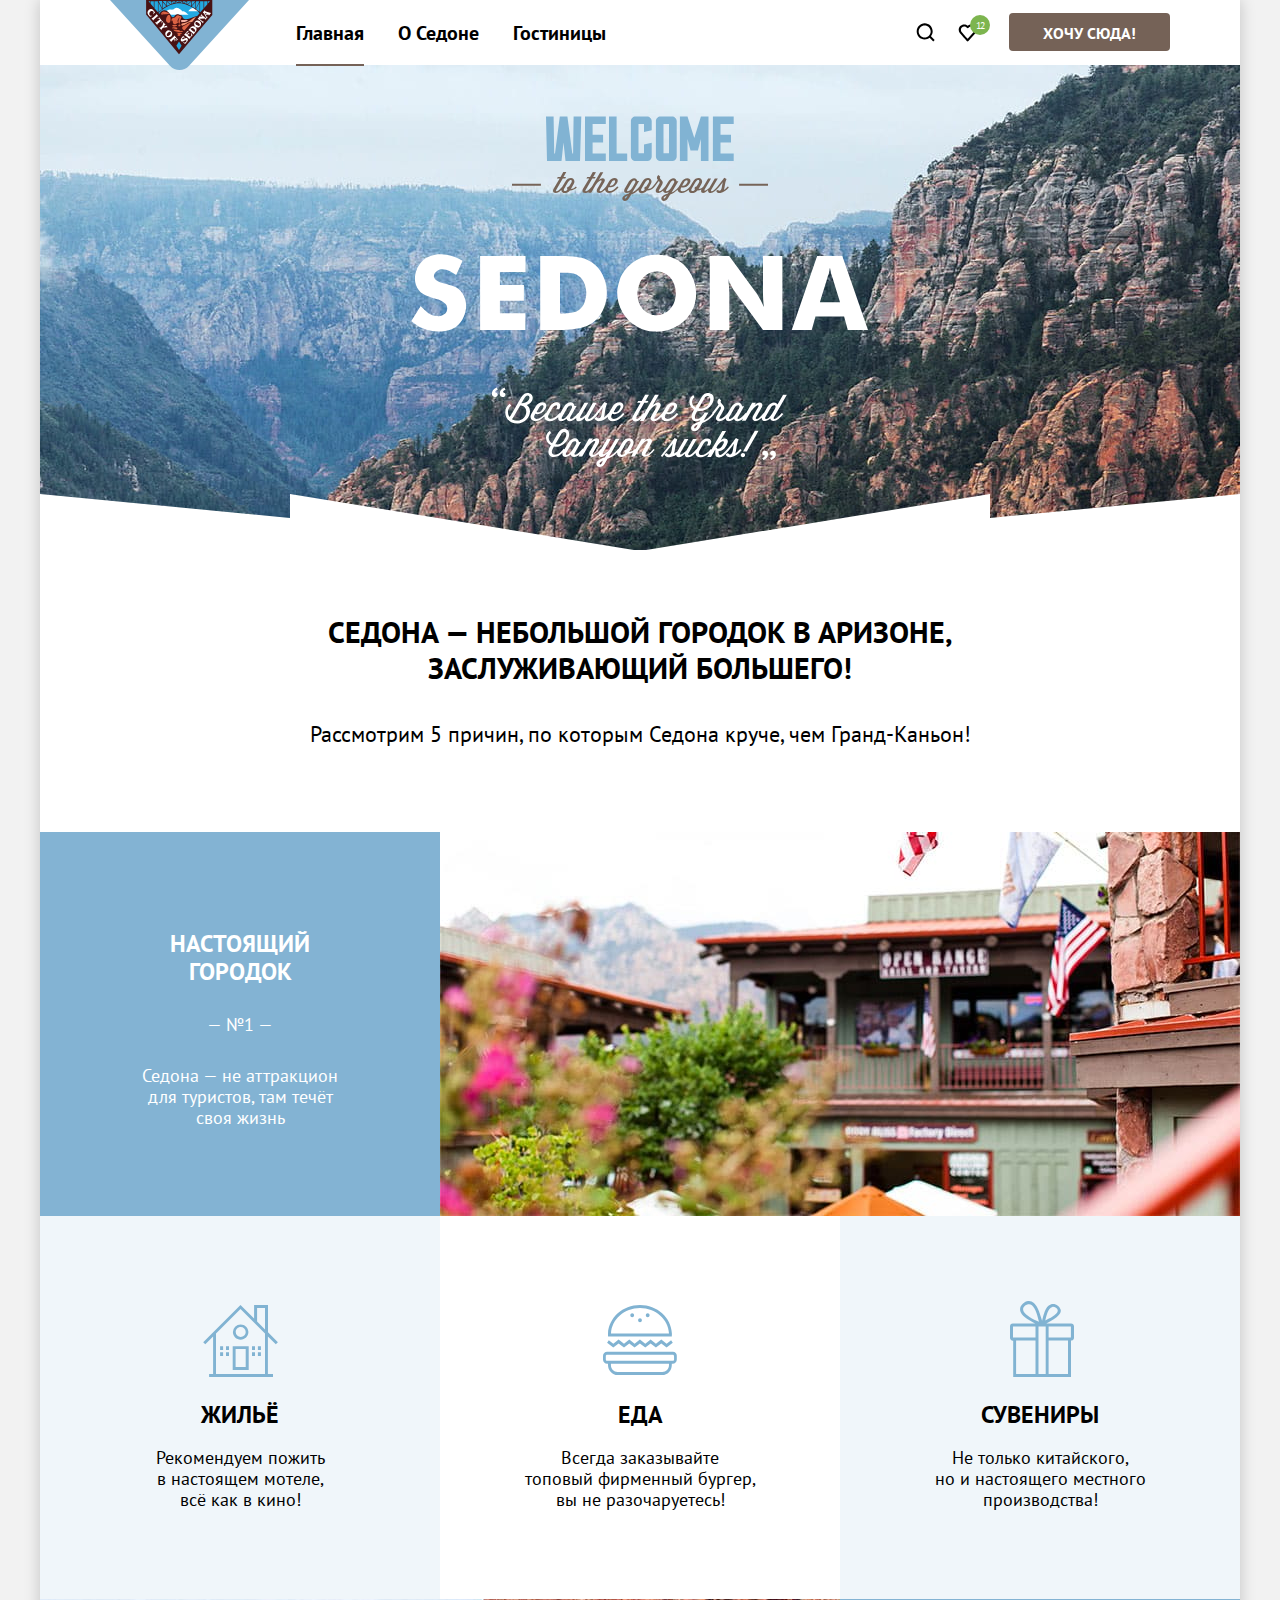
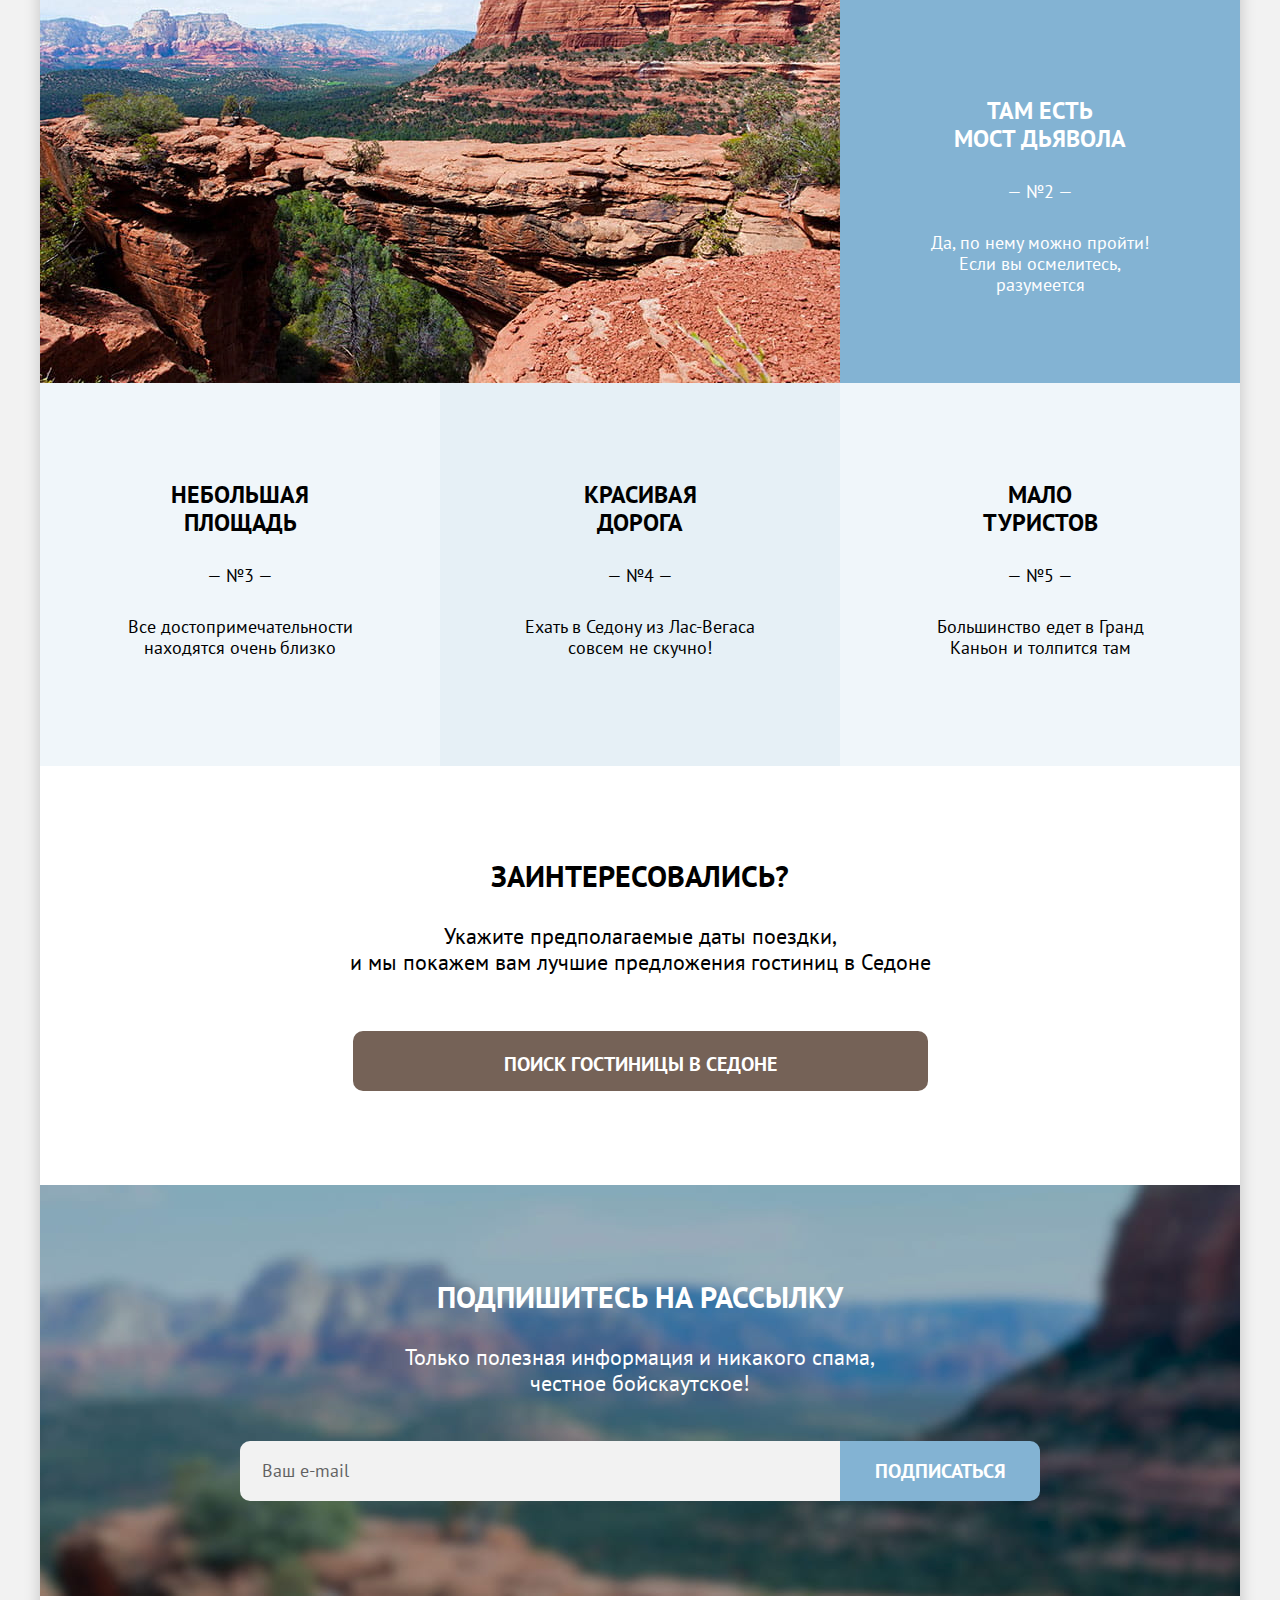
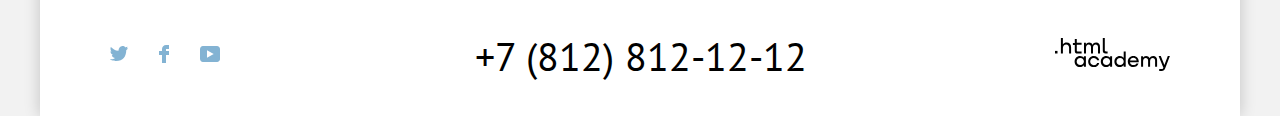
<file: index.html>
<!DOCTYPE html>
<html lang="ru">
  <head>
    <meta charset="UTF-8">
    <meta http-equiv="X-UA-Compatible" content="IE=edge">
    <meta name="viewport" content="width=device-width, initial-scale=1.0">
    <title>HTML Academy: Седона</title>
    <link rel="icon" href="favicon.ico">
    <link rel="icon" sizes="32x32" type="image/png" href="./images/favicons/favicon-32x32.png">
    <link rel="stylesheet" href="./styles/styles.css">
  </head>
  <body class="page-container">
    <header class="page-header">
      <nav class="navigation container">
        <a class="logo-link">
          <span class="visually-hidden">Переход на главную страницу</span>
          <img class="logo-image" src="./images/content/logo.svg" width="139" height="70" alt="Логотип сайта Седона.">
        </a>
        <ul class="navigation-list navigation-list-links reset-list">
          <li class="navigation-item">
            <a class="navigation-link navigation-link-current">Главная</a>
          </li>
          <li class="navigation-item">
            <a class="navigation-link" href="#">О Седоне</a>
          </li>
          <li class="navigation-item">
            <a class="navigation-link" href="catalog.html">Гостиницы</a>
          </li>
        </ul>
        <ul class="navigation-list user-list reset-list">
          <li class="user-item">
            <a class="navigation-link icon-link navigation-link-search" href="#">
              <svg class="user-icon" width="19" height="19" viewBox="0 0 19 19" fill="currentColor" xmlns="http://www.w3.org/2000/svg" role="img" aria-label="Иконка поиска.">
                <path d="M18.6821 16.9114L14.9821 13.2114C15.9821 11.9114 16.6821 10.2114 16.6821 8.31142C16.6821 3.91142 13.0821 0.311417 8.68207 0.311417C4.28207 0.311417 0.682068 4.01142 0.682068 8.41142C0.682068 12.8114 4.28207 16.4114 8.68207 16.4114C10.4821 16.4114 12.1821 15.8114 13.5821 14.7114L17.2821 18.4114L18.6821 16.9114ZM8.68207 14.4114C5.38207 14.4114 2.68207 11.7114 2.68207 8.41142C2.68207 5.11142 5.38207 2.41142 8.68207 2.41142C11.9821 2.41142 14.6821 5.11142 14.6821 8.41142C14.6821 11.7114 11.9821 14.4114 8.68207 14.4114Z"/>
              </svg>
              <span class="visually-hidden">Поиск по сайту</span>
            </a>
          </li>
          <li class="user-item">
            <a class="navigation-link icon-link navigation-link-favourites" href="#">
              <svg  class="user-icon" width="19" height="18" viewBox="0 0 19 18" fill="currentColor" xmlns="http://www.w3.org/2000/svg" role="img" aria-label="Иконка избранного.">
                <path d="M9.58207 17.4114C9.28207 17.4114 8.98207 17.3114 8.78207 17.0114C3.38207 10.9114 2.08207 9.51142 1.78207 9.11142C1.08207 8.21142 0.682068 7.01142 0.682068 5.81142C0.682068 2.81142 3.08207 0.411423 6.18207 0.411423C7.48207 0.411423 8.68207 0.911423 9.68207 1.71142C10.6821 0.911423 11.9821 0.411423 13.1821 0.411423C16.1821 0.411423 18.6821 2.81142 18.6821 5.81142C18.6821 7.11142 18.1821 8.31142 17.3821 9.21142L10.3821 17.1114C10.1821 17.3114 9.98207 17.4114 9.58207 17.4114ZM3.58207 7.91142C3.88207 8.31142 7.08207 11.9114 9.68207 14.8114L15.8821 7.81142C16.3821 7.31142 16.5821 6.61142 16.5821 5.81142C16.5821 4.01142 15.0821 2.51142 13.2821 2.51142C12.2821 2.51142 11.2821 3.01142 10.5821 3.81142C10.2821 4.11142 9.98207 4.21142 9.68207 4.21142C9.38207 4.21142 9.08207 4.01142 8.88207 3.81142C8.18207 3.01142 7.18207 2.51142 6.18207 2.51142C4.38207 2.51142 2.88207 4.01142 2.88207 5.81142C2.78207 6.71142 3.18207 7.41142 3.58207 7.91142C3.48207 7.91142 3.48207 7.91142 3.58207 7.91142Z"/>
              </svg>
              <span class="visually-hidden">Избранное</span>
              <span class="number-favourites">12</span>
            </a>
          </li>
          <li class="user-item">
            <a class="navigation-link button-link" href="#">Хочу сюда!</a>
          </li>
        </ul>
      </nav>
    </header>

    <main class="page-main main-container">
      <section class="preview">
        <h1 class="visually-hidden">Курорт Седона</h1>
        <div class="preview-image-wrapper">
          <img class="preview-image" src="./images/content/welcome.svg" width="458" height="352" alt="Добро пожаловать в Седону.">
        </div>
      </section>
      <section class="advantages">
        <h2 class="advantages-title title">Седона — небольшой городок в Аризоне,
          заслуживающий большего!</h2>
        <p class="page-text">Рассмотрим 5 причин, по которым Седона круче, чем Гранд-Каньон!</p>
        <ol class="advantages-list reset-list">
          <li class="advantages-item advantages-item-city">
            <div class="advantage-wrapper">
              <h3 class="advantages-title">Настоящий
                городок</h3>
              <p class="advantages-number">— №1 —</p>
              <p class="advantages-description">Седона — не аттракцион<br> для туристов, там течёт<br> своя жизнь</p>
            </div>
            <img class="advantage-image" src="./images/content/advantages-city.jpg" width="800" height="384" alt="Красивый вид на Седону.">
            <ul class="reasons-list reset-list">
              <li class="reasons-item">
                <h4 class="advantages-title reasons-title">Жильё</h4>
                <p class="reasons-description">Рекомендуем пожить<br>
                  в настоящем мотеле,<br>
                  всё как в кино!</p>
              </li>
              <li class="reasons-item">
                <h4 class="advantages-title reasons-title">Еда</h4>
                <p class="reasons-description">Всегда заказывайте<br>
                  топовый фирменный бургер, вы не разочаруетесь!</p>
              </li>
              <li class="reasons-item">
                <h4 class="advantages-title reasons-title">Сувениры</h4>
                <p class="reasons-description">Не только китайского,<br>
                  но и настоящего местного производства!</p>
              </li>
            </ul>
          </li>
          <li class="advantages-item advantages-item-bridge">
              <img class="advantage-image" src="./images/content/advantages-bridge.jpg" width="800" height="384" alt="Вид на мост дьявола.">
              <div class="advantage-wrapper advantage-wrapper-bridge">
                <h3 class="advantages-title">Там есть мост дьявола</h3>
                <p class="advantages-number">— №2 —</p>
                <p class="advantages-description">Да, по нему можно пройти! Если вы осмелитесь, разумеется</p>
              </div>
          </li>
          <li class="advantages-item advantages-item-square advantage-item">
            <h3 class="advantages-title">Небольшая площадь</h3>
            <p class="advantages-number">— №3 —</p>
            <p class="advantages-description">Все достопримечательности
              находятся очень близко</p>
          </li>
          <li class="advantages-item advantage-item advantages-item-road">
            <h3 class="advantages-title">Красивая дорога</h3>
            <p class="advantages-number">— №4 —</p>
            <p class="advantages-description">Ехать в Седону из Лас-Вегаса совсем не скучно!</p>
          </li>
          <li class="advantages-item advantages-item-tourist advantage-item">
            <h3 class="advantages-title">Мало туристов</h3>
            <p class="advantages-number">— №5 —</p>
            <p class="advantages-description">Большинство едет в Гранд Каньон и толпится там</p>
          </li>
        </ol>
      </section>
      <section class="search-hotels">
        <h2 class="visually-hidden">Поиск гостиниц в Седоне</h2>
        <p class="title search-title">Заинтересовались?</p>
        <p class="page-text search-text">Укажите предполагаемые даты поездки,<br>
        и мы покажем вам лучшие предложения гостиниц в Седоне</p>
        <a class="search-link button-link" href="#">ПОИСК ГОСТИНИЦЫ В седоне</a>
      </section>
      <section class="subscription">
        <h2 class="visually-hidden">Подписка на рассылку</h2>
        <p class="title subscription-title">Подпишитесь на рассылку</p>
        <p class="page-text subscription-text">Только полезная информация и никакого спама, честное бойскаутское!</p>
        <form class="email-form" action="https://echo.htmlacademy.ru/" method="post">
          <label class="visually-hidden" for="email">Ваш e-mail</label>
          <input class="email-field" id="email" type="email" name="email" placeholder="Ваш e-mail" required>
          <button class="button button-mail" type="submit">Подписаться</button>
        </form>
      </section>
    </main>

    <footer class=" page-footer container">
      <ul class="social-list reset-list">
        <li class="social-item">
          <span class="visually-hidden">Твиттер</span>
          <a class="social-link social-link-twitter" href="https://twitter.com/htmlacademy_ru">
            <svg class="social-link-image" width="18" height="15" viewBox="0 0 18 15" fill="currentColor" xmlns="http://www.w3.org/2000/svg" role="img" aria-label="Иконка Твиттера.">
              <path d="M11.6 0.200056C13.4 -0.299944 14.8 0.500056 15.4 1.40006C16.1 1.20006 16.8 0.900056 17.5 0.700056C17.5 1.60006 16.9 2.20006 16.6 2.50006C17.3 2.60006 18 1.90006 18 1.90006C17.8 2.90006 16.9 3.70006 16.3 3.90006C16.1 10.7001 13 15.1001 5.7 15.0001C5.1 15.0001 5.8 15.0001 5.2 15.0001C4.8 15.0001 0.8 14.5001 0 13.1001C2.4 13.3001 4.1 12.7001 5 11.9001C4 11.6001 2.1 11.5001 1.8 9.00006C2.2 9.10006 2.4 9.20006 3.1 9.10006C1.8 8.30006 0.4 7.50006 0.5 5.30006C0.8 5.60006 1.6 5.80006 1.9 5.80006C1.1 5.60006 -0.2 2.50006 0.9 0.900056C2.8 2.80006 4.9 4.50006 8.5 4.70006C8.7 2.30006 9.7 0.800056 11.6 0.200056Z"/>
            </svg>
          </a>
        </li>
        <li class="social-item">
          <span class="visually-hidden">Фейсбук</span>
          <a class="social-link social-link-facebook" href="https://www.facebook.com/htmlacademy">
            <svg class="social-link-image" width="10" height="18" viewBox="0 0 10 18" fill="currentColor" xmlns="http://www.w3.org/2000/svg" role="img" aria-label="Иконка Фейсбука.">
              <path d="M7 0C4.8 0 3 1.8 3 4V6H0V10H3V18H7V10H10V6H7V4H10V0H7Z"/>
            </svg>
          </a>
        </li>
        <li class="social-item">
          <span class="visually-hidden">Ютуб</span>
          <a class="social-link social-link-youtube" href="https://www.youtube.com/c/HTMLAcademyRUS">
            <svg class="social-link-image" width="20" height="16" viewBox="0 0 20 16" fill="currentColor" xmlns="http://www.w3.org/2000/svg" role="img" aria-label="Иконка Ютуб.">
              <g clip-path="url(#clip0_24196_686)">
              <path d="M17 0H2.9C1.2 0 0 1.5 0 3.2V12.7C0 14.5 1.2 16 2.9 16H17.2C18.7 16 20.1 14.5 20.1 12.8V3.2C19.9 1.5 18.7 0 17 0ZM7 11.8V4.2L13.7 8L7 11.8Z"/>
              </g>
              <defs>
              <clipPath id="clip0_24196_686">
              <rect width="20" height="16" fill="white"/>
              </clipPath>
              </defs>
            </svg>
          </a>
        </li>
      </ul>
      <a class="tel-academy" href="tel:+78128121212">
        <span class="visually-hidden">Контактный номер телефона.</span>
        +7 (812) 812-12-12</a>
      <a class="logo-academy" href="https://htmlacademy.ru/">
        <span class="visually-hidden">Перейти на сайт HTML Academy.</span>
        <svg  class="logo-academy-image" width="115" height="33" viewBox="0 0 115 33" fill="none" xmlns="http://www.w3.org/2000/svg" role="img" aria-label="Логотип HTML Academy.">
          <path d="M0 12.9V15.5H2.5V12.9H0Z" fill="black"/>
          <path d="M11.6 4.5C10 4.5 8.80002 5.2 8.00002 6.2H7.90002V0H5.90002V15.5H7.90002V10.2C7.90002 8.1 9.20002 6.6 11.2 6.6C13 6.6 14.1 8 14.1 9.8V15.5H16.1V9.4C16.2 6.4 14.3 4.5 11.6 4.5Z" fill="black"/>
          <path d="M26.6 4.79998H21.8V1.09998H19.8V4.89998H17.9V6.89998H19.8V12.9C19.8 14.6 20.8 15.6 22.5 15.6H26.6V13.6H22.9C22.2 13.6 21.8 13.2 21.8 12.5V6.79998H26.6V4.79998Z" fill="black"/>
          <path d="M41.1 4.59998C39.5 4.59998 38.2 5.39998 37.6 6.69998H37.5C36.9 5.49998 35.7 4.59998 34.1 4.59998C32.7 4.59998 31.6 5.39998 31 6.39998H30.9V4.79998H29V15.4H31V9.99998C31 7.99998 32 6.49998 33.6 6.49998C35.1 6.49998 36 7.49998 36 9.09998V15.4H38V9.79998C38 7.39998 39.4 6.49998 40.6 6.49998C42.1 6.49998 43 7.49998 43 9.09998V15.4H45V8.89998C45.1 6.39998 43.6 4.59998 41.1 4.59998Z" fill="black"/>
          <path d="M47.8 12.7C47.8 14.4 48.8 15.4 50.6 15.4H52.6V13.4H50.9001C50.2001 13.4 49.8 13 49.8 12.3V0H47.8V12.7Z" fill="black"/>
          <path d="M28.9 19.7C28 18.6 26.7 17.9 25 17.9C21.9 17.9 19.6 20.2 19.6 23.5C19.6 26.8 21.9 29.1 25 29.1C26.8 29.1 28 28.3 28.8 27.2H28.9V28.8H30.9V18.2H28.9V19.7ZM25.3 27.1C23.1 27.1 21.7 25.5 21.7 23.5C21.7 21.5 23.1 19.9 25.3 19.9C27.5 19.9 28.9 21.5 28.9 23.5C28.9 25.4 27.5 27.1 25.3 27.1Z" fill="black"/>
          <path d="M44.2 22C43.7 19.6 41.5999 17.9 38.7999 17.9C35.3999 17.9 33.2 20.4 33.2 23.5C33.2 26.6 35.3999 29.1 38.7999 29.1C41.5999 29.1 43.7 27.3 44.2 24.9H42.0999C41.6999 26.2 40.3999 27.2 38.7999 27.2C36.5999 27.2 35.2 25.6 35.2 23.6C35.2 21.6 36.5999 20 38.7999 20C40.3999 20 41.5999 21 42.0999 22.2H44.2V22Z" fill="black"/>
          <path d="M55.1 19.7C54.2 18.6 52.9001 17.9 51.2001 17.9C48.1001 17.9 45.8 20.2 45.8 23.5C45.8 26.8 48.1001 29.1 51.2001 29.1C53.0001 29.1 54.2 28.3 55 27.2H55.1V28.8H57.1V18.2H55.1V19.7ZM51.5 27.1C49.3 27.1 47.9001 25.5 47.9001 23.5C47.9001 21.5 49.3 19.9 51.5 19.9C53.7 19.9 55.1 21.5 55.1 23.5C55.1 25.4 53.6 27.1 51.5 27.1Z" fill="black"/>
          <path d="M68.7 19.8C67.8 18.7 66.5 17.9 64.8 17.9C61.7 17.9 59.4 20.2 59.4 23.5C59.4 26.8 61.6 29.1 64.8 29.1C66.5 29.1 67.8 28.3 68.6 27.3H68.7V28.8H70.7V13.4H68.7V19.8ZM65.1 27.1C62.9 27.1 61.5 25.5 61.5 23.5C61.5 21.5 62.9 19.9 65.1 19.9C67.3 19.9 68.7 21.5 68.7 23.5C68.6 25.5 67.2 27.1 65.1 27.1Z" fill="black"/>
          <path d="M78.3 17.9C75 17.9 72.8 20.4 72.8 23.5C72.8 26.5 74.9 29.1 78.3 29.1C80.8 29.1 82.8 27.8 83.5 25.5H81.4C80.9 26.5 79.8 27.1 78.4 27.1C76.5 27.1 75.1 25.8 75 24.2H83.8C84 20.6 81.8 17.9 78.3 17.9ZM78.3 19.8C80 19.8 81.3 20.8 81.6 22.4H75.1C75.4 20.9 76.6 19.8 78.3 19.8Z" fill="black"/>
          <path d="M98.2 17.9C96.6 17.9 95.3 18.7 94.6 19.9H94.5C93.9 18.7 92.7 17.9 91.1 17.9C89.7 17.9 88.6 18.6 88 19.7V18.2H86.1V28.8H88.1V23.4C88.1 21.4 89.1 20 90.7 19.9C92.2 19.9 93.1 20.9 93.1 22.5V28.8H95.1V23.2C95.1 20.8 96.5 19.9 97.7 19.9C99.2 19.9 100.1 20.9 100.1 22.5V28.8H102.1V22.3C102.2 19.7 100.7 17.9 98.2 17.9Z" fill="black"/>
          <path d="M109.4 27L105.8 18.1H103.6L108.4 29.7C108.1 30.6 107.7 30.9 106.7 30.9H104.2V32.9H106.7C108.5 32.9 109.5 32.1 110.2 30.3L114.9 18.1H112.8L109.4 27Z" fill="black"/>
        </svg>
      </a>
    </footer>

    <div class="fixed-overlay modal-container-close">
      <div class="modal-window">
          <button class="modal-close-button" type="button">
            <span class="visually-hidden">Закрыть окно поиска гостиницы в Седоне.</span>
          </button>
          <section class="modal-content">
            <h2 class="modal-title">Поиск гостиницы в Седоне</h2>
            <form action="https://echo.htmlacademy.ru/" method="post">
              <div class="modal-form">
                <div class="field-group">
                  <label class="date-wrapper">
                    <span class="modal-name name-date">Дата заезда:</span>
                    <input class="modal-input input-date" type="text" name="date" value="27 апреля 2020" placeholder="Укажите дату" required>
                  </label>
                  <p class="inform-text mistake-form">Мы не можем отправить вас в прошлое.</p>
                </div>
                <div class="field-group">
                  <label class="date-wrapper">
                    <span class="modal-name name-date">Дата выезда:</span>
                    <input class="modal-input input-date" type="text" name="date" value="1 сентября 2021" placeholder="Укажите дату" required>
                  </label>
                  <p class="inform-text success-form">На эти даты есть свободные номера. Пока есть.</p>
                </div>
                <div class="count-people">
                  <p class="count-wrapper count-wrapper-adult">
                    <label class="modal-name" for="adult">Взрослые:</label>
                    <input class="modal-input count-input" type="number" name="adult" id="adult" min="1" max="10" value="2" required>
                    <button class="remove" type="button">
                      <span class="visually-hidden">Уменьшить количество взрослых.</span>
                    </button>
                    <button class="add" type="button">
                      <span class="visually-hidden">Уменьшить количество взрослых.</span>
                    </button>
                  </p>
                  <p class="count-wrapper count-wrapper-children">
                    <span class="form-label">
                      <label class="modal-name" for="children-people">Дети:</label>
                      <span class="tooltip">
                        <button class="tooltip-toggle" type="button" aria-labelledby="tooltip-label">
                          <svg  class="tooltip-icon" width="1" height="9" viewBox="0 0 1 9" fill="currentColor" xmlns="http://www.w3.org/2000/svg" role="img" aria-label="Иконка тултипа.">
                            <g clip-path="url(#clip0_18711_289)">
                            <path d="M0 9H1L1 3H0L0 9Z"/>
                            <path d="M1 0H0V1H1V0Z"/>
                            </g>
                            <defs>
                            <clipPath id="clip0_18711_289">
                            <rect width="1" height="9"/>
                            </clipPath>
                            </defs>
                          </svg>
                        </button>
                        <span class="tooltip-text" role="tooltip" id="tooltip-label">
                      Укажите количество детей, которые будут с вами, возраст которых от 6 до 18 лет. Дети до 6 лет размещаются бесплатно.
                        </span>
                      </span>
                    </span>
                    <input class="modal-input count-input" type="number" id="children-people" name="children" min="1" max="10" value="1" required>
                    <button class="remove" type="button">
                      <span class="visually-hidden">Уменьшить количество детей.</span>
                    </button>
                    <button class="add" type="button">
                      <span class="visually-hidden">Увеличить количество детей.</span>
                    </button>
                  </p>
                </div>
                <div class="button-wrapper">
                  <button class="modal-button-search" type="submit">Найти</button>
                </div>
              </div>
            </form>
          </section>
        </div>
      </div>
  </body>
</html>
</file>
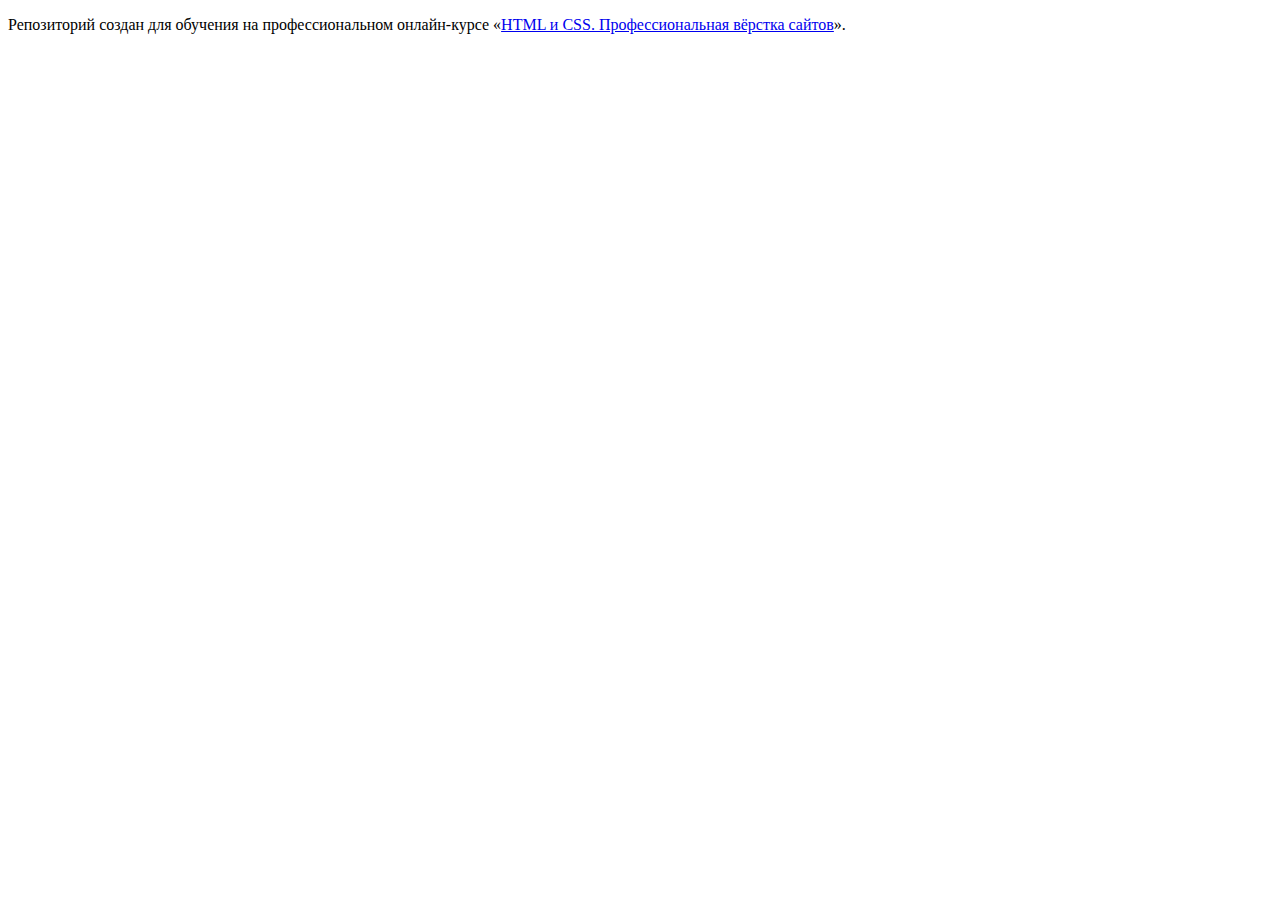
<file: 1/index.html>
<!DOCTYPE html>
<html lang="ru">
  <head>
    <meta charset="utf-8">
    <title>HTML Academy: Седона</title>
    <base href="https://htmlacademy-htmlcss.github.io/1875081-sedona-33/1/">
</head>
  <body>

    <p>Репозиторий создан для обучения на профессиональном онлайн‑курсе «<a href="https://htmlacademy.ru/intensive/htmlcss">HTML и CSS. Профессиональная вёрстка сайтов</a>».</p>

  </body>
</html>
</file>
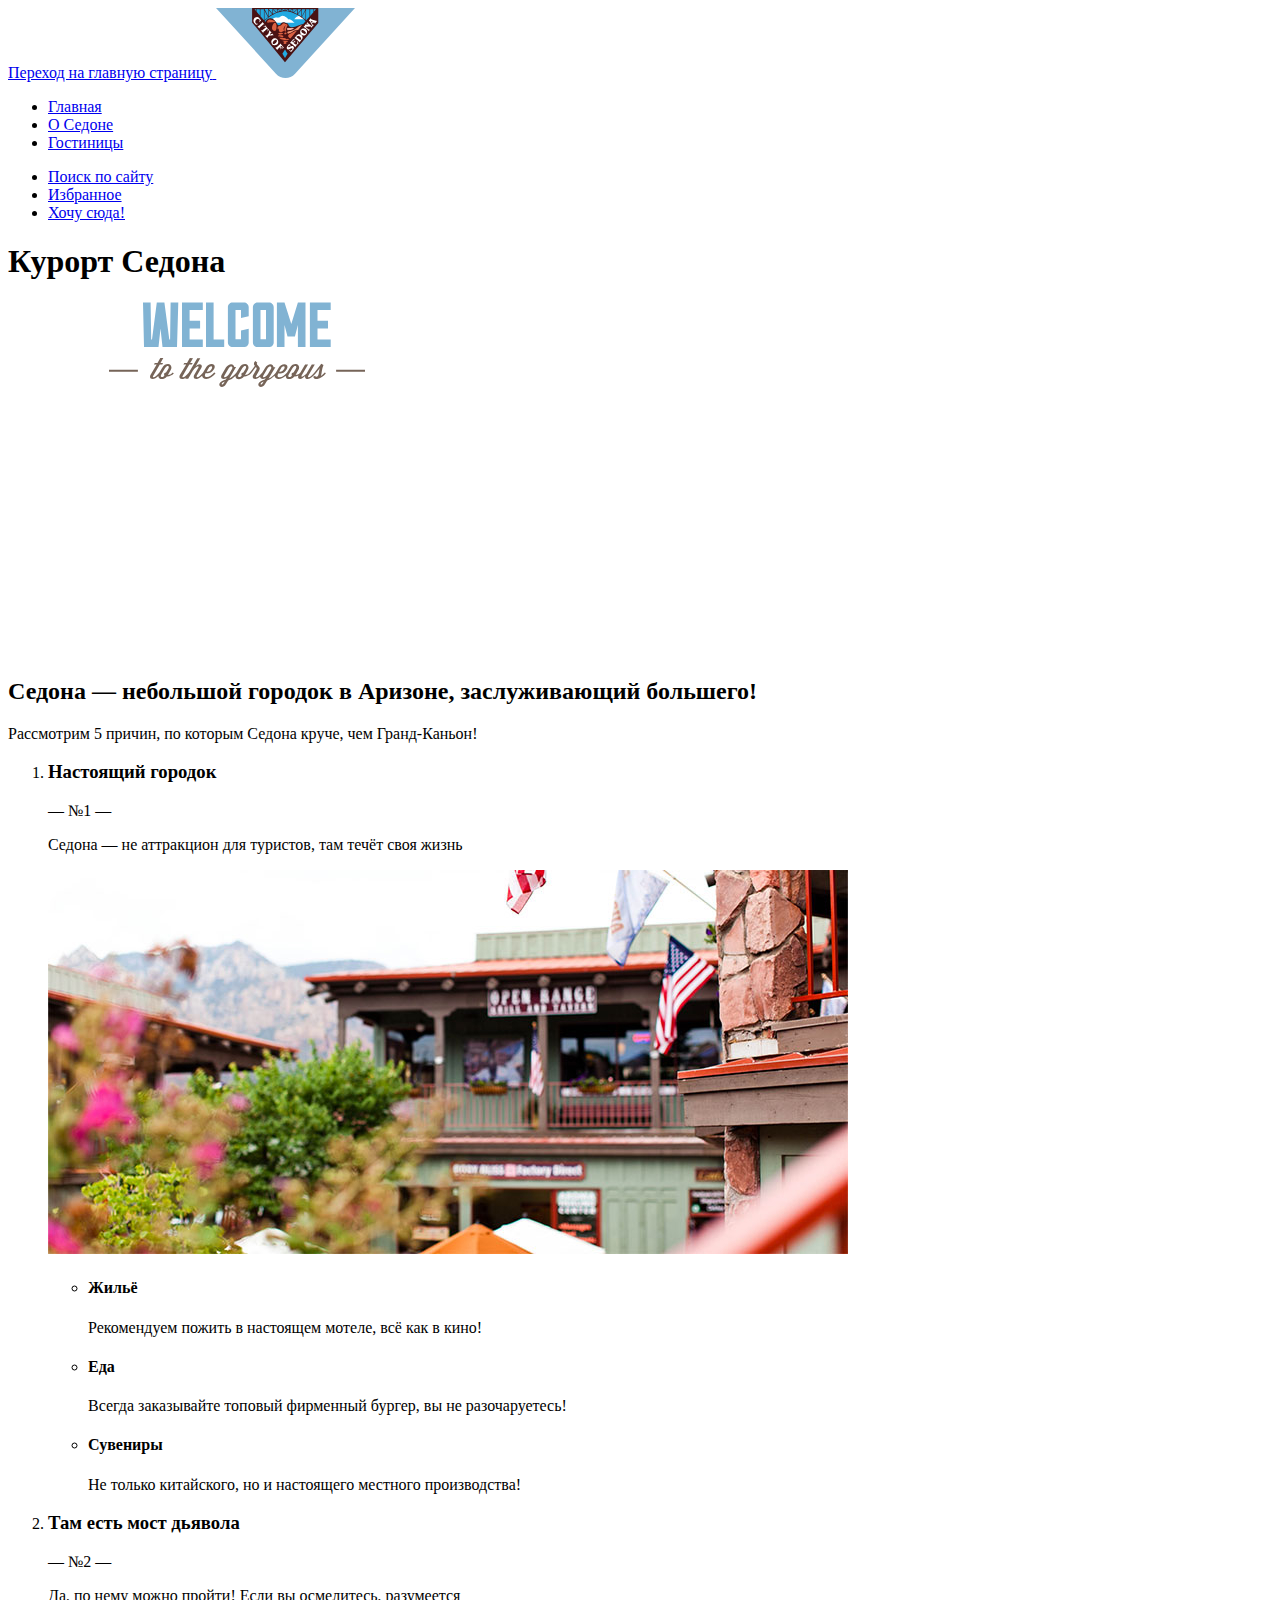
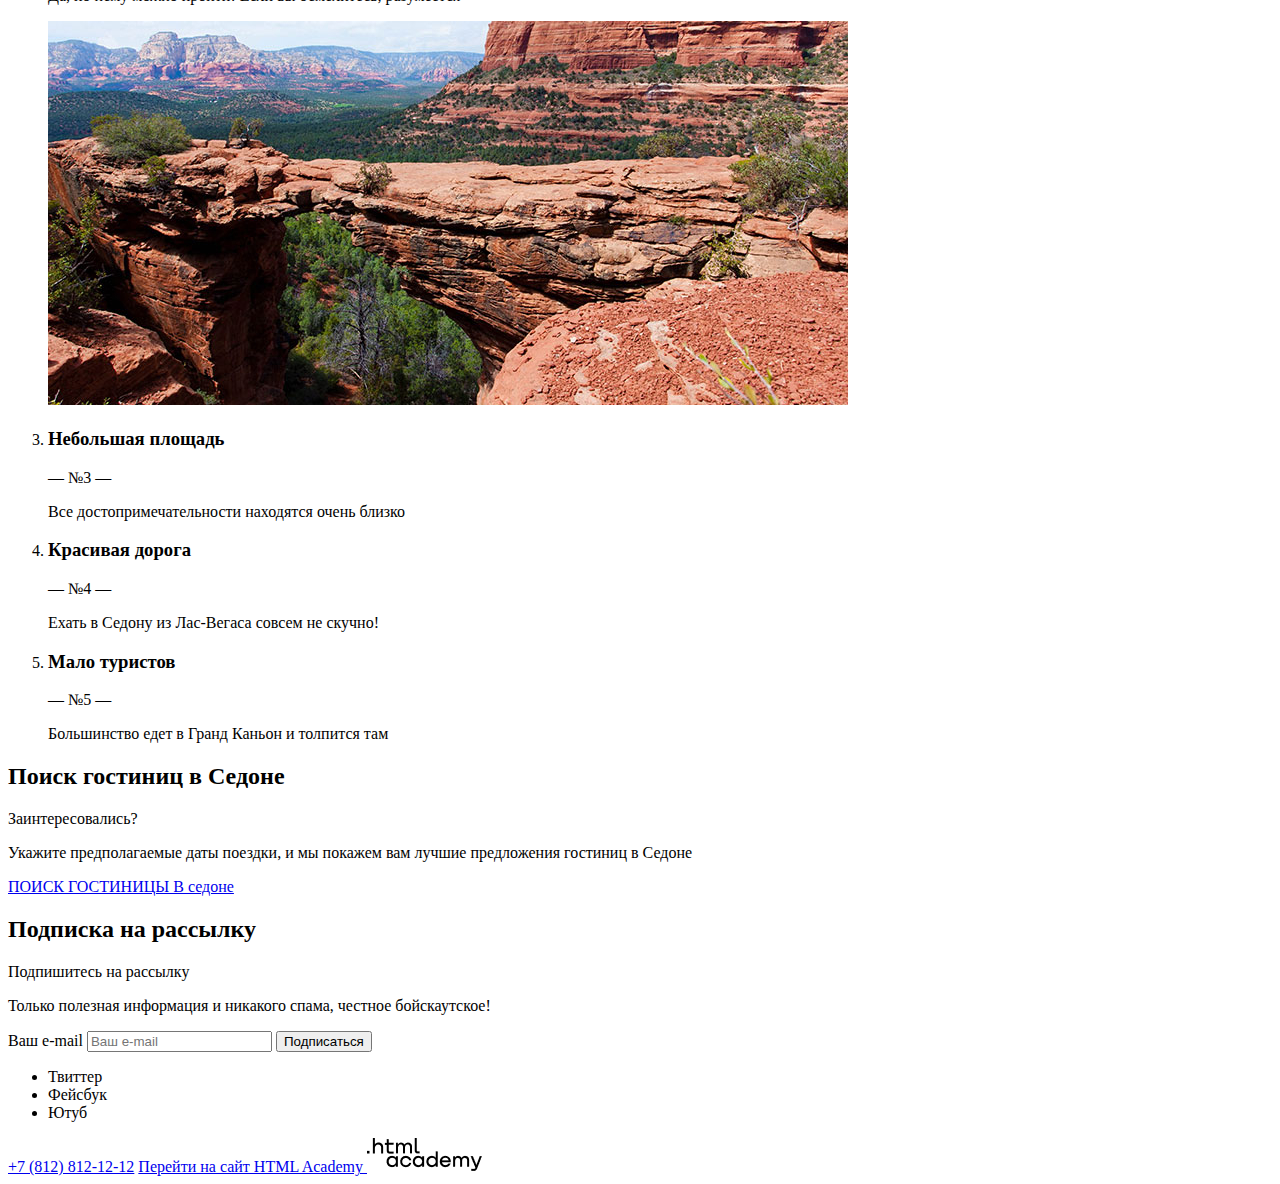
<file: 2/index.html>
<!DOCTYPE html>
<html lang="ru">
  <head>
    <meta charset="UTF-8">
    <meta http-equiv="X-UA-Compatible" content="IE=edge">
    <meta name="viewport" content="width=device-width, initial-scale=1.0">
    <title>HTML Academy: Седона</title>
    <base href="https://htmlacademy-htmlcss.github.io/1875081-sedona-33/2/">
</head>
  <body>
    <!--Шапка с навигацией-->
    <header class="page-header">
      <div class="container">
        <nav class="navigation">
          <a class="logo-link" href="index.html">
            <span class="visually-hidden">Переход на главную страницу</span>
            <img class="logo-image" src="./img/icons/logo.svg" alt="Логотип сайта Седона." width="139" height="70">
          </a>

          <ul class="navigation-list">
            <li class="navigation-item">
              <a class="navigation-link navigation-link-current" href="#">Главная</a>
            </li>
            <li class="navigation-item">
              <a class="navigation-link" href="#">О Седоне</a>
            </li>
            <li class="navigation-item">
              <a class="navigation-link" href="catalog.html">Гостиницы</a>
            </li>
          </ul>

          <ul class="navigation-list user-list">
            <li class="navigation-item">
              <a class="navigation-link" href="#">
                <span class="visually-hidden">Поиск по сайту</span>
              </a>
              </li>
            <li class="navigation-item">
              <a class="navigation-link" href="#">
                <span class="visually-hidden">Избранное</span>
              </a>
            </li>
            <li class="navigation-item">
              <a class="navigation-link" href="#">Хочу сюда!</a>
            </li>
          </ul>
        </nav>
      </div>
    </header>
    <!--Основное содержимое-->
    <main class="page-main">
      <!--Секция превью-->
      <section class="preview">
        <h1 class="visually-hidden">Курорт Седона</h1>
        <div class="preview-image-wrapper">
          <img class="preview-image" src="./img/images/welcome.svg" alt="Добро пожаловать в Седону." width="458" height="352">
        </div>
      </section>

      <!--Секция преимуществ-->
      <section class="advantages">
        <h2 class="advantages-title title">Седона — небольшой городок в Аризоне,
          заслуживающий большего!</h2>
        <p class="advantages-text">Рассмотрим 5 причин, по которым Седона круче, чем Гранд-Каньон!</p>
        <ol class="advantages-list">
          <li class="advantages-item">
            <div class="advantage-wrapper">
              <h3 class="advantages-title">Настоящий
                городок</h3>
              <span class="advantages-number">— №1 —</span>
              <p class="advantages-description">Седона — не аттракцион для туристов, там течёт
                своя жизнь</p>
            </div>
            <img class="advantage-image" src="./img/images/advantages-city.jpg" alt="Красивый вид на Седону." width="800" height="384">
            <!--Список внутри первого пункта списка-->
            <ul class="reasons-list">
              <li class="reasons-item">
                <h4 class="reasons-title">Жильё</h4>
                <p class="reasons-description">Рекомендуем пожить
                  в настоящем мотеле,
                  всё как в кино!</p>
              </li>
              <li class="reasons-item">
                <h4 class="reasons-title">Еда</h4>
                <p class="reasons-description">Всегда заказывайте
                  топовый фирменный бургер, вы не разочаруетесь!</p>
              </li>
              <li class="reasons-item">
                <h4 class="reasons-title">Сувениры</h4>
                <p class="reasons-description">Не только китайского,
                  но и настоящего местного производства!</p>
              </li>
            </ul>
          </li>
          <li class="advantages-item">
            <div class="advantage-wrapper">
            <h3 class="advantages-title">Там есть
              мост дьявола</h3>
            <span class="advantages-number">— №2 —</span>
            <p class="advantages-description">Да, по нему можно пройти! Если вы осмелитесь, разумеется</p>
            </div>
            <img class="advantage-image" src="./img/images/advantages-bridge.jpg" alt="Вид на мост дьявола." width="800" height="384">
          </li>
          <li class="advantages-item">
            <h3 class="advantages-title">Небольшая
              площадь</h3>
            <span class="advantages-number">— №3 —</span>
            <p class="advantages-description">Все достопримечательности
              находятся очень близко</p>
          </li>
          <li class="advantages-item">
            <h3 class="advantages-title">Красивая
              дорога</h3>
            <span class="advantages-number">— №4 —</span>
            <p class="advantages-description">Ехать в Седону из Лас-Вегаса совсем не скучно!</p>
          </li>
          <li class="advantages-item">
            <h3 class="advantages-title">Мало
              туристов</h3>
            <span class="advantages-number">— №5 —</span>
            <p class="advantages-description">Большинство едет в Гранд Каньон и толпится там</p>
          </li>
        </ol>
      </section>
      <!--Секция поиск гостиницы-->
      <section class="search-hotels">
        <h2 class="visually-hidden">Поиск гостиниц в Седоне</h2>
        <p class="title">Заинтересовались?</p>
        <p class="search-description">Укажите предполагаемые даты поездки,
          и мы покажем вам лучшие предложения гостиниц в Седоне
          </p>
        <a class="search-link" href="#">ПОИСК ГОСТИНИЦЫ В седоне</a>
      </section>
      <!--Секция подписка на рассылку-->
      <section class="subscription">
        <h2 class="visually-hidden">Подписка на рассылку</h2>
        <p class="title">Подпишитесь на рассылку</p>
        <p class="subscription-description">Только полезная информация и никакого спама,
          честное бойскаутское!</p>
        <form action="https://echo.htmlacademy.ru/" method="post">
          <label class="visually-hidden" for="email">Ваш e-mail</label>
          <input id="email" type="email" name="email" placeholder="Ваш e-mail">
          <button type="submit">Подписаться</button>
        </form>
      </section>
    </main>
    <!--Подвал-->
    <footer class="page-footer">
      <div class="container">
        <ul class="social-list">
          <li class="social-item">
            <span class="visually-hidden">Твиттер</span>
            <a class="social-link social-link-twitter" href="https://twitter.com/htmlacademy_ru"></a>
          </li>
          <li class="social-item">
            <span class="visually-hidden">Фейсбук</span>
            <a class="social-link social-link-facebook" href="https://www.facebook.com/htmlacademy"></a>
            </li>
          <li class="social-item">
            <span class="visually-hidden">Ютуб</span>
            <a class="social-link social-link-youtube" href="https://www.youtube.com/c/HTMLAcademyRUS"></a>
          </li>
        </ul>
        <a class="tel-academy" href="tel:+78128121212">+7 (812) 812-12-12</a>
        <a class="logo-academy" href="https://htmlacademy.ru/">
          <span class="visually-hidden">Перейти на сайт HTML Academy</span>
          <img class="logo-academy-img" src="./img/icons/logo_htmlacademy.png" alt="Логотип HTML Academy" width="115" height="34">
        </a>
      </div>
    </footer>
  </body>
</html>
</file>
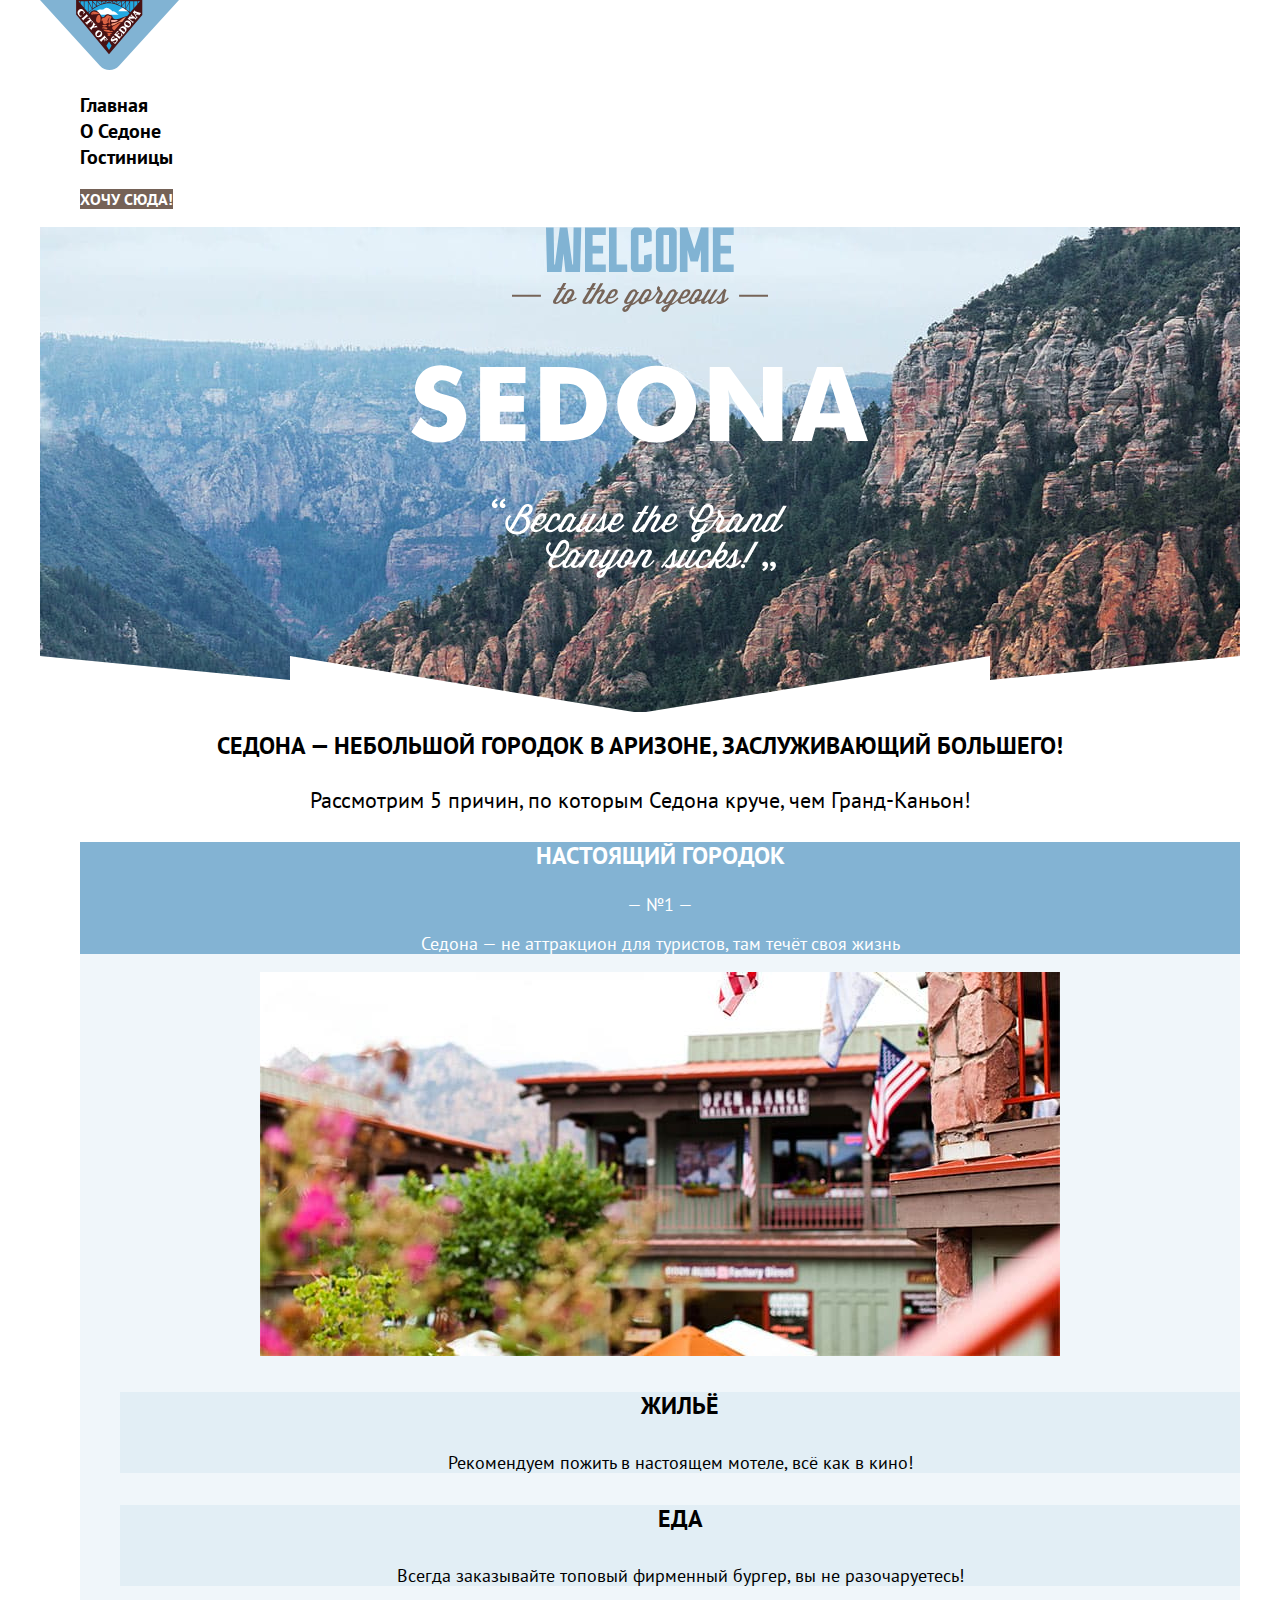
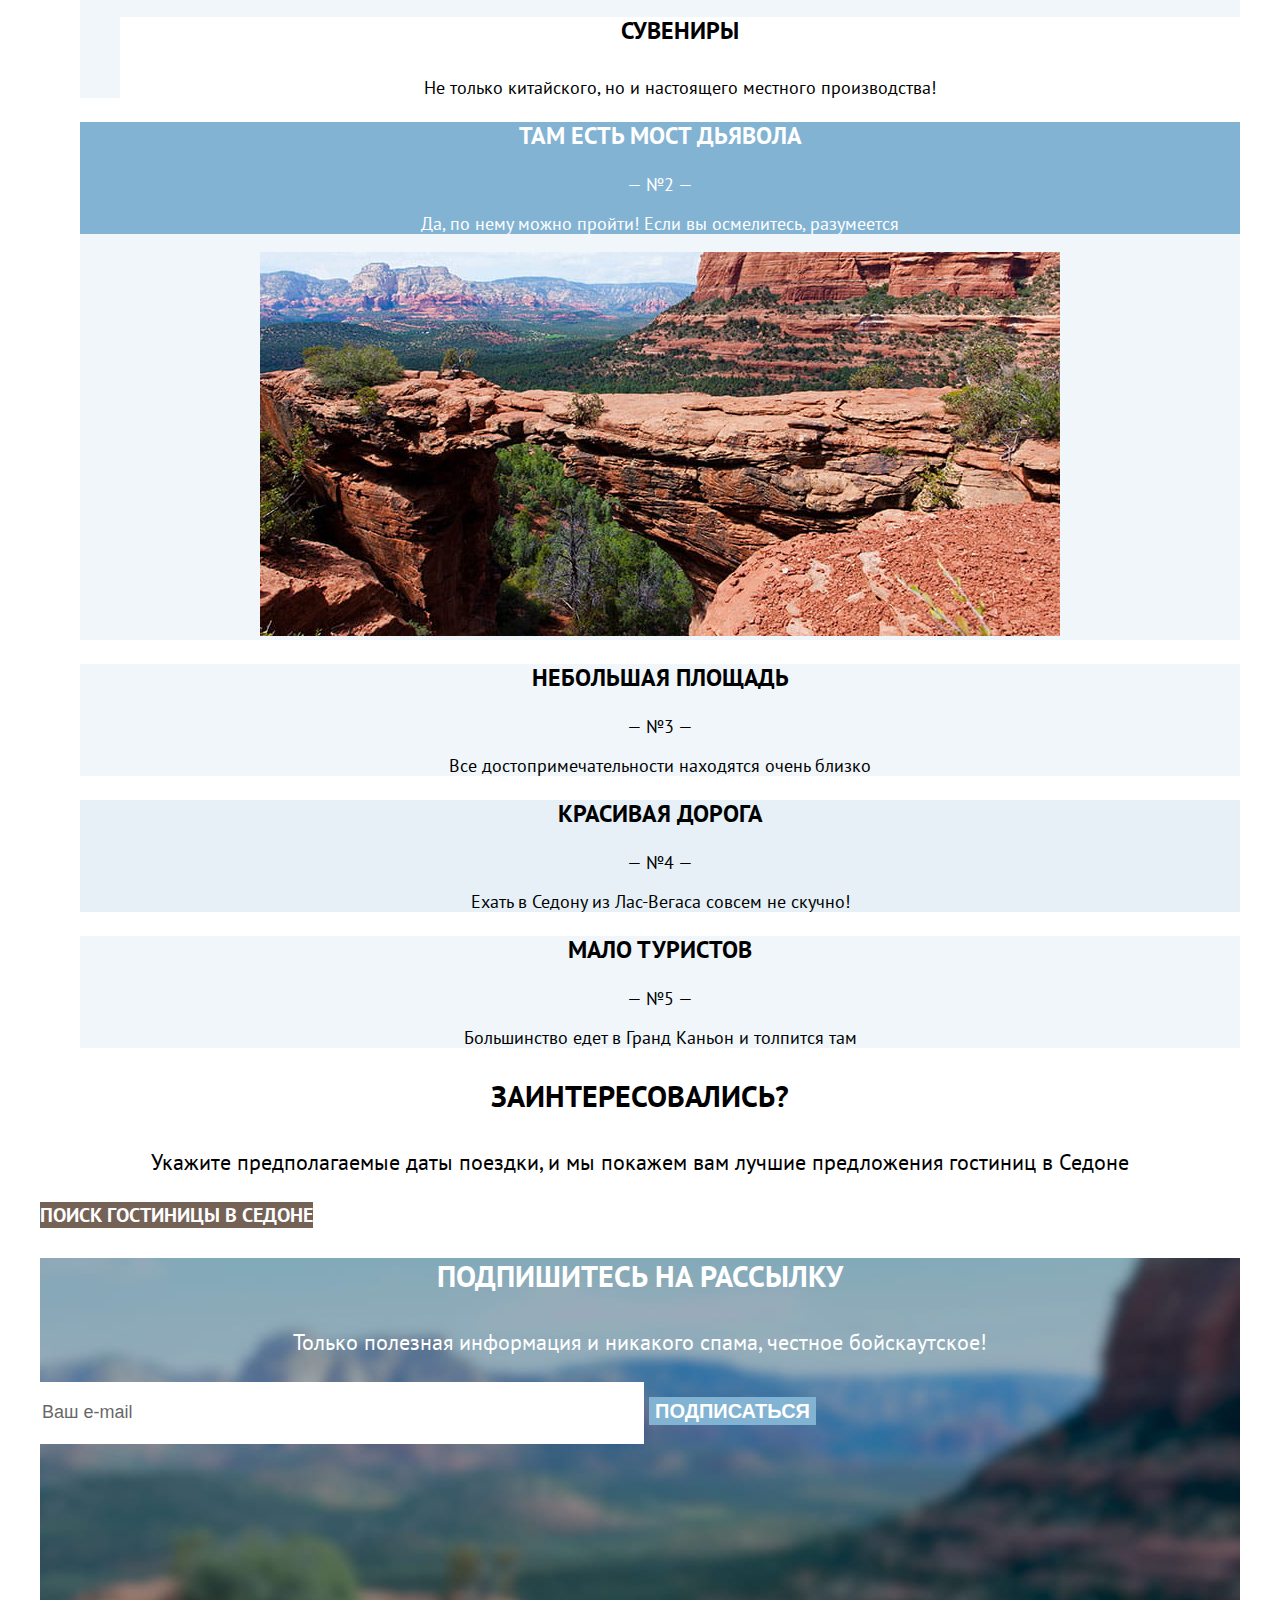
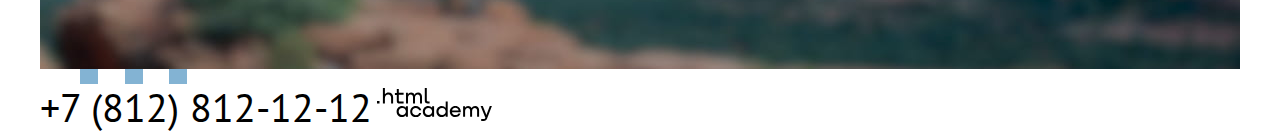
<file: 3/index.html>
<!DOCTYPE html>
<html lang="ru">
  <head>
    <meta charset="UTF-8">
    <meta http-equiv="X-UA-Compatible" content="IE=edge">
    <meta name="viewport" content="width=device-width, initial-scale=1.0">
    <title>HTML Academy: Седона</title>
    <link rel="stylesheet" href="./styles/styles.css">
    <base href="https://htmlacademy-htmlcss.github.io/1875081-sedona-33/3/">
</head>
  <body>
    <!--Шапка с навигацией-->
    <header class="page-header">
      <div class="container">
        <nav class="navigation">
          <a class="logo-link" href="index.html">
            <span class="visually-hidden">Переход на главную страницу</span>
            <img class="logo-image" src="./images/content/logo.svg" width="139" height="70" alt="Логотип сайта Седона.">
          </a>

          <ul class="navigation-list">
            <li class="navigation-item">
              <a class="navigation-link navigation-link-current" href="#">Главная</a>
            </li>
            <li class="navigation-item">
              <a class="navigation-link" href="#">О Седоне</a>
            </li>
            <li class="navigation-item">
              <a class="navigation-link" href="catalog.html">Гостиницы</a>
            </li>
          </ul>

          <ul class="navigation-list user-list">
            <li class="navigation-item">
              <a class="navigation-link" href="#">
                <span class="visually-hidden">Поиск по сайту</span>
              </a>
              </li>
            <li class="navigation-item">
              <a class="navigation-link" href="#">
                <span class="visually-hidden">Избранное</span>
              </a>
            </li>
            <li class="navigation-item">
              <a class="navigation-link user-link" href="#">Хочу сюда!</a>
            </li>
          </ul>
        </nav>
      </div>
    </header>
    <!--Основное содержимое-->
    <main class="page-main">
      <!--Секция превью-->
      <section class="preview">
        <h1 class="visually-hidden">Курорт Седона</h1>
        <div class="preview-image-wrapper">
          <img class="preview-image" src="./images/content/welcome.svg" width="458" height="352" alt="Добро пожаловать в Седону.">
        </div>
      </section>

      <!--Секция преимуществ-->
      <section class="advantages">
        <h2 class="advantages-title title">Седона — небольшой городок в Аризоне,
          заслуживающий большего!</h2>
        <p class="page-text">Рассмотрим 5 причин, по которым Седона круче, чем Гранд-Каньон!</p>
        <ol class="advantages-list">
          <li class="advantages-item">
            <div class="advantage-wrapper">
              <h3 class="advantages-title">Настоящий
                городок</h3>
              <span class="advantages-number">— №1 —</span>
              <p class="advantages-description">Седона — не аттракцион для туристов, там течёт
                своя жизнь</p>
            </div>
            <img class="advantage-image" src="./images/content/advantages-city.jpg" width="800" height="384" alt="Красивый вид на Седону.">
            <!--Список внутри первого пункта списка-->
            <ul class="advantages-list">
              <li class="advantages-item reasons-item">
                <h4 class="advantages-title">Жильё</h4>
                <p class="advantages-description">Рекомендуем пожить
                  в настоящем мотеле,
                  всё как в кино!</p>
              </li>
              <li class="advantages-item reasons-item">
                <h4 class="advantages-title">Еда</h4>
                <p class="reasons-description">Всегда заказывайте
                  топовый фирменный бургер, вы не разочаруетесь!</p>
              </li>
              <li class="advantages-item reasons-item-food">
                <h4 class="advantages-title">Сувениры</h4>
                <p class="reasons-description">Не только китайского,
                  но и настоящего местного производства!</p>
              </li>
            </ul>
          </li>
          <li class="advantages-item">
            <div class="advantage-wrapper">
            <h3 class="advantages-title">Там есть
              мост дьявола</h3>
            <span class="advantages-number">— №2 —</span>
            <p class="advantages-description">Да, по нему можно пройти! Если вы осмелитесь, разумеется</p>
            </div>
            <img class="advantage-image" src="./images/content/advantages-bridge.jpg" width="800" height="384" alt="Вид на мост дьявола.">
          </li>
          <li class="advantages-item">
            <h3 class="advantages-title">Небольшая
              площадь</h3>
            <span class="advantages-number">— №3 —</span>
            <p class="advantages-description">Все достопримечательности
              находятся очень близко</p>
          </li>
          <li class="advantages-item advantages-item-road">
            <h3 class="advantages-title">Красивая
              дорога</h3>
            <span class="advantages-number">— №4 —</span>
            <p class="advantages-description">Ехать в Седону из Лас-Вегаса совсем не скучно!</p>
          </li>
          <li class="advantages-item">
            <h3 class="advantages-title">Мало
              туристов</h3>
            <span class="advantages-number">— №5 —</span>
            <p class="advantages-description">Большинство едет в Гранд Каньон и толпится там</p>
          </li>
        </ol>
      </section>
      <!--Секция поиск гостиницы-->
      <section class="search-hotels">
        <h2 class="visually-hidden">Поиск гостиниц в Седоне</h2>
        <p class="title">Заинтересовались?</p>
        <p class="page-text">Укажите предполагаемые даты поездки,
          и мы покажем вам лучшие предложения гостиниц в Седоне
          </p>
        <a class="search-link" href="#">ПОИСК ГОСТИНИЦЫ В седоне</a>
      </section>
      <!--Секция подписка на рассылку-->
      <section class="subscription">
        <h2 class="visually-hidden">Подписка на рассылку</h2>
        <p class="title">Подпишитесь на рассылку</p>
        <p class="page-text">Только полезная информация и никакого спама,
          честное бойскаутское!</p>
        <form action="https://echo.htmlacademy.ru/" method="post">
          <label class="visually-hidden" for="email">Ваш e-mail</label>
          <input class="email-field" id="email" type="email" name="email" placeholder="Ваш e-mail">
          <button class="button button-mail" type="submit">Подписаться</button>
        </form>
      </section>
    </main>
    <!--Подвал-->
    <footer class="page-footer">
      <div class="container">
        <ul class="social-list">
          <li class="social-item">
            <span class="visually-hidden">Твиттер</span>
            <a class="social-link social-link-twitter" href="https://twitter.com/htmlacademy_ru"></a>
          </li>
          <li class="social-item">
            <span class="visually-hidden">Фейсбук</span>
            <a class="social-link social-link-facebook" href="https://www.facebook.com/htmlacademy"></a>
            </li>
          <li class="social-item">
            <span class="visually-hidden">Ютуб</span>
            <a class="social-link social-link-youtube" href="https://www.youtube.com/c/HTMLAcademyRUS"></a>
          </li>
        </ul>
        <a class="tel-academy" href="tel:+78128121212">+7 (812) 812-12-12</a>
        <a class="logo-academy" href="https://htmlacademy.ru/">
          <span class="visually-hidden">Перейти на сайт HTML Academy.</span>
          <img class="logo-academy-img" src="./images/content/logo_htmlacademy.svg" width="115" height="34" alt="Логотип HTML Academy.">
        </a>
      </div>
    </footer>
  </body>
</html>
</file>
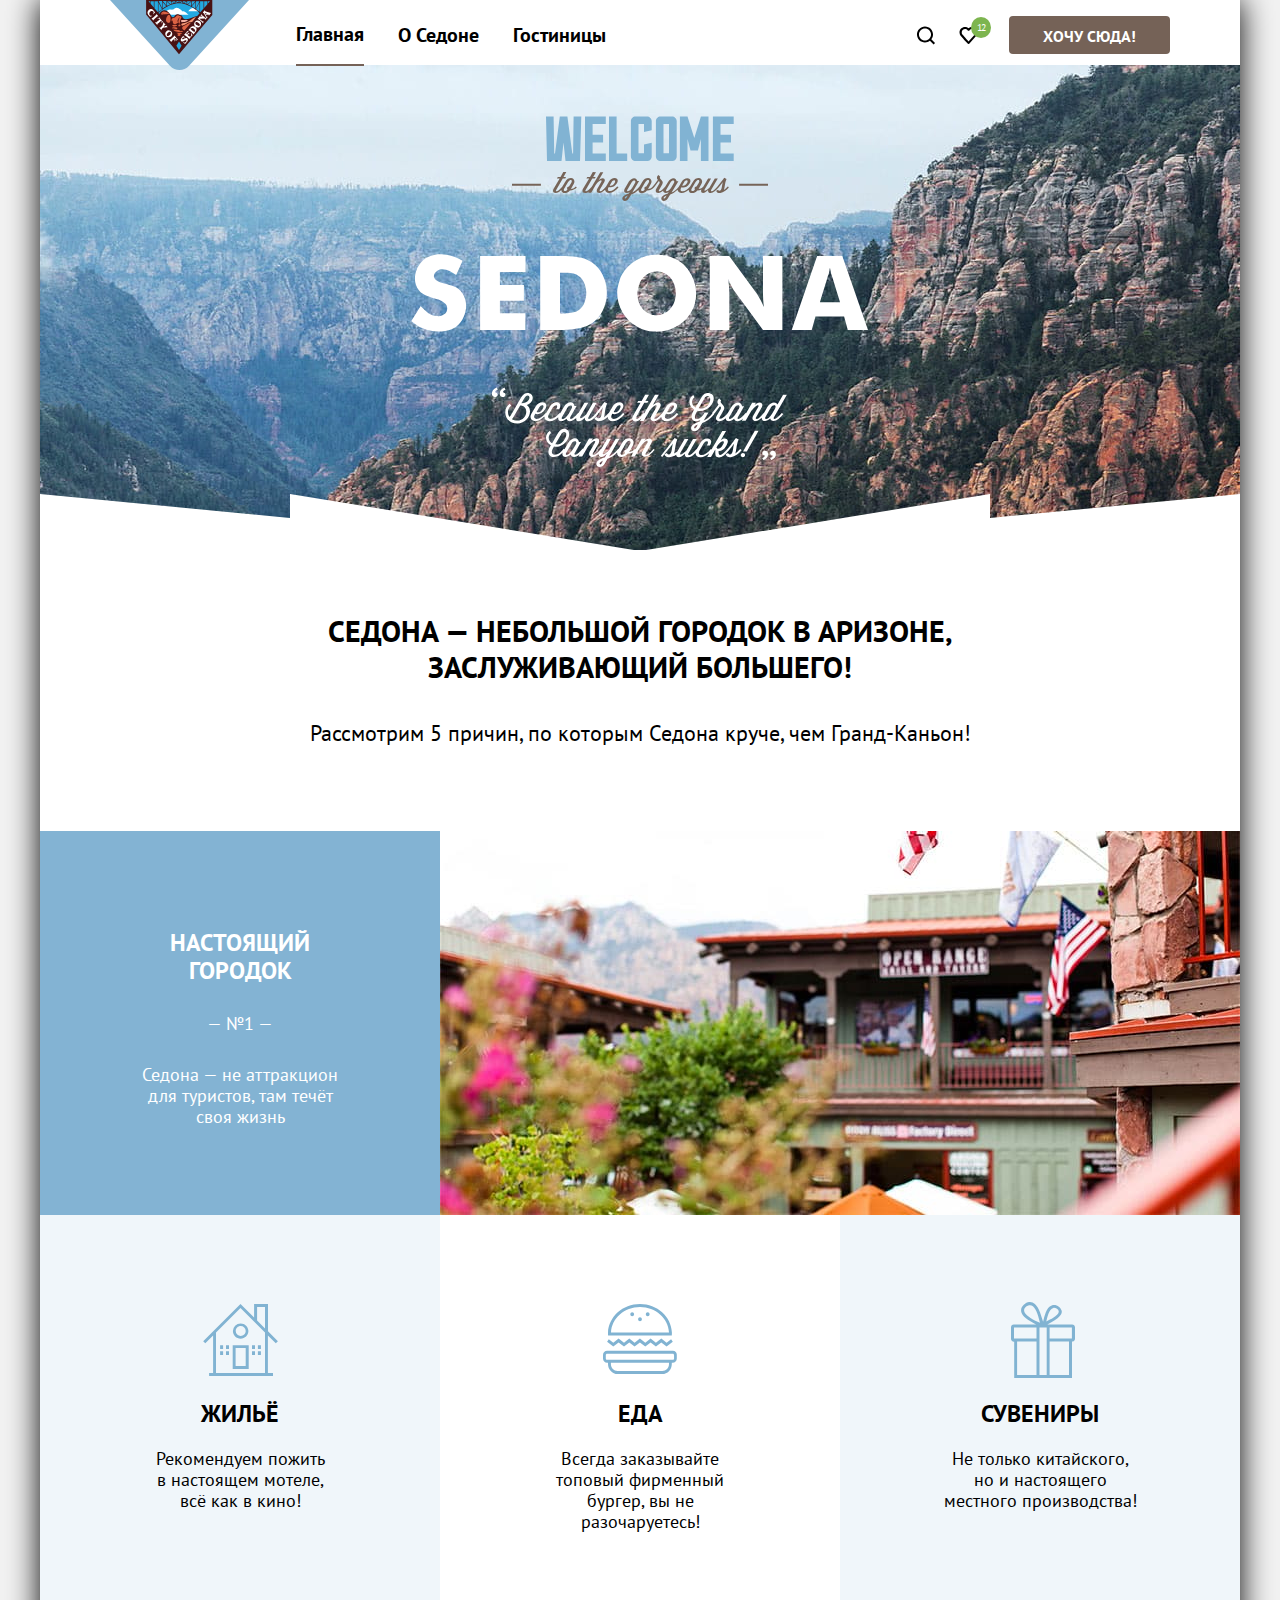
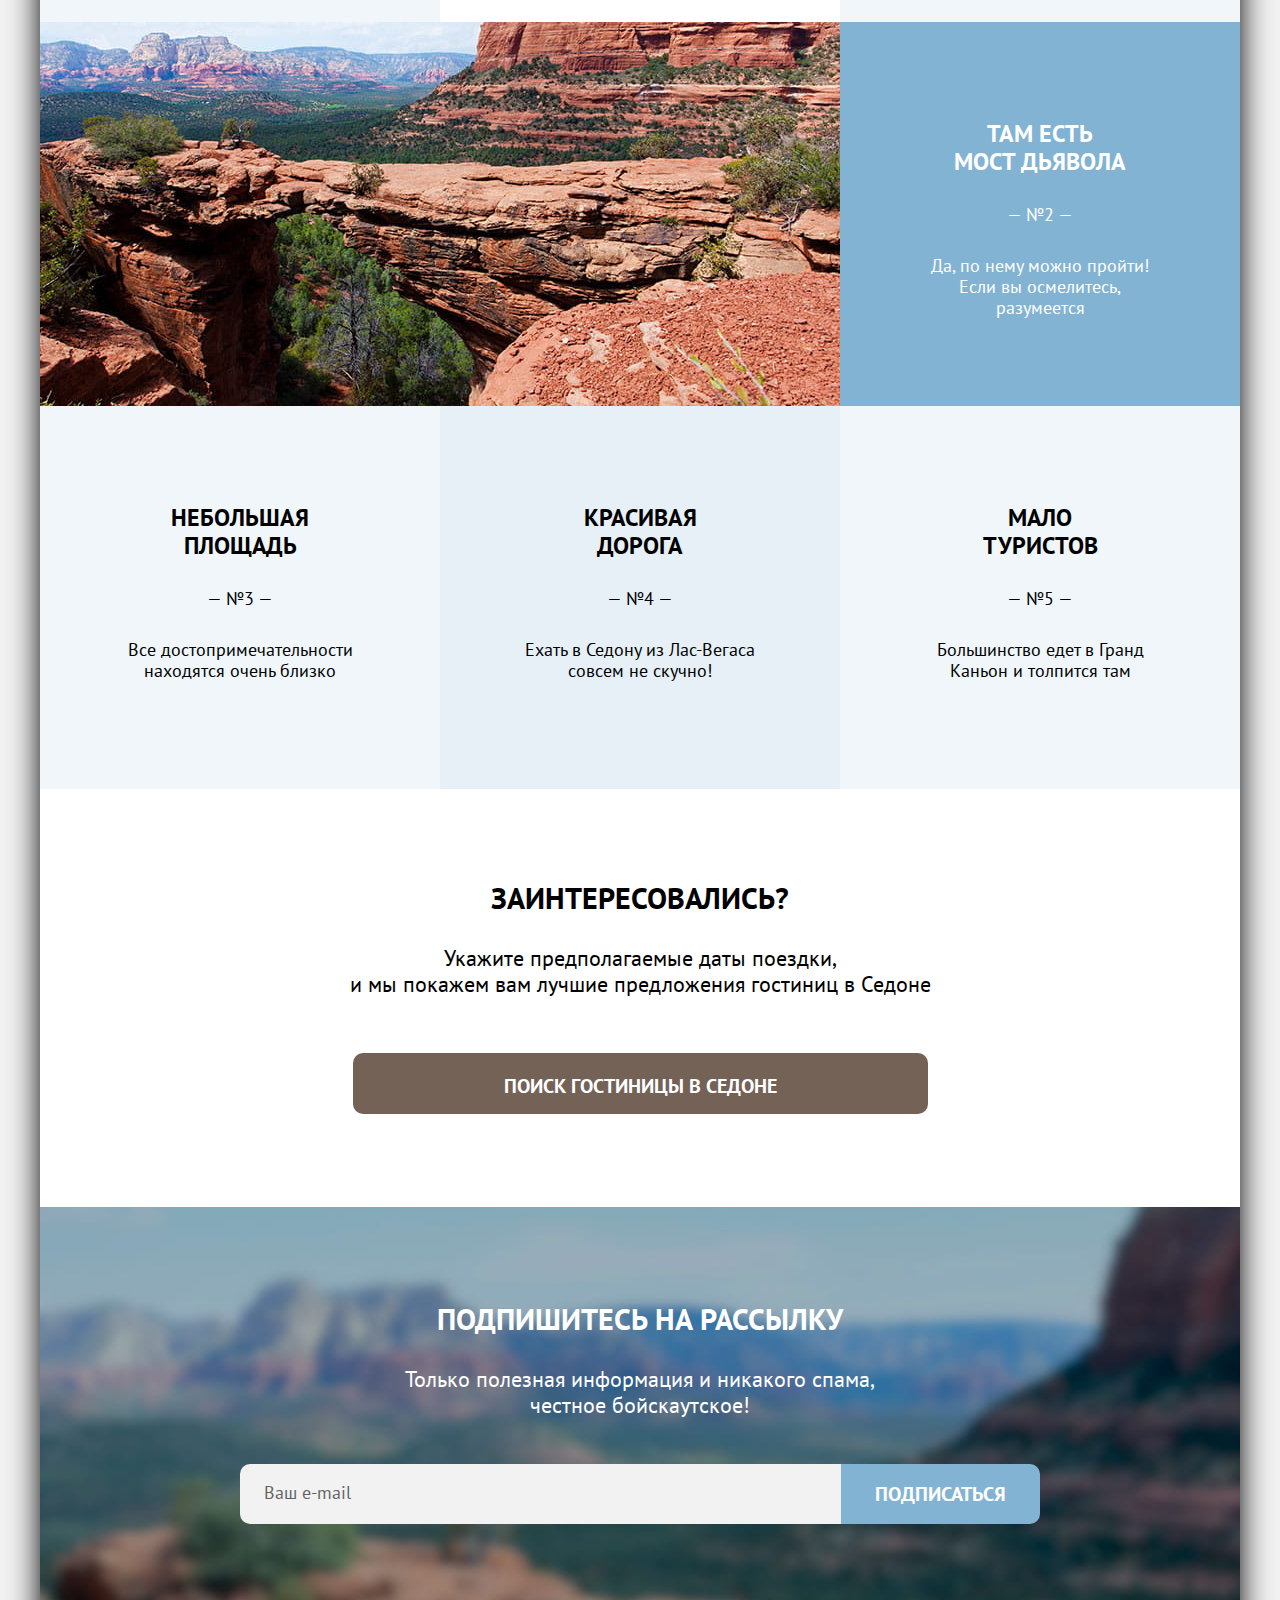
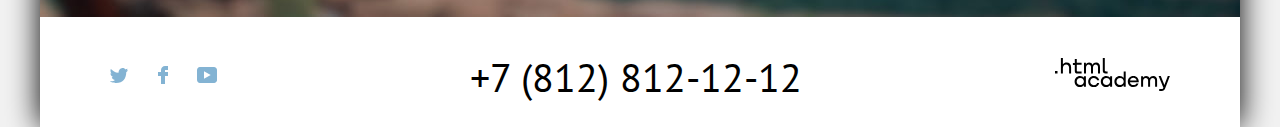
<file: 4/index.html>
<!DOCTYPE html>
<html lang="ru">
  <head>
    <meta charset="UTF-8">
    <meta http-equiv="X-UA-Compatible" content="IE=edge">
    <meta name="viewport" content="width=device-width, initial-scale=1.0">
    <title>HTML Academy: Седона</title>
    <link rel="stylesheet" href="./styles/styles.css">
    <base href="https://htmlacademy-htmlcss.github.io/1875081-sedona-33/4/">
</head>
  <body class="page-container">
      <!--Шапка с навигацией-->
    <header class="page-header">
        <nav class="navigation container">
          <a class="logo-link" href="index.html">
            <span class="visually-hidden">Переход на главную страницу</span>
            <img class="logo-image" src="./images/content/logo.svg" width="139" height="70" alt="Логотип сайта Седона.">
          </a>

          <ul class="navigation-list navigation-list-links reset-list">
            <li class="navigation-item">
              <a class="navigation-link navigation-link-current" href="#">Главная</a>
            </li>
            <li class="navigation-item">
              <a class="navigation-link" href="#">О Седоне</a>
            </li>
            <li class="navigation-item">
              <a class="navigation-link" href="catalog.html">Гостиницы</a>
            </li>
          </ul>

          <ul class="navigation-list user-list reset-list">
            <li class="user-item">
              <a class="navigation-link navigation-link-search" href="#">
                <span class="visually-hidden">Поиск по сайту</span>
              </a>
              </li>
            <li class="user-item">
              <a class="navigation-link navigation-link-favourites" href="#">
                <span class="visually-hidden">Избранное</span>
              </a>
            </li>
            <li class="user-item">
              <a class="navigation-link user-link" href="#">Хочу сюда!</a>
            </li>
          </ul>
        </nav>
    </header>
    <!--Основное содержимое-->
    <main class="page-main main-container">
      <!--Секция превью-->
      <section class="preview">
        <h1 class="visually-hidden">Курорт Седона</h1>
        <div class="preview-image-wrapper">
          <img class="preview-image" src="./images/content/welcome.svg" width="458" height="352" alt="Добро пожаловать в Седону.">
        </div>
      </section>

      <!--Секция преимуществ-->
      <section class="advantages">
        <h2 class="advantages-title title">Седона — небольшой городок в Аризоне,
          заслуживающий большего!</h2>
        <p class="page-text">Рассмотрим 5 причин, по которым Седона круче, чем Гранд-Каньон!</p>
        <ol class="advantages-list reset-list">
          <li class="advantages-item advantages-item-city">
              <div class="advantage-wrapper">
                <h3 class="advantages-title">Настоящий
                  городок</h3>
                <p class="advantages-number">— №1 —</p>
                <p class="advantages-description">Седона — не аттракцион <br>для туристов, там течёт
                  <br>своя жизнь</p>
              </div>
                <img class="advantage-image" src="./images/content/advantages-city.jpg" width="800" height="384" alt="Красивый вид на Седону.">
            <!-- Список внутри первого пункта списка -->
            <ul class="reasons-list reset-list">
              <li class="reasons-item">
                <h4 class="advantages-title reasons-title">Жильё</h4>
                <p class="reasons-description">Рекомендуем пожить
                  в настоящем мотеле,
                  всё как в кино!</p>
              </li>
              <li class="reasons-item reasons-item-food">
                <h4 class="advantages-title reasons-title">Еда</h4>
                <p class="reasons-description reasons-description-eat">Всегда заказывайте<br>
                  топовый фирменный бургер, вы не разочаруетесь!</p>
              </li>
              <li class="reasons-item reasons-item-gift">
                <h4 class="advantages-title reasons-title">Сувениры</h4>
                <p class="reasons-description reasons-description-gift">Не только китайского,<br>
                  но и настоящего местного производства!</p>
              </li>
            </ul>
          </li>
          <li class="advantages-item advantages-item-bridge">
              <img class="advantage-image" src="./images/content/advantages-bridge.jpg" width="800" height="384" alt="Вид на мост дьявола.">
              <div class="advantage-wrapper advantage-wrapper-bridge">
                <h3 class="advantages-title">Там есть
                  мост дьявола</h3>
                <p class="advantages-number">— №2 —</p>
                <p class="advantages-description">Да, по нему можно пройти! Если вы осмелитесь, разумеется</p>
              </div>
          </li>
          <li class="advantages-item advantages-item-square advantage-item">
            <h3 class="advantages-title">Небольшая
              площадь</h3>
            <p class="advantages-number">— №3 —</p>
            <p class="advantages-description">Все достопримечательности
              находятся очень близко</p>
          </li>
          <li class="advantages-item advantage-item advantages-item-road">
            <h3 class="advantages-title">Красивая
              дорога</h3>
            <p class="advantages-number">— №4 —</p>
            <p class="advantages-description">Ехать в Седону из Лас-Вегаса совсем не скучно!</p>
          </li>
          <li class="advantages-item advantages-item-tourist advantage-item">
            <h3 class="advantages-title">Мало
              туристов</h3>
            <p class="advantages-number">— №5 —</p>
            <p class="advantages-description">Большинство едет в Гранд Каньон и толпится там</p>
          </li>
        </ol>
      </section>
      <!--Секция поиск гостиницы-->
      <section class="search-hotels">
        <h2 class="visually-hidden">Поиск гостиниц в Седоне</h2>
        <p class="title search-title">Заинтересовались?</p>
        <p class="page-text search-text">Укажите предполагаемые даты поездки,<br>
          и мы покажем вам лучшие предложения гостиниц в Седоне
          </p>
        <a class="search-link" href="#">ПОИСК ГОСТИНИЦЫ В седоне</a>
      </section>
      <!--Секция подписка на рассылку-->
      <section class="subscription">
        <h2 class="visually-hidden">Подписка на рассылку</h2>
        <p class="title subscription-title">Подпишитесь на рассылку</p>
        <p class="page-text subscription-text">Только полезная информация и никакого спама,
          честное бойскаутское!</p>
        <form class="email-form" action="https://echo.htmlacademy.ru/" method="post">
          <label class="visually-hidden" for="email">Ваш e-mail</label>
          <input class="email-field" id="email" type="email" name="email" placeholder="Ваш e-mail">
          <button class="button button-mail" type="submit">Подписаться</button>
        </form>
      </section>
    </main>
    <!--Подвал-->
    <footer class=" page-footer container">
        <ul class="social-list reset-list">
          <li class="social-item">
            <span class="visually-hidden">Твиттер</span>
            <a class="social-link social-link-twitter" href="https://twitter.com/htmlacademy_ru">
              <svg width="18" height="15" viewBox="0 0 18 15" fill="none" xmlns="http://www.w3.org/2000/svg">
                <path d="M11.6 0.200056C13.4 -0.299944 14.8 0.500056 15.4 1.40006C16.1 1.20006 16.8 0.900056 17.5 0.700056C17.5 1.60006 16.9 2.20006 16.6 2.50006C17.3 2.60006 18 1.90006 18 1.90006C17.8 2.90006 16.9 3.70006 16.3 3.90006C16.1 10.7001 13 15.1001 5.7 15.0001C5.1 15.0001 5.8 15.0001 5.2 15.0001C4.8 15.0001 0.8 14.5001 0 13.1001C2.4 13.3001 4.1 12.7001 5 11.9001C4 11.6001 2.1 11.5001 1.8 9.00006C2.2 9.10006 2.4 9.20006 3.1 9.10006C1.8 8.30006 0.4 7.50006 0.5 5.30006C0.8 5.60006 1.6 5.80006 1.9 5.80006C1.1 5.60006 -0.2 2.50006 0.9 0.900056C2.8 2.80006 4.9 4.50006 8.5 4.70006C8.7 2.30006 9.7 0.800056 11.6 0.200056Z" fill="#83B3D3"/>
              </svg>
            </a>
          </li>
          <li class="social-item">
            <span class="visually-hidden">Фейсбук</span>
            <a class="social-link social-link-facebook" href="https://www.facebook.com/htmlacademy">
              <svg width="10" height="18" viewBox="0 0 10 18" fill="none" xmlns="http://www.w3.org/2000/svg">
                <path d="M7 0C4.8 0 3 1.8 3 4V6H0V10H3V18H7V10H10V6H7V4H10V0H7Z" fill="#83B3D3"/>
              </svg>
            </a>
            </li>
          <li class="social-item">
            <span class="visually-hidden">Ютуб</span>
            <a class="social-link social-link-youtube" href="https://www.youtube.com/c/HTMLAcademyRUS">
              <svg width="20" height="16" viewBox="0 0 20 16" fill="none" xmlns="http://www.w3.org/2000/svg">
                <g clip-path="url(#clip0_24196_686)">
                <path d="M17 0H2.9C1.2 0 0 1.5 0 3.2V12.7C0 14.5 1.2 16 2.9 16H17.2C18.7 16 20.1 14.5 20.1 12.8V3.2C19.9 1.5 18.7 0 17 0ZM7 11.8V4.2L13.7 8L7 11.8Z" fill="#83B3D3"/>
                </g>
                <defs>
                <clipPath id="clip0_24196_686">
                <rect width="20" height="16" fill="white"/>
                </clipPath>
                </defs>
              </svg>
            </a>
          </li>
        </ul>
        <a class="tel-academy" href="tel:+78128121212">+7 (812) 812-12-12</a>
        <a class="logo-academy" href="https://htmlacademy.ru/">
          <span class="visually-hidden">Перейти на сайт HTML Academy.</span>
          <img class="logo-academy-img" src="./images/content/logo_htmlacademy.svg" width="115" height="34" alt="Логотип HTML Academy.">
        </a>
    </footer>
  </body>
</html>
</file>
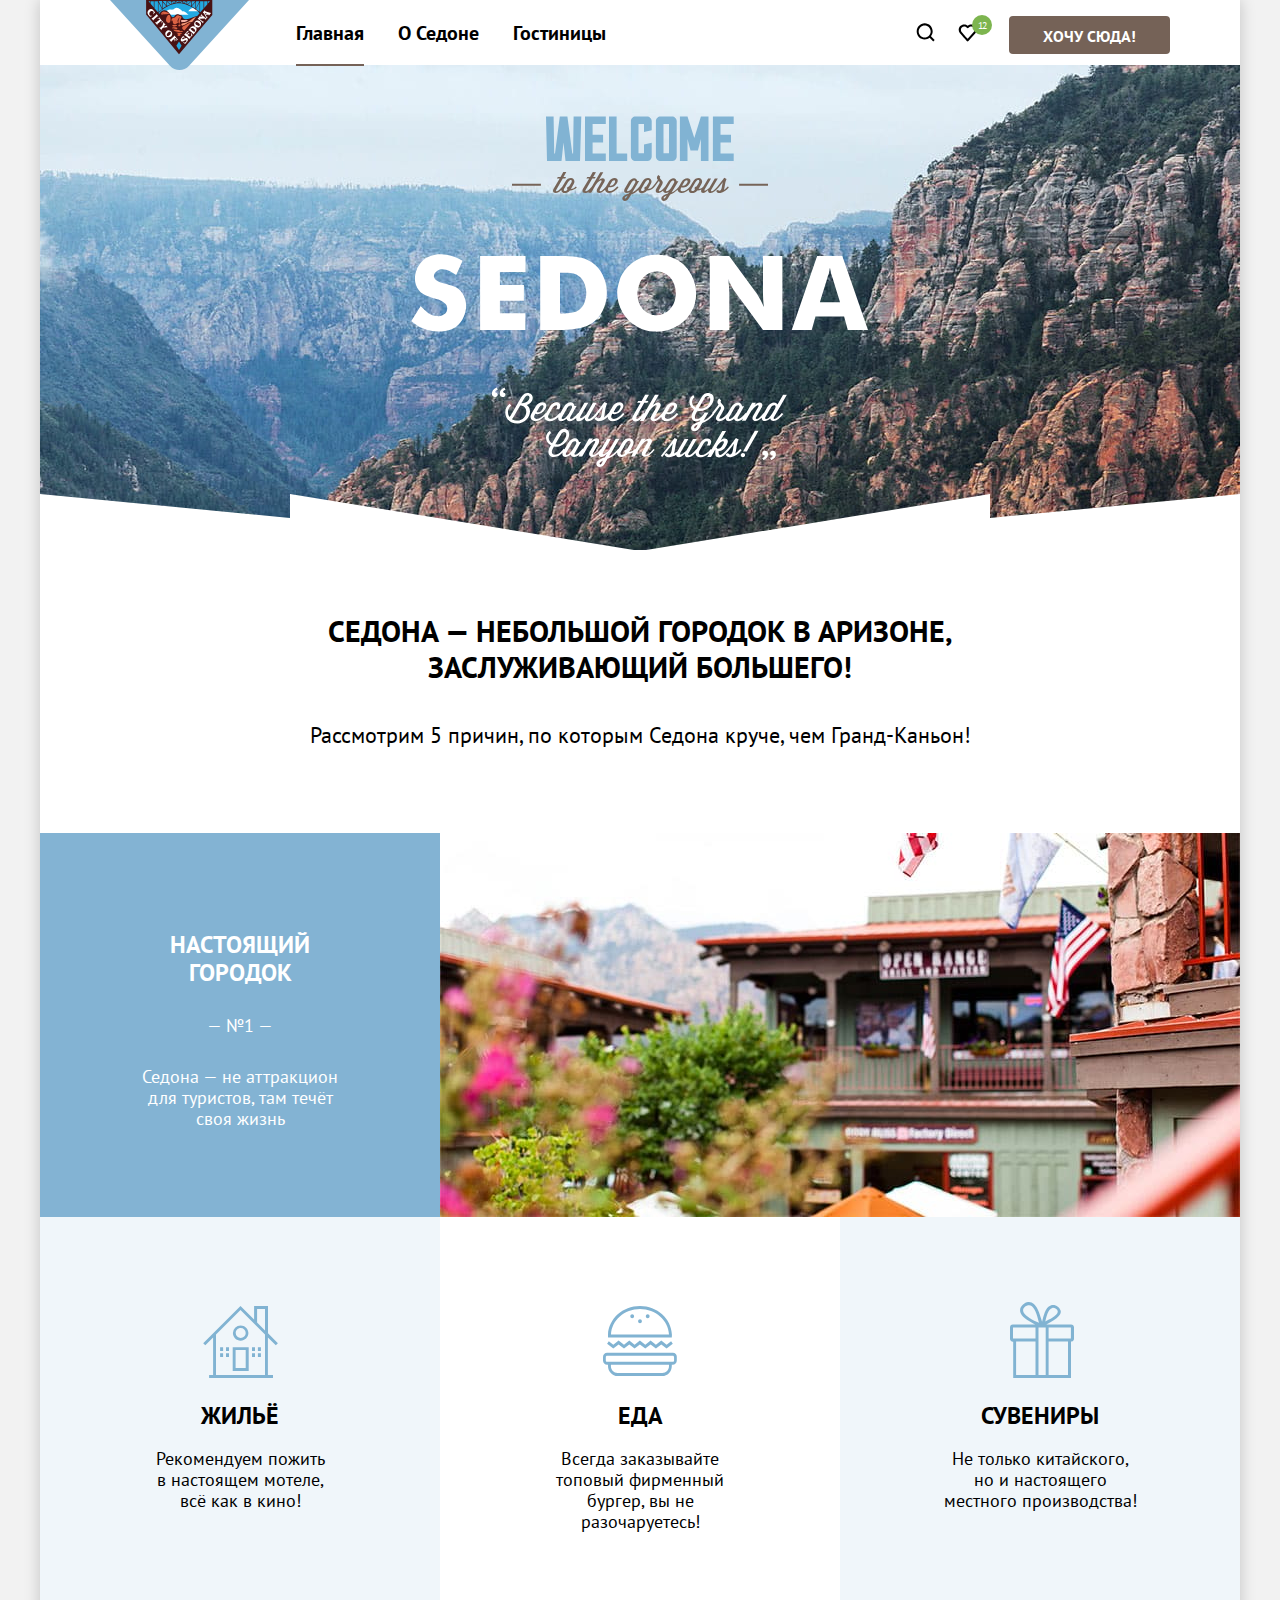
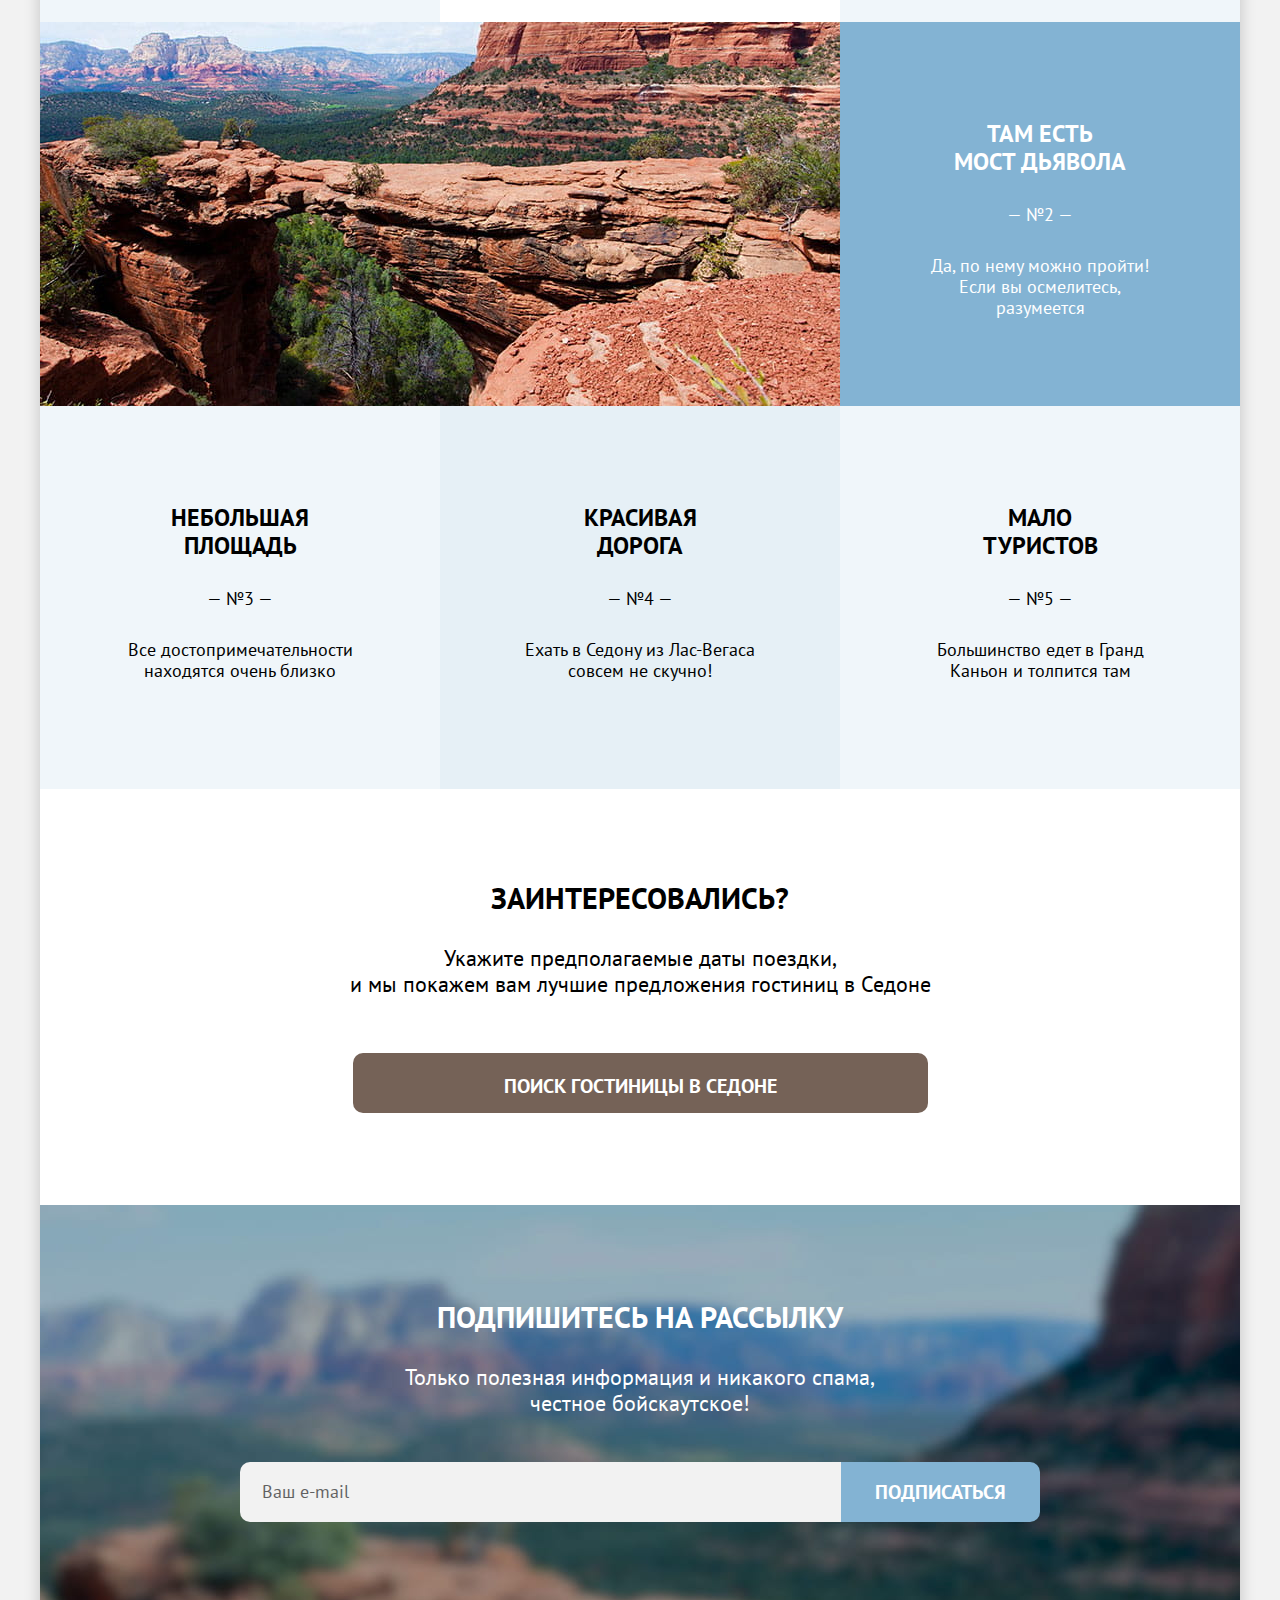
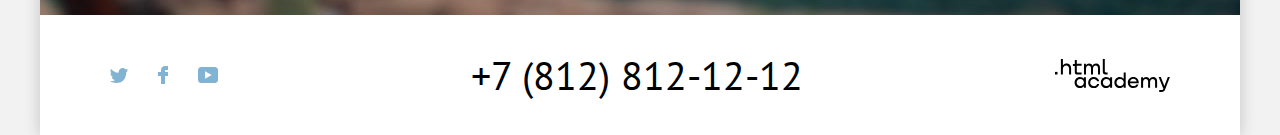
<file: 5/index.html>
<!DOCTYPE html>
<html lang="ru">
  <head>
    <meta charset="UTF-8">
    <meta http-equiv="X-UA-Compatible" content="IE=edge">
    <meta name="viewport" content="width=device-width, initial-scale=1.0">
    <title>HTML Academy: Седона</title>
    <link rel="stylesheet" href="./styles/styles.css">
    <base href="https://htmlacademy-htmlcss.github.io/1875081-sedona-33/5/">
</head>
  <body class="page-container">
      <!--Шапка с навигацией-->
    <header class="page-header">
      <nav class="navigation container">
        <a class="logo-link" href="index.html">
          <span class="visually-hidden">Переход на главную страницу</span>
          <img class="logo-image" src="./images/content/logo.svg" width="139" height="70" alt="Логотип сайта Седона.">
        </a>

        <ul class="navigation-list navigation-list-links reset-list">
          <li class="navigation-item">
            <a class="navigation-link navigation-link-current" href="#">Главная</a>
          </li>
          <li class="navigation-item">
            <a class="navigation-link" href="#">О Седоне</a>
          </li>
          <li class="navigation-item">
            <a class="navigation-link" href="catalog.html">Гостиницы</a>
          </li>
        </ul>

        <ul class="navigation-list user-list reset-list">
          <li class="user-item">
            <a class="navigation-link navigation-link-search" href="#">
              <svg class="user-icon" width="19" height="19" viewBox="0 0 19 19" fill="none" xmlns="http://www.w3.org/2000/svg">
                <path d="M18.6821 16.9114L14.9821 13.2114C15.9821 11.9114 16.6821 10.2114 16.6821 8.31142C16.6821 3.91142 13.0821 0.311417 8.68207 0.311417C4.28207 0.311417 0.682068 4.01142 0.682068 8.41142C0.682068 12.8114 4.28207 16.4114 8.68207 16.4114C10.4821 16.4114 12.1821 15.8114 13.5821 14.7114L17.2821 18.4114L18.6821 16.9114ZM8.68207 14.4114C5.38207 14.4114 2.68207 11.7114 2.68207 8.41142C2.68207 5.11142 5.38207 2.41142 8.68207 2.41142C11.9821 2.41142 14.6821 5.11142 14.6821 8.41142C14.6821 11.7114 11.9821 14.4114 8.68207 14.4114Z" fill="black"/>
              </svg>
              <span class="visually-hidden">Поиск по сайту</span>
            </a>
            </li>
          <li class="user-item">
            <a class="navigation-link navigation-link-favourites" href="#">
              <svg  class="user-icon"width="19" height="18" viewBox="0 0 19 18" fill="none" xmlns="http://www.w3.org/2000/svg">
                <path d="M9.58207 17.4114C9.28207 17.4114 8.98207 17.3114 8.78207 17.0114C3.38207 10.9114 2.08207 9.51142 1.78207 9.11142C1.08207 8.21142 0.682068 7.01142 0.682068 5.81142C0.682068 2.81142 3.08207 0.411423 6.18207 0.411423C7.48207 0.411423 8.68207 0.911423 9.68207 1.71142C10.6821 0.911423 11.9821 0.411423 13.1821 0.411423C16.1821 0.411423 18.6821 2.81142 18.6821 5.81142C18.6821 7.11142 18.1821 8.31142 17.3821 9.21142L10.3821 17.1114C10.1821 17.3114 9.98207 17.4114 9.58207 17.4114ZM3.58207 7.91142C3.88207 8.31142 7.08207 11.9114 9.68207 14.8114L15.8821 7.81142C16.3821 7.31142 16.5821 6.61142 16.5821 5.81142C16.5821 4.01142 15.0821 2.51142 13.2821 2.51142C12.2821 2.51142 11.2821 3.01142 10.5821 3.81142C10.2821 4.11142 9.98207 4.21142 9.68207 4.21142C9.38207 4.21142 9.08207 4.01142 8.88207 3.81142C8.18207 3.01142 7.18207 2.51142 6.18207 2.51142C4.38207 2.51142 2.88207 4.01142 2.88207 5.81142C2.78207 6.71142 3.18207 7.41142 3.58207 7.91142C3.48207 7.91142 3.48207 7.91142 3.58207 7.91142Z" fill="black"/>
              </svg>
              <span class="visually-hidden">Избранное</span>
              <span class="number-favourites">12</span>
            </a>
          </li>
          <li class="user-item">
            <a class="navigation-link user-link button-link" href="#">Хочу сюда!</a>
          </li>
        </ul>
      </nav>
    </header>
    <!--Основное содержимое-->
    <main class="page-main main-container">
      <!--Секция превью-->
      <section class="preview">
        <h1 class="visually-hidden">Курорт Седона</h1>
        <div class="preview-image-wrapper">
          <img class="preview-image" src="./images/content/welcome.svg" width="458" height="352" alt="Добро пожаловать в Седону.">
        </div>
      </section>

      <!--Секция преимуществ-->
      <section class="advantages">
        <h2 class="advantages-title title">Седона — небольшой городок в Аризоне,
          заслуживающий большего!</h2>
        <p class="page-text">Рассмотрим 5 причин, по которым Седона круче, чем Гранд-Каньон!</p>
        <ol class="advantages-list reset-list">
          <li class="advantages-item advantages-item-city">
              <div class="advantage-wrapper">
                <h3 class="advantages-title">Настоящий
                  городок</h3>
                <p class="advantages-number">— №1 —</p>
                <p class="advantages-description">Седона — не аттракцион <br>для туристов, там течёт
                  <br>своя жизнь</p>
              </div>
                <img class="advantage-image" src="./images/content/advantages-city.jpg" width="800" height="384" alt="Красивый вид на Седону.">
            <!-- Список внутри первого пункта списка -->
            <ul class="reasons-list reset-list">
              <li class="reasons-item">
                <h4 class="advantages-title reasons-title">Жильё</h4>
                <p class="reasons-description">Рекомендуем пожить
                  в настоящем мотеле,
                  всё как в кино!</p>
              </li>
              <li class="reasons-item reasons-item-food">
                <h4 class="advantages-title reasons-title">Еда</h4>
                <p class="reasons-description reasons-description-eat">Всегда заказывайте<br>
                  топовый фирменный бургер, вы не разочаруетесь!</p>
              </li>
              <li class="reasons-item reasons-item-gift">
                <h4 class="advantages-title reasons-title">Сувениры</h4>
                <p class="reasons-description reasons-description-gift">Не только китайского,<br>
                  но и настоящего местного производства!</p>
              </li>
            </ul>
          </li>
          <li class="advantages-item advantages-item-bridge">
              <img class="advantage-image" src="./images/content/advantages-bridge.jpg" width="800" height="384" alt="Вид на мост дьявола.">
              <div class="advantage-wrapper advantage-wrapper-bridge">
                <h3 class="advantages-title">Там есть
                  мост дьявола</h3>
                <p class="advantages-number">— №2 —</p>
                <p class="advantages-description">Да, по нему можно пройти! Если вы осмелитесь, разумеется</p>
              </div>
          </li>
          <li class="advantages-item advantages-item-square advantage-item">
            <h3 class="advantages-title">Небольшая
              площадь</h3>
            <p class="advantages-number">— №3 —</p>
            <p class="advantages-description">Все достопримечательности
              находятся очень близко</p>
          </li>
          <li class="advantages-item advantage-item advantages-item-road">
            <h3 class="advantages-title">Красивая
              дорога</h3>
            <p class="advantages-number">— №4 —</p>
            <p class="advantages-description">Ехать в Седону из Лас-Вегаса совсем не скучно!</p>
          </li>
          <li class="advantages-item advantages-item-tourist advantage-item">
            <h3 class="advantages-title">Мало
              туристов</h3>
            <p class="advantages-number">— №5 —</p>
            <p class="advantages-description">Большинство едет в Гранд Каньон и толпится там</p>
          </li>
        </ol>
      </section>
      <!--Секция поиск гостиницы-->
      <section class="search-hotels">
        <h2 class="visually-hidden">Поиск гостиниц в Седоне</h2>
        <p class="title search-title">Заинтересовались?</p>
        <p class="page-text search-text">Укажите предполагаемые даты поездки,<br>
          и мы покажем вам лучшие предложения гостиниц в Седоне</p>
        <a class="search-link button-link" href="#">ПОИСК ГОСТИНИЦЫ В седоне</a>
      </section>
      <!--Секция подписка на рассылку-->
      <section class="subscription">
        <h2 class="visually-hidden">Подписка на рассылку</h2>
        <p class="title subscription-title">Подпишитесь на рассылку</p>
        <p class="page-text subscription-text">Только полезная информация и никакого спама,
          честное бойскаутское!</p>
        <form class="email-form" action="https://echo.htmlacademy.ru/" method="post">
          <label class="visually-hidden" for="email">Ваш e-mail</label>
          <input class="email-field" id="email" type="email" name="email" placeholder="Ваш e-mail">
          <button class="button button-mail" type="submit">Подписаться</button>
        </form>
      </section>
    </main>
    <!--Подвал-->
    <footer class=" page-footer container">
        <ul class="social-list reset-list">
          <li class="social-item">
            <span class="visually-hidden">Твиттер</span>
            <a class="social-link social-link-twitter" href="https://twitter.com/htmlacademy_ru">
              <svg class="social-link-image" width="18" height="15" viewBox="0 0 18 15" fill="none" xmlns="http://www.w3.org/2000/svg">
                <path d="M11.6 0.200056C13.4 -0.299944 14.8 0.500056 15.4 1.40006C16.1 1.20006 16.8 0.900056 17.5 0.700056C17.5 1.60006 16.9 2.20006 16.6 2.50006C17.3 2.60006 18 1.90006 18 1.90006C17.8 2.90006 16.9 3.70006 16.3 3.90006C16.1 10.7001 13 15.1001 5.7 15.0001C5.1 15.0001 5.8 15.0001 5.2 15.0001C4.8 15.0001 0.8 14.5001 0 13.1001C2.4 13.3001 4.1 12.7001 5 11.9001C4 11.6001 2.1 11.5001 1.8 9.00006C2.2 9.10006 2.4 9.20006 3.1 9.10006C1.8 8.30006 0.4 7.50006 0.5 5.30006C0.8 5.60006 1.6 5.80006 1.9 5.80006C1.1 5.60006 -0.2 2.50006 0.9 0.900056C2.8 2.80006 4.9 4.50006 8.5 4.70006C8.7 2.30006 9.7 0.800056 11.6 0.200056Z" fill="#83B3D3"/>
              </svg>
            </a>
          </li>
          <li class="social-item">
            <span class="visually-hidden">Фейсбук</span>
            <a class="social-link social-link-facebook" href="https://www.facebook.com/htmlacademy">
              <svg class="social-link-image" width="10" height="18" viewBox="0 0 10 18" fill="none" xmlns="http://www.w3.org/2000/svg">
                <path d="M7 0C4.8 0 3 1.8 3 4V6H0V10H3V18H7V10H10V6H7V4H10V0H7Z" fill="#83B3D3"/>
              </svg>
            </a>
            </li>
          <li class="social-item">
            <span class="visually-hidden">Ютуб</span>
            <a class="social-link social-link-youtube" href="https://www.youtube.com/c/HTMLAcademyRUS">
              <svg class="social-link-image" width="20" height="16" viewBox="0 0 20 16" fill="none" xmlns="http://www.w3.org/2000/svg">
                <g clip-path="url(#clip0_24196_686)">
                <path d="M17 0H2.9C1.2 0 0 1.5 0 3.2V12.7C0 14.5 1.2 16 2.9 16H17.2C18.7 16 20.1 14.5 20.1 12.8V3.2C19.9 1.5 18.7 0 17 0ZM7 11.8V4.2L13.7 8L7 11.8Z" fill="#83B3D3"/>
                </g>
                <defs>
                <clipPath id="clip0_24196_686">
                <rect width="20" height="16" fill="white"/>
                </clipPath>
                </defs>
              </svg>
            </a>
          </li>
        </ul>
        <a class="tel-academy" href="tel:+78128121212">+7 (812) 812-12-12</a>
        <a class="logo-academy" href="https://htmlacademy.ru/">
          <span class="visually-hidden">Перейти на сайт HTML Academy.</span>
          <svg  class="logo-academy-image" width="115" height="33" viewBox="0 0 115 33" fill="none" xmlns="http://www.w3.org/2000/svg" aria-label="Логотип HTML Academy.">
            <path d="M0 12.9V15.5H2.5V12.9H0Z" fill="black"/>
            <path d="M11.6 4.5C10 4.5 8.80002 5.2 8.00002 6.2H7.90002V0H5.90002V15.5H7.90002V10.2C7.90002 8.1 9.20002 6.6 11.2 6.6C13 6.6 14.1 8 14.1 9.8V15.5H16.1V9.4C16.2 6.4 14.3 4.5 11.6 4.5Z" fill="black"/>
            <path d="M26.6 4.79998H21.8V1.09998H19.8V4.89998H17.9V6.89998H19.8V12.9C19.8 14.6 20.8 15.6 22.5 15.6H26.6V13.6H22.9C22.2 13.6 21.8 13.2 21.8 12.5V6.79998H26.6V4.79998Z" fill="black"/>
            <path d="M41.1 4.59998C39.5 4.59998 38.2 5.39998 37.6 6.69998H37.5C36.9 5.49998 35.7 4.59998 34.1 4.59998C32.7 4.59998 31.6 5.39998 31 6.39998H30.9V4.79998H29V15.4H31V9.99998C31 7.99998 32 6.49998 33.6 6.49998C35.1 6.49998 36 7.49998 36 9.09998V15.4H38V9.79998C38 7.39998 39.4 6.49998 40.6 6.49998C42.1 6.49998 43 7.49998 43 9.09998V15.4H45V8.89998C45.1 6.39998 43.6 4.59998 41.1 4.59998Z" fill="black"/>
            <path d="M47.8 12.7C47.8 14.4 48.8 15.4 50.6 15.4H52.6V13.4H50.9001C50.2001 13.4 49.8 13 49.8 12.3V0H47.8V12.7Z" fill="black"/>
            <path d="M28.9 19.7C28 18.6 26.7 17.9 25 17.9C21.9 17.9 19.6 20.2 19.6 23.5C19.6 26.8 21.9 29.1 25 29.1C26.8 29.1 28 28.3 28.8 27.2H28.9V28.8H30.9V18.2H28.9V19.7ZM25.3 27.1C23.1 27.1 21.7 25.5 21.7 23.5C21.7 21.5 23.1 19.9 25.3 19.9C27.5 19.9 28.9 21.5 28.9 23.5C28.9 25.4 27.5 27.1 25.3 27.1Z" fill="black"/>
            <path d="M44.2 22C43.7 19.6 41.5999 17.9 38.7999 17.9C35.3999 17.9 33.2 20.4 33.2 23.5C33.2 26.6 35.3999 29.1 38.7999 29.1C41.5999 29.1 43.7 27.3 44.2 24.9H42.0999C41.6999 26.2 40.3999 27.2 38.7999 27.2C36.5999 27.2 35.2 25.6 35.2 23.6C35.2 21.6 36.5999 20 38.7999 20C40.3999 20 41.5999 21 42.0999 22.2H44.2V22Z" fill="black"/>
            <path d="M55.1 19.7C54.2 18.6 52.9001 17.9 51.2001 17.9C48.1001 17.9 45.8 20.2 45.8 23.5C45.8 26.8 48.1001 29.1 51.2001 29.1C53.0001 29.1 54.2 28.3 55 27.2H55.1V28.8H57.1V18.2H55.1V19.7ZM51.5 27.1C49.3 27.1 47.9001 25.5 47.9001 23.5C47.9001 21.5 49.3 19.9 51.5 19.9C53.7 19.9 55.1 21.5 55.1 23.5C55.1 25.4 53.6 27.1 51.5 27.1Z" fill="black"/>
            <path d="M68.7 19.8C67.8 18.7 66.5 17.9 64.8 17.9C61.7 17.9 59.4 20.2 59.4 23.5C59.4 26.8 61.6 29.1 64.8 29.1C66.5 29.1 67.8 28.3 68.6 27.3H68.7V28.8H70.7V13.4H68.7V19.8ZM65.1 27.1C62.9 27.1 61.5 25.5 61.5 23.5C61.5 21.5 62.9 19.9 65.1 19.9C67.3 19.9 68.7 21.5 68.7 23.5C68.6 25.5 67.2 27.1 65.1 27.1Z" fill="black"/>
            <path d="M78.3 17.9C75 17.9 72.8 20.4 72.8 23.5C72.8 26.5 74.9 29.1 78.3 29.1C80.8 29.1 82.8 27.8 83.5 25.5H81.4C80.9 26.5 79.8 27.1 78.4 27.1C76.5 27.1 75.1 25.8 75 24.2H83.8C84 20.6 81.8 17.9 78.3 17.9ZM78.3 19.8C80 19.8 81.3 20.8 81.6 22.4H75.1C75.4 20.9 76.6 19.8 78.3 19.8Z" fill="black"/>
            <path d="M98.2 17.9C96.6 17.9 95.3 18.7 94.6 19.9H94.5C93.9 18.7 92.7 17.9 91.1 17.9C89.7 17.9 88.6 18.6 88 19.7V18.2H86.1V28.8H88.1V23.4C88.1 21.4 89.1 20 90.7 19.9C92.2 19.9 93.1 20.9 93.1 22.5V28.8H95.1V23.2C95.1 20.8 96.5 19.9 97.7 19.9C99.2 19.9 100.1 20.9 100.1 22.5V28.8H102.1V22.3C102.2 19.7 100.7 17.9 98.2 17.9Z" fill="black"/>
            <path d="M109.4 27L105.8 18.1H103.6L108.4 29.7C108.1 30.6 107.7 30.9 106.7 30.9H104.2V32.9H106.7C108.5 32.9 109.5 32.1 110.2 30.3L114.9 18.1H112.8L109.4 27Z" fill="black"/>
          </svg>
        </a>
    </footer>
    <!-- МОДАЛЬНОЕ ОКНО -->
    <div class="fixed-overlay">
      <div class="modal-window">
        <div class="modal-container">
          <div class="modal-header">
            <h2 class="modal-title">Поиск гостиницы в Седоне</h2>
            <button class="modal-button" type="button">
              <span class="visually-hidden">Закрыть окно поиска гостиницы в Седоне.</span>
            </button>
          </div>
          <form action="https://echo.htmlacademy.ru/" method="post">
            <div class="modal-form">
              <div class="dates">
                <label class="modal-name">
                  Дата заезда:
                  <input class="modal-input" type="text" name="date" placeholder="27 апреля 2020">
                </label>
                <p class="invalid-form">Мы не можем отправить вас в прошлое.</p>
                <label class="modal-name">
                  Дата выезда:
                  <input class="modal-input" type="text" name="date" placeholder="1 сентября 2021">
                </label>
              </div>

              <div class="count-people">
                <label class="modal-name">
                  Взрослые:
                  <input class="modal-input" type="number" name="adult" min="1" max="10" placeholder="2">
                </label>
                <label class="modal-name">
                  Дети:
                  <input class="modal-input" type="number" name="children" min="1" max="10" placeholder="1">
                </label>
              </div>

              <div class="button-wrapper">
                <button class="modal-button-search" type="submit">Найти</button>
              </div>
            </div>
          </form>
        </div>
      </div>
    </div>
  </body>
</html>
</file>
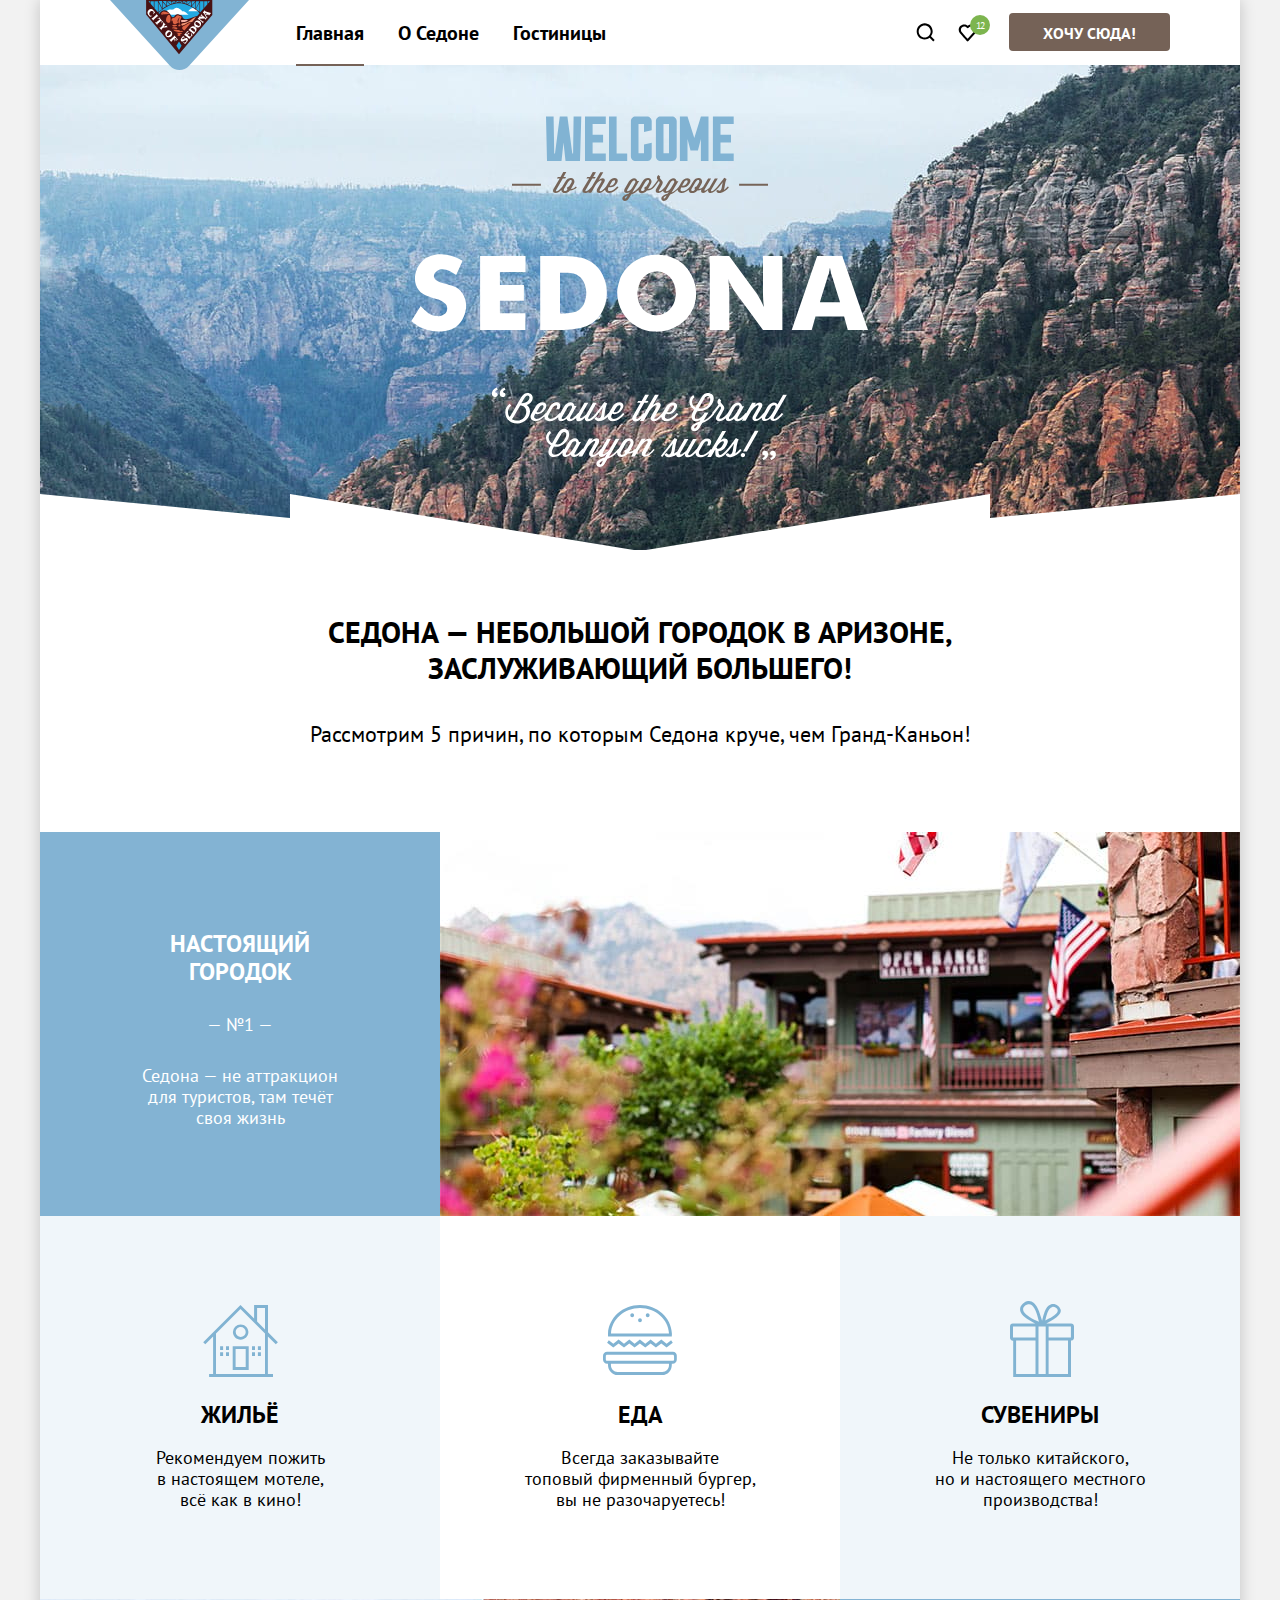
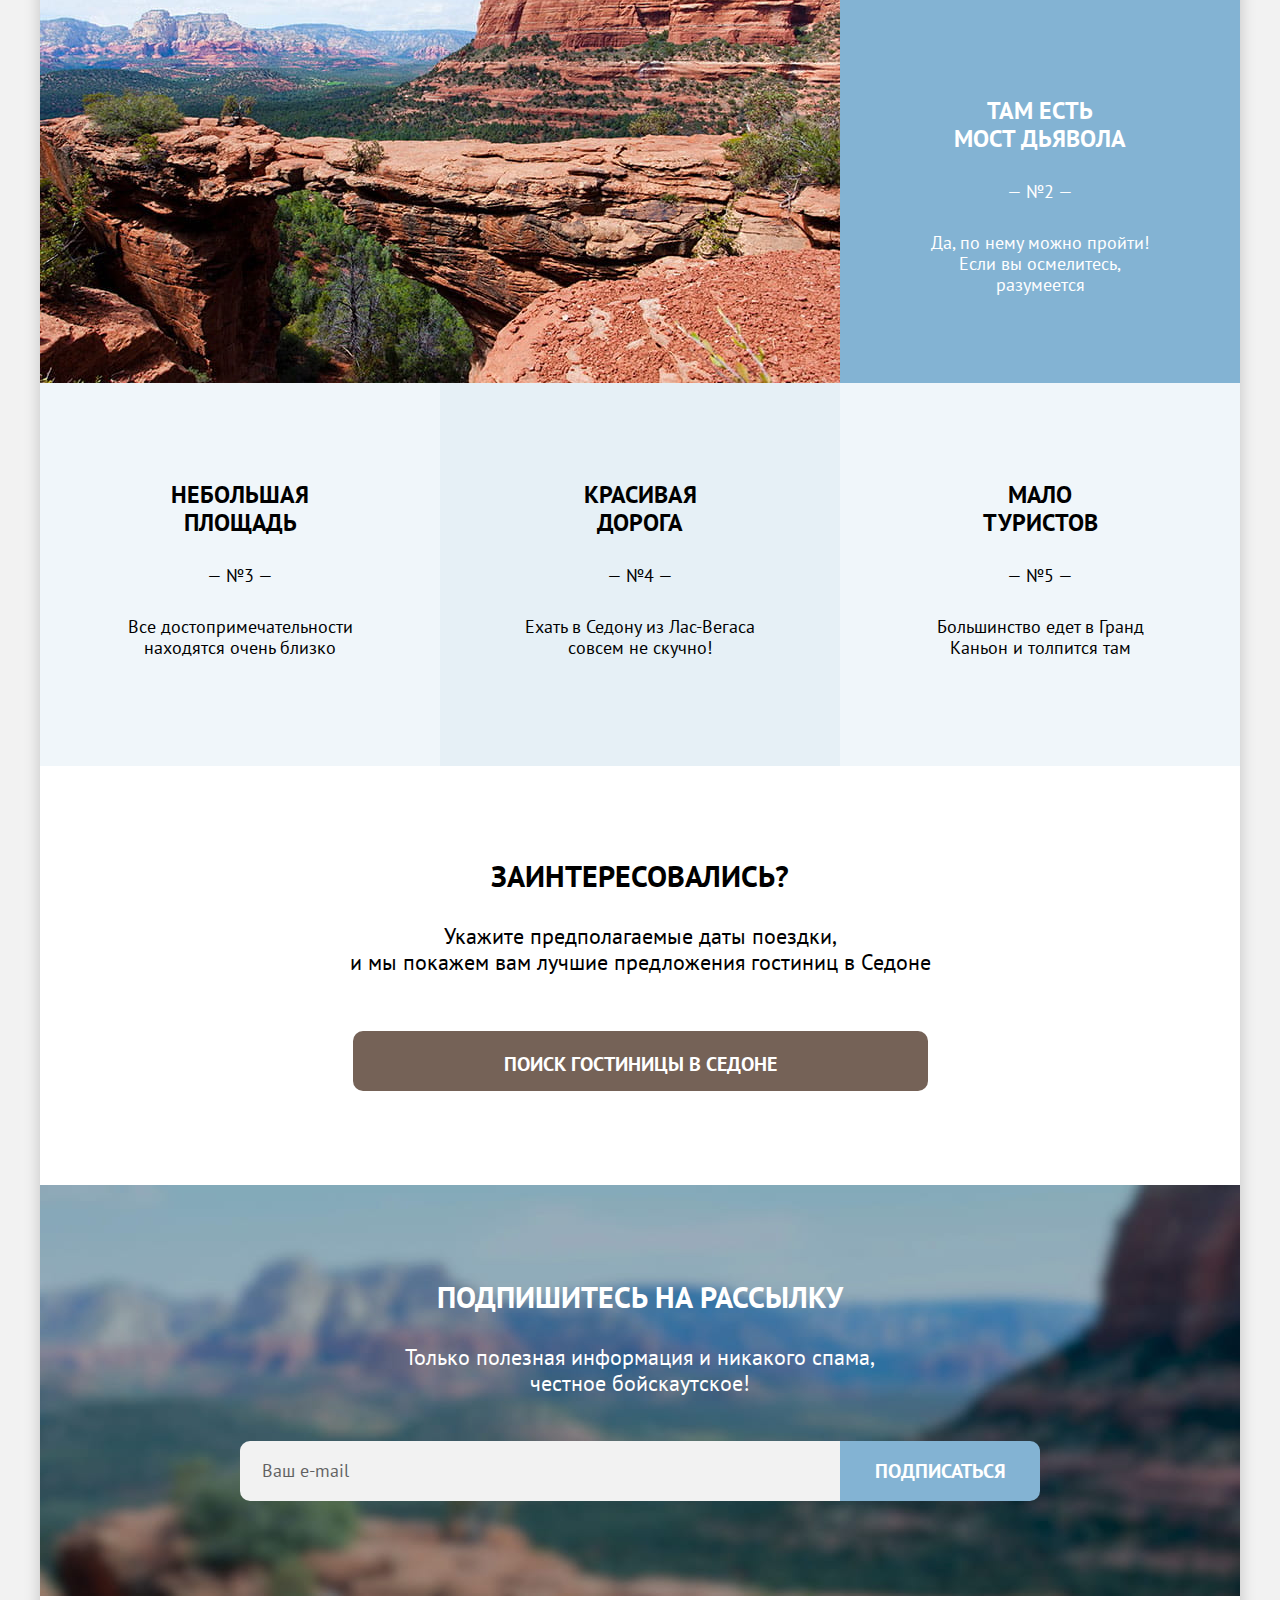
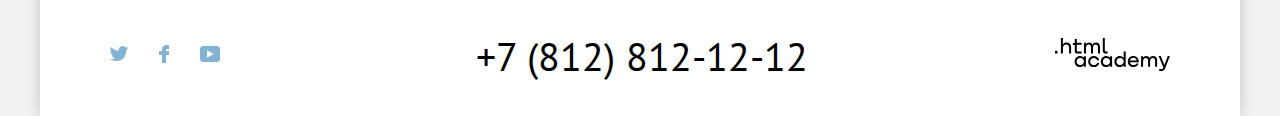
<file: 6/index.html>
<!DOCTYPE html>
<html lang="ru">
  <head>
    <meta charset="UTF-8">
    <meta http-equiv="X-UA-Compatible" content="IE=edge">
    <meta name="viewport" content="width=device-width, initial-scale=1.0">
    <title>HTML Academy: Седона</title>
    <link rel="icon" href="favicon.ico">
    <link rel="icon" sizes="32x32" type="image/png" href="./images/favicons/favicon-32x32.png">
    <link rel="stylesheet" href="./styles/styles.css">
    <base href="https://htmlacademy-htmlcss.github.io/1875081-sedona-33/6/">
</head>
  <body class="page-container">
    <!--Шапка с навигацией-->
    <header class="page-header">
      <nav class="navigation container">
        <a class="logo-link">
          <span class="visually-hidden">Переход на главную страницу</span>
          <img class="logo-image" src="./images/content/logo.svg" width="139" height="70" alt="Логотип сайта Седона.">
        </a>

        <ul class="navigation-list navigation-list-links reset-list">
          <li class="navigation-item">
            <a class="navigation-link navigation-link-current">Главная</a>
          </li>
          <li class="navigation-item">
            <a class="navigation-link" href="#">О Седоне</a>
          </li>
          <li class="navigation-item">
            <a class="navigation-link" href="catalog.html">Гостиницы</a>
          </li>
        </ul>

        <ul class="navigation-list user-list reset-list">
          <li class="user-item">
            <a class="navigation-link icon-link navigation-link-search" href="#">
              <svg class="user-icon" width="19" height="19" viewBox="0 0 19 19" fill="currentColor" xmlns="http://www.w3.org/2000/svg">
                <path d="M18.6821 16.9114L14.9821 13.2114C15.9821 11.9114 16.6821 10.2114 16.6821 8.31142C16.6821 3.91142 13.0821 0.311417 8.68207 0.311417C4.28207 0.311417 0.682068 4.01142 0.682068 8.41142C0.682068 12.8114 4.28207 16.4114 8.68207 16.4114C10.4821 16.4114 12.1821 15.8114 13.5821 14.7114L17.2821 18.4114L18.6821 16.9114ZM8.68207 14.4114C5.38207 14.4114 2.68207 11.7114 2.68207 8.41142C2.68207 5.11142 5.38207 2.41142 8.68207 2.41142C11.9821 2.41142 14.6821 5.11142 14.6821 8.41142C14.6821 11.7114 11.9821 14.4114 8.68207 14.4114Z"/>
              </svg>
              <span class="visually-hidden">Поиск по сайту</span>
            </a>
          </li>
          <li class="user-item">
            <a class="navigation-link icon-link navigation-link-favourites" href="#">
              <svg  class="user-icon" width="19" height="18" viewBox="0 0 19 18" fill="currentColor" xmlns="http://www.w3.org/2000/svg">
                <path d="M9.58207 17.4114C9.28207 17.4114 8.98207 17.3114 8.78207 17.0114C3.38207 10.9114 2.08207 9.51142 1.78207 9.11142C1.08207 8.21142 0.682068 7.01142 0.682068 5.81142C0.682068 2.81142 3.08207 0.411423 6.18207 0.411423C7.48207 0.411423 8.68207 0.911423 9.68207 1.71142C10.6821 0.911423 11.9821 0.411423 13.1821 0.411423C16.1821 0.411423 18.6821 2.81142 18.6821 5.81142C18.6821 7.11142 18.1821 8.31142 17.3821 9.21142L10.3821 17.1114C10.1821 17.3114 9.98207 17.4114 9.58207 17.4114ZM3.58207 7.91142C3.88207 8.31142 7.08207 11.9114 9.68207 14.8114L15.8821 7.81142C16.3821 7.31142 16.5821 6.61142 16.5821 5.81142C16.5821 4.01142 15.0821 2.51142 13.2821 2.51142C12.2821 2.51142 11.2821 3.01142 10.5821 3.81142C10.2821 4.11142 9.98207 4.21142 9.68207 4.21142C9.38207 4.21142 9.08207 4.01142 8.88207 3.81142C8.18207 3.01142 7.18207 2.51142 6.18207 2.51142C4.38207 2.51142 2.88207 4.01142 2.88207 5.81142C2.78207 6.71142 3.18207 7.41142 3.58207 7.91142C3.48207 7.91142 3.48207 7.91142 3.58207 7.91142Z"/>
              </svg>
              <span class="visually-hidden">Избранное</span>
              <span class="number-favourites">12</span>
            </a>
          </li>
          <li class="user-item">
            <a class="navigation-link button-link" href="#">Хочу сюда!</a>
          </li>
        </ul>
      </nav>
    </header>
    <!--Основное содержимое-->
    <main class="page-main main-container">
      <!--Секция превью-->
      <section class="preview">
        <h1 class="visually-hidden">Курорт Седона</h1>
        <div class="preview-image-wrapper">
          <img class="preview-image" src="./images/content/welcome.svg" width="458" height="352" alt="Добро пожаловать в Седону.">
        </div>
      </section>
      <!--Секция преимуществ-->
      <section class="advantages">
        <h2 class="advantages-title title">Седона — небольшой городок в Аризоне,
          заслуживающий большего!</h2>
        <p class="page-text">Рассмотрим 5 причин, по которым Седона круче, чем Гранд-Каньон!</p>
        <ol class="advantages-list reset-list">
          <li class="advantages-item advantages-item-city">
              <div class="advantage-wrapper">
                <h3 class="advantages-title">Настоящий
                  городок</h3>
                <p class="advantages-number">— №1 —</p>
                <p class="advantages-description">Седона — не аттракцион<br>для туристов, там течёт
                  <br>своя жизнь</p>
              </div>
              <img class="advantage-image" src="./images/content/advantages-city.jpg" width="800" height="384" alt="Красивый вид на Седону.">
            <!-- Список внутри первого пункта списка -->
            <ul class="reasons-list reset-list">
              <li class="reasons-item">
                <h4 class="advantages-title reasons-title">Жильё</h4>
                <p class="reasons-description">Рекомендуем пожить<br>
                  в настоящем мотеле,<br>
                  всё как в кино!</p>
              </li>
              <li class="reasons-item">
                <h4 class="advantages-title reasons-title">Еда</h4>
                <p class="reasons-description">Всегда заказывайте<br>
                  топовый фирменный бургер, вы не разочаруетесь!</p>
              </li>
              <li class="reasons-item">
                <h4 class="advantages-title reasons-title">Сувениры</h4>
                <p class="reasons-description">Не только китайского,<br>
                  но и настоящего местного производства!</p>
              </li>
            </ul>
          </li>
          <li class="advantages-item advantages-item-bridge">
              <img class="advantage-image" src="./images/content/advantages-bridge.jpg" width="800" height="384" alt="Вид на мост дьявола.">
              <div class="advantage-wrapper advantage-wrapper-bridge">
                <h3 class="advantages-title">Там есть мост дьявола</h3>
                <p class="advantages-number">— №2 —</p>
                <p class="advantages-description">Да, по нему можно пройти! Если вы осмелитесь, разумеется</p>
              </div>
          </li>
          <li class="advantages-item advantages-item-square advantage-item">
            <h3 class="advantages-title">Небольшая площадь</h3>
            <p class="advantages-number">— №3 —</p>
            <p class="advantages-description">Все достопримечательности
              находятся очень близко</p>
          </li>
          <li class="advantages-item advantage-item advantages-item-road">
            <h3 class="advantages-title">Красивая дорога</h3>
            <p class="advantages-number">— №4 —</p>
            <p class="advantages-description">Ехать в Седону из Лас-Вегаса совсем не скучно!</p>
          </li>
          <li class="advantages-item advantages-item-tourist advantage-item">
            <h3 class="advantages-title">Мало туристов</h3>
            <p class="advantages-number">— №5 —</p>
            <p class="advantages-description">Большинство едет в Гранд Каньон и толпится там</p>
          </li>
        </ol>
      </section>
      <!--Секция поиск гостиницы-->
      <section class="search-hotels">
        <h2 class="visually-hidden">Поиск гостиниц в Седоне</h2>
        <p class="title search-title">Заинтересовались?</p>
        <p class="page-text search-text">Укажите предполагаемые даты поездки,<br>
        и мы покажем вам лучшие предложения гостиниц в Седоне</p>
        <a class="search-link button-link" href="#">ПОИСК ГОСТИНИЦЫ В седоне</a>
      </section>
      <!--Секция подписка на рассылку-->
      <section class="subscription">
        <h2 class="visually-hidden">Подписка на рассылку</h2>
        <p class="title subscription-title">Подпишитесь на рассылку</p>
        <p class="page-text subscription-text">Только полезная информация и никакого спама, честное бойскаутское!</p>
        <form class="email-form" action="https://echo.htmlacademy.ru/" method="post">
          <label class="visually-hidden" for="email">Ваш e-mail</label>
          <input class="email-field" id="email" type="email" name="email" placeholder="Ваш e-mail">
          <button class="button button-mail" type="submit">Подписаться</button>
        </form>
      </section>
    </main>
    <!--Подвал-->
    <footer class=" page-footer container">
        <ul class="social-list reset-list">
          <li class="social-item">
            <span class="visually-hidden">Твиттер</span>
            <a class="social-link social-link-twitter" href="https://twitter.com/htmlacademy_ru">
              <svg class="social-link-image" width="18" height="15" viewBox="0 0 18 15" fill="currentColor" xmlns="http://www.w3.org/2000/svg">
                <path d="M11.6 0.200056C13.4 -0.299944 14.8 0.500056 15.4 1.40006C16.1 1.20006 16.8 0.900056 17.5 0.700056C17.5 1.60006 16.9 2.20006 16.6 2.50006C17.3 2.60006 18 1.90006 18 1.90006C17.8 2.90006 16.9 3.70006 16.3 3.90006C16.1 10.7001 13 15.1001 5.7 15.0001C5.1 15.0001 5.8 15.0001 5.2 15.0001C4.8 15.0001 0.8 14.5001 0 13.1001C2.4 13.3001 4.1 12.7001 5 11.9001C4 11.6001 2.1 11.5001 1.8 9.00006C2.2 9.10006 2.4 9.20006 3.1 9.10006C1.8 8.30006 0.4 7.50006 0.5 5.30006C0.8 5.60006 1.6 5.80006 1.9 5.80006C1.1 5.60006 -0.2 2.50006 0.9 0.900056C2.8 2.80006 4.9 4.50006 8.5 4.70006C8.7 2.30006 9.7 0.800056 11.6 0.200056Z"/>
              </svg>
            </a>
          </li>
          <li class="social-item">
            <span class="visually-hidden">Фейсбук</span>
            <a class="social-link social-link-facebook" href="https://www.facebook.com/htmlacademy">
              <svg class="social-link-image" width="10" height="18" viewBox="0 0 10 18" fill="currentColor" xmlns="http://www.w3.org/2000/svg">
                <path d="M7 0C4.8 0 3 1.8 3 4V6H0V10H3V18H7V10H10V6H7V4H10V0H7Z"/>
              </svg>
            </a>
          </li>
          <li class="social-item">
            <span class="visually-hidden">Ютуб</span>
            <a class="social-link social-link-youtube" href="https://www.youtube.com/c/HTMLAcademyRUS">
              <svg class="social-link-image" width="20" height="16" viewBox="0 0 20 16" fill="currentColor" xmlns="http://www.w3.org/2000/svg">
                <g clip-path="url(#clip0_24196_686)">
                <path d="M17 0H2.9C1.2 0 0 1.5 0 3.2V12.7C0 14.5 1.2 16 2.9 16H17.2C18.7 16 20.1 14.5 20.1 12.8V3.2C19.9 1.5 18.7 0 17 0ZM7 11.8V4.2L13.7 8L7 11.8Z"/>
                </g>
                <defs>
                <clipPath id="clip0_24196_686">
                <rect width="20" height="16" fill="white"/>
                </clipPath>
                </defs>
              </svg>
            </a>
          </li>
        </ul>
        <a class="tel-academy" href="tel:+78128121212">
          <span class="visually-hidden">Контактный номер телефона.</span>
          +7 (812) 812-12-12</a>
        <a class="logo-academy" href="https://htmlacademy.ru/">
          <span class="visually-hidden">Перейти на сайт HTML Academy.</span>
          <svg  class="logo-academy-image" width="115" height="33" viewBox="0 0 115 33" fill="none" xmlns="http://www.w3.org/2000/svg" aria-label="Логотип HTML Academy.">
            <path d="M0 12.9V15.5H2.5V12.9H0Z" fill="black"/>
            <path d="M11.6 4.5C10 4.5 8.80002 5.2 8.00002 6.2H7.90002V0H5.90002V15.5H7.90002V10.2C7.90002 8.1 9.20002 6.6 11.2 6.6C13 6.6 14.1 8 14.1 9.8V15.5H16.1V9.4C16.2 6.4 14.3 4.5 11.6 4.5Z" fill="black"/>
            <path d="M26.6 4.79998H21.8V1.09998H19.8V4.89998H17.9V6.89998H19.8V12.9C19.8 14.6 20.8 15.6 22.5 15.6H26.6V13.6H22.9C22.2 13.6 21.8 13.2 21.8 12.5V6.79998H26.6V4.79998Z" fill="black"/>
            <path d="M41.1 4.59998C39.5 4.59998 38.2 5.39998 37.6 6.69998H37.5C36.9 5.49998 35.7 4.59998 34.1 4.59998C32.7 4.59998 31.6 5.39998 31 6.39998H30.9V4.79998H29V15.4H31V9.99998C31 7.99998 32 6.49998 33.6 6.49998C35.1 6.49998 36 7.49998 36 9.09998V15.4H38V9.79998C38 7.39998 39.4 6.49998 40.6 6.49998C42.1 6.49998 43 7.49998 43 9.09998V15.4H45V8.89998C45.1 6.39998 43.6 4.59998 41.1 4.59998Z" fill="black"/>
            <path d="M47.8 12.7C47.8 14.4 48.8 15.4 50.6 15.4H52.6V13.4H50.9001C50.2001 13.4 49.8 13 49.8 12.3V0H47.8V12.7Z" fill="black"/>
            <path d="M28.9 19.7C28 18.6 26.7 17.9 25 17.9C21.9 17.9 19.6 20.2 19.6 23.5C19.6 26.8 21.9 29.1 25 29.1C26.8 29.1 28 28.3 28.8 27.2H28.9V28.8H30.9V18.2H28.9V19.7ZM25.3 27.1C23.1 27.1 21.7 25.5 21.7 23.5C21.7 21.5 23.1 19.9 25.3 19.9C27.5 19.9 28.9 21.5 28.9 23.5C28.9 25.4 27.5 27.1 25.3 27.1Z" fill="black"/>
            <path d="M44.2 22C43.7 19.6 41.5999 17.9 38.7999 17.9C35.3999 17.9 33.2 20.4 33.2 23.5C33.2 26.6 35.3999 29.1 38.7999 29.1C41.5999 29.1 43.7 27.3 44.2 24.9H42.0999C41.6999 26.2 40.3999 27.2 38.7999 27.2C36.5999 27.2 35.2 25.6 35.2 23.6C35.2 21.6 36.5999 20 38.7999 20C40.3999 20 41.5999 21 42.0999 22.2H44.2V22Z" fill="black"/>
            <path d="M55.1 19.7C54.2 18.6 52.9001 17.9 51.2001 17.9C48.1001 17.9 45.8 20.2 45.8 23.5C45.8 26.8 48.1001 29.1 51.2001 29.1C53.0001 29.1 54.2 28.3 55 27.2H55.1V28.8H57.1V18.2H55.1V19.7ZM51.5 27.1C49.3 27.1 47.9001 25.5 47.9001 23.5C47.9001 21.5 49.3 19.9 51.5 19.9C53.7 19.9 55.1 21.5 55.1 23.5C55.1 25.4 53.6 27.1 51.5 27.1Z" fill="black"/>
            <path d="M68.7 19.8C67.8 18.7 66.5 17.9 64.8 17.9C61.7 17.9 59.4 20.2 59.4 23.5C59.4 26.8 61.6 29.1 64.8 29.1C66.5 29.1 67.8 28.3 68.6 27.3H68.7V28.8H70.7V13.4H68.7V19.8ZM65.1 27.1C62.9 27.1 61.5 25.5 61.5 23.5C61.5 21.5 62.9 19.9 65.1 19.9C67.3 19.9 68.7 21.5 68.7 23.5C68.6 25.5 67.2 27.1 65.1 27.1Z" fill="black"/>
            <path d="M78.3 17.9C75 17.9 72.8 20.4 72.8 23.5C72.8 26.5 74.9 29.1 78.3 29.1C80.8 29.1 82.8 27.8 83.5 25.5H81.4C80.9 26.5 79.8 27.1 78.4 27.1C76.5 27.1 75.1 25.8 75 24.2H83.8C84 20.6 81.8 17.9 78.3 17.9ZM78.3 19.8C80 19.8 81.3 20.8 81.6 22.4H75.1C75.4 20.9 76.6 19.8 78.3 19.8Z" fill="black"/>
            <path d="M98.2 17.9C96.6 17.9 95.3 18.7 94.6 19.9H94.5C93.9 18.7 92.7 17.9 91.1 17.9C89.7 17.9 88.6 18.6 88 19.7V18.2H86.1V28.8H88.1V23.4C88.1 21.4 89.1 20 90.7 19.9C92.2 19.9 93.1 20.9 93.1 22.5V28.8H95.1V23.2C95.1 20.8 96.5 19.9 97.7 19.9C99.2 19.9 100.1 20.9 100.1 22.5V28.8H102.1V22.3C102.2 19.7 100.7 17.9 98.2 17.9Z" fill="black"/>
            <path d="M109.4 27L105.8 18.1H103.6L108.4 29.7C108.1 30.6 107.7 30.9 106.7 30.9H104.2V32.9H106.7C108.5 32.9 109.5 32.1 110.2 30.3L114.9 18.1H112.8L109.4 27Z" fill="black"/>
          </svg>
        </a>
    </footer>
    <!-- МОДАЛЬНОЕ ОКНО -->
    <div class="fixed-overlay modal-container-close">
      <div class="modal-window">
          <button class="modal-close-button" type="button">
            <span class="visually-hidden">Закрыть окно поиска гостиницы в Седоне.</span>
          </button>
          <section class="modal-content">
            <h2 class="modal-title">Поиск гостиницы в Седоне</h2>
            <form action="https://echo.htmlacademy.ru/" method="post">
              <div class="modal-form">
                <div class="field-group">
                  <label class="date-wrapper">
                    <span class="modal-name name-date">Дата заезда:</span>
                    <input class="modal-input input-date" type="text" name="date" value="27 апреля 2020" placeholder="Укажите дату" required>
                  </label>
                  <p class="inform-text mistake-form">Мы не можем отправить вас в прошлое.</p>
                </div>

                <div class="field-group">
                  <label class="date-wrapper">
                    <span class="modal-name name-date">Дата выезда:</span>
                    <input class="modal-input input-date" type="text" name="date" value="1 сентября 2021" placeholder="Укажите дату" required>
                  </label>
                  <p class="inform-text success-form">На эти даты есть свободные номера. Пока есть.</p>
                </div>


                <div class="count-people">
                  <p class="count-wrapper count-wrapper-adult">
                    <label class="modal-name" for="adult">Взрослые:</label>
                    <input class="modal-input count-input" type="number" name="adult" id="adult" min="1" max="10" value="2">
                    <button class="remove" type="button">
                      <span class="visually-hidden">Уменьшить количество взрослых.</span>
                    </button>
                    <button class="add" type="button">
                      <span class="visually-hidden">Уменьшить количество взрослых.</span>
                    </button>
                  </p>
                  <p class="count-wrapper count-wrapper-children">
                    <span class="form-label">
                      <label class="modal-name" for="children-people">Дети:</label>
                      <span class="tooltip">
                        <button class="tooltip-toggle" type="button" aria-labelledby="tooltip-label">
                          <svg  class="tooltip-icon" width="1" height="9" viewBox="0 0 1 9" fill="currentColor" xmlns="http://www.w3.org/2000/svg">
                            <g clip-path="url(#clip0_18711_289)">
                            <path d="M0 9H1L1 3H0L0 9Z"/>
                            <path d="M1 0H0V1H1V0Z"/>
                            </g>
                            <defs>
                            <clipPath id="clip0_18711_289">
                            <rect width="1" height="9"/>
                            </clipPath>
                            </defs>
                          </svg>
                        </button>
                        <span class="tooltip-text" role="tooltip" id="tooltip-label">
                      Укажите количество детей, которые будут с вами, возраст которых от 6 до 18 лет. Дети до 6 лет размещаются бесплатно.
                        </span>
                      </span>
                    </span>
                    <input class="modal-input count-input" type="number" id="children-people" name="children" min="1" max="10" value="1">
                    <button class="remove" type="button">
                      <span class="visually-hidden">Уменьшить количество детей.</span>
                    </button>
                    <button class="add" type="button">
                      <span class="visually-hidden">Увеличить количество детей.</span>
                    </button>
                  </p>
                </div>

                <div class="button-wrapper">
                  <button class="modal-button-search" type="submit">Найти</button>
                </div>
              </div>
            </form>
          </section>
        </div>
      </div>
  </body>
</html>
</file>
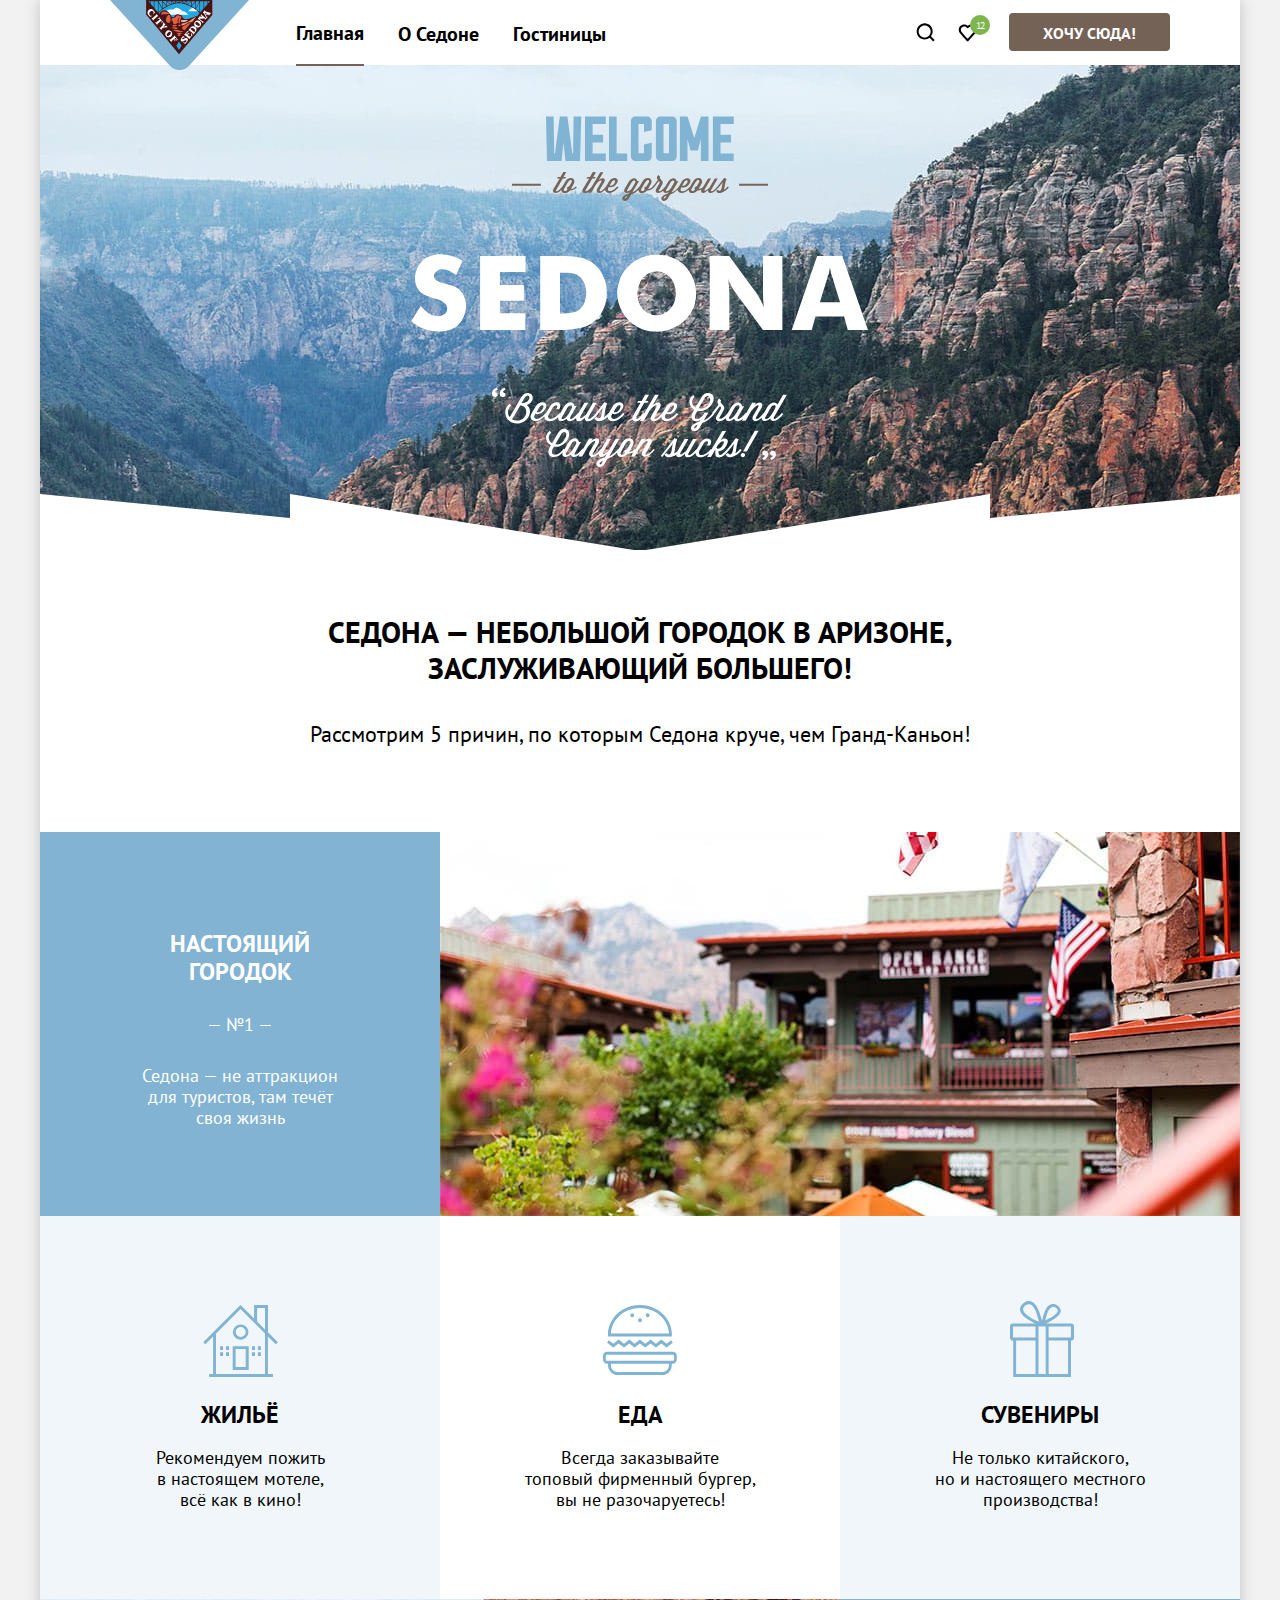
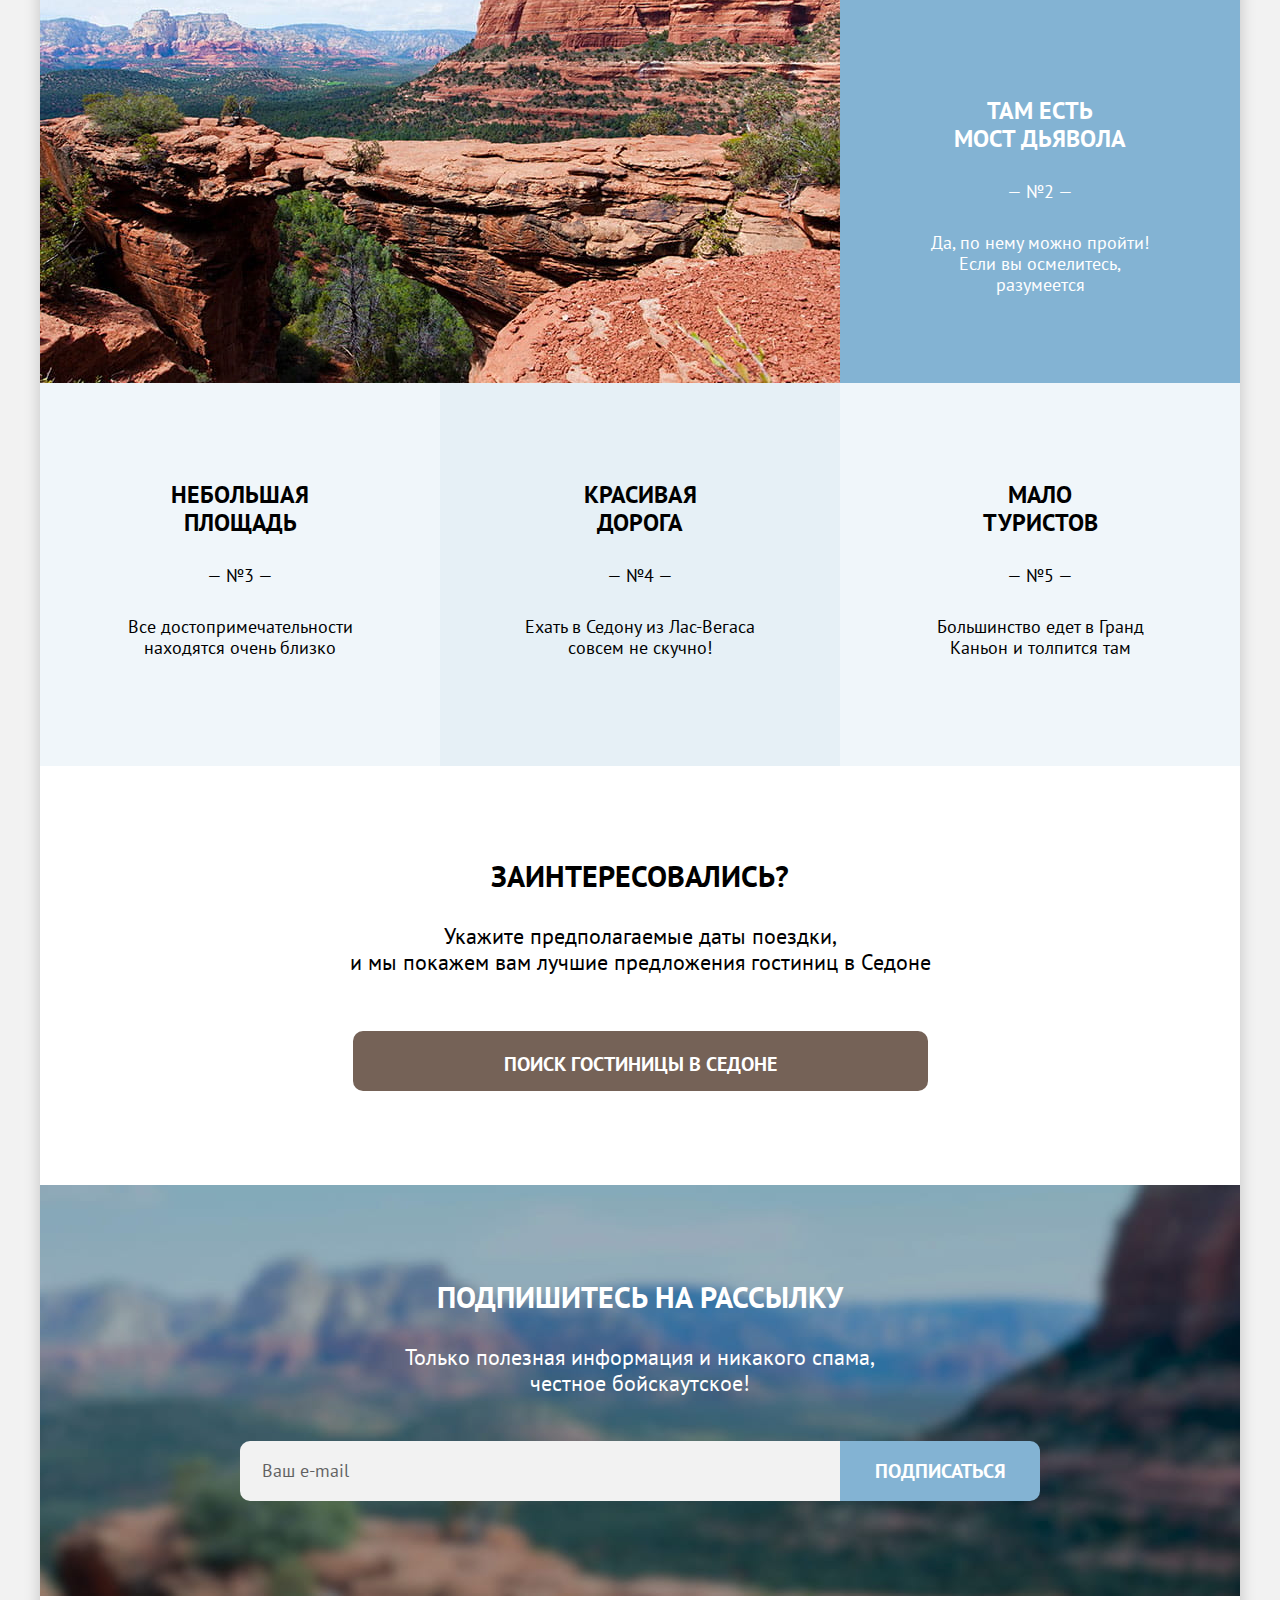
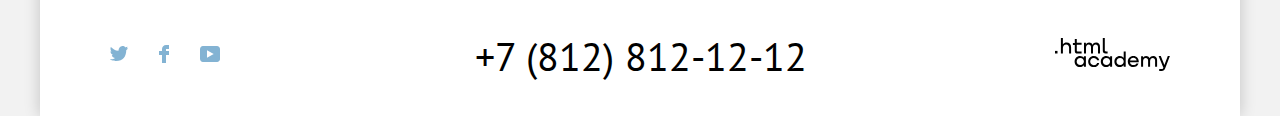
<file: 7/index.html>
<!DOCTYPE html>
<html lang="ru">
  <head>
    <meta charset="UTF-8">
    <meta http-equiv="X-UA-Compatible" content="IE=edge">
    <meta name="viewport" content="width=device-width, initial-scale=1.0">
    <title>HTML Academy: Седона</title>
    <link rel="icon" href="favicon.ico">
    <link rel="icon" sizes="32x32" type="image/png" href="./images/favicons/favicon-32x32.png">
    <link rel="stylesheet" href="./styles/styles.css">
    <base href="https://htmlacademy-htmlcss.github.io/1875081-sedona-33/7/">
</head>
  <body class="page-container">
    <!--Шапка с навигацией-->
    <header class="page-header">
      <nav class="navigation container">
        <a class="logo-link">
          <span class="visually-hidden">Переход на главную страницу</span>
          <img class="logo-image" src="./images/content/logo.svg" width="139" height="70" alt="Логотип сайта Седона.">
        </a>

        <ul class="navigation-list navigation-list-links reset-list">
          <li class="navigation-item">
            <a class="navigation-link navigation-link-current">Главная</a>
          </li>
          <li class="navigation-item">
            <a class="navigation-link" href="#">О Седоне</a>
          </li>
          <li class="navigation-item">
            <a class="navigation-link" href="catalog.html">Гостиницы</a>
          </li>
        </ul>

        <ul class="navigation-list user-list reset-list">
          <li class="user-item">
            <a class="navigation-link icon-link navigation-link-search" href="#">
              <svg class="user-icon" width="19" height="19" viewBox="0 0 19 19" fill="currentColor" xmlns="http://www.w3.org/2000/svg">
                <path d="M18.6821 16.9114L14.9821 13.2114C15.9821 11.9114 16.6821 10.2114 16.6821 8.31142C16.6821 3.91142 13.0821 0.311417 8.68207 0.311417C4.28207 0.311417 0.682068 4.01142 0.682068 8.41142C0.682068 12.8114 4.28207 16.4114 8.68207 16.4114C10.4821 16.4114 12.1821 15.8114 13.5821 14.7114L17.2821 18.4114L18.6821 16.9114ZM8.68207 14.4114C5.38207 14.4114 2.68207 11.7114 2.68207 8.41142C2.68207 5.11142 5.38207 2.41142 8.68207 2.41142C11.9821 2.41142 14.6821 5.11142 14.6821 8.41142C14.6821 11.7114 11.9821 14.4114 8.68207 14.4114Z"/>
              </svg>
              <span class="visually-hidden">Поиск по сайту</span>
            </a>
          </li>
          <li class="user-item">
            <a class="navigation-link icon-link navigation-link-favourites" href="#">
              <svg  class="user-icon" width="19" height="18" viewBox="0 0 19 18" fill="currentColor" xmlns="http://www.w3.org/2000/svg">
                <path d="M9.58207 17.4114C9.28207 17.4114 8.98207 17.3114 8.78207 17.0114C3.38207 10.9114 2.08207 9.51142 1.78207 9.11142C1.08207 8.21142 0.682068 7.01142 0.682068 5.81142C0.682068 2.81142 3.08207 0.411423 6.18207 0.411423C7.48207 0.411423 8.68207 0.911423 9.68207 1.71142C10.6821 0.911423 11.9821 0.411423 13.1821 0.411423C16.1821 0.411423 18.6821 2.81142 18.6821 5.81142C18.6821 7.11142 18.1821 8.31142 17.3821 9.21142L10.3821 17.1114C10.1821 17.3114 9.98207 17.4114 9.58207 17.4114ZM3.58207 7.91142C3.88207 8.31142 7.08207 11.9114 9.68207 14.8114L15.8821 7.81142C16.3821 7.31142 16.5821 6.61142 16.5821 5.81142C16.5821 4.01142 15.0821 2.51142 13.2821 2.51142C12.2821 2.51142 11.2821 3.01142 10.5821 3.81142C10.2821 4.11142 9.98207 4.21142 9.68207 4.21142C9.38207 4.21142 9.08207 4.01142 8.88207 3.81142C8.18207 3.01142 7.18207 2.51142 6.18207 2.51142C4.38207 2.51142 2.88207 4.01142 2.88207 5.81142C2.78207 6.71142 3.18207 7.41142 3.58207 7.91142C3.48207 7.91142 3.48207 7.91142 3.58207 7.91142Z"/>
              </svg>
              <span class="visually-hidden">Избранное</span>
              <span class="number-favourites">12</span>
            </a>
          </li>
          <li class="user-item">
            <a class="navigation-link button-link" href="#">Хочу сюда!</a>
          </li>
        </ul>
      </nav>
    </header>
    <!--Основное содержимое-->
    <main class="page-main main-container">
      <!--Секция превью-->
      <section class="preview">
        <h1 class="visually-hidden">Курорт Седона</h1>
        <div class="preview-image-wrapper">
          <img class="preview-image" src="./images/content/welcome.svg" width="458" height="352" alt="Добро пожаловать в Седону.">
        </div>
      </section>
      <!--Секция преимуществ-->
      <section class="advantages">
        <h2 class="advantages-title title">Седона — небольшой городок в Аризоне,
          заслуживающий большего!</h2>
        <p class="page-text">Рассмотрим 5 причин, по которым Седона круче, чем Гранд-Каньон!</p>
        <ol class="advantages-list reset-list">
          <li class="advantages-item advantages-item-city">
              <div class="advantage-wrapper">
                <h3 class="advantages-title">Настоящий
                  городок</h3>
                <p class="advantages-number">— №1 —</p>
                <p class="advantages-description">Седона — не аттракцион<br>для туристов, там течёт
                  <br>своя жизнь</p>
              </div>
              <img class="advantage-image" src="./images/content/advantages-city.jpg" width="800" height="384" alt="Красивый вид на Седону.">
            <!-- Список внутри первого пункта списка -->
            <ul class="reasons-list reset-list">
              <li class="reasons-item">
                <h4 class="advantages-title reasons-title">Жильё</h4>
                <p class="reasons-description">Рекомендуем пожить<br>
                  в настоящем мотеле,<br>
                  всё как в кино!</p>
              </li>
              <li class="reasons-item">
                <h4 class="advantages-title reasons-title">Еда</h4>
                <p class="reasons-description">Всегда заказывайте<br>
                  топовый фирменный бургер, вы не разочаруетесь!</p>
              </li>
              <li class="reasons-item">
                <h4 class="advantages-title reasons-title">Сувениры</h4>
                <p class="reasons-description">Не только китайского,<br>
                  но и настоящего местного производства!</p>
              </li>
            </ul>
          </li>
          <li class="advantages-item advantages-item-bridge">
              <img class="advantage-image" src="./images/content/advantages-bridge.jpg" width="800" height="384" alt="Вид на мост дьявола.">
              <div class="advantage-wrapper advantage-wrapper-bridge">
                <h3 class="advantages-title">Там есть мост дьявола</h3>
                <p class="advantages-number">— №2 —</p>
                <p class="advantages-description">Да, по нему можно пройти! Если вы осмелитесь, разумеется</p>
              </div>
          </li>
          <li class="advantages-item advantages-item-square advantage-item">
            <h3 class="advantages-title">Небольшая площадь</h3>
            <p class="advantages-number">— №3 —</p>
            <p class="advantages-description">Все достопримечательности
              находятся очень близко</p>
          </li>
          <li class="advantages-item advantage-item advantages-item-road">
            <h3 class="advantages-title">Красивая дорога</h3>
            <p class="advantages-number">— №4 —</p>
            <p class="advantages-description">Ехать в Седону из Лас-Вегаса совсем не скучно!</p>
          </li>
          <li class="advantages-item advantages-item-tourist advantage-item">
            <h3 class="advantages-title">Мало туристов</h3>
            <p class="advantages-number">— №5 —</p>
            <p class="advantages-description">Большинство едет в Гранд Каньон и толпится там</p>
          </li>
        </ol>
      </section>
      <!--Секция поиск гостиницы-->
      <section class="search-hotels">
        <h2 class="visually-hidden">Поиск гостиниц в Седоне</h2>
        <p class="title search-title">Заинтересовались?</p>
        <p class="page-text search-text">Укажите предполагаемые даты поездки,<br>
        и мы покажем вам лучшие предложения гостиниц в Седоне</p>
        <a class="search-link button-link" href="#">ПОИСК ГОСТИНИЦЫ В седоне</a>
      </section>
      <!--Секция подписка на рассылку-->
      <section class="subscription">
        <h2 class="visually-hidden">Подписка на рассылку</h2>
        <p class="title subscription-title">Подпишитесь на рассылку</p>
        <p class="page-text subscription-text">Только полезная информация и никакого спама, честное бойскаутское!</p>
        <form class="email-form" action="https://echo.htmlacademy.ru/" method="post">
          <label class="visually-hidden" for="email">Ваш e-mail</label>
          <input class="email-field" id="email" type="email" name="email" placeholder="Ваш e-mail">
          <button class="button button-mail" type="submit">Подписаться</button>
        </form>
      </section>
    </main>
    <!--Подвал-->
    <footer class=" page-footer container">
        <ul class="social-list reset-list">
          <li class="social-item">
            <span class="visually-hidden">Твиттер</span>
            <a class="social-link social-link-twitter" href="https://twitter.com/htmlacademy_ru">
              <svg class="social-link-image" width="18" height="15" viewBox="0 0 18 15" fill="currentColor" xmlns="http://www.w3.org/2000/svg">
                <path d="M11.6 0.200056C13.4 -0.299944 14.8 0.500056 15.4 1.40006C16.1 1.20006 16.8 0.900056 17.5 0.700056C17.5 1.60006 16.9 2.20006 16.6 2.50006C17.3 2.60006 18 1.90006 18 1.90006C17.8 2.90006 16.9 3.70006 16.3 3.90006C16.1 10.7001 13 15.1001 5.7 15.0001C5.1 15.0001 5.8 15.0001 5.2 15.0001C4.8 15.0001 0.8 14.5001 0 13.1001C2.4 13.3001 4.1 12.7001 5 11.9001C4 11.6001 2.1 11.5001 1.8 9.00006C2.2 9.10006 2.4 9.20006 3.1 9.10006C1.8 8.30006 0.4 7.50006 0.5 5.30006C0.8 5.60006 1.6 5.80006 1.9 5.80006C1.1 5.60006 -0.2 2.50006 0.9 0.900056C2.8 2.80006 4.9 4.50006 8.5 4.70006C8.7 2.30006 9.7 0.800056 11.6 0.200056Z"/>
              </svg>
            </a>
          </li>
          <li class="social-item">
            <span class="visually-hidden">Фейсбук</span>
            <a class="social-link social-link-facebook" href="https://www.facebook.com/htmlacademy">
              <svg class="social-link-image" width="10" height="18" viewBox="0 0 10 18" fill="currentColor" xmlns="http://www.w3.org/2000/svg">
                <path d="M7 0C4.8 0 3 1.8 3 4V6H0V10H3V18H7V10H10V6H7V4H10V0H7Z"/>
              </svg>
            </a>
          </li>
          <li class="social-item">
            <span class="visually-hidden">Ютуб</span>
            <a class="social-link social-link-youtube" href="https://www.youtube.com/c/HTMLAcademyRUS">
              <svg class="social-link-image" width="20" height="16" viewBox="0 0 20 16" fill="currentColor" xmlns="http://www.w3.org/2000/svg">
                <g clip-path="url(#clip0_24196_686)">
                <path d="M17 0H2.9C1.2 0 0 1.5 0 3.2V12.7C0 14.5 1.2 16 2.9 16H17.2C18.7 16 20.1 14.5 20.1 12.8V3.2C19.9 1.5 18.7 0 17 0ZM7 11.8V4.2L13.7 8L7 11.8Z"/>
                </g>
                <defs>
                <clipPath id="clip0_24196_686">
                <rect width="20" height="16" fill="white"/>
                </clipPath>
                </defs>
              </svg>
            </a>
          </li>
        </ul>
        <a class="tel-academy" href="tel:+78128121212">
          <span class="visually-hidden">Контактный номер телефона.</span>
          +7 (812) 812-12-12</a>
        <a class="logo-academy" href="https://htmlacademy.ru/">
          <span class="visually-hidden">Перейти на сайт HTML Academy.</span>
          <svg  class="logo-academy-image" width="115" height="33" viewBox="0 0 115 33" fill="none" xmlns="http://www.w3.org/2000/svg" aria-label="Логотип HTML Academy.">
            <path d="M0 12.9V15.5H2.5V12.9H0Z" fill="black"/>
            <path d="M11.6 4.5C10 4.5 8.80002 5.2 8.00002 6.2H7.90002V0H5.90002V15.5H7.90002V10.2C7.90002 8.1 9.20002 6.6 11.2 6.6C13 6.6 14.1 8 14.1 9.8V15.5H16.1V9.4C16.2 6.4 14.3 4.5 11.6 4.5Z" fill="black"/>
            <path d="M26.6 4.79998H21.8V1.09998H19.8V4.89998H17.9V6.89998H19.8V12.9C19.8 14.6 20.8 15.6 22.5 15.6H26.6V13.6H22.9C22.2 13.6 21.8 13.2 21.8 12.5V6.79998H26.6V4.79998Z" fill="black"/>
            <path d="M41.1 4.59998C39.5 4.59998 38.2 5.39998 37.6 6.69998H37.5C36.9 5.49998 35.7 4.59998 34.1 4.59998C32.7 4.59998 31.6 5.39998 31 6.39998H30.9V4.79998H29V15.4H31V9.99998C31 7.99998 32 6.49998 33.6 6.49998C35.1 6.49998 36 7.49998 36 9.09998V15.4H38V9.79998C38 7.39998 39.4 6.49998 40.6 6.49998C42.1 6.49998 43 7.49998 43 9.09998V15.4H45V8.89998C45.1 6.39998 43.6 4.59998 41.1 4.59998Z" fill="black"/>
            <path d="M47.8 12.7C47.8 14.4 48.8 15.4 50.6 15.4H52.6V13.4H50.9001C50.2001 13.4 49.8 13 49.8 12.3V0H47.8V12.7Z" fill="black"/>
            <path d="M28.9 19.7C28 18.6 26.7 17.9 25 17.9C21.9 17.9 19.6 20.2 19.6 23.5C19.6 26.8 21.9 29.1 25 29.1C26.8 29.1 28 28.3 28.8 27.2H28.9V28.8H30.9V18.2H28.9V19.7ZM25.3 27.1C23.1 27.1 21.7 25.5 21.7 23.5C21.7 21.5 23.1 19.9 25.3 19.9C27.5 19.9 28.9 21.5 28.9 23.5C28.9 25.4 27.5 27.1 25.3 27.1Z" fill="black"/>
            <path d="M44.2 22C43.7 19.6 41.5999 17.9 38.7999 17.9C35.3999 17.9 33.2 20.4 33.2 23.5C33.2 26.6 35.3999 29.1 38.7999 29.1C41.5999 29.1 43.7 27.3 44.2 24.9H42.0999C41.6999 26.2 40.3999 27.2 38.7999 27.2C36.5999 27.2 35.2 25.6 35.2 23.6C35.2 21.6 36.5999 20 38.7999 20C40.3999 20 41.5999 21 42.0999 22.2H44.2V22Z" fill="black"/>
            <path d="M55.1 19.7C54.2 18.6 52.9001 17.9 51.2001 17.9C48.1001 17.9 45.8 20.2 45.8 23.5C45.8 26.8 48.1001 29.1 51.2001 29.1C53.0001 29.1 54.2 28.3 55 27.2H55.1V28.8H57.1V18.2H55.1V19.7ZM51.5 27.1C49.3 27.1 47.9001 25.5 47.9001 23.5C47.9001 21.5 49.3 19.9 51.5 19.9C53.7 19.9 55.1 21.5 55.1 23.5C55.1 25.4 53.6 27.1 51.5 27.1Z" fill="black"/>
            <path d="M68.7 19.8C67.8 18.7 66.5 17.9 64.8 17.9C61.7 17.9 59.4 20.2 59.4 23.5C59.4 26.8 61.6 29.1 64.8 29.1C66.5 29.1 67.8 28.3 68.6 27.3H68.7V28.8H70.7V13.4H68.7V19.8ZM65.1 27.1C62.9 27.1 61.5 25.5 61.5 23.5C61.5 21.5 62.9 19.9 65.1 19.9C67.3 19.9 68.7 21.5 68.7 23.5C68.6 25.5 67.2 27.1 65.1 27.1Z" fill="black"/>
            <path d="M78.3 17.9C75 17.9 72.8 20.4 72.8 23.5C72.8 26.5 74.9 29.1 78.3 29.1C80.8 29.1 82.8 27.8 83.5 25.5H81.4C80.9 26.5 79.8 27.1 78.4 27.1C76.5 27.1 75.1 25.8 75 24.2H83.8C84 20.6 81.8 17.9 78.3 17.9ZM78.3 19.8C80 19.8 81.3 20.8 81.6 22.4H75.1C75.4 20.9 76.6 19.8 78.3 19.8Z" fill="black"/>
            <path d="M98.2 17.9C96.6 17.9 95.3 18.7 94.6 19.9H94.5C93.9 18.7 92.7 17.9 91.1 17.9C89.7 17.9 88.6 18.6 88 19.7V18.2H86.1V28.8H88.1V23.4C88.1 21.4 89.1 20 90.7 19.9C92.2 19.9 93.1 20.9 93.1 22.5V28.8H95.1V23.2C95.1 20.8 96.5 19.9 97.7 19.9C99.2 19.9 100.1 20.9 100.1 22.5V28.8H102.1V22.3C102.2 19.7 100.7 17.9 98.2 17.9Z" fill="black"/>
            <path d="M109.4 27L105.8 18.1H103.6L108.4 29.7C108.1 30.6 107.7 30.9 106.7 30.9H104.2V32.9H106.7C108.5 32.9 109.5 32.1 110.2 30.3L114.9 18.1H112.8L109.4 27Z" fill="black"/>
          </svg>
        </a>
    </footer>
    <!-- МОДАЛЬНОЕ ОКНО -->
    <div class="fixed-overlay modal-container-close">
      <div class="modal-window">
          <button class="modal-close-button" type="button">
            <span class="visually-hidden">Закрыть окно поиска гостиницы в Седоне.</span>
          </button>
          <section class="modal-content">
            <h2 class="modal-title">Поиск гостиницы в Седоне</h2>
            <form action="https://echo.htmlacademy.ru/" method="post">
              <div class="modal-form">
                <div class="field-group">
                  <label class="date-wrapper">
                    <span class="modal-name name-date">Дата заезда:</span>
                    <input class="modal-input input-date" type="text" name="date" value="27 апреля 2020" placeholder="Укажите дату" required>
                  </label>
                  <p class="inform-text mistake-form">Мы не можем отправить вас в прошлое.</p>
                </div>

                <div class="field-group">
                  <label class="date-wrapper">
                    <span class="modal-name name-date">Дата выезда:</span>
                    <input class="modal-input input-date" type="text" name="date" value="1 сентября 2021" placeholder="Укажите дату" required>
                  </label>
                  <p class="inform-text success-form">На эти даты есть свободные номера. Пока есть.</p>
                </div>


                <div class="count-people">
                  <p class="count-wrapper count-wrapper-adult">
                    <label class="modal-name" for="adult">Взрослые:</label>
                    <input class="modal-input count-input" type="number" name="adult" id="adult" min="1" max="10" value="2">
                    <button class="remove" type="button">
                      <span class="visually-hidden">Уменьшить количество взрослых.</span>
                    </button>
                    <button class="add" type="button">
                      <span class="visually-hidden">Уменьшить количество взрослых.</span>
                    </button>
                  </p>
                  <p class="count-wrapper count-wrapper-children">
                    <span class="form-label">
                      <label class="modal-name" for="children-people">Дети:</label>
                      <span class="tooltip">
                        <button class="tooltip-toggle" type="button" aria-labelledby="tooltip-label">
                          <svg  class="tooltip-icon" width="1" height="9" viewBox="0 0 1 9" fill="currentColor" xmlns="http://www.w3.org/2000/svg">
                            <g clip-path="url(#clip0_18711_289)">
                            <path d="M0 9H1L1 3H0L0 9Z"/>
                            <path d="M1 0H0V1H1V0Z"/>
                            </g>
                            <defs>
                            <clipPath id="clip0_18711_289">
                            <rect width="1" height="9"/>
                            </clipPath>
                            </defs>
                          </svg>
                        </button>
                        <span class="tooltip-text" role="tooltip" id="tooltip-label">
                      Укажите количество детей, которые будут с вами, возраст которых от 6 до 18 лет. Дети до 6 лет размещаются бесплатно.
                        </span>
                      </span>
                    </span>
                    <input class="modal-input count-input" type="number" id="children-people" name="children" min="1" max="10" value="1">
                    <button class="remove" type="button">
                      <span class="visually-hidden">Уменьшить количество детей.</span>
                    </button>
                    <button class="add" type="button">
                      <span class="visually-hidden">Увеличить количество детей.</span>
                    </button>
                  </p>
                </div>

                <div class="button-wrapper">
                  <button class="modal-button-search" type="submit">Найти</button>
                </div>
              </div>
            </form>
          </section>
        </div>
      </div>
  </body>
</html>
</file>
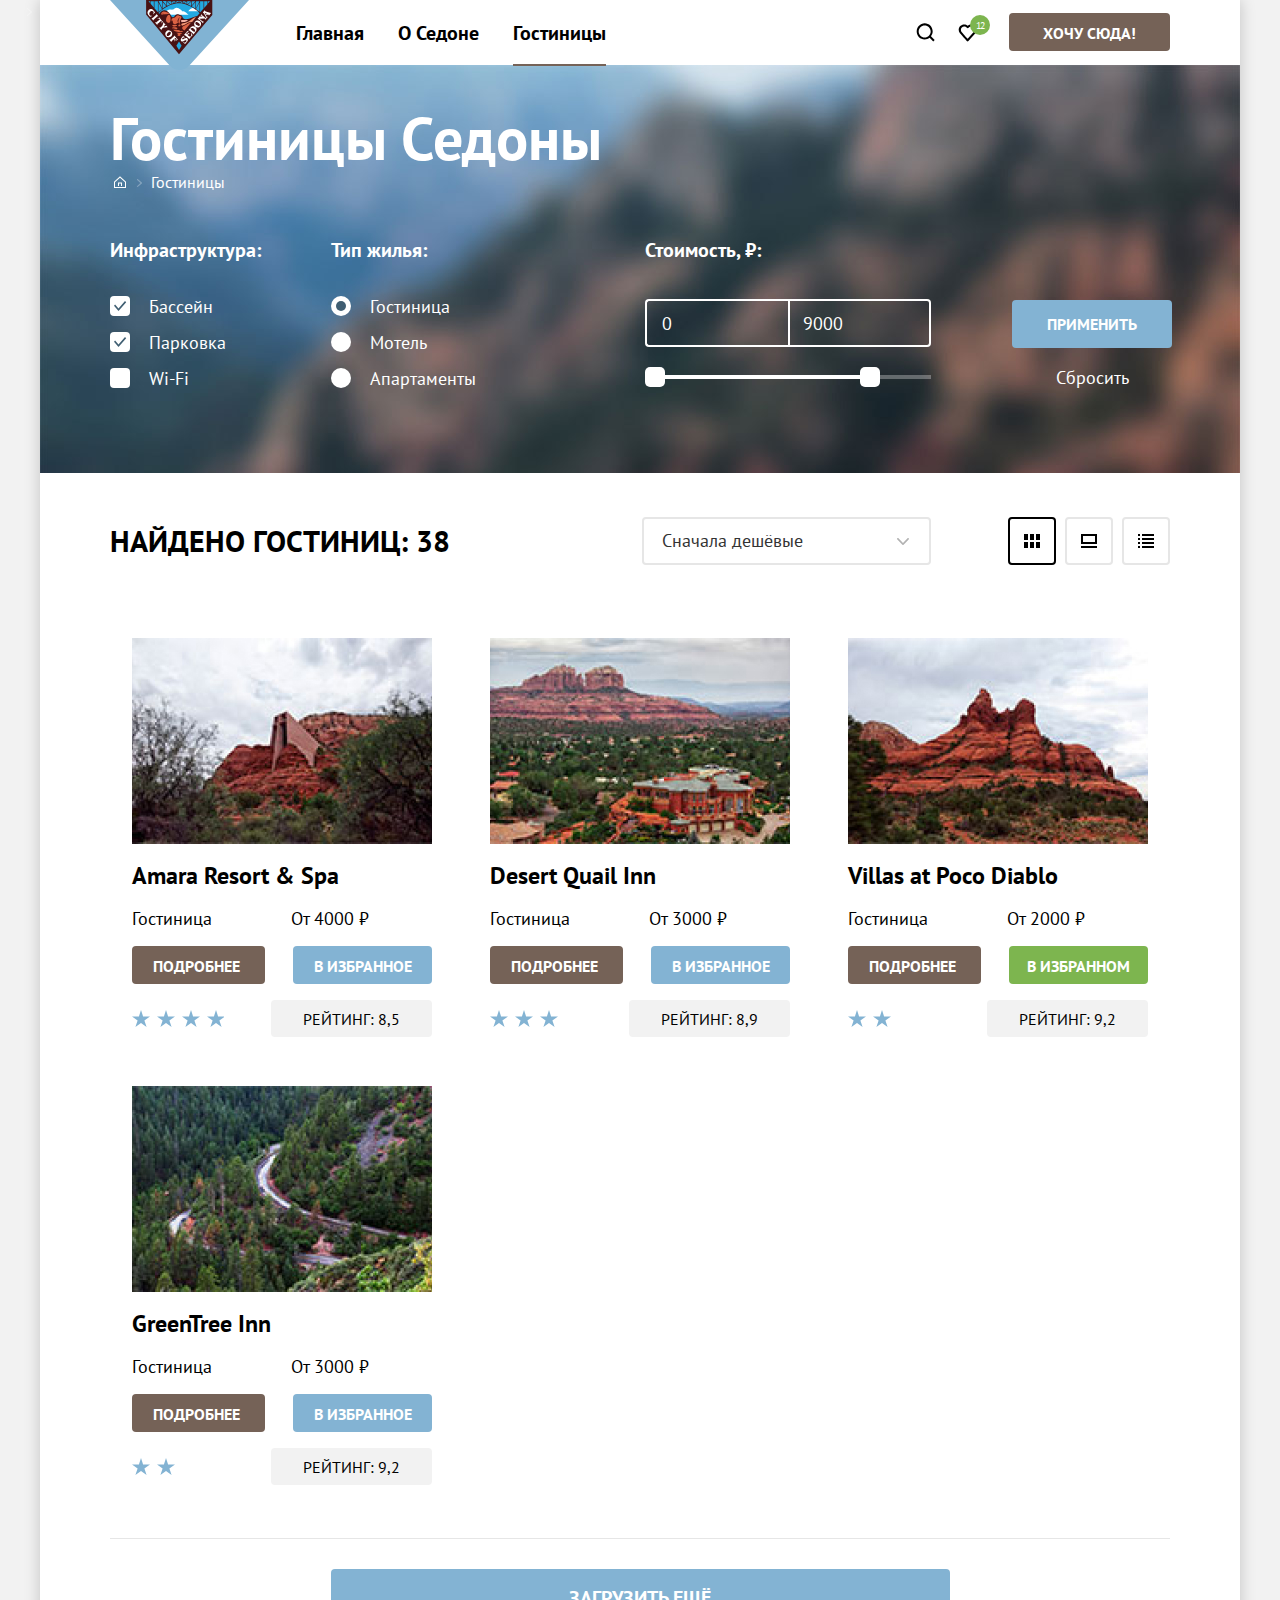
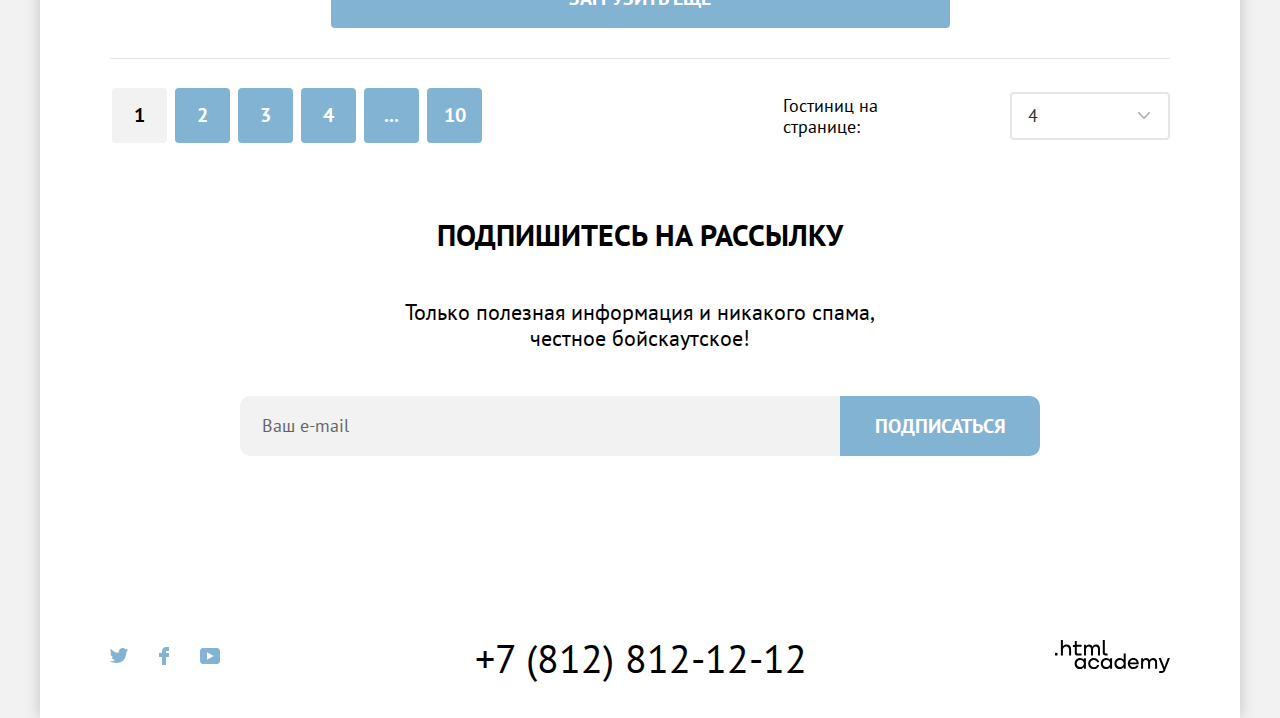
<file: catalog.html>
<!DOCTYPE html>
<html lang="ru">
  <head>
    <meta charset="UTF-8">
    <meta http-equiv="X-UA-Compatible" content="IE=edge">
    <meta name="viewport" content="width=device-width, initial-scale=1.0">
    <title>Гостиницы Седоны</title>
    <link rel="icon" href="favicon.ico">
    <link rel="icon" sizes="32x32" type="image/png" href="./images/favicons/favicon-32x32.png">
    <link rel="stylesheet" href="./styles/styles.css">
  </head>
  <body class="page-container">
    <header class="page-header">
      <nav class="navigation container">
        <a class="logo-link" href="index.html">
          <span class="visually-hidden">Переход на главную страницу</span>
          <img class="logo-image" src="./images/content/logo.svg" width="139" height="70" alt="Логотип сайта Седона.">
        </a>
        <ul class="navigation-list navigation-list-links reset-list">
          <li class="navigation-item">
            <a class="navigation-link" href="index.html">Главная</a>
          </li>
          <li class="navigation-item">
            <a class="navigation-link" href="#">О Седоне</a>
          </li>
          <li class="navigation-item">
            <a class="navigation-link navigation-link-current">Гостиницы</a>
          </li>
        </ul>
        <ul class="navigation-list user-list reset-list">
          <li class="user-item">
            <a class="navigation-link icon-link navigation-link-search" href="#">
              <svg class="user-icon" width="19" height="19" viewBox="0 0 19 19" fill="currentColor" xmlns="http://www.w3.org/2000/svg" role="img" aria-label="Иконка поиска.">
                <path d="M18.6821 16.9114L14.9821 13.2114C15.9821 11.9114 16.6821 10.2114 16.6821 8.31142C16.6821 3.91142 13.0821 0.311417 8.68207 0.311417C4.28207 0.311417 0.682068 4.01142 0.682068 8.41142C0.682068 12.8114 4.28207 16.4114 8.68207 16.4114C10.4821 16.4114 12.1821 15.8114 13.5821 14.7114L17.2821 18.4114L18.6821 16.9114ZM8.68207 14.4114C5.38207 14.4114 2.68207 11.7114 2.68207 8.41142C2.68207 5.11142 5.38207 2.41142 8.68207 2.41142C11.9821 2.41142 14.6821 5.11142 14.6821 8.41142C14.6821 11.7114 11.9821 14.4114 8.68207 14.4114Z"/>
              </svg>
              <span class="visually-hidden">Поиск по сайту</span>
            </a>
          </li>
          <li class="user-item">
            <a class="navigation-link icon-link navigation-link-favourites" href="#">
              <svg  class="user-icon" width="19" height="18" viewBox="0 0 19 18" fill="currentColor" xmlns="http://www.w3.org/2000/svg" role="img" aria-label="Иконка избранного.">
                <path d="M9.58207 17.4114C9.28207 17.4114 8.98207 17.3114 8.78207 17.0114C3.38207 10.9114 2.08207 9.51142 1.78207 9.11142C1.08207 8.21142 0.682068 7.01142 0.682068 5.81142C0.682068 2.81142 3.08207 0.411423 6.18207 0.411423C7.48207 0.411423 8.68207 0.911423 9.68207 1.71142C10.6821 0.911423 11.9821 0.411423 13.1821 0.411423C16.1821 0.411423 18.6821 2.81142 18.6821 5.81142C18.6821 7.11142 18.1821 8.31142 17.3821 9.21142L10.3821 17.1114C10.1821 17.3114 9.98207 17.4114 9.58207 17.4114ZM3.58207 7.91142C3.88207 8.31142 7.08207 11.9114 9.68207 14.8114L15.8821 7.81142C16.3821 7.31142 16.5821 6.61142 16.5821 5.81142C16.5821 4.01142 15.0821 2.51142 13.2821 2.51142C12.2821 2.51142 11.2821 3.01142 10.5821 3.81142C10.2821 4.11142 9.98207 4.21142 9.68207 4.21142C9.38207 4.21142 9.08207 4.01142 8.88207 3.81142C8.18207 3.01142 7.18207 2.51142 6.18207 2.51142C4.38207 2.51142 2.88207 4.01142 2.88207 5.81142C2.78207 6.71142 3.18207 7.41142 3.58207 7.91142C3.48207 7.91142 3.48207 7.91142 3.58207 7.91142Z"/>
              </svg>
              <span class="visually-hidden">Избранное</span>
              <span class="number-favourites">12</span>
            </a>
          </li>
          <li class="user-item">
            <a class="navigation-link button-link" href="#">Хочу сюда!</a>
          </li>
        </ul>
      </nav>
    </header>

    <main class="catalog-main main-container">
      <h1 class="visually-hidden">Каталог гостиниц</h1>
      <section class="filters">
        <div class="container">
          <h2 class="visually-hidden">Фильтр гостиниц</h2>
          <header class="filters-header">
            <h3 class="filters-header-title">Гостиницы Седоны</h3>
            <ul class="breadcrumbs reset-list">
              <li class="breadcrumbs-item">
                <span class="visually-hidden">Главная</span>
                <a class="breadcrumbs-link breadcrumbs-link-home" href="index.html">
                  <svg width="12" height="12" viewBox="0 0 12 12" fill="none" xmlns="http://www.w3.org/2000/svg" role="img" aria-label="Иконка дом для главной страницы.">
                    <path d="M6 0.300049L0 5.80005V12H12V5.80005L6 0.300049ZM11 11H1V6.20005L6 1.70005L11 6.20005V11Z" fill="white"/>
                    <path d="M4 10H5V7.5H7V10H8V6.5H4V10Z" fill="white"/>
                  </svg>
                </a>
              </li>
              <li class="breadcrumbs-item">
                <a class="breadcrumbs-link" href="#">Гостиницы</a>
              </li>
            </ul>
          </header>
          <form class="filters-form" action="https://echo.htmlacademy.ru/" method="get">
            <fieldset class="filter">
              <legend class="filter-title">Инфраструктура:</legend>
              <ul class="filter-list reset-list">
                <li class="filter-item">
                  <label class="control">
                    <input class="control-input visually-hidden" id="pool" type="checkbox" name="checkbox" value="Бассейн" checked>
                    <span class="control-mark"></span>
                    <span class="control-label">Бассейн</span>
                  </label>
                </li>
                <li class="filter-item">
                    <label class="control">
                      <input class="control-input visually-hidden" type="checkbox" id="parking" name="checkbox" value="Парковка" checked>
                      <span class="control-mark"></span>
                      <span class="control-label">Парковка</span>
                    </label>
                </li>
                <li class="filter-item">
                    <label class="control">
                      <input class="control-input visually-hidden" type="checkbox" id="wifi" name="checkbox" value="Wi-Fi">
                      <span class="control-mark"></span>
                      <span class="control-label">Wi-Fi</span>
                    </label>
                </li>
              </ul>
            </fieldset>
            <fieldset class="filter">
              <legend class="filter-title">Тип жилья:</legend>
              <ul class="filter-list reset-list">
                <li class="filter-item">
                  <label class="control">
                    <input class="control-input visually-hidden" type="radio" id="hotel" name="radio" value="Гостиница" checked>
                    <span class="control-mark control-type"></span>
                    <span class="control-label">Гостиница</span>
                  </label>
                </li>
                <li class="filter-item">
                  <label class="control">
                    <input class="control-input visually-hidden" type="radio" id="motel" name="radio" value="Мотель">
                    <span class="control-mark control-type"></span>
                    <span class="control-label">Мотель</span>
                  </label>
                </li>
                <li class="filter-item">
                  <label class="control">
                    <input class="control-input visually-hidden" type="radio" id="apartamert" name="radio" value="Апартаменты">
                    <span class="control-mark control-type"></span>
                    <span class="control-label">Апартаменты</span>
                  </label>
                </li>
              </ul>
            </fieldset>
            <fieldset class="filter">
              <legend class="filter-title title-price">Стоимость, ₽:</legend>
              <div class="filter-price">
                <input class="range-input" type="number" name="min-price" min="1" max="9000" value="0" placeholder="от" required>
                <input class="range-input" type="number" name="max-price" min="1" max="9000" value="9000" placeholder="до" required>
                <div class="decor-line"></div>
              </div>
              <div class="filter-price-toggle">
                <div class="range-scale">
                  <div class="range-bar" style="left: 0; width: 227px"></div>
                  <button class="range-toggle toggle-min">
                    <span class="visually-hidden">Изменить минимальную цену.</span>
                  </button>
                  <button class="range-toggle toggle-max">
                    <span class="visually-hidden">Изменить максимальную цену</span>
                  </button>
                </div>
              </div>
            </fieldset>
            <div class="filters-buttons">
              <button class="button button-submit" type="submit">Применить</button>
              <button class="button button-reset" type="reset">Сбросить</button>
            </div>
          </form>
        </div>
      </section>
      <section class="hotels container">
        <h2 class="visually-hidden">Список найденных гостиниц</h2>
        <header class="hotels-header">
          <h3 class="hotels-title">Найдено гостиниц: <span>38</span></h3>
          <select class="select-control" aria-label="Сортировка">
            <option value="cheap">Сначала дешёвые</option>
            <option value="popular">Сначала популярные</option>
            <option value="expensive">Сначала дорогие</option>
          </select>
          <ul class="hotels-header-list reset-list">
            <li class="hotels-header-item">
              <span class="visually-hidden">Показать карточки</span>
              <a href="#" class="hotels-header-link hotels-header-link-cards active-hotels-header-list"></a>
            </li>
            <li class="hotels-header-item">
              <span class="visually-hidden">Показать слайдшоу</span>
              <a href="#" class="hotels-header-link hotels-header-link-slide"></a>
            </li>
            <li class="hotels-header-item">
              <span class="visually-hidden">Показать список</span>
              <a href="#" class="hotels-header-link hotels-header-link-list"></a>
            </li>
          </ul>
        </header>
        <ul class="cards-list reset-list">
          <li class="cards-item">
            <a href="#" class="card-link-image">
              <img class="card-image" src="./images/content/hotel-amara.jpg" width="300" height="206" alt="Amara Resort & Spa.">
            </a>
            <h3 class="card-title">Amara Resort & Spa</h3>
            <div class="card-description">
              <p class="card-name">Гостиница</p>
              <p class="card-price">От 4000 ₽</p>
            </div>
            <div class="card-buttons">
              <a class="card-button card-link" href="#">Подробнее</a>
              <button class="card-button favourites" type="button">В избранное</button>
            </div>
            <div class="rating">
              <p class="rating-stars"><span class="visually-hidden">Четыре звезды.</span></p>
              <p class="rating-text">Рейтинг: 8,5</p>
            </div>
          </li>
          <li class="cards-item">
            <a href="#" class="card-link-image">
              <img class="card-image" src="./images/content/hotel-desert.jpg" width="300" height="206" alt="Desert Quail Inn.">
            </a>
            <h3 class="card-title">Desert Quail Inn</h3>
            <div class="card-description">
              <span class="card-name">Гостиница</span>
              <span class="card-price">От 3000 ₽</span>
            </div>
            <div class="card-buttons">
              <a class="card-button card-link" href="#">Подробнее</a>
              <button class="card-button favourites" type="button">В избранное</button>
            </div>
            <div class="rating">
              <p class="rating-stars"><span class="visually-hidden">Три звезды.</span></p>
              <p class="rating-text">Рейтинг: 8,9</p>
            </div>
          </li>
          <li class="cards-item">
            <a href="#" class="card-link-image">
              <img class="card-image" src="./images/content/hotel-villas.jpg" width="300" height="206" alt="Villas at Poco Diablo.">
            </a>
            <h3 class="card-title">Villas at Poco Diablo</h3>
            <div class="card-description">
              <span class="card-name">Гостиница</span>
              <span class="card-price">От 2000 ₽</span>
            </div>
            <div class="card-buttons">
              <a class="card-button card-link" href="#">Подробнее</a>
              <button class="card-button favourites favourite-button" type="button">В избранном</button>
            </div>
            <div class="rating">
              <p class="rating-stars"><span class="visually-hidden">Две звезды.</span></p>
              <p class="rating-text">Рейтинг: 9,2</p>
            </div>
          </li>
          <li class="cards-item">
            <a href="#" class="card-link-image">
              <img class="card-image" src="./images/content/hotel-greentree.jpg" width="300" height="206" alt="GreenTree Inn.">
            </a>
            <h3 class="card-title">GreenTree Inn</h3>
            <div class="card-description">
              <span class="card-name">Гостиница</span>
              <span class="card-price">От 3000 ₽</span>
            </div>
            <div class="card-buttons">
              <a class="card-button card-link" href="#">Подробнее</a>
              <button class="card-button favourites" type="button">В избранное</button>
            </div>
            <div class="rating">
              <p class="rating-stars"><span class="visually-hidden">Две звезды.</span></p>
              <p class="rating-text">Рейтинг: 9,2</p>
            </div>
          </li>
        </ul>
        <div class="upload">
          <a class="upload-link" href="#">Загрузить ещё</a>
        </div>
        <div class="sorting-pagination">
          <ol class="pagination reset-list">
            <li class="pagination-item">
              <a href="#" class="pagination-link pagination-link-active">1</a>
            </li>
            <li class="pagination-item">
              <a href="#" class="pagination-link">2</a>
            </li>
            <li class="pagination-item">
              <a href="#" class="pagination-link">3</a>
            </li>
            <li class="pagination-item">
              <a href="#" class="pagination-link">4</a>
            </li>
            <li class="pagination-item">
              <a href="#" class="pagination-link">...</a>
            </li>
            <li class="pagination-item">
              <a href="#" class="pagination-link">10</a>
            </li>
          </ol>
          <label class="quantity-hotels">
            <span class="quantity-text">Гостиниц на странице:</span>
            <select class="select-control control-quantity" aria-label="Сортировка по количеству.">
              <option value="4">4</option>
              <option value="8">8</option>
              <option value="12">12</option>
            </select>
          </label>
        </div>
      </section>
      <section class="subscription catalog-subscription">
        <h2 class="visually-hidden">Подписка на рассылку</h2>
        <p class="title title-subscription">Подпишитесь на рассылку</p>
        <p class="page-text subscription-text">Только полезная информация и никакого спама,
          честное бойскаутское!</p>
        <form class="email-form" action="https://echo.htmlacademy.ru/" method="post">
          <label class="visually-hidden" for="email">Ваш e-mail</label>
          <input class="email-field catalog-email-field" id="email" type="email" name="email" placeholder="Ваш e-mail" required>
          <button class="button button-mail" type="submit">Подписаться</button>
        </form>
      </section>
    </main>

    <footer class="page-footer container">
      <ul class="social-list reset-list">
        <li class="social-item">
          <span class="visually-hidden">Твиттер</span>
          <a class="social-link social-link-twitter" href="https://twitter.com/htmlacademy_ru">
            <svg class="social-link-image" width="18" height="15" viewBox="0 0 18 15" fill="none" xmlns="http://www.w3.org/2000/svg" role="img" aria-label="Иконка Твиттера.">
              <path d="M11.6 0.200056C13.4 -0.299944 14.8 0.500056 15.4 1.40006C16.1 1.20006 16.8 0.900056 17.5 0.700056C17.5 1.60006 16.9 2.20006 16.6 2.50006C17.3 2.60006 18 1.90006 18 1.90006C17.8 2.90006 16.9 3.70006 16.3 3.90006C16.1 10.7001 13 15.1001 5.7 15.0001C5.1 15.0001 5.8 15.0001 5.2 15.0001C4.8 15.0001 0.8 14.5001 0 13.1001C2.4 13.3001 4.1 12.7001 5 11.9001C4 11.6001 2.1 11.5001 1.8 9.00006C2.2 9.10006 2.4 9.20006 3.1 9.10006C1.8 8.30006 0.4 7.50006 0.5 5.30006C0.8 5.60006 1.6 5.80006 1.9 5.80006C1.1 5.60006 -0.2 2.50006 0.9 0.900056C2.8 2.80006 4.9 4.50006 8.5 4.70006C8.7 2.30006 9.7 0.800056 11.6 0.200056Z" fill="#83B3D3"/>
            </svg>
          </a>
        </li>
        <li class="social-item">
          <span class="visually-hidden">Фейсбук</span>
          <a class="social-link social-link-facebook" href="https://www.facebook.com/htmlacademy">
            <svg class="social-link-image" width="10" height="18" viewBox="0 0 10 18" fill="none" xmlns="http://www.w3.org/2000/svg" role="img" aria-label="Иконка Фейсбука.">
              <path d="M7 0C4.8 0 3 1.8 3 4V6H0V10H3V18H7V10H10V6H7V4H10V0H7Z" fill="#83B3D3"/>
            </svg>
          </a>
        </li>
        <li class="social-item">
          <span class="visually-hidden">Ютуб</span>
          <a class="social-link social-link-youtube" href="https://www.youtube.com/c/HTMLAcademyRUS">
            <svg class="social-link-image" width="20" height="16" viewBox="0 0 20 16" fill="none" xmlns="http://www.w3.org/2000/svg" role="img" aria-label="Иконка Ютуб.">
              <g clip-path="url(#clip0_24196_686)">
              <path d="M17 0H2.9C1.2 0 0 1.5 0 3.2V12.7C0 14.5 1.2 16 2.9 16H17.2C18.7 16 20.1 14.5 20.1 12.8V3.2C19.9 1.5 18.7 0 17 0ZM7 11.8V4.2L13.7 8L7 11.8Z" fill="#83B3D3"/>
              </g>
              <defs>
              <clipPath id="clip0_24196_686">
              <rect width="20" height="16" fill="white"/>
              </clipPath>
              </defs>
            </svg>
          </a>
        </li>
      </ul>
      <a class="tel-academy" href="tel:+78128121212">+7 (812) 812-12-12</a>
      <a class="logo-academy" href="https://htmlacademy.ru/">
        <span class="visually-hidden">Перейти на сайт HTML Academy.</span>
        <svg  class="logo-academy-image" width="115" height="33" viewBox="0 0 115 33" fill="none" xmlns="http://www.w3.org/2000/svg" role="img" aria-label="Логотип HTML Academy.">
          <path d="M0 12.9V15.5H2.5V12.9H0Z" fill="black"/>
          <path d="M11.6 4.5C10 4.5 8.80002 5.2 8.00002 6.2H7.90002V0H5.90002V15.5H7.90002V10.2C7.90002 8.1 9.20002 6.6 11.2 6.6C13 6.6 14.1 8 14.1 9.8V15.5H16.1V9.4C16.2 6.4 14.3 4.5 11.6 4.5Z" fill="black"/>
          <path d="M26.6 4.79998H21.8V1.09998H19.8V4.89998H17.9V6.89998H19.8V12.9C19.8 14.6 20.8 15.6 22.5 15.6H26.6V13.6H22.9C22.2 13.6 21.8 13.2 21.8 12.5V6.79998H26.6V4.79998Z" fill="black"/>
          <path d="M41.1 4.59998C39.5 4.59998 38.2 5.39998 37.6 6.69998H37.5C36.9 5.49998 35.7 4.59998 34.1 4.59998C32.7 4.59998 31.6 5.39998 31 6.39998H30.9V4.79998H29V15.4H31V9.99998C31 7.99998 32 6.49998 33.6 6.49998C35.1 6.49998 36 7.49998 36 9.09998V15.4H38V9.79998C38 7.39998 39.4 6.49998 40.6 6.49998C42.1 6.49998 43 7.49998 43 9.09998V15.4H45V8.89998C45.1 6.39998 43.6 4.59998 41.1 4.59998Z" fill="black"/>
          <path d="M47.8 12.7C47.8 14.4 48.8 15.4 50.6 15.4H52.6V13.4H50.9001C50.2001 13.4 49.8 13 49.8 12.3V0H47.8V12.7Z" fill="black"/>
          <path d="M28.9 19.7C28 18.6 26.7 17.9 25 17.9C21.9 17.9 19.6 20.2 19.6 23.5C19.6 26.8 21.9 29.1 25 29.1C26.8 29.1 28 28.3 28.8 27.2H28.9V28.8H30.9V18.2H28.9V19.7ZM25.3 27.1C23.1 27.1 21.7 25.5 21.7 23.5C21.7 21.5 23.1 19.9 25.3 19.9C27.5 19.9 28.9 21.5 28.9 23.5C28.9 25.4 27.5 27.1 25.3 27.1Z" fill="black"/>
          <path d="M44.2 22C43.7 19.6 41.5999 17.9 38.7999 17.9C35.3999 17.9 33.2 20.4 33.2 23.5C33.2 26.6 35.3999 29.1 38.7999 29.1C41.5999 29.1 43.7 27.3 44.2 24.9H42.0999C41.6999 26.2 40.3999 27.2 38.7999 27.2C36.5999 27.2 35.2 25.6 35.2 23.6C35.2 21.6 36.5999 20 38.7999 20C40.3999 20 41.5999 21 42.0999 22.2H44.2V22Z" fill="black"/>
          <path d="M55.1 19.7C54.2 18.6 52.9001 17.9 51.2001 17.9C48.1001 17.9 45.8 20.2 45.8 23.5C45.8 26.8 48.1001 29.1 51.2001 29.1C53.0001 29.1 54.2 28.3 55 27.2H55.1V28.8H57.1V18.2H55.1V19.7ZM51.5 27.1C49.3 27.1 47.9001 25.5 47.9001 23.5C47.9001 21.5 49.3 19.9 51.5 19.9C53.7 19.9 55.1 21.5 55.1 23.5C55.1 25.4 53.6 27.1 51.5 27.1Z" fill="black"/>
          <path d="M68.7 19.8C67.8 18.7 66.5 17.9 64.8 17.9C61.7 17.9 59.4 20.2 59.4 23.5C59.4 26.8 61.6 29.1 64.8 29.1C66.5 29.1 67.8 28.3 68.6 27.3H68.7V28.8H70.7V13.4H68.7V19.8ZM65.1 27.1C62.9 27.1 61.5 25.5 61.5 23.5C61.5 21.5 62.9 19.9 65.1 19.9C67.3 19.9 68.7 21.5 68.7 23.5C68.6 25.5 67.2 27.1 65.1 27.1Z" fill="black"/>
          <path d="M78.3 17.9C75 17.9 72.8 20.4 72.8 23.5C72.8 26.5 74.9 29.1 78.3 29.1C80.8 29.1 82.8 27.8 83.5 25.5H81.4C80.9 26.5 79.8 27.1 78.4 27.1C76.5 27.1 75.1 25.8 75 24.2H83.8C84 20.6 81.8 17.9 78.3 17.9ZM78.3 19.8C80 19.8 81.3 20.8 81.6 22.4H75.1C75.4 20.9 76.6 19.8 78.3 19.8Z" fill="black"/>
          <path d="M98.2 17.9C96.6 17.9 95.3 18.7 94.6 19.9H94.5C93.9 18.7 92.7 17.9 91.1 17.9C89.7 17.9 88.6 18.6 88 19.7V18.2H86.1V28.8H88.1V23.4C88.1 21.4 89.1 20 90.7 19.9C92.2 19.9 93.1 20.9 93.1 22.5V28.8H95.1V23.2C95.1 20.8 96.5 19.9 97.7 19.9C99.2 19.9 100.1 20.9 100.1 22.5V28.8H102.1V22.3C102.2 19.7 100.7 17.9 98.2 17.9Z" fill="black"/>
          <path d="M109.4 27L105.8 18.1H103.6L108.4 29.7C108.1 30.6 107.7 30.9 106.7 30.9H104.2V32.9H106.7C108.5 32.9 109.5 32.1 110.2 30.3L114.9 18.1H112.8L109.4 27Z" fill="black"/>
        </svg>
      </a>
    </footer>
  </body>
</html>
</file>
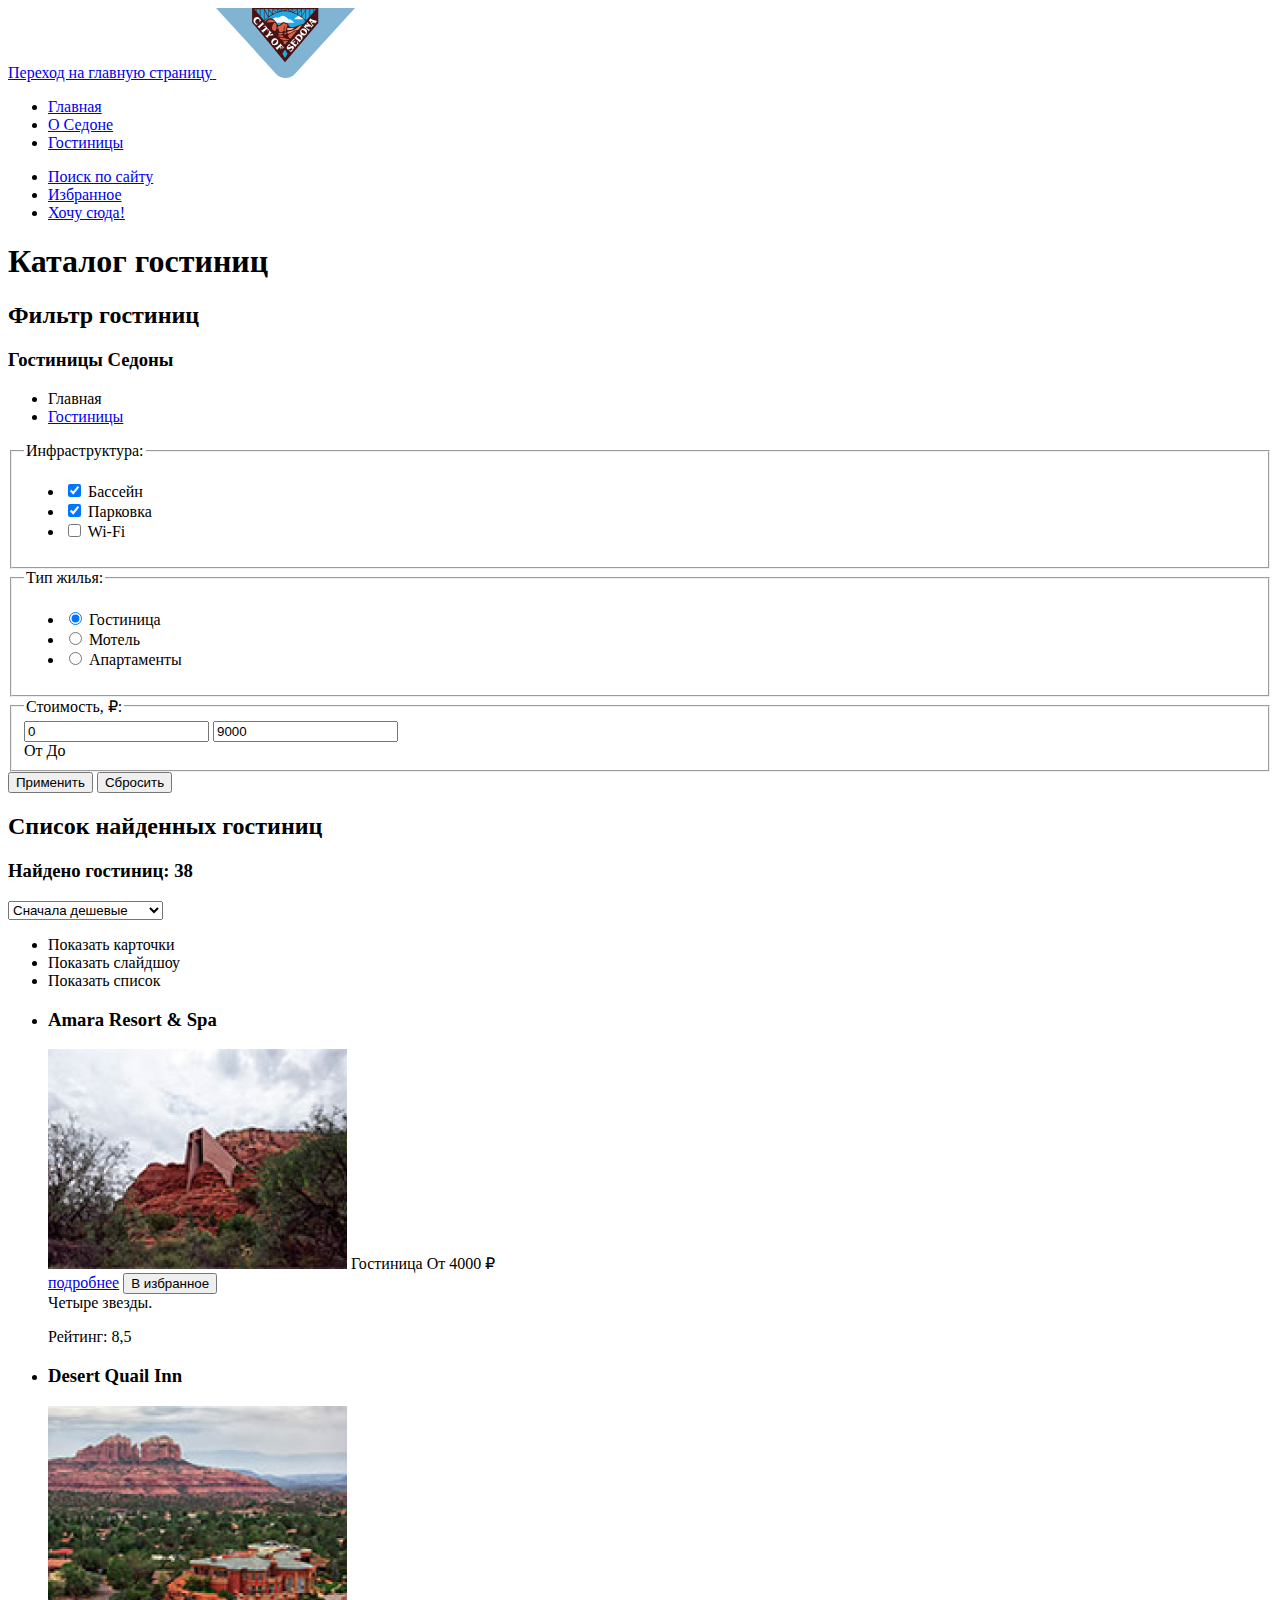
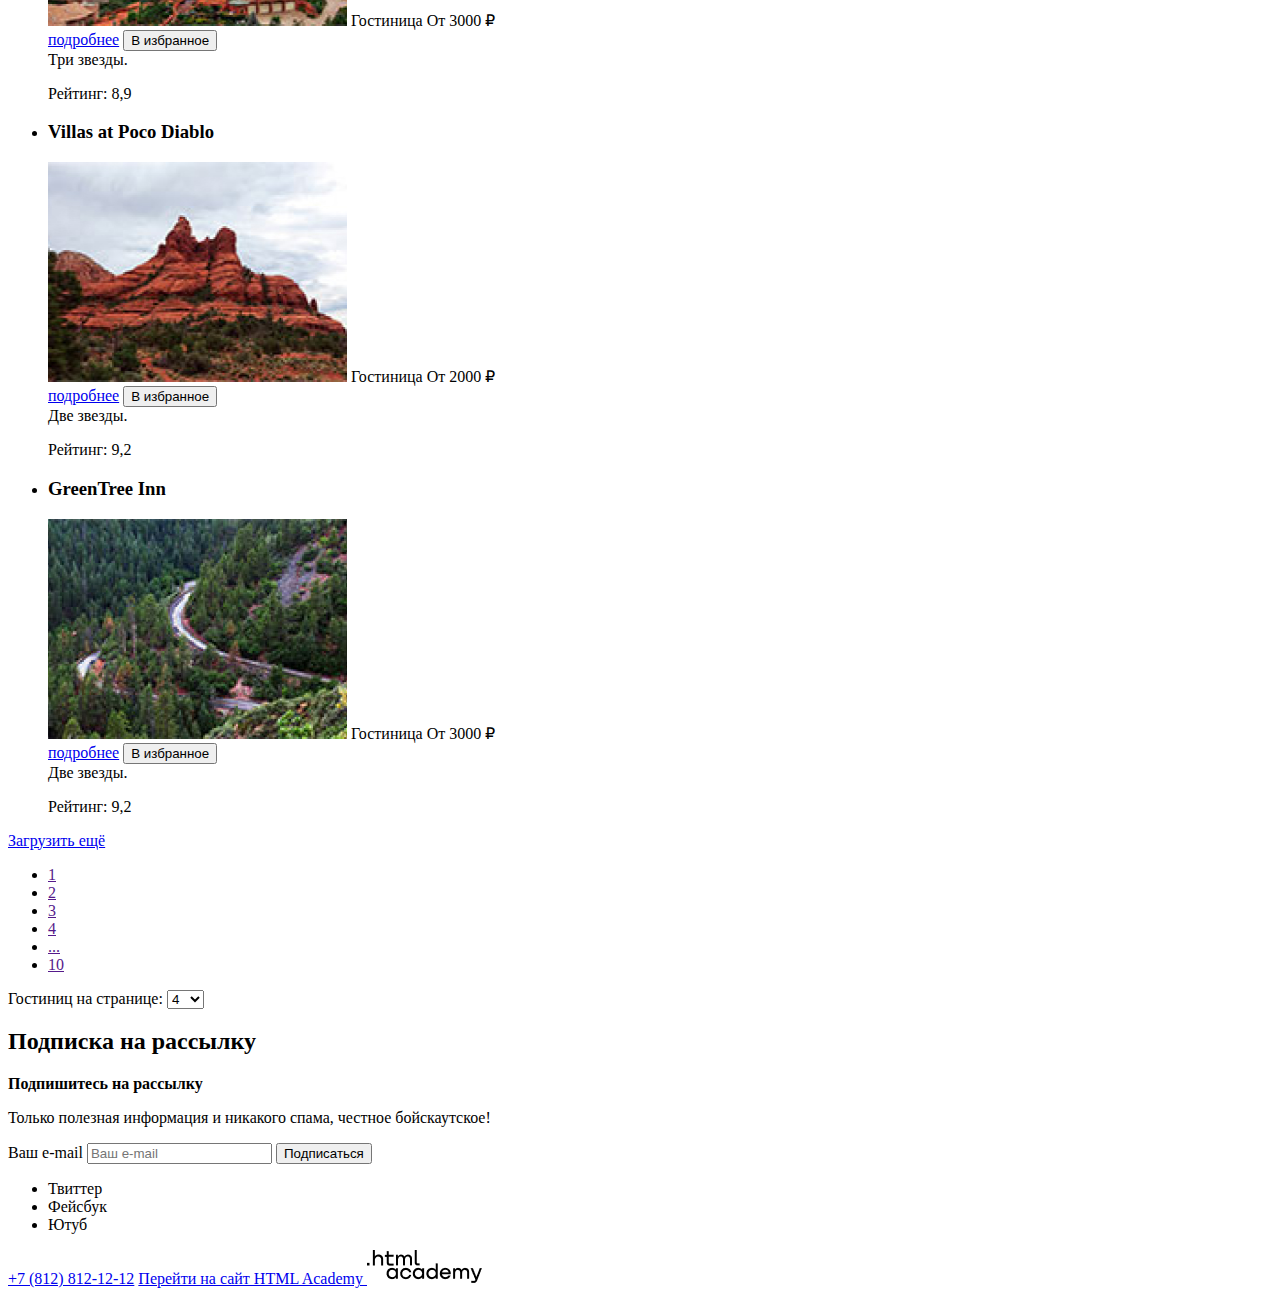
<file: 2/catalog.html>
<!DOCTYPE html>
<html lang="ru">
  <head>
    <meta charset="UTF-8">
    <meta http-equiv="X-UA-Compatible" content="IE=edge">
    <meta name="viewport" content="width=device-width, initial-scale=1.0">
    <title>Гостиницы Седоны</title>
    <base href="https://htmlacademy-htmlcss.github.io/1875081-sedona-33/2/">
</head>
  <body>
    <!--Шапка с навигацией-->
    <header class="page-header">
      <div class="container">
        <nav class="navigation">
          <a class="logo-link" href="index.html">
            <span class="visually-hidden">Переход на главную страницу</span>
            <img class="logo-image" src="./img/icons/logo.svg" alt="Логотип сайта Седона." width="139" height="70">
          </a>

          <ul class="navigation-list">
            <li class="navigation-item">
              <a class="navigation-link" href="index.html">Главная</a>
            </li>
            <li class="navigation-item">
              <a class="navigation-link" href="#">О Седоне</a>
            </li>
            <li class="navigation-item">
              <a class="navigation-link navigation-link-current" href="catalog.html">Гостиницы</a>
            </li>
          </ul>

          <ul class="navigation-list user-list">
            <li class="navigation-item">
              <a class="navigation-link" href="#">
                <span class="visually-hidden">Поиск по сайту</span>
              </a>
              </li>
            <li class="navigation-item">
              <a class="navigation-link" href="#">
                <span class="visually-hidden">Избранное</span>
              </a>
            </li>
            <li class="navigation-item">
              <a class="navigation-link" href="#">Хочу сюда!</a>
            </li>
          </ul>
        </nav>
      </div>
    </header>
    <!--Основное содержимое-->
      <main class="catalog-main">
        <h1 class="visually-hidden">Каталог гостиниц</h1>
        <!--Секция с хлебными крошками и формами фильтрации-->
        <section class="filters">
          <h2 class="visually-hidden">Фильтр гостиниц</h2>
          <header class="filters-header">
            <h3 class="filters-header-title">Гостиницы Седоны</h3>
            <ul class="breadcrumbs">
              <li class="breadcrumbs-item">
                <span class="visually-hidden">Главная</span>
                <a class="breadcrumbs-link" href="index.html">
                </a>
              </li>
              <li class="breadcrumbs-item">
                <a class="breadcrumbs-link" href="#">Гостиницы</a>
              </li>
            </ul>
          </header>

          <form class="filters-form" action="https://echo.htmlacademy.ru/" method="get">
            <fieldset class="filter">
              <legend class="filter-title">Инфраструктура:</legend>
              <ul class="filter-list">
                <li class="filter-item">
                  <label class="control">
                    <input class="control-input" type="checkbox" name="checkbox" value="Бассейн" checked>
                    Бассейн
                  </label>
                </li>
                <li class="filter-item">
                  <label>
                    <input type="checkbox" name="checkbox" value="Парковка" checked>
                    Парковка
                  </label>
                </li>
                <li class="filter-item">
                  <label>
                    <input type="checkbox" name="checkbox" value="Wi-Fi">
                    Wi-Fi
                  </label>
                </li>
              </ul>
            </fieldset>
            <fieldset class="filter">
              <legend class="filter-title">Тип жилья:</legend>
              <ul class="filter-list">
                <li class="filter-item">
                  <label>
                    <input type="radio" name="radio" value="Гостиница" checked>
                    Гостиница
                  </label>
                </li>
                <li class="filter-item">
                  <label>
                    <input type="radio" name="radio" value="Мотель">
                    Мотель
                  </label>
                </li>
                <li class="filter-item">
                  <label>
                    <input type="radio" name="radio" value="Апартаменты">
                    Апартаменты
                  </label>
                </li>
              </ul>
            </fieldset>

            <fieldset class="filter">
              <legend class="filter-title">Стоимость, ₽:</legend>
              <div class="filter-price">
                  <input id="from" type="text" name="text" value="0" placeholder="от">
                  <input id="before" type="text" name="text" value="9000" placeholder="до">
              </div>

              <div class="filter-price-controls">
                  <label for="from"><span class="visually-hidden">От</span></label>
                  <label for="before"><span class="visually-hidden">До</span></label>
              </div>
            </fieldset>

            <div class="filters-buttons">
                <button class="button button-submit" type="submit">Применить</button>
                <button class="button button-reset" type="reset">Сбросить</button>
            </div>
          </form>
        </section>
        <!--Секция с гостиницами-->
        <section class="hotels">
          <h2 class="visually-hidden">Список найденных гостиниц</h2>
          <header class="hotels-header">
            <h3 class="hotels-title">Найдено гостиниц: <span>38</span></h3>
            <select class="select-control" aria-label="Сортировка">
              <option value="cheap">Сначала дешевые</option>
              <option value="popular">Сначала популярные</option>
              <option value="expensive">Сначала дорогие</option>
            </select>
            <ul class="hotels-header-list">
              <li class="hotels-header-item">
                <span class="visually-hidden">Показать карточки</span>
                <a href="#" class="hotels-header-link"></a>
              </li>
              <li class="hotels-header-item">
                <span class="visually-hidden">Показать слайдшоу</span>
                <a href="#" class="hotels-header-link"></a>
              </li>
              <li class="hotels-header-item">
                <span class="visually-hidden">Показать список</span>
                <a href="#" class="hotels-header-link"></a>
              </li>
            </ul>
          </header>

          <ul class="cards-list">
            <li class="cards-item">
              <h3 class="card-title">Amara Resort & Spa</h3>
              <img class="card-image" src="./img/images/hotel-amara.jpg" alt="Amara Resort & Spa." width="299" height="220">
              <span class="card-name">Гостиница</span>
              <span class="card-price">От 4000 ₽</span>
              <div class="card-buttons">
                <a class="card-link" href="#">подробнее</a>
                <button class="card-link favourites" type="button">В избранное</button>
              </div>
              <div class="rating">
                <span class="visually-hidden">Четыре звезды.</span>
                <p class="rating-text">Рейтинг: 8,5</p>
              </div>
            </li>
            <li class="cards-item">
              <h3 class="card-title">Desert Quail Inn</h3>
              <img class="card-image" src="./img/images/hotel-desert.jpg" alt="Desert Quail Inn." width="299" height="220">
              <span class="card-name">Гостиница</span>
              <span class="card-price">От 3000 ₽</span>
              <div class="card-buttons">
                <a class="card-link" href="#">подробнее</a>
                <button class="card-link favourites" type="button">В избранное</button>
              </div>
              <div class="rating">
                <span class="visually-hidden">Три звезды.</span>
                <p class="rating-text">Рейтинг: 8,9</p>
              </div>
            </li>
            <li class="cards-item">
              <h3 class="card-title">Villas at Poco Diablo</h3>
              <img class="card-image" src="./img/images/hotel-villas.jpg" alt="Villas at Poco Diablo." width="299" height="220">
              <span class="card-name">Гостиница</span>
              <span class="card-price">От 2000 ₽</span>
              <div class="card-buttons">
                <a class="card-link" href="#">подробнее</a>
                <button class="card-link favourites favorite" type="button">В избранное</button>
              </div>
              <div class="rating">
                <span class="visually-hidden">Две звезды.</span>
                <p class="rating-text">Рейтинг: 9,2</p>
              </div>
            </li>
            <li class="cards-item">
              <h3 class="card-title">GreenTree Inn</h3>
              <img class="card-image" src="./img/images/hotel-greentree.jpg" alt="GreenTree Inn." width="299" height="220">
              <span class="card-name">Гостиница</span>
              <span class="card-price">От 3000 ₽</span>
              <div class="card-buttons">
                <a class="card-link" href="#">подробнее</a>
                <button class="card-link favourites" type="button">В избранное</button>
              </div>
              <div class="rating">
                <span class="visually-hidden">Две звезды.</span>
                <p class="rating-text">Рейтинг: 9,2</p>
              </div>
            </li>
          </ul>
          <div class="upload">
            <a class="upload-link" href="#">Загрузить ещё</a>
          </div>

          <ul class="pagination">
            <li class="pagination-item">
              <a href="" class="pagination-link">1</a>
            </li>
            <li class="pagination-item">
              <a href="" class="pagination-link">2</a>
            </li>
            <li class="pagination-item">
              <a href="" class="pagination-link">3</a>
            </li>
            <li class="pagination-item">
              <a href="" class="pagination-link">4</a>
            </li>
            <li class="pagination-item">
              <a href="" class="pagination-link">...</a>
            </li>
            <li class="pagination-item">
              <a href="" class="pagination-link">10</a>
            </li>
          </ul>

          <label class="quantity-hotels">Гостиниц на странице:
            <select class="select-control control-quantity" aria-label="Сортировка">
              <option value="4">4</option>
              <option value="8">8</option>
              <option value="12">12</option>
            </select>
          </label>
        </section>
        <!--Секция подписка на рассылку-->
        <section class="subscription">
          <h2 class="visually-hidden">Подписка на рассылку</h2>
          <b class="title">Подпишитесь на рассылку</b>
          <p class="subscription-description">Только полезная информация и никакого спама,
          честное бойскаутское!</p>
          <form action="https://echo.htmlacademy.ru/" method="post">
            <label class="visually-hidden" for="email">Ваш e-mail</label>
            <input id="email" type="email" name="email" placeholder="Ваш e-mail">
            <button type="submit">Подписаться</button>
          </form>
        </section>
      </main>
      <!--Подвал-->
      <footer class="page-footer">
        <div class="container">
          <ul class="social-list">
            <li class="social-item">
              <span class="visually-hidden">Твиттер</span>
              <a class="social-link social-link-twitter" href="https://twitter.com/htmlacademy_ru"></a>
            </li>
            <li class="social-item">
              <span class="visually-hidden">Фейсбук</span>
              <a class="social-link social-link-facebook" href="https://www.facebook.com/htmlacademy"></a>
              </li>
            <li class="social-item">
              <span class="visually-hidden">Ютуб</span>
              <a class="social-link social-link-youtube" href="https://www.youtube.com/c/HTMLAcademyRUS"></a>
            </li>
          </ul>
          <a class="tel-academy" href="tel:+78128121212">+7 (812) 812-12-12</a>
          <a class="logo-academy" href="https://htmlacademy.ru/">
            <span class="visually-hidden">Перейти на сайт HTML Academy</span>
            <img class="logo-academy-img" src="./img/icons/logo_htmlacademy.png" alt="Логотип HTML Academy" width="115" height="34">
          </a>
        </div>
      </footer>
  </body>
</html>
</file>
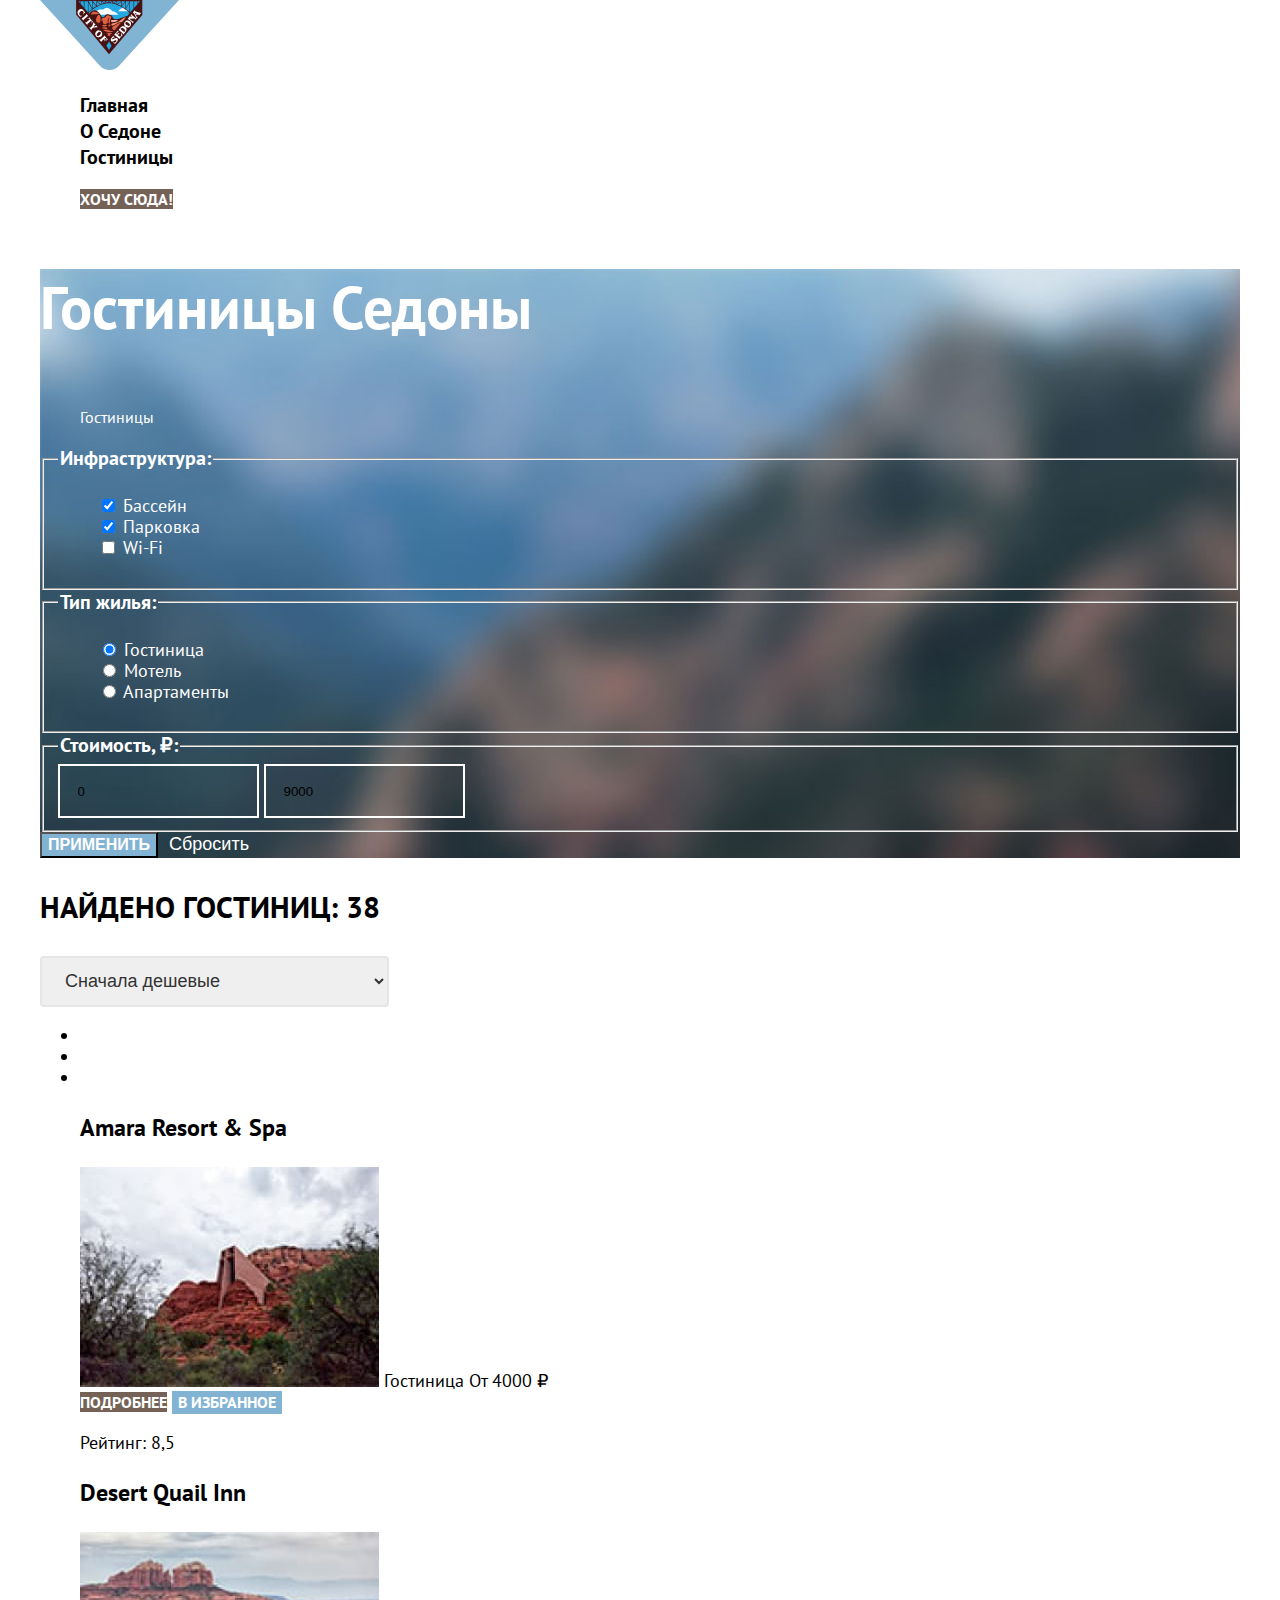
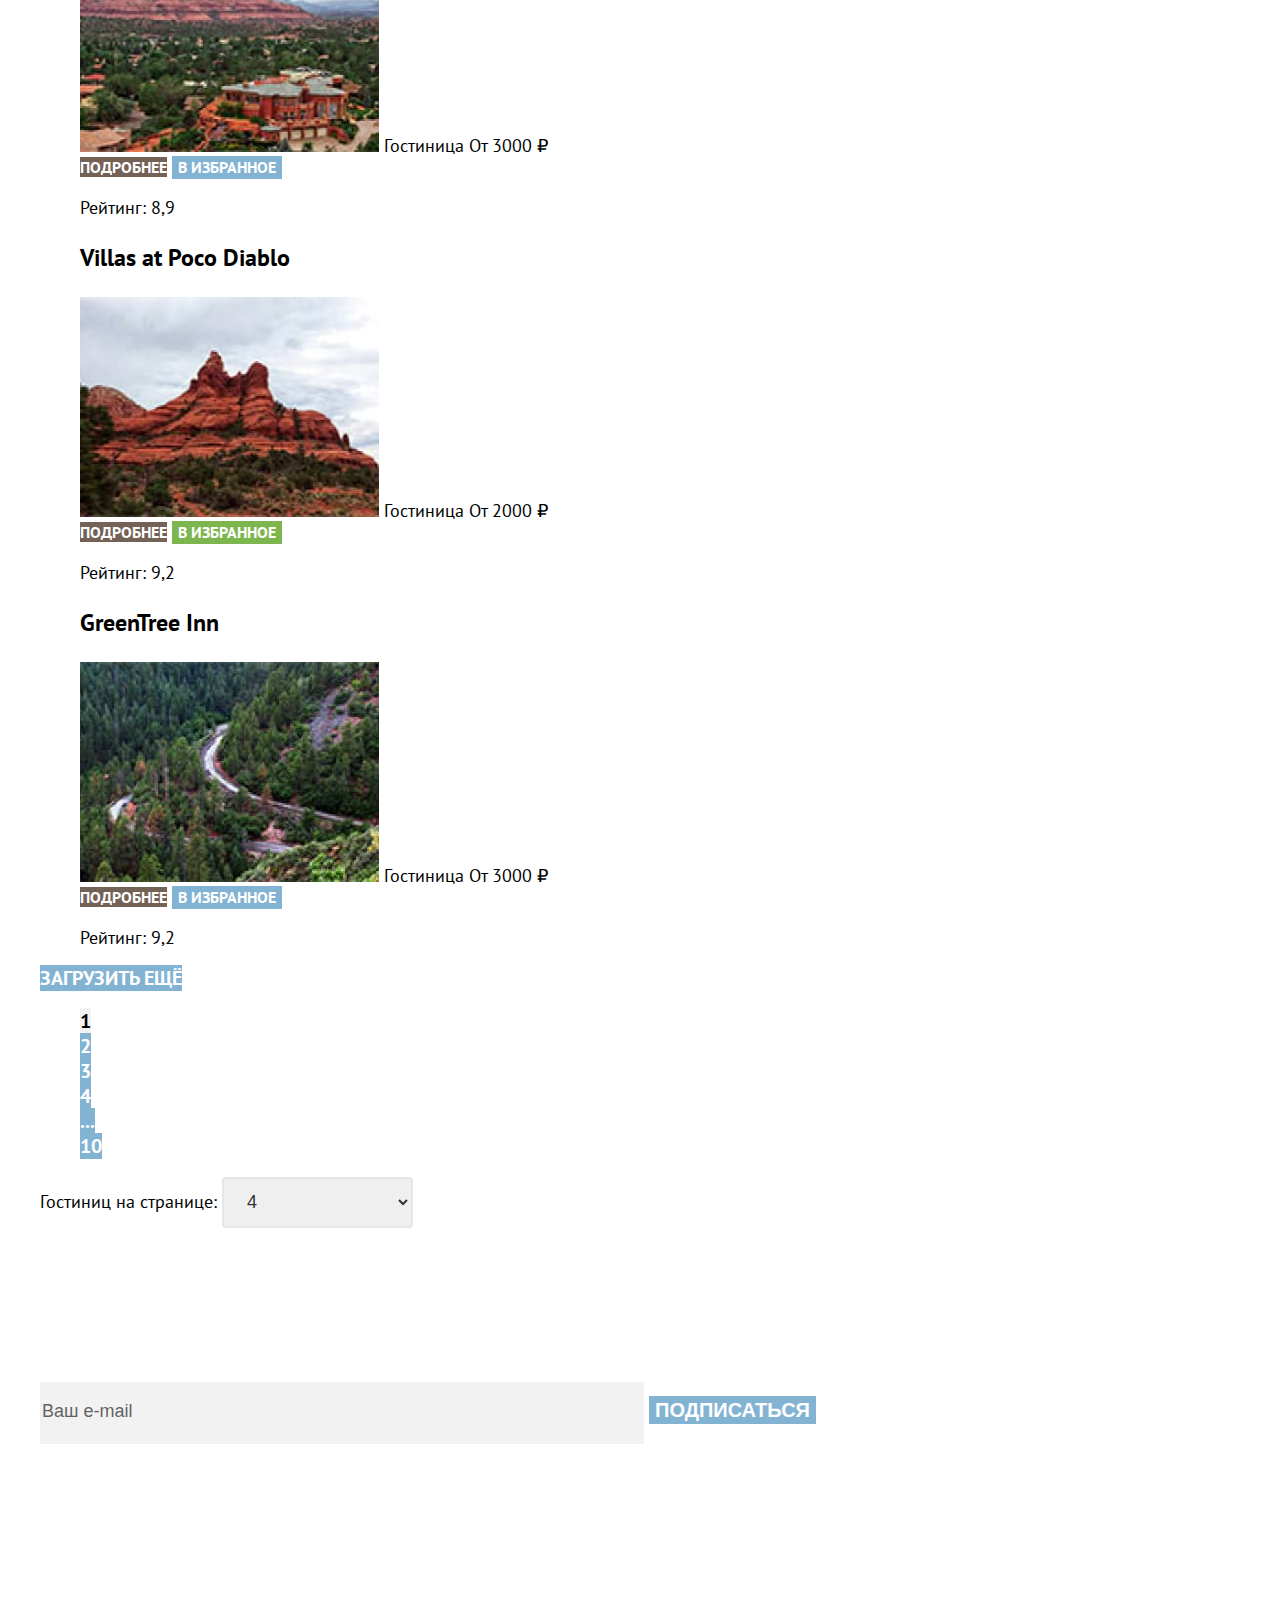
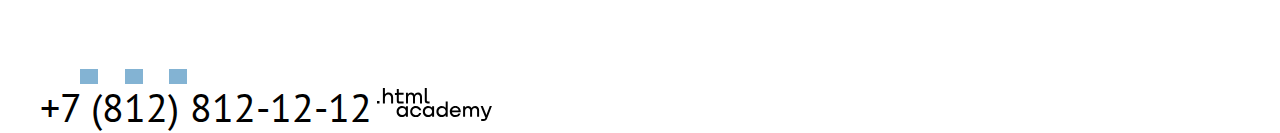
<file: 3/catalog.html>
<!DOCTYPE html>
<html lang="ru">
  <head>
    <meta charset="UTF-8">
    <meta http-equiv="X-UA-Compatible" content="IE=edge">
    <meta name="viewport" content="width=device-width, initial-scale=1.0">
    <title>Гостиницы Седоны</title>
    <link rel="stylesheet" href="./styles/styles.css">
    <base href="https://htmlacademy-htmlcss.github.io/1875081-sedona-33/3/">
</head>
  <body>
    <!--Шапка с навигацией-->
    <header class="page-header">
      <div class="container">
        <nav class="navigation">
          <a class="logo-link" href="index.html">
            <span class="visually-hidden">Переход на главную страницу</span>
            <img class="logo-image" src="./images/content/logo.svg" width="139" height="70" alt="Логотип сайта Седона.">
          </a>

          <ul class="navigation-list">
            <li class="navigation-item">
              <a class="navigation-link" href="index.html">Главная</a>
            </li>
            <li class="navigation-item">
              <a class="navigation-link" href="#">О Седоне</a>
            </li>
            <li class="navigation-item">
              <a class="navigation-link navigation-link-current" href="catalog.html">Гостиницы</a>
            </li>
          </ul>

          <ul class="navigation-list user-list">
            <li class="navigation-item">
              <a class="navigation-link" href="#">
                <span class="visually-hidden">Поиск по сайту</span>
              </a>
              </li>
            <li class="navigation-item">
              <a class="navigation-link" href="#">
                <span class="visually-hidden">Избранное</span>
              </a>
            </li>
            <li class="navigation-item">
              <a class="navigation-link user-link" href="#">Хочу сюда!</a>
            </li>
          </ul>
        </nav>
      </div>
    </header>
    <!--Основное содержимое-->
      <main class="catalog-main">
        <h1 class="visually-hidden">Каталог гостиниц</h1>
        <!--Секция с хлебными крошками и формами фильтрации-->
        <section class="filters">
          <h2 class="visually-hidden">Фильтр гостиниц</h2>
          <header class="filters-header">
            <h3 class="filters-header-title">Гостиницы Седоны</h3>
            <ul class="breadcrumbs">
              <li class="breadcrumbs-item">
                <span class="visually-hidden">Главная</span>
                <a class="breadcrumbs-link" href="index.html">
                </a>
              </li>
              <li class="breadcrumbs-item">
                <a class="breadcrumbs-link" href="#">Гостиницы</a>
              </li>
            </ul>
          </header>

          <form class="filters-form" action="https://echo.htmlacademy.ru/" method="get">
            <fieldset class="filter">
              <legend class="filter-title">Инфраструктура:</legend>
              <ul class="filter-list">
                <li class="filter-item">
                  <label class="control">
                    <input class="control-input" type="checkbox" name="checkbox" value="Бассейн" checked>
                    Бассейн
                  </label>
                </li>
                <li class="filter-item">
                  <label>
                    <input type="checkbox" name="checkbox" value="Парковка" checked>
                    Парковка
                  </label>
                </li>
                <li class="filter-item">
                  <label>
                    <input type="checkbox" name="checkbox" value="Wi-Fi">
                    Wi-Fi
                  </label>
                </li>
              </ul>
            </fieldset>
            <fieldset class="filter">
              <legend class="filter-title">Тип жилья:</legend>
              <ul class="filter-list">
                <li class="filter-item">
                  <label>
                    <input type="radio" name="radio" value="Гостиница" checked>
                    Гостиница
                  </label>
                </li>
                <li class="filter-item">
                  <label>
                    <input type="radio" name="radio" value="Мотель">
                    Мотель
                  </label>
                </li>
                <li class="filter-item">
                  <label>
                    <input type="radio" name="radio" value="Апартаменты">
                    Апартаменты
                  </label>
                </li>
              </ul>
            </fieldset>

            <fieldset class="filter">
              <legend class="filter-title">Стоимость, ₽:</legend>
              <div class="filter-price">
                  <input id="from" type="text" name="text" value="0" placeholder="от">
                  <input id="before" type="text" name="text" value="9000" placeholder="до">
              </div>

              <div class="filter-price-controls">
                  <label for="from"><span class="visually-hidden">От</span></label>
                  <label for="before"><span class="visually-hidden">До</span></label>
              </div>
            </fieldset>

            <div class="filters-buttons">
                <button class="button button-submit" type="submit">Применить</button>
                <button class="button button-reset" type="reset">Сбросить</button>
            </div>
          </form>
        </section>
        <!--Секция с гостиницами-->
        <section class="hotels">
          <h2 class="visually-hidden">Список найденных гостиниц</h2>
          <header class="hotels-header">
            <h3 class="hotels-title">Найдено гостиниц: <span>38</span></h3>
            <select class="select-control" aria-label="Сортировка">
              <option value="cheap">Сначала дешевые</option>
              <option value="popular">Сначала популярные</option>
              <option value="expensive">Сначала дорогие</option>
            </select>
            <ul class="hotels-header-list">
              <li class="hotels-header-item">
                <span class="visually-hidden">Показать карточки</span>
                <a href="#" class="hotels-header-link"></a>
              </li>
              <li class="hotels-header-item">
                <span class="visually-hidden">Показать слайдшоу</span>
                <a href="#" class="hotels-header-link"></a>
              </li>
              <li class="hotels-header-item">
                <span class="visually-hidden">Показать список</span>
                <a href="#" class="hotels-header-link"></a>
              </li>
            </ul>
          </header>

          <ul class="cards-list">
            <li class="cards-item">
              <h3 class="card-title">Amara Resort & Spa</h3>
              <img class="card-image" src="./images/content/hotel-amara.jpg" width="299" height="220" alt="Amara Resort & Spa.">
              <span class="card-name">Гостиница</span>
              <span class="card-price">От 4000 ₽</span>
              <div class="card-buttons">
                <a class="card-button card-link" href="#">подробнее</a>
                <button class="card-button favourites" type="button">В избранное</button>
              </div>
              <div class="rating">
                <span class="visually-hidden">Четыре звезды.</span>
                <p class="rating-text">Рейтинг: 8,5</p>
              </div>
            </li>
            <li class="cards-item">
              <h3 class="card-title">Desert Quail Inn</h3>
              <img class="card-image" src="./images/content/hotel-desert.jpg" width="299" height="220" alt="Desert Quail Inn.">
              <span class="card-name">Гостиница</span>
              <span class="card-price">От 3000 ₽</span>
              <div class="card-buttons">
                <a class="card-button card-link" href="#">подробнее</a>
                <button class="card-button favourites" type="button">В избранное</button>
              </div>
              <div class="rating">
                <span class="visually-hidden">Три звезды.</span>
                <p class="rating-text">Рейтинг: 8,9</p>
              </div>
            </li>
            <li class="cards-item">
              <h3 class="card-title">Villas at Poco Diablo</h3>
              <img class="card-image" src="./images/content/hotel-villas.jpg" width="299" height="220" alt="Villas at Poco Diablo.">
              <span class="card-name">Гостиница</span>
              <span class="card-price">От 2000 ₽</span>
              <div class="card-buttons">
                <a class="card-button card-link" href="#">подробнее</a>
                <button class="card-button favourites favourite-button" type="button">В избранное</button>
              </div>
              <div class="rating">
                <span class="visually-hidden">Две звезды.</span>
                <p class="rating-text">Рейтинг: 9,2</p>
              </div>
            </li>
            <li class="cards-item">
              <h3 class="card-title">GreenTree Inn</h3>
              <img class="card-image" src="./images/content/hotel-greentree.jpg" width="299" height="220" alt="GreenTree Inn.">
              <span class="card-name">Гостиница</span>
              <span class="card-price">От 3000 ₽</span>
              <div class="card-buttons">
                <a class="card-button card-link" href="#">подробнее</a>
                <button class="card-button favourites" type="button">В избранное</button>
              </div>
              <div class="rating">
                <span class="visually-hidden">Две звезды.</span>
                <p class="rating-text">Рейтинг: 9,2</p>
              </div>
            </li>
          </ul>
          <div class="upload">
            <a class="upload-link" href="#">Загрузить ещё</a>
          </div>

          <ul class="pagination">
            <li class="pagination-item">
              <a href="#" class="pagination-link pagination-link-active">1</a>
            </li>
            <li class="pagination-item">
              <a href="#" class="pagination-link">2</a>
            </li>
            <li class="pagination-item">
              <a href="#" class="pagination-link">3</a>
            </li>
            <li class="pagination-item">
              <a href="#" class="pagination-link">4</a>
            </li>
            <li class="pagination-item">
              <a href="#" class="pagination-link">...</a>
            </li>
            <li class="pagination-item">
              <a href="#" class="pagination-link">10</a>
            </li>
          </ul>

          <label class="quantity-hotels">Гостиниц на странице:
            <select class="select-control control-quantity" aria-label="Сортировка">
              <option value="4">4</option>
              <option value="8">8</option>
              <option value="12">12</option>
            </select>
          </label>
        </section>
        <!--Секция подписка на рассылку-->
        <section class="subscription catalog-subscription">
          <h2 class="visually-hidden">Подписка на рассылку</h2>
          <p class="title">Подпишитесь на рассылку</p>
          <p class="page-text">Только полезная информация и никакого спама,
            честное бойскаутское!</p>
          <form action="https://echo.htmlacademy.ru/" method="post">
            <label class="visually-hidden" for="email">Ваш e-mail</label>
            <input class="email-field catalog-email-field" id="email" type="email" name="email" placeholder="Ваш e-mail">
            <button class="button button-mail" type="submit">Подписаться</button>
          </form>
        </section>
      </main>
      <!--Подвал-->
      <footer class="page-footer">
        <div class="container">
          <ul class="social-list">
            <li class="social-item">
              <span class="visually-hidden">Твиттер</span>
              <a class="social-link social-link-twitter" href="https://twitter.com/htmlacademy_ru"></a>
            </li>
            <li class="social-item">
              <span class="visually-hidden">Фейсбук</span>
              <a class="social-link social-link-facebook" href="https://www.facebook.com/htmlacademy"></a>
              </li>
            <li class="social-item">
              <span class="visually-hidden">Ютуб</span>
              <a class="social-link social-link-youtube" href="https://www.youtube.com/c/HTMLAcademyRUS"></a>
            </li>
          </ul>
          <a class="tel-academy" href="tel:+78128121212">+7 (812) 812-12-12</a>
          <a class="logo-academy" href="https://htmlacademy.ru/">
            <span class="visually-hidden">Перейти на сайт HTML Academy</span>
            <img class="logo-academy-img" src="./images/content/logo_htmlacademy.svg" width="115" height="34" alt="Логотип HTML Academy.">
          </a>
        </div>
      </footer>
  </body>
</html>
</file>
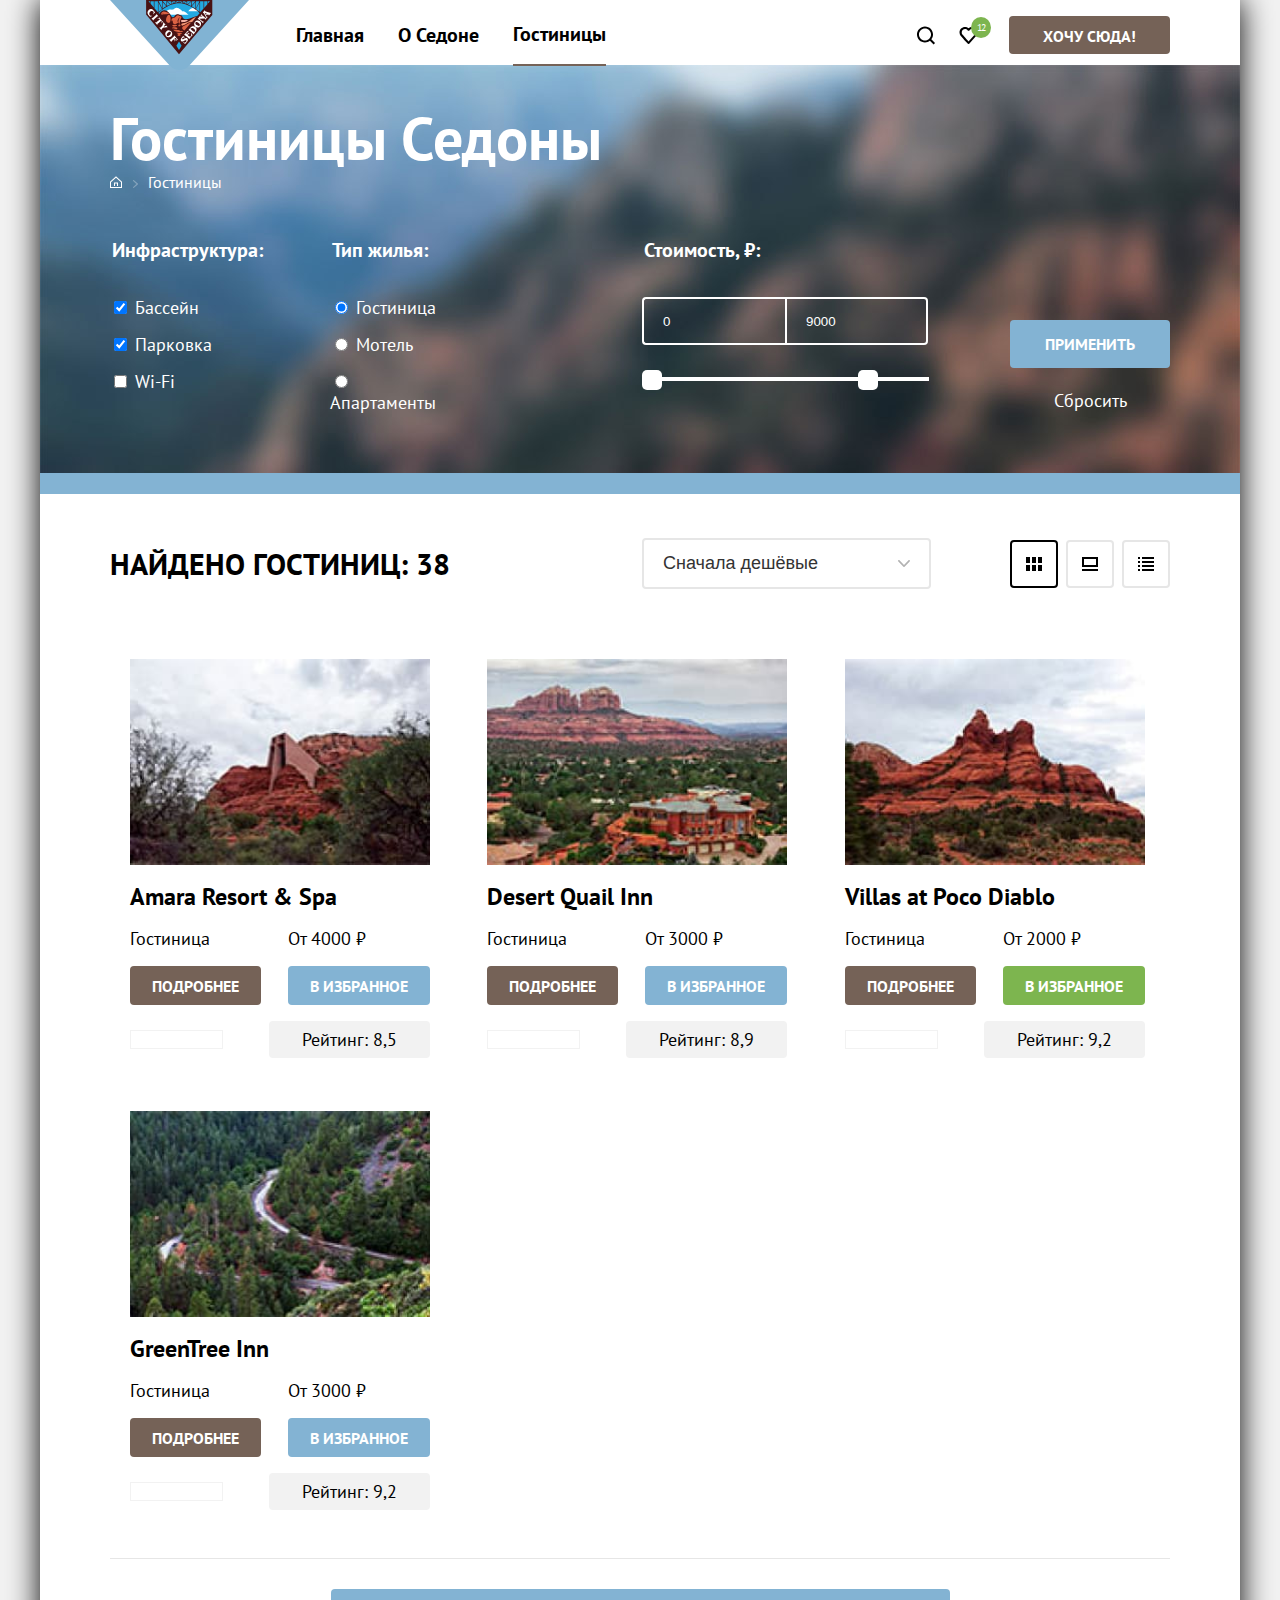
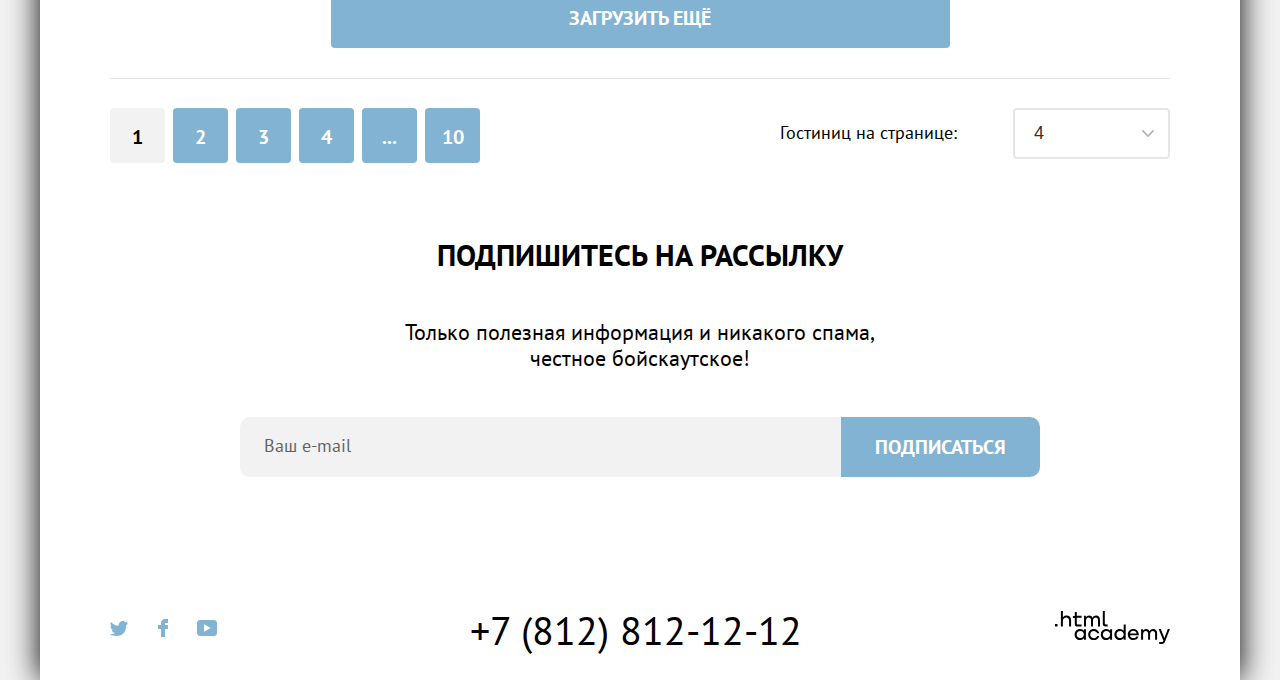
<file: 4/catalog.html>
<!DOCTYPE html>
<html lang="ru">
  <head>
    <meta charset="UTF-8">
    <meta http-equiv="X-UA-Compatible" content="IE=edge">
    <meta name="viewport" content="width=device-width, initial-scale=1.0">
    <title>Гостиницы Седоны</title>
    <link rel="stylesheet" href="./styles/styles.css">
    <base href="https://htmlacademy-htmlcss.github.io/1875081-sedona-33/4/">
</head>
  <body class="page-container">
    <!--Шапка с навигацией-->
    <header class="page-header">
      <nav class="navigation container">
        <a class="logo-link" href="index.html">
          <span class="visually-hidden">Переход на главную страницу</span>
          <img class="logo-image" src="./images/content/logo.svg" width="139" height="70" alt="Логотип сайта Седона.">
        </a>

        <ul class="navigation-list navigation-list-links reset-list">
          <li class="navigation-item">
            <a class="navigation-link" href="index.html">Главная</a>
          </li>
          <li class="navigation-item">
            <a class="navigation-link" href="#">О Седоне</a>
          </li>
          <li class="navigation-item">
            <a class="navigation-link navigation-link-current" href="#">Гостиницы</a>
          </li>
        </ul>

        <ul class="navigation-list user-list reset-list">
          <li class="user-item">
            <a class="navigation-link navigation-link-search" href="#">
              <span class="visually-hidden">Поиск по сайту</span>
            </a>
            </li>
          <li class="user-item">
            <a class="navigation-link navigation-link-favourites" href="#">
              <span class="visually-hidden">Избранное</span>
            </a>
          </li>
          <li class="user-item">
            <a class="navigation-link user-link" href="#">Хочу сюда!</a>
          </li>
        </ul>
      </nav>
  </header>
    <!--Основное содержимое-->
      <main class="catalog-main main-container">
        <h1 class="visually-hidden">Каталог гостиниц</h1>
        <!--Секция с хлебными крошками и формами фильтрации-->
        <section class="filters">
          <div class="container">
            <h2 class="visually-hidden">Фильтр гостиниц</h2>
          <header class="filters-header">
            <h3 class="filters-header-title">Гостиницы Седоны</h3>
            <ul class="breadcrumbs reset-list">
              <li class="breadcrumbs-item">
                <span class="visually-hidden">Главная</span>
                <a class="breadcrumbs-link breadcrumbs-link-home" href="index.html">
                  <svg width="12" height="12" viewBox="0 0 12 12" fill="none" xmlns="http://www.w3.org/2000/svg">
                    <path d="M6 0.300049L0 5.80005V12H12V5.80005L6 0.300049ZM11 11H1V6.20005L6 1.70005L11 6.20005V11Z" fill="white"/>
                    <path d="M4 10H5V7.5H7V10H8V6.5H4V10Z" fill="white"/>
                  </svg>
                </a>
              </li>
              <li class="breadcrumbs-item">
                <a class="breadcrumbs-link" href="#">Гостиницы</a>
              </li>
            </ul>
          </header>

          <form class="filters-form" action="https://echo.htmlacademy.ru/" method="get">
            <fieldset class="filter">
              <legend class="filter-title">Инфраструктура:</legend>
              <ul class="filter-list reset-list">
                <li class="filter-item">
                  <input class="control-input" id="pool" type="checkbox" name="checkbox" value="Бассейн" checked>
                  <label class="control" for="pool">Бассейн</label>
                </li>
                <li class="filter-item">
                    <input type="checkbox" id="parking" name="checkbox" value="Парковка" checked>
                    <label class="control" for="parking">Парковка</label>
                </li>
                <li class="filter-item">
                    <input type="checkbox" id="wifi" name="checkbox" value="Wi-Fi">
                    <label class="control" for="wifi">Wi-Fi</label>
                </li>
              </ul>
            </fieldset>
            <fieldset class="filter">
              <legend class="filter-title">Тип жилья:</legend>
              <ul class="filter-list reset-list">
                <li class="filter-item">
                  <label>
                    <input type="radio" name="radio" value="Гостиница" checked>
                    Гостиница
                  </label>
                </li>
                <li class="filter-item">
                  <label>
                    <input type="radio" name="radio" value="Мотель">
                    Мотель
                  </label>
                </li>
                <li class="filter-item">
                  <label>
                    <input type="radio" name="radio" value="Апартаменты">
                    Апартаменты
                  </label>
                </li>
              </ul>
            </fieldset>

            <fieldset class="filter">
              <legend class="filter-title">Стоимость, ₽:</legend>
              <div class="filter-price">
                  <input id="from" type="text" name="text" value="0" placeholder="от">
                  <input id="before" type="text" name="text" value="9000" placeholder="до">
              </div>

              <div class="filter-price-controls">
                  <label for="from"><span class="visually-hidden">От</span></label>
                  <label for="before"><span class="visually-hidden">До</span></label>
              </div>
            </fieldset>

            <div class="filters-buttons">
                <button class="button button-submit" type="submit">Применить</button>
                <button class="button button-reset" type="reset">Сбросить</button>
            </div>
          </form>
          </div>
        </section>
        <!--Секция с гостиницами-->
        <section class="hotels container">
          <h2 class="visually-hidden">Список найденных гостиниц</h2>
          <header class="hotels-header">
            <h3 class="hotels-title">Найдено гостиниц: <span>38</span></h3>
            <select class="select-control" aria-label="Сортировка">
              <option value="cheap">Сначала дешёвые</option>
              <option value="popular">Сначала популярные</option>
              <option value="expensive">Сначала дорогие</option>
            </select>
            <ul class="hotels-header-list reset-list">
              <li class="hotels-header-item">
                <span class="visually-hidden">Показать карточки</span>
                <a href="#" class="hotels-header-link hotels-header-link-cards active-hotels-header-list"></a>
              </li>
              <li class="hotels-header-item">
                <span class="visually-hidden">Показать слайдшоу</span>
                <a href="#" class="hotels-header-link hotels-header-link-slide"></a>
              </li>
              <li class="hotels-header-item">
                <span class="visually-hidden">Показать список</span>
                <a href="#" class="hotels-header-link hotels-header-link-list"></a>
              </li>
            </ul>
          </header>

          <ul class="cards-list reset-list">
            <li class="cards-item">
              <h3 class="card-title">Amara Resort & Spa</h3>
              <img class="card-image" src="./images/content/hotel-amara.jpg" width="300" height="206" alt="Amara Resort & Spa.">
              <div class="card-description">
                <span class="card-name">Гостиница</span>
                <span class="card-price">От 4000 ₽</span>
              </div>
              <div class="card-buttons">
                <a class="card-button card-link" href="#">подробнее</a>
                <button class="card-button favourites" type="button">В избранное</button>
              </div>
              <div class="rating">
                <p class="rating-stars"><span class="visually-hidden">Четыре звезды.</span></p>
                <p class="rating-text">Рейтинг: 8,5</p>
              </div>
            </li>
            <li class="cards-item">
              <h3 class="card-title">Desert Quail Inn</h3>
              <img class="card-image" src="./images/content/hotel-desert.jpg" width="300" height="206" alt="Desert Quail Inn.">
              <div class="card-description">
                <span class="card-name">Гостиница</span>
                <span class="card-price">От 3000 ₽</span>
              </div>
              <div class="card-buttons">
                <a class="card-button card-link" href="#">подробнее</a>
                <button class="card-button favourites" type="button">В избранное</button>
              </div>
              <div class="rating">
                <p class="rating-stars"><span class="visually-hidden">Три звезды.</span></p>
                <p class="rating-text">Рейтинг: 8,9</p>
              </div>
            </li>
            <li class="cards-item">
              <h3 class="card-title">Villas at Poco Diablo</h3>
              <img class="card-image" src="./images/content/hotel-villas.jpg" width="300" height="206" alt="Villas at Poco Diablo.">
              <div class="card-description">
                <span class="card-name">Гостиница</span>
                <span class="card-price">От 2000 ₽</span>
              </div>
              <div class="card-buttons">
                <a class="card-button card-link" href="#">подробнее</a>
                <button class="card-button favourites favourite-button" type="button">В избранное</button>
              </div>
              <div class="rating">
                <p class="rating-stars"><span class="visually-hidden">Две звезды.</span></p>
                <p class="rating-text">Рейтинг: 9,2</p>
              </div>
            </li>
            <li class="cards-item">
              <h3 class="card-title">GreenTree Inn</h3>
              <img class="card-image" src="./images/content/hotel-greentree.jpg" width="300" height="206" alt="GreenTree Inn.">
              <div class="card-description">
                <span class="card-name">Гостиница</span>
                <span class="card-price">От 3000 ₽</span>
              </div>
              <div class="card-buttons">
                <a class="card-button card-link" href="#">подробнее</a>
                <button class="card-button favourites" type="button">В избранное</button>
              </div>
              <div class="rating">
                <p class="rating-stars"><span class="visually-hidden">Две звезды.</span></p>
                <p class="rating-text">Рейтинг: 9,2</p>
              </div>
            </li>
          </ul>
          <div class="upload">
            <a class="upload-link" href="#">Загрузить ещё</a>
          </div>

          <div class="sorting-pagination">
            <ol class="pagination reset-list">
              <li class="pagination-item">
                <a href="#" class="pagination-link pagination-link-active">1</a>
              </li>
              <li class="pagination-item">
                <a href="#" class="pagination-link">2</a>
              </li>
              <li class="pagination-item">
                <a href="#" class="pagination-link">3</a>
              </li>
              <li class="pagination-item">
                <a href="#" class="pagination-link">4</a>
              </li>
              <li class="pagination-item">
                <a href="#" class="pagination-link">...</a>
              </li>
              <li class="pagination-item">
                <a href="#" class="pagination-link">10</a>
              </li>
            </ol>

            <label class="quantity-hotels">Гостиниц на странице:
              <select class="select-control control-quantity" aria-label="Сортировка">
                <option value="4">4</option>
                <option value="8">8</option>
                <option value="12">12</option>
              </select>
            </label>
          </div>
        </section>
        <!--Секция подписка на рассылку-->
        <section class="subscription catalog-subscription">
          <h2 class="visually-hidden">Подписка на рассылку</h2>
          <p class="title title-subscription">Подпишитесь на рассылку</p>
          <p class="page-text subscription-text">Только полезная информация и никакого спама,
            честное бойскаутское!</p>
          <form class="email-form" action="https://echo.htmlacademy.ru/" method="post">
            <label class="visually-hidden" for="email">Ваш e-mail</label>
            <input class="email-field catalog-email-field" id="email" type="email" name="email" placeholder="Ваш e-mail">
            <button class="button button-mail" type="submit">Подписаться</button>
          </form>
        </section>
      </main>
          <!--Подвал-->
    <footer class="container">
      <div class="page-footer">
        <ul class="social-list reset-list">
          <li class="social-item">
            <span class="visually-hidden">Твиттер</span>
            <a class="social-link social-link-twitter" href="https://twitter.com/htmlacademy_ru">
              <svg width="18" height="15" viewBox="0 0 18 15" fill="none" xmlns="http://www.w3.org/2000/svg">
                <path d="M11.6 0.200056C13.4 -0.299944 14.8 0.500056 15.4 1.40006C16.1 1.20006 16.8 0.900056 17.5 0.700056C17.5 1.60006 16.9 2.20006 16.6 2.50006C17.3 2.60006 18 1.90006 18 1.90006C17.8 2.90006 16.9 3.70006 16.3 3.90006C16.1 10.7001 13 15.1001 5.7 15.0001C5.1 15.0001 5.8 15.0001 5.2 15.0001C4.8 15.0001 0.8 14.5001 0 13.1001C2.4 13.3001 4.1 12.7001 5 11.9001C4 11.6001 2.1 11.5001 1.8 9.00006C2.2 9.10006 2.4 9.20006 3.1 9.10006C1.8 8.30006 0.4 7.50006 0.5 5.30006C0.8 5.60006 1.6 5.80006 1.9 5.80006C1.1 5.60006 -0.2 2.50006 0.9 0.900056C2.8 2.80006 4.9 4.50006 8.5 4.70006C8.7 2.30006 9.7 0.800056 11.6 0.200056Z" fill="#83B3D3"/>
              </svg>
            </a>
          </li>
          <li class="social-item">
            <span class="visually-hidden">Фейсбук</span>
            <a class="social-link social-link-facebook" href="https://www.facebook.com/htmlacademy">
              <svg width="10" height="18" viewBox="0 0 10 18" fill="none" xmlns="http://www.w3.org/2000/svg">
                <path d="M7 0C4.8 0 3 1.8 3 4V6H0V10H3V18H7V10H10V6H7V4H10V0H7Z" fill="#83B3D3"/>
              </svg>
            </a>
            </li>
          <li class="social-item">
            <span class="visually-hidden">Ютуб</span>
            <a class="social-link social-link-youtube" href="https://www.youtube.com/c/HTMLAcademyRUS">
              <svg width="20" height="16" viewBox="0 0 20 16" fill="none" xmlns="http://www.w3.org/2000/svg">
                <g clip-path="url(#clip0_24196_686)">
                <path d="M17 0H2.9C1.2 0 0 1.5 0 3.2V12.7C0 14.5 1.2 16 2.9 16H17.2C18.7 16 20.1 14.5 20.1 12.8V3.2C19.9 1.5 18.7 0 17 0ZM7 11.8V4.2L13.7 8L7 11.8Z" fill="#83B3D3"/>
                </g>
                <defs>
                <clipPath id="clip0_24196_686">
                <rect width="20" height="16" fill="white"/>
                </clipPath>
                </defs>
              </svg>
            </a>
          </li>
        </ul>
        <a class="tel-academy" href="tel:+78128121212">+7 (812) 812-12-12</a>
        <a class="logo-academy" href="https://htmlacademy.ru/">
          <span class="visually-hidden">Перейти на сайт HTML Academy.</span>
          <img class="logo-academy-img" src="./images/content/logo_htmlacademy.svg" width="115" height="34" alt="Логотип HTML Academy.">
        </a>
      </div>
  </footer>

  </body>
</html>
</file>
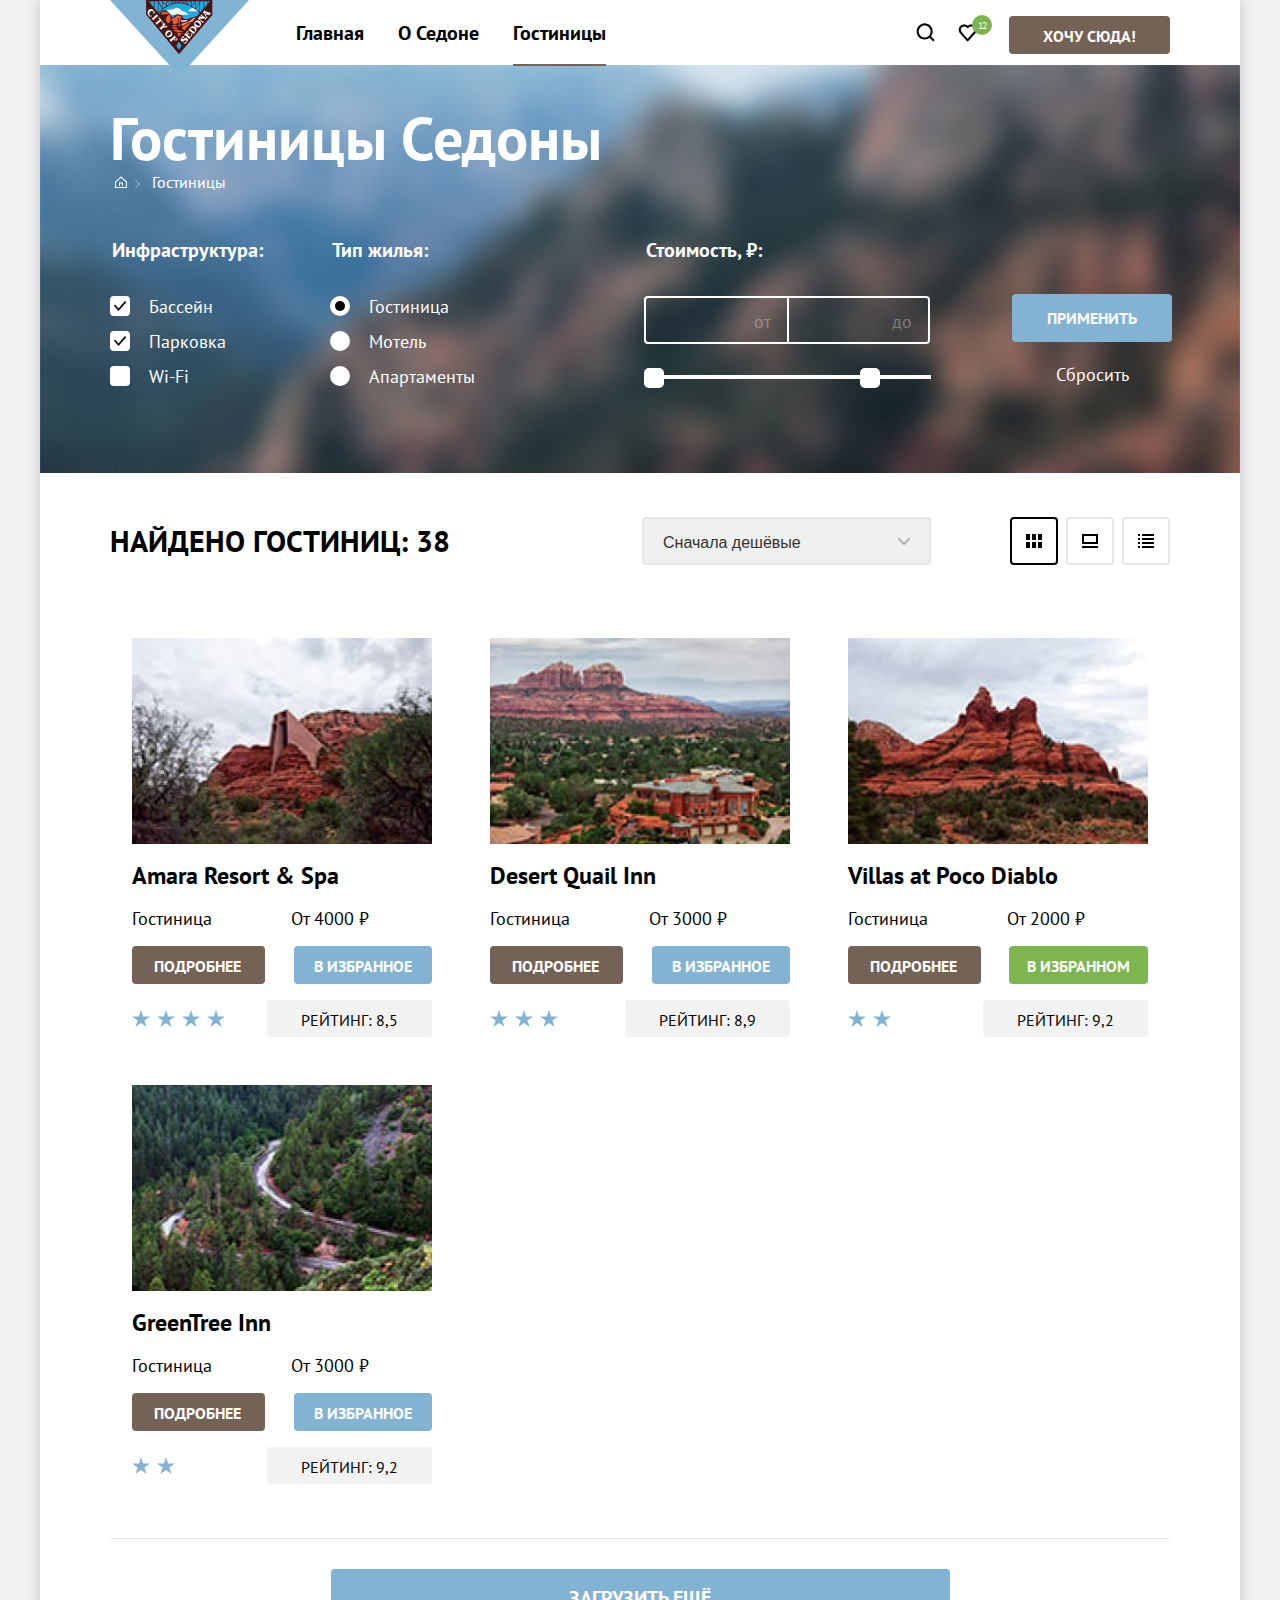
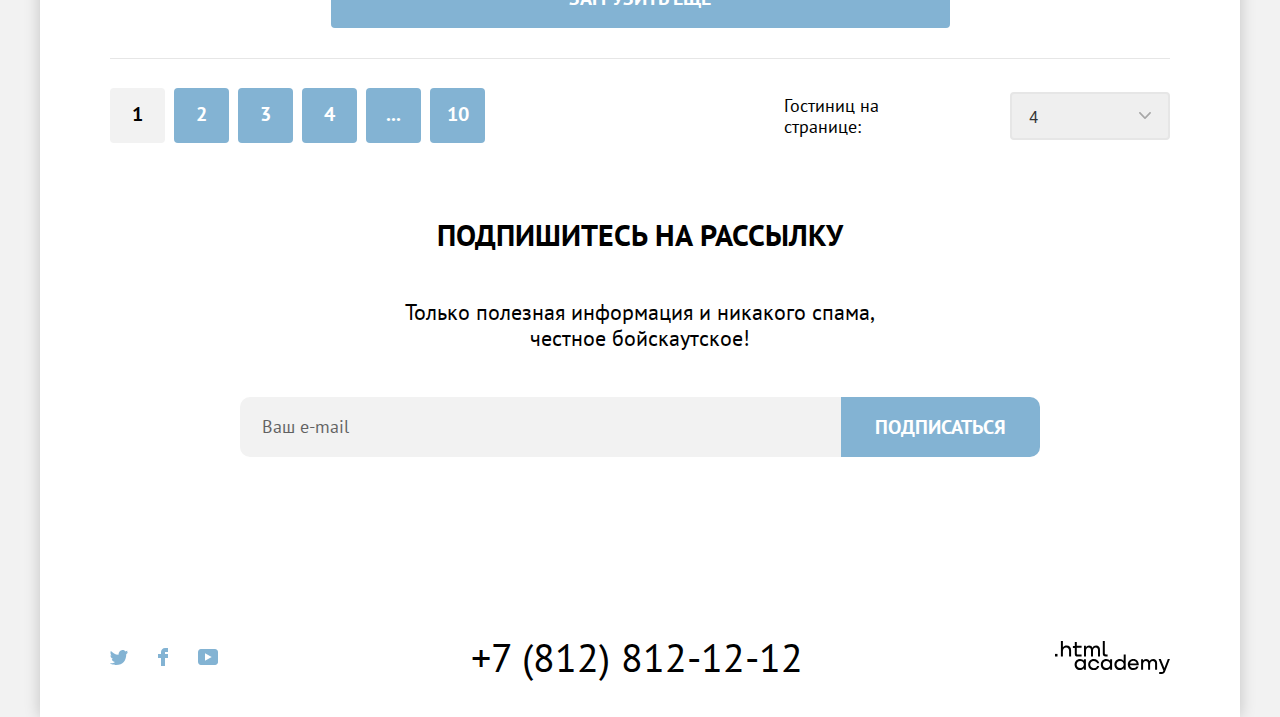
<file: 5/catalog.html>
<!DOCTYPE html>
<html lang="ru">
  <head>
    <meta charset="UTF-8">
    <meta http-equiv="X-UA-Compatible" content="IE=edge">
    <meta name="viewport" content="width=device-width, initial-scale=1.0">
    <title>Гостиницы Седоны</title>
    <link rel="stylesheet" href="./styles/styles.css">
    <base href="https://htmlacademy-htmlcss.github.io/1875081-sedona-33/5/">
</head>
  <body class="page-container">
    <!--Шапка с навигацией-->
    <header class="page-header">
      <nav class="navigation container">
        <a class="logo-link" href="index.html">
          <span class="visually-hidden">Переход на главную страницу</span>
          <img class="logo-image" src="./images/content/logo.svg" width="139" height="70" alt="Логотип сайта Седона.">
        </a>

        <ul class="navigation-list navigation-list-links reset-list">
          <li class="navigation-item">
            <a class="navigation-link" href="index.html">Главная</a>
          </li>
          <li class="navigation-item">
            <a class="navigation-link" href="#">О Седоне</a>
          </li>
          <li class="navigation-item">
            <a class="navigation-link navigation-link-current" href="#">Гостиницы</a>
          </li>
        </ul>

        <ul class="navigation-list user-list reset-list">
          <li class="user-item">
            <a class="navigation-link icon-link navigation-link-search" href="#">
              <svg class="user-icon" width="19" height="19" viewBox="0 0 19 19" fill="none" xmlns="http://www.w3.org/2000/svg">
                <path d="M18.6821 16.9114L14.9821 13.2114C15.9821 11.9114 16.6821 10.2114 16.6821 8.31142C16.6821 3.91142 13.0821 0.311417 8.68207 0.311417C4.28207 0.311417 0.682068 4.01142 0.682068 8.41142C0.682068 12.8114 4.28207 16.4114 8.68207 16.4114C10.4821 16.4114 12.1821 15.8114 13.5821 14.7114L17.2821 18.4114L18.6821 16.9114ZM8.68207 14.4114C5.38207 14.4114 2.68207 11.7114 2.68207 8.41142C2.68207 5.11142 5.38207 2.41142 8.68207 2.41142C11.9821 2.41142 14.6821 5.11142 14.6821 8.41142C14.6821 11.7114 11.9821 14.4114 8.68207 14.4114Z" fill="black"/>
              </svg>
              <span class="visually-hidden">Поиск по сайту</span>
            </a>
            </li>
          <li class="user-item">
            <a class="navigation-link icon-link navigation-link-favourites" href="#">
              <svg class="user-icon" width="19" height="18" viewBox="0 0 19 18" fill="none" xmlns="http://www.w3.org/2000/svg">
                <path d="M9.58207 17.4114C9.28207 17.4114 8.98207 17.3114 8.78207 17.0114C3.38207 10.9114 2.08207 9.51142 1.78207 9.11142C1.08207 8.21142 0.682068 7.01142 0.682068 5.81142C0.682068 2.81142 3.08207 0.411423 6.18207 0.411423C7.48207 0.411423 8.68207 0.911423 9.68207 1.71142C10.6821 0.911423 11.9821 0.411423 13.1821 0.411423C16.1821 0.411423 18.6821 2.81142 18.6821 5.81142C18.6821 7.11142 18.1821 8.31142 17.3821 9.21142L10.3821 17.1114C10.1821 17.3114 9.98207 17.4114 9.58207 17.4114ZM3.58207 7.91142C3.88207 8.31142 7.08207 11.9114 9.68207 14.8114L15.8821 7.81142C16.3821 7.31142 16.5821 6.61142 16.5821 5.81142C16.5821 4.01142 15.0821 2.51142 13.2821 2.51142C12.2821 2.51142 11.2821 3.01142 10.5821 3.81142C10.2821 4.11142 9.98207 4.21142 9.68207 4.21142C9.38207 4.21142 9.08207 4.01142 8.88207 3.81142C8.18207 3.01142 7.18207 2.51142 6.18207 2.51142C4.38207 2.51142 2.88207 4.01142 2.88207 5.81142C2.78207 6.71142 3.18207 7.41142 3.58207 7.91142C3.48207 7.91142 3.48207 7.91142 3.58207 7.91142Z" fill="black"/>
              </svg>
              <span class="visually-hidden">Избранное</span>
              <span class="number-favourites">12</span>
            </a>
          </li>
          <li class="user-item">
            <a class="navigation-link user-link button-link" href="#">Хочу сюда!</a>
          </li>
        </ul>
      </nav>
  </header>
    <!--Основное содержимое-->
      <main class="catalog-main main-container">
        <h1 class="visually-hidden">Каталог гостиниц</h1>
        <!--Секция с хлебными крошками и формами фильтрации-->
        <section class="filters">
          <div class="container">
            <h2 class="visually-hidden">Фильтр гостиниц</h2>
          <header class="filters-header">
            <h3 class="filters-header-title">Гостиницы Седоны</h3>
            <ul class="breadcrumbs reset-list">
              <li class="breadcrumbs-item">
                <span class="visually-hidden">Главная</span>
                <a class="breadcrumbs-link breadcrumbs-link-home" href="index.html">
                  <svg width="12" height="12" viewBox="0 0 12 12" fill="none" xmlns="http://www.w3.org/2000/svg">
                    <path d="M6 0.300049L0 5.80005V12H12V5.80005L6 0.300049ZM11 11H1V6.20005L6 1.70005L11 6.20005V11Z" fill="white"/>
                    <path d="M4 10H5V7.5H7V10H8V6.5H4V10Z" fill="white"/>
                  </svg>
                </a>
              </li>
              <li class="breadcrumbs-item">
                <a class="breadcrumbs-link" href="#">Гостиницы</a>
              </li>
            </ul>
          </header>

          <form class="filters-form" action="https://echo.htmlacademy.ru/" method="get">
            <fieldset class="filter">
              <legend class="filter-title">Инфраструктура:</legend>
              <ul class="filter-list reset-list">
                <li class="filter-item">
                  <input class="control-input" id="pool" type="checkbox" name="checkbox" value="Бассейн" checked>
                  <label class="control control-active" for="pool">Бассейн</label>
                </li>
                <li class="filter-item">
                    <input class="control-input" type="checkbox" id="parking" name="checkbox" value="Парковка" checked>
                    <label class="control control-active" for="parking">Парковка</label>
                </li>
                <li class="filter-item">
                    <input class="control-input" type="checkbox" id="wifi" name="checkbox" value="Wi-Fi">
                    <label class="control" for="wifi">Wi-Fi</label>
                </li>
              </ul>
            </fieldset>
            <fieldset class="filter">
              <legend class="filter-title">Тип жилья:</legend>
              <ul class="filter-list reset-list">
                <li class="filter-item">
                  <input class="control-input" type="radio" id="hotel" name="radio" value="Гостиница" checked>
                  <label class="control control-type control-active-type" for="hotel">Гостиница</label>
                </li>
                <li class="filter-item">
                  <input class="control-input" type="radio" id="motel" name="radio" value="Мотель">
                  <label class="control control-type" for="motel">Мотель</label>
                </li>
                <li class="filter-item">
                  <input class="control-input" type="radio" id="apartamert" name="radio" value="Апартаменты">
                  <label class="control control-type" for="apartamert">Апартаменты</label>
                </li>
              </ul>
            </fieldset>

            <fieldset class="filter">
              <legend class="filter-title">Стоимость, ₽:</legend>
              <div class="filter-price">
                  <input id="from" type="text" name="text" placeholder="от">
                  <input id="before" type="text" name="text" placeholder="до">
              </div>

              <div class="filter-price-controls">
                  <label for="from"><span class="visually-hidden">От</span></label>
                  <label for="before"><span class="visually-hidden">До</span></label>
              </div>
            </fieldset>

            <div class="filters-buttons">
                <button class="button button-submit" type="submit">Применить</button>
                <button class="button button-reset" type="reset">Сбросить</button>
            </div>
          </form>
          </div>
        </section>
        <!--Секция с гостиницами-->
        <section class="hotels container">
          <h2 class="visually-hidden">Список найденных гостиниц</h2>
          <header class="hotels-header">
            <h3 class="hotels-title">Найдено гостиниц: <span>38</span></h3>
            <select class="select-control" aria-label="Сортировка">
              <option value="cheap">Сначала дешёвые</option>
              <option value="popular">Сначала популярные</option>
              <option value="expensive">Сначала дорогие</option>
            </select>
            <ul class="hotels-header-list reset-list">
              <li class="hotels-header-item">
                <span class="visually-hidden">Показать карточки</span>
                <a href="#" class="hotels-header-link hotels-header-link-cards active-hotels-header-list"></a>
              </li>
              <li class="hotels-header-item">
                <span class="visually-hidden">Показать слайдшоу</span>
                <a href="#" class="hotels-header-link hotels-header-link-slide"></a>
              </li>
              <li class="hotels-header-item">
                <span class="visually-hidden">Показать список</span>
                <a href="#" class="hotels-header-link hotels-header-link-list"></a>
              </li>
            </ul>
          </header>

          <ul class="cards-list reset-list">
            <li class="cards-item">
              <a href="#" class="card-link-image">
                <img class="card-image" src="./images/content/hotel-amara.jpg" width="300" height="206" alt="Amara Resort & Spa.">
              </a>
              <h3 class="card-title">Amara Resort & Spa</h3>
              <div class="card-description">
                <p class="card-name">Гостиница</p>
                <p class="card-price">От 4000 ₽</p>
              </div>
              <div class="card-buttons">
                <a class="card-button card-link" href="#">Подробнее</a>
                <button class="card-button favourites" type="button">В избранное</button>
              </div>
              <div class="rating">
                <p class="rating-stars"><span class="visually-hidden">Четыре звезды.</span></p>
                <p class="rating-text">Рейтинг: 8,5</p>
              </div>
            </li>
            <li class="cards-item">
              <a href="#" class="card-link-image">
                <img class="card-image" src="./images/content/hotel-desert.jpg" width="300" height="206" alt="Desert Quail Inn.">
              </a>
              <h3 class="card-title">Desert Quail Inn</h3>
              <div class="card-description">
                <span class="card-name">Гостиница</span>
                <span class="card-price">От 3000 ₽</span>
              </div>
              <div class="card-buttons">
                <a class="card-button card-link" href="#">Подробнее</a>
                <button class="card-button favourites" type="button">В избранное</button>
              </div>
              <div class="rating">
                <p class="rating-stars"><span class="visually-hidden">Три звезды.</span></p>
                <p class="rating-text">Рейтинг: 8,9</p>
              </div>
            </li>
            <li class="cards-item">
              <a href="#" class="card-link-image">
                <img class="card-image" src="./images/content/hotel-villas.jpg" width="300" height="206" alt="Villas at Poco Diablo.">
              </a>
              <h3 class="card-title">Villas at Poco Diablo</h3>
              <div class="card-description">
                <span class="card-name">Гостиница</span>
                <span class="card-price">От 2000 ₽</span>
              </div>
              <div class="card-buttons">
                <a class="card-button card-link" href="#">Подробнее</a>
                <button class="card-button favourites favourite-button" type="button">В избранном</button>
              </div>
              <div class="rating">
                <p class="rating-stars"><span class="visually-hidden">Две звезды.</span></p>
                <p class="rating-text">Рейтинг: 9,2</p>
              </div>
            </li>
            <li class="cards-item">
              <a href="#" class="card-link-image">
                <img class="card-image" src="./images/content/hotel-greentree.jpg" width="300" height="206" alt="GreenTree Inn.">
              </a>
              <h3 class="card-title">GreenTree Inn</h3>
              <div class="card-description">
                <span class="card-name">Гостиница</span>
                <span class="card-price">От 3000 ₽</span>
              </div>
              <div class="card-buttons">
                <a class="card-button card-link" href="#">Подробнее</a>
                <button class="card-button favourites" type="button">В избранное</button>
              </div>
              <div class="rating">
                <p class="rating-stars"><span class="visually-hidden">Две звезды.</span></p>
                <p class="rating-text">Рейтинг: 9,2</p>
              </div>
            </li>
          </ul>
          <div class="upload">
            <a class="upload-link" href="#">Загрузить ещё</a>
          </div>

          <div class="sorting-pagination">
            <ol class="pagination reset-list">
              <li class="pagination-item">
                <a href="#" class="pagination-link pagination-link-active">1</a>
              </li>
              <li class="pagination-item">
                <a href="#" class="pagination-link">2</a>
              </li>
              <li class="pagination-item">
                <a href="#" class="pagination-link">3</a>
              </li>
              <li class="pagination-item">
                <a href="#" class="pagination-link">4</a>
              </li>
              <li class="pagination-item">
                <a href="#" class="pagination-link">...</a>
              </li>
              <li class="pagination-item">
                <a href="#" class="pagination-link">10</a>
              </li>
            </ol>

            <label class="quantity-hotels">Гостиниц на странице:
              <select class="select-control control-quantity" aria-label="Сортировка">
                <option value="4">4</option>
                <option value="8">8</option>
                <option value="12">12</option>
              </select>
            </label>
          </div>
        </section>
        <!--Секция подписка на рассылку-->
        <section class="subscription catalog-subscription">
          <h2 class="visually-hidden">Подписка на рассылку</h2>
          <p class="title title-subscription">Подпишитесь на рассылку</p>
          <p class="page-text subscription-text">Только полезная информация и никакого спама,
            честное бойскаутское!</p>
          <form class="email-form" action="https://echo.htmlacademy.ru/" method="post">
            <label class="visually-hidden" for="email">Ваш e-mail</label>
            <input class="email-field catalog-email-field" id="email" type="email" name="email" placeholder="Ваш e-mail">
            <button class="button button-mail" type="submit">Подписаться</button>
          </form>
        </section>
      </main>
      <!--Подвал-->
      <footer class=" page-footer container">
        <ul class="social-list reset-list">
          <li class="social-item">
            <span class="visually-hidden">Твиттер</span>
            <a class="social-link social-link-twitter" href="https://twitter.com/htmlacademy_ru">
              <svg class="social-link-image" width="18" height="15" viewBox="0 0 18 15" fill="none" xmlns="http://www.w3.org/2000/svg">
                <path d="M11.6 0.200056C13.4 -0.299944 14.8 0.500056 15.4 1.40006C16.1 1.20006 16.8 0.900056 17.5 0.700056C17.5 1.60006 16.9 2.20006 16.6 2.50006C17.3 2.60006 18 1.90006 18 1.90006C17.8 2.90006 16.9 3.70006 16.3 3.90006C16.1 10.7001 13 15.1001 5.7 15.0001C5.1 15.0001 5.8 15.0001 5.2 15.0001C4.8 15.0001 0.8 14.5001 0 13.1001C2.4 13.3001 4.1 12.7001 5 11.9001C4 11.6001 2.1 11.5001 1.8 9.00006C2.2 9.10006 2.4 9.20006 3.1 9.10006C1.8 8.30006 0.4 7.50006 0.5 5.30006C0.8 5.60006 1.6 5.80006 1.9 5.80006C1.1 5.60006 -0.2 2.50006 0.9 0.900056C2.8 2.80006 4.9 4.50006 8.5 4.70006C8.7 2.30006 9.7 0.800056 11.6 0.200056Z" fill="#83B3D3"/>
              </svg>
            </a>
          </li>
          <li class="social-item">
            <span class="visually-hidden">Фейсбук</span>
            <a class="social-link social-link-facebook" href="https://www.facebook.com/htmlacademy">
              <svg class="social-link-image" width="10" height="18" viewBox="0 0 10 18" fill="none" xmlns="http://www.w3.org/2000/svg">
                <path d="M7 0C4.8 0 3 1.8 3 4V6H0V10H3V18H7V10H10V6H7V4H10V0H7Z" fill="#83B3D3"/>
              </svg>
            </a>
            </li>
          <li class="social-item">
            <span class="visually-hidden">Ютуб</span>
            <a class="social-link social-link-youtube" href="https://www.youtube.com/c/HTMLAcademyRUS">
              <svg class="social-link-image" width="20" height="16" viewBox="0 0 20 16" fill="none" xmlns="http://www.w3.org/2000/svg">
                <g clip-path="url(#clip0_24196_686)">
                <path d="M17 0H2.9C1.2 0 0 1.5 0 3.2V12.7C0 14.5 1.2 16 2.9 16H17.2C18.7 16 20.1 14.5 20.1 12.8V3.2C19.9 1.5 18.7 0 17 0ZM7 11.8V4.2L13.7 8L7 11.8Z" fill="#83B3D3"/>
                </g>
                <defs>
                <clipPath id="clip0_24196_686">
                <rect width="20" height="16" fill="white"/>
                </clipPath>
                </defs>
              </svg>
            </a>
          </li>
        </ul>
        <a class="tel-academy" href="tel:+78128121212">+7 (812) 812-12-12</a>
        <a class="logo-academy" href="https://htmlacademy.ru/">
          <span class="visually-hidden">Перейти на сайт HTML Academy.</span>
          <svg  class="logo-academy-image" width="115" height="33" viewBox="0 0 115 33" fill="none" xmlns="http://www.w3.org/2000/svg" aria-label="Логотип HTML Academy.">
            <path d="M0 12.9V15.5H2.5V12.9H0Z" fill="black"/>
            <path d="M11.6 4.5C10 4.5 8.80002 5.2 8.00002 6.2H7.90002V0H5.90002V15.5H7.90002V10.2C7.90002 8.1 9.20002 6.6 11.2 6.6C13 6.6 14.1 8 14.1 9.8V15.5H16.1V9.4C16.2 6.4 14.3 4.5 11.6 4.5Z" fill="black"/>
            <path d="M26.6 4.79998H21.8V1.09998H19.8V4.89998H17.9V6.89998H19.8V12.9C19.8 14.6 20.8 15.6 22.5 15.6H26.6V13.6H22.9C22.2 13.6 21.8 13.2 21.8 12.5V6.79998H26.6V4.79998Z" fill="black"/>
            <path d="M41.1 4.59998C39.5 4.59998 38.2 5.39998 37.6 6.69998H37.5C36.9 5.49998 35.7 4.59998 34.1 4.59998C32.7 4.59998 31.6 5.39998 31 6.39998H30.9V4.79998H29V15.4H31V9.99998C31 7.99998 32 6.49998 33.6 6.49998C35.1 6.49998 36 7.49998 36 9.09998V15.4H38V9.79998C38 7.39998 39.4 6.49998 40.6 6.49998C42.1 6.49998 43 7.49998 43 9.09998V15.4H45V8.89998C45.1 6.39998 43.6 4.59998 41.1 4.59998Z" fill="black"/>
            <path d="M47.8 12.7C47.8 14.4 48.8 15.4 50.6 15.4H52.6V13.4H50.9001C50.2001 13.4 49.8 13 49.8 12.3V0H47.8V12.7Z" fill="black"/>
            <path d="M28.9 19.7C28 18.6 26.7 17.9 25 17.9C21.9 17.9 19.6 20.2 19.6 23.5C19.6 26.8 21.9 29.1 25 29.1C26.8 29.1 28 28.3 28.8 27.2H28.9V28.8H30.9V18.2H28.9V19.7ZM25.3 27.1C23.1 27.1 21.7 25.5 21.7 23.5C21.7 21.5 23.1 19.9 25.3 19.9C27.5 19.9 28.9 21.5 28.9 23.5C28.9 25.4 27.5 27.1 25.3 27.1Z" fill="black"/>
            <path d="M44.2 22C43.7 19.6 41.5999 17.9 38.7999 17.9C35.3999 17.9 33.2 20.4 33.2 23.5C33.2 26.6 35.3999 29.1 38.7999 29.1C41.5999 29.1 43.7 27.3 44.2 24.9H42.0999C41.6999 26.2 40.3999 27.2 38.7999 27.2C36.5999 27.2 35.2 25.6 35.2 23.6C35.2 21.6 36.5999 20 38.7999 20C40.3999 20 41.5999 21 42.0999 22.2H44.2V22Z" fill="black"/>
            <path d="M55.1 19.7C54.2 18.6 52.9001 17.9 51.2001 17.9C48.1001 17.9 45.8 20.2 45.8 23.5C45.8 26.8 48.1001 29.1 51.2001 29.1C53.0001 29.1 54.2 28.3 55 27.2H55.1V28.8H57.1V18.2H55.1V19.7ZM51.5 27.1C49.3 27.1 47.9001 25.5 47.9001 23.5C47.9001 21.5 49.3 19.9 51.5 19.9C53.7 19.9 55.1 21.5 55.1 23.5C55.1 25.4 53.6 27.1 51.5 27.1Z" fill="black"/>
            <path d="M68.7 19.8C67.8 18.7 66.5 17.9 64.8 17.9C61.7 17.9 59.4 20.2 59.4 23.5C59.4 26.8 61.6 29.1 64.8 29.1C66.5 29.1 67.8 28.3 68.6 27.3H68.7V28.8H70.7V13.4H68.7V19.8ZM65.1 27.1C62.9 27.1 61.5 25.5 61.5 23.5C61.5 21.5 62.9 19.9 65.1 19.9C67.3 19.9 68.7 21.5 68.7 23.5C68.6 25.5 67.2 27.1 65.1 27.1Z" fill="black"/>
            <path d="M78.3 17.9C75 17.9 72.8 20.4 72.8 23.5C72.8 26.5 74.9 29.1 78.3 29.1C80.8 29.1 82.8 27.8 83.5 25.5H81.4C80.9 26.5 79.8 27.1 78.4 27.1C76.5 27.1 75.1 25.8 75 24.2H83.8C84 20.6 81.8 17.9 78.3 17.9ZM78.3 19.8C80 19.8 81.3 20.8 81.6 22.4H75.1C75.4 20.9 76.6 19.8 78.3 19.8Z" fill="black"/>
            <path d="M98.2 17.9C96.6 17.9 95.3 18.7 94.6 19.9H94.5C93.9 18.7 92.7 17.9 91.1 17.9C89.7 17.9 88.6 18.6 88 19.7V18.2H86.1V28.8H88.1V23.4C88.1 21.4 89.1 20 90.7 19.9C92.2 19.9 93.1 20.9 93.1 22.5V28.8H95.1V23.2C95.1 20.8 96.5 19.9 97.7 19.9C99.2 19.9 100.1 20.9 100.1 22.5V28.8H102.1V22.3C102.2 19.7 100.7 17.9 98.2 17.9Z" fill="black"/>
            <path d="M109.4 27L105.8 18.1H103.6L108.4 29.7C108.1 30.6 107.7 30.9 106.7 30.9H104.2V32.9H106.7C108.5 32.9 109.5 32.1 110.2 30.3L114.9 18.1H112.8L109.4 27Z" fill="black"/>
          </svg>
        </a>
    </footer>
  </body>
</html>
</file>
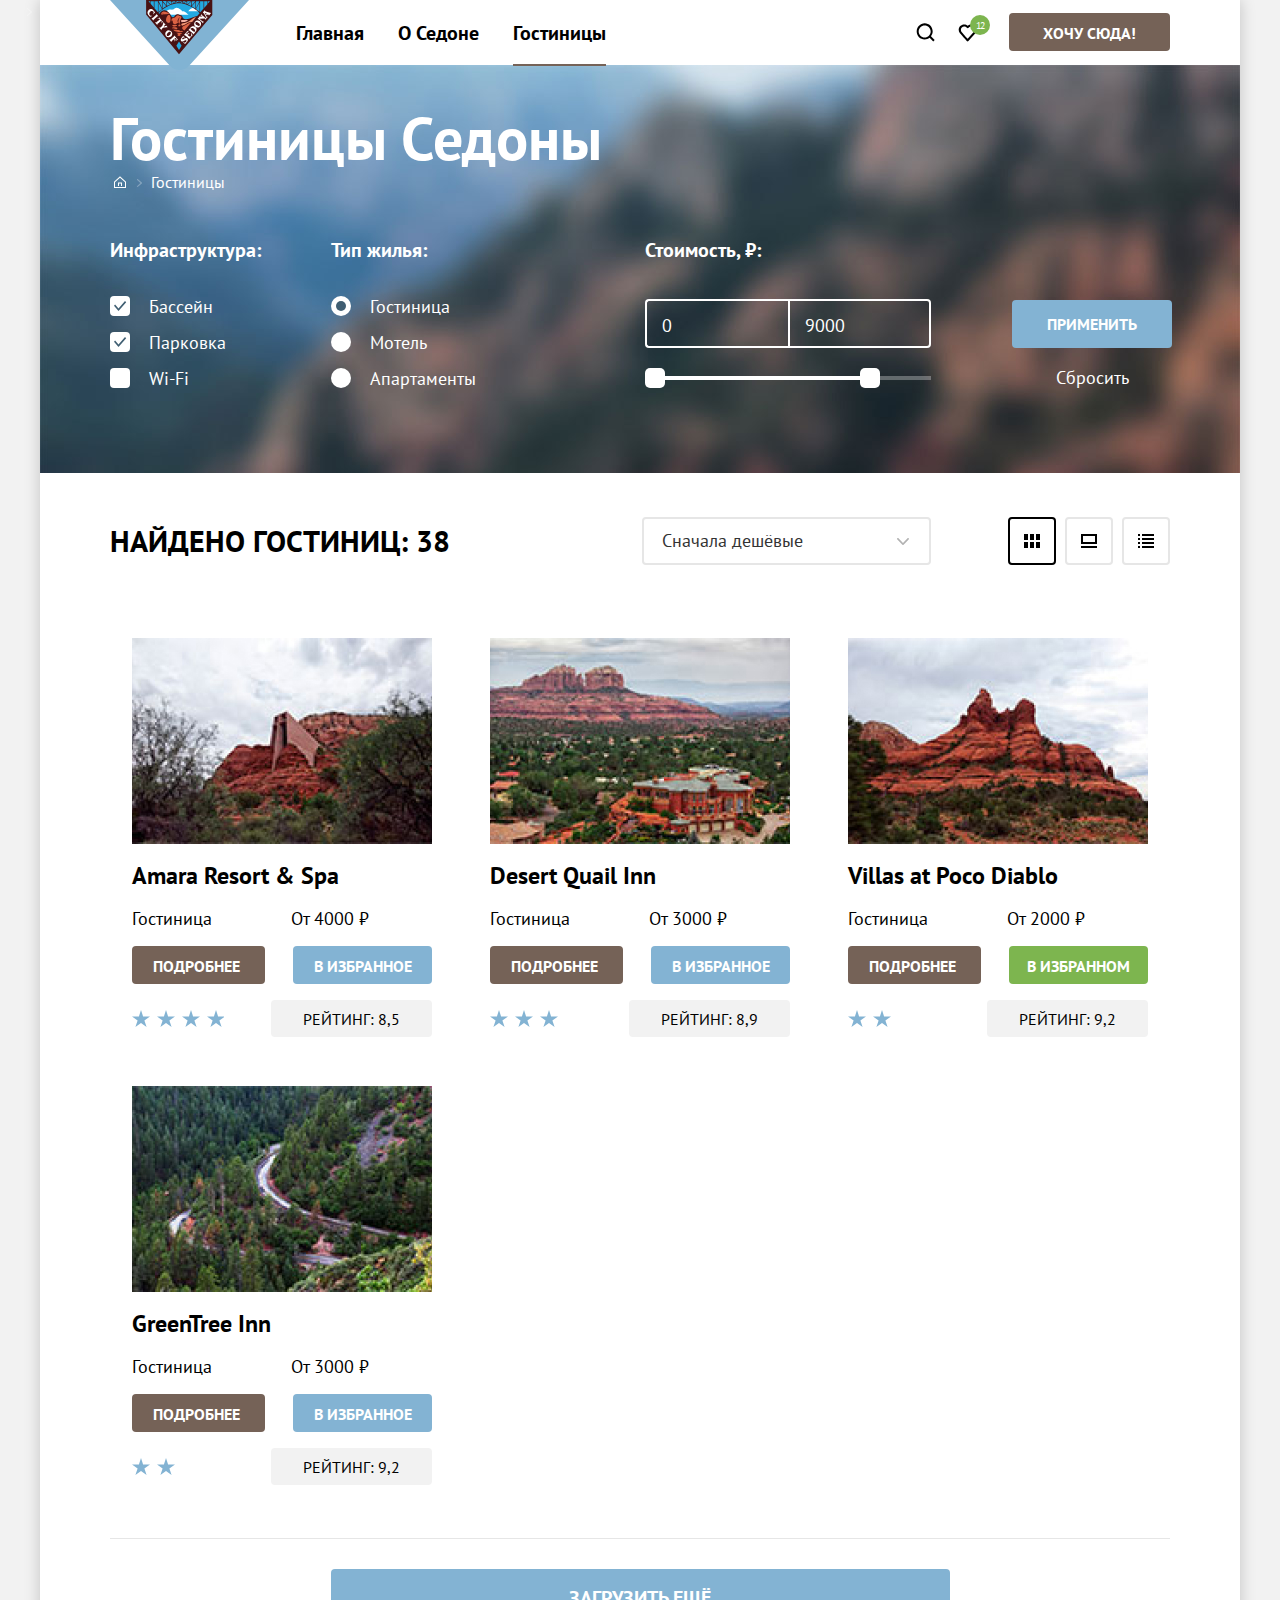
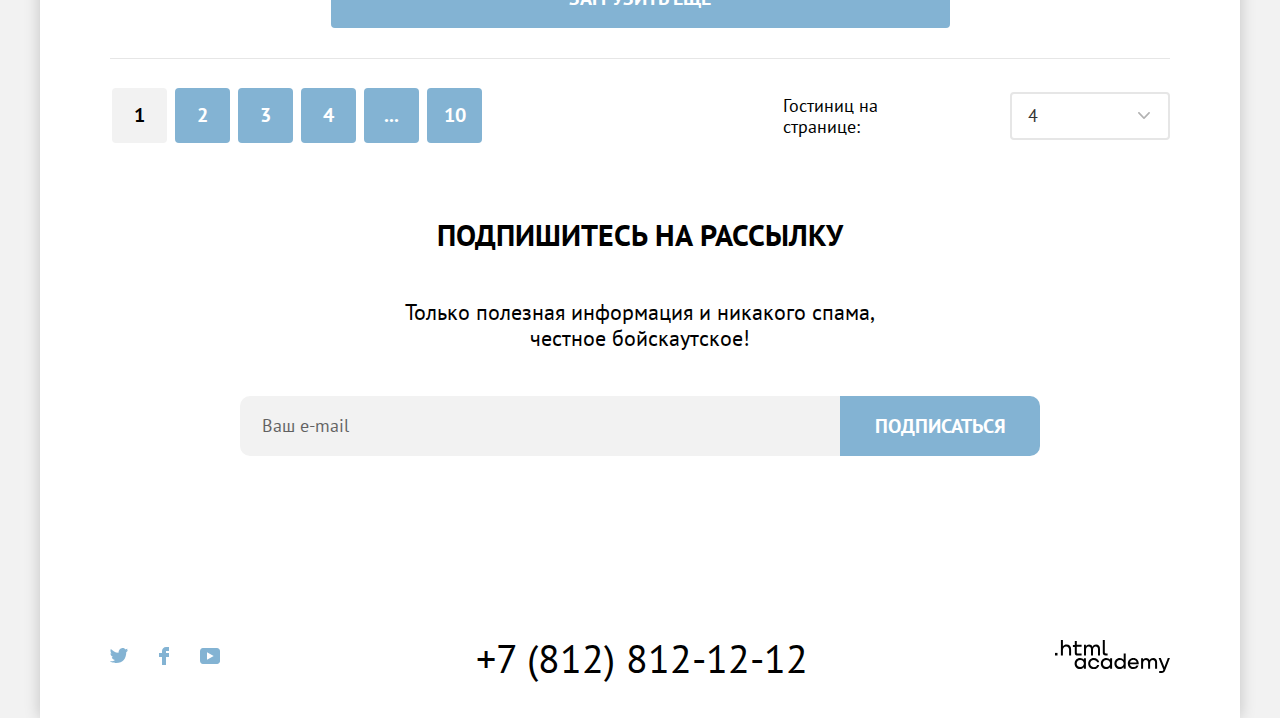
<file: 6/catalog.html>
<!DOCTYPE html>
<html lang="ru">
  <head>
    <meta charset="UTF-8">
    <meta http-equiv="X-UA-Compatible" content="IE=edge">
    <meta name="viewport" content="width=device-width, initial-scale=1.0">
    <title>Гостиницы Седоны</title>
    <link rel="icon" href="favicon.ico">
    <link rel="icon" sizes="32x32" type="image/png" href="./images/favicons/favicon-32x32.png">
    <link rel="stylesheet" href="./styles/styles.css">
    <base href="https://htmlacademy-htmlcss.github.io/1875081-sedona-33/6/">
</head>
  <body class="page-container">
    <!--Шапка с навигацией-->
    <header class="page-header">
      <nav class="navigation container">
        <a class="logo-link" href="index.html">
          <span class="visually-hidden">Переход на главную страницу</span>
          <img class="logo-image" src="./images/content/logo.svg" width="139" height="70" alt="Логотип сайта Седона.">
        </a>

        <ul class="navigation-list navigation-list-links reset-list">
          <li class="navigation-item">
            <a class="navigation-link" href="index.html">Главная</a>
          </li>
          <li class="navigation-item">
            <a class="navigation-link" href="#">О Седоне</a>
          </li>
          <li class="navigation-item">
            <a class="navigation-link navigation-link-current">Гостиницы</a>
          </li>
        </ul>

        <ul class="navigation-list user-list reset-list">
          <li class="user-item">
            <a class="navigation-link icon-link navigation-link-search" href="#">
              <svg class="user-icon" width="19" height="19" viewBox="0 0 19 19" fill="currentColor" xmlns="http://www.w3.org/2000/svg">
                <path d="M18.6821 16.9114L14.9821 13.2114C15.9821 11.9114 16.6821 10.2114 16.6821 8.31142C16.6821 3.91142 13.0821 0.311417 8.68207 0.311417C4.28207 0.311417 0.682068 4.01142 0.682068 8.41142C0.682068 12.8114 4.28207 16.4114 8.68207 16.4114C10.4821 16.4114 12.1821 15.8114 13.5821 14.7114L17.2821 18.4114L18.6821 16.9114ZM8.68207 14.4114C5.38207 14.4114 2.68207 11.7114 2.68207 8.41142C2.68207 5.11142 5.38207 2.41142 8.68207 2.41142C11.9821 2.41142 14.6821 5.11142 14.6821 8.41142C14.6821 11.7114 11.9821 14.4114 8.68207 14.4114Z"/>
              </svg>
              <span class="visually-hidden">Поиск по сайту</span>
            </a>
          </li>
          <li class="user-item">
            <a class="navigation-link icon-link navigation-link-favourites" href="#">
              <svg class="user-icon" width="19" height="18" viewBox="0 0 19 18" fill="currentColor" xmlns="http://www.w3.org/2000/svg">
                <path d="M9.58207 17.4114C9.28207 17.4114 8.98207 17.3114 8.78207 17.0114C3.38207 10.9114 2.08207 9.51142 1.78207 9.11142C1.08207 8.21142 0.682068 7.01142 0.682068 5.81142C0.682068 2.81142 3.08207 0.411423 6.18207 0.411423C7.48207 0.411423 8.68207 0.911423 9.68207 1.71142C10.6821 0.911423 11.9821 0.411423 13.1821 0.411423C16.1821 0.411423 18.6821 2.81142 18.6821 5.81142C18.6821 7.11142 18.1821 8.31142 17.3821 9.21142L10.3821 17.1114C10.1821 17.3114 9.98207 17.4114 9.58207 17.4114ZM3.58207 7.91142C3.88207 8.31142 7.08207 11.9114 9.68207 14.8114L15.8821 7.81142C16.3821 7.31142 16.5821 6.61142 16.5821 5.81142C16.5821 4.01142 15.0821 2.51142 13.2821 2.51142C12.2821 2.51142 11.2821 3.01142 10.5821 3.81142C10.2821 4.11142 9.98207 4.21142 9.68207 4.21142C9.38207 4.21142 9.08207 4.01142 8.88207 3.81142C8.18207 3.01142 7.18207 2.51142 6.18207 2.51142C4.38207 2.51142 2.88207 4.01142 2.88207 5.81142C2.78207 6.71142 3.18207 7.41142 3.58207 7.91142C3.48207 7.91142 3.48207 7.91142 3.58207 7.91142Z"/>
              </svg>
              <span class="visually-hidden">Избранное</span>
              <span class="number-favourites">12</span>
            </a>
          </li>
          <li class="user-item">
            <a class="navigation-link button-link" href="#">Хочу сюда!</a>
          </li>
        </ul>
      </nav>
    </header>
    <!--Основное содержимое-->
      <main class="catalog-main main-container">
        <h1 class="visually-hidden">Каталог гостиниц</h1>
        <!--Секция с хлебными крошками и формами фильтрации-->
        <section class="filters">
          <div class="container">
            <h2 class="visually-hidden">Фильтр гостиниц</h2>
            <header class="filters-header">
              <h3 class="filters-header-title">Гостиницы Седоны</h3>
              <ul class="breadcrumbs reset-list">
                <li class="breadcrumbs-item">
                  <span class="visually-hidden">Главная</span>
                  <a class="breadcrumbs-link breadcrumbs-link-home" href="index.html">
                    <svg width="12" height="12" viewBox="0 0 12 12" fill="none" xmlns="http://www.w3.org/2000/svg">
                      <path d="M6 0.300049L0 5.80005V12H12V5.80005L6 0.300049ZM11 11H1V6.20005L6 1.70005L11 6.20005V11Z" fill="white"/>
                      <path d="M4 10H5V7.5H7V10H8V6.5H4V10Z" fill="white"/>
                    </svg>
                  </a>
                </li>
                <li class="breadcrumbs-item">
                  <a class="breadcrumbs-link" href="#">Гостиницы</a>
                </li>
              </ul>
            </header>

            <form class="filters-form" action="https://echo.htmlacademy.ru/" method="get">
              <fieldset class="filter">
                <legend class="filter-title">Инфраструктура:</legend>
                <ul class="filter-list reset-list">
                  <li class="filter-item">
                    <label class="control">
                      <input class="control-input visually-hidden" id="pool" type="checkbox" name="checkbox" value="Бассейн" checked>
                      <span class="control-mark"></span>
                      <span class="control-label">Бассейн</span>
                    </label>
                  </li>
                  <li class="filter-item">
                      <label class="control">
                        <input class="control-input visually-hidden" type="checkbox" id="parking" name="checkbox" value="Парковка" checked>
                        <span class="control-mark"></span>
                        <span class="control-label">Парковка</span>
                      </label>
                  </li>
                  <li class="filter-item">
                      <label class="control">
                        <input class="control-input visually-hidden" type="checkbox" id="wifi" name="checkbox" value="Wi-Fi">
                        <span class="control-mark"></span>
                        <span class="control-label">Wi-Fi</span>
                      </label>
                  </li>
                </ul>
              </fieldset>

              <fieldset class="filter">
                <legend class="filter-title">Тип жилья:</legend>
                <ul class="filter-list reset-list">
                  <li class="filter-item">
                    <label class="control">
                      <input class="control-input visually-hidden" type="radio" id="hotel" name="radio" value="Гостиница" checked>
                      <span class="control-mark control-type"></span>
                      <span class="control-label">Гостиница</span>
                    </label>
                  </li>
                  <li class="filter-item">
                    <label class="control">
                      <input class="control-input visually-hidden" type="radio" id="motel" name="radio" value="Мотель">
                      <span class="control-mark control-type"></span>
                      <span class="control-label">Мотель</span>
                    </label>
                  </li>
                  <li class="filter-item">
                    <label class="control">
                      <input class="control-input visually-hidden" type="radio" id="apartamert" name="radio" value="Апартаменты">
                      <span class="control-mark control-type"></span>
                      <span class="control-label">Апартаменты</span>
                    </label>
                  </li>
                </ul>
              </fieldset>

              <fieldset class="filter">
                <legend class="filter-title title-price">Стоимость, ₽:</legend>
                <div class="filter-price">
                  <input class="range-input" type="number" name="min-price" min="1" max="9000" value="0" placeholder="от">
                  <input class="range-input" type="number" name="max-price" min="1" max="9000" value="9000" placeholder="до">
                </div>
                <div class="filter-price-toggle">
                  <div class="range-scale">
                    <div class="range-bar" style="left: 0; width: 227px"></div>
                    <button class="range-toggle toggle-min">
                      <span class="visually-hidden">Изменить минимальную цену.</span>
                    </button>
                    <button class="range-toggle toggle-max">
                      <span class="visually-hidden">Изменить максимальную цену</span>
                    </button>
                  </div>
                </div>
              </fieldset>

              <div class="filters-buttons">
                <button class="button button-submit" type="submit">Применить</button>
                <button class="button button-reset" type="reset">Сбросить</button>
              </div>
            </form>
          </div>
        </section>
        <!--Секция с гостиницами-->
        <section class="hotels container">
          <h2 class="visually-hidden">Список найденных гостиниц</h2>
          <header class="hotels-header">
            <h3 class="hotels-title">Найдено гостиниц: <span>38</span></h3>
            <select class="select-control" aria-label="Сортировка">
              <option value="cheap">Сначала дешёвые</option>
              <option value="popular">Сначала популярные</option>
              <option value="expensive">Сначала дорогие</option>
            </select>
            <ul class="hotels-header-list reset-list">
              <li class="hotels-header-item">
                <span class="visually-hidden">Показать карточки</span>
                <a href="#" class="hotels-header-link hotels-header-link-cards active-hotels-header-list"></a>
              </li>
              <li class="hotels-header-item">
                <span class="visually-hidden">Показать слайдшоу</span>
                <a href="#" class="hotels-header-link hotels-header-link-slide"></a>
              </li>
              <li class="hotels-header-item">
                <span class="visually-hidden">Показать список</span>
                <a href="#" class="hotels-header-link hotels-header-link-list"></a>
              </li>
            </ul>
          </header>

          <ul class="cards-list reset-list">
            <li class="cards-item">
              <a href="#" class="card-link-image">
                <img class="card-image" src="./images/content/hotel-amara.jpg" width="300" height="206" alt="Amara Resort & Spa.">
              </a>
              <h3 class="card-title">Amara Resort & Spa</h3>
              <div class="card-description">
                <p class="card-name">Гостиница</p>
                <p class="card-price">От 4000 ₽</p>
              </div>
              <div class="card-buttons">
                <a class="card-button card-link" href="#">Подробнее</a>
                <button class="card-button favourites" type="button">В избранное</button>
              </div>
              <div class="rating">
                <p class="rating-stars"><span class="visually-hidden">Четыре звезды.</span></p>
                <p class="rating-text">Рейтинг: 8,5</p>
              </div>
            </li>
            <li class="cards-item">
              <a href="#" class="card-link-image">
                <img class="card-image" src="./images/content/hotel-desert.jpg" width="300" height="206" alt="Desert Quail Inn.">
              </a>
              <h3 class="card-title">Desert Quail Inn</h3>
              <div class="card-description">
                <span class="card-name">Гостиница</span>
                <span class="card-price">От 3000 ₽</span>
              </div>
              <div class="card-buttons">
                <a class="card-button card-link" href="#">Подробнее</a>
                <button class="card-button favourites" type="button">В избранное</button>
              </div>
              <div class="rating">
                <p class="rating-stars"><span class="visually-hidden">Три звезды.</span></p>
                <p class="rating-text">Рейтинг: 8,9</p>
              </div>
            </li>
            <li class="cards-item">
              <a href="#" class="card-link-image">
                <img class="card-image" src="./images/content/hotel-villas.jpg" width="300" height="206" alt="Villas at Poco Diablo.">
              </a>
              <h3 class="card-title">Villas at Poco Diablo</h3>
              <div class="card-description">
                <span class="card-name">Гостиница</span>
                <span class="card-price">От 2000 ₽</span>
              </div>
              <div class="card-buttons">
                <a class="card-button card-link" href="#">Подробнее</a>
                <button class="card-button favourites favourite-button" type="button">В избранном</button>
              </div>
              <div class="rating">
                <p class="rating-stars"><span class="visually-hidden">Две звезды.</span></p>
                <p class="rating-text">Рейтинг: 9,2</p>
              </div>
            </li>
            <li class="cards-item">
              <a href="#" class="card-link-image">
                <img class="card-image" src="./images/content/hotel-greentree.jpg" width="300" height="206" alt="GreenTree Inn.">
              </a>
              <h3 class="card-title">GreenTree Inn</h3>
              <div class="card-description">
                <span class="card-name">Гостиница</span>
                <span class="card-price">От 3000 ₽</span>
              </div>
              <div class="card-buttons">
                <a class="card-button card-link" href="#">Подробнее</a>
                <button class="card-button favourites" type="button">В избранное</button>
              </div>
              <div class="rating">
                <p class="rating-stars"><span class="visually-hidden">Две звезды.</span></p>
                <p class="rating-text">Рейтинг: 9,2</p>
              </div>
            </li>
          </ul>
          <div class="upload">
            <a class="upload-link" href="#">Загрузить ещё</a>
          </div>

          <div class="sorting-pagination">
            <ol class="pagination reset-list">
              <li class="pagination-item">
                <a href="#" class="pagination-link pagination-link-active">1</a>
              </li>
              <li class="pagination-item">
                <a href="#" class="pagination-link">2</a>
              </li>
              <li class="pagination-item">
                <a href="#" class="pagination-link">3</a>
              </li>
              <li class="pagination-item">
                <a href="#" class="pagination-link">4</a>
              </li>
              <li class="pagination-item">
                <a href="#" class="pagination-link">...</a>
              </li>
              <li class="pagination-item">
                <a href="#" class="pagination-link">10</a>
              </li>
            </ol>

            <label class="quantity-hotels">
              <span class="quantity-text">Гостиниц на странице:</span>
              <select class="select-control control-quantity" aria-label="Сортировка по количеству.">
                <option value="4">4</option>
                <option value="8">8</option>
                <option value="12">12</option>
              </select>
            </label>
          </div>
        </section>
        <!--Секция подписка на рассылку-->
        <section class="subscription catalog-subscription">
          <h2 class="visually-hidden">Подписка на рассылку</h2>
          <p class="title title-subscription">Подпишитесь на рассылку</p>
          <p class="page-text subscription-text">Только полезная информация и никакого спама,
            честное бойскаутское!</p>
          <form class="email-form" action="https://echo.htmlacademy.ru/" method="post">
            <label class="visually-hidden" for="email">Ваш e-mail</label>
            <input class="email-field catalog-email-field" id="email" type="email" name="email" placeholder="Ваш e-mail">
            <button class="button button-mail" type="submit">Подписаться</button>
          </form>
        </section>
      </main>
      <!--Подвал-->
      <footer class=" page-footer container">
        <ul class="social-list reset-list">
          <li class="social-item">
            <span class="visually-hidden">Твиттер</span>
            <a class="social-link social-link-twitter" href="https://twitter.com/htmlacademy_ru">
              <svg class="social-link-image" width="18" height="15" viewBox="0 0 18 15" fill="none" xmlns="http://www.w3.org/2000/svg">
                <path d="M11.6 0.200056C13.4 -0.299944 14.8 0.500056 15.4 1.40006C16.1 1.20006 16.8 0.900056 17.5 0.700056C17.5 1.60006 16.9 2.20006 16.6 2.50006C17.3 2.60006 18 1.90006 18 1.90006C17.8 2.90006 16.9 3.70006 16.3 3.90006C16.1 10.7001 13 15.1001 5.7 15.0001C5.1 15.0001 5.8 15.0001 5.2 15.0001C4.8 15.0001 0.8 14.5001 0 13.1001C2.4 13.3001 4.1 12.7001 5 11.9001C4 11.6001 2.1 11.5001 1.8 9.00006C2.2 9.10006 2.4 9.20006 3.1 9.10006C1.8 8.30006 0.4 7.50006 0.5 5.30006C0.8 5.60006 1.6 5.80006 1.9 5.80006C1.1 5.60006 -0.2 2.50006 0.9 0.900056C2.8 2.80006 4.9 4.50006 8.5 4.70006C8.7 2.30006 9.7 0.800056 11.6 0.200056Z" fill="#83B3D3"/>
              </svg>
            </a>
          </li>
          <li class="social-item">
            <span class="visually-hidden">Фейсбук</span>
            <a class="social-link social-link-facebook" href="https://www.facebook.com/htmlacademy">
              <svg class="social-link-image" width="10" height="18" viewBox="0 0 10 18" fill="none" xmlns="http://www.w3.org/2000/svg">
                <path d="M7 0C4.8 0 3 1.8 3 4V6H0V10H3V18H7V10H10V6H7V4H10V0H7Z" fill="#83B3D3"/>
              </svg>
            </a>
          </li>
          <li class="social-item">
            <span class="visually-hidden">Ютуб</span>
            <a class="social-link social-link-youtube" href="https://www.youtube.com/c/HTMLAcademyRUS">
              <svg class="social-link-image" width="20" height="16" viewBox="0 0 20 16" fill="none" xmlns="http://www.w3.org/2000/svg">
                <g clip-path="url(#clip0_24196_686)">
                <path d="M17 0H2.9C1.2 0 0 1.5 0 3.2V12.7C0 14.5 1.2 16 2.9 16H17.2C18.7 16 20.1 14.5 20.1 12.8V3.2C19.9 1.5 18.7 0 17 0ZM7 11.8V4.2L13.7 8L7 11.8Z" fill="#83B3D3"/>
                </g>
                <defs>
                <clipPath id="clip0_24196_686">
                <rect width="20" height="16" fill="white"/>
                </clipPath>
                </defs>
              </svg>
            </a>
          </li>
        </ul>
        <a class="tel-academy" href="tel:+78128121212">+7 (812) 812-12-12</a>
        <a class="logo-academy" href="https://htmlacademy.ru/">
          <span class="visually-hidden">Перейти на сайт HTML Academy.</span>
          <svg  class="logo-academy-image" width="115" height="33" viewBox="0 0 115 33" fill="none" xmlns="http://www.w3.org/2000/svg" aria-label="Логотип HTML Academy.">
            <path d="M0 12.9V15.5H2.5V12.9H0Z" fill="black"/>
            <path d="M11.6 4.5C10 4.5 8.80002 5.2 8.00002 6.2H7.90002V0H5.90002V15.5H7.90002V10.2C7.90002 8.1 9.20002 6.6 11.2 6.6C13 6.6 14.1 8 14.1 9.8V15.5H16.1V9.4C16.2 6.4 14.3 4.5 11.6 4.5Z" fill="black"/>
            <path d="M26.6 4.79998H21.8V1.09998H19.8V4.89998H17.9V6.89998H19.8V12.9C19.8 14.6 20.8 15.6 22.5 15.6H26.6V13.6H22.9C22.2 13.6 21.8 13.2 21.8 12.5V6.79998H26.6V4.79998Z" fill="black"/>
            <path d="M41.1 4.59998C39.5 4.59998 38.2 5.39998 37.6 6.69998H37.5C36.9 5.49998 35.7 4.59998 34.1 4.59998C32.7 4.59998 31.6 5.39998 31 6.39998H30.9V4.79998H29V15.4H31V9.99998C31 7.99998 32 6.49998 33.6 6.49998C35.1 6.49998 36 7.49998 36 9.09998V15.4H38V9.79998C38 7.39998 39.4 6.49998 40.6 6.49998C42.1 6.49998 43 7.49998 43 9.09998V15.4H45V8.89998C45.1 6.39998 43.6 4.59998 41.1 4.59998Z" fill="black"/>
            <path d="M47.8 12.7C47.8 14.4 48.8 15.4 50.6 15.4H52.6V13.4H50.9001C50.2001 13.4 49.8 13 49.8 12.3V0H47.8V12.7Z" fill="black"/>
            <path d="M28.9 19.7C28 18.6 26.7 17.9 25 17.9C21.9 17.9 19.6 20.2 19.6 23.5C19.6 26.8 21.9 29.1 25 29.1C26.8 29.1 28 28.3 28.8 27.2H28.9V28.8H30.9V18.2H28.9V19.7ZM25.3 27.1C23.1 27.1 21.7 25.5 21.7 23.5C21.7 21.5 23.1 19.9 25.3 19.9C27.5 19.9 28.9 21.5 28.9 23.5C28.9 25.4 27.5 27.1 25.3 27.1Z" fill="black"/>
            <path d="M44.2 22C43.7 19.6 41.5999 17.9 38.7999 17.9C35.3999 17.9 33.2 20.4 33.2 23.5C33.2 26.6 35.3999 29.1 38.7999 29.1C41.5999 29.1 43.7 27.3 44.2 24.9H42.0999C41.6999 26.2 40.3999 27.2 38.7999 27.2C36.5999 27.2 35.2 25.6 35.2 23.6C35.2 21.6 36.5999 20 38.7999 20C40.3999 20 41.5999 21 42.0999 22.2H44.2V22Z" fill="black"/>
            <path d="M55.1 19.7C54.2 18.6 52.9001 17.9 51.2001 17.9C48.1001 17.9 45.8 20.2 45.8 23.5C45.8 26.8 48.1001 29.1 51.2001 29.1C53.0001 29.1 54.2 28.3 55 27.2H55.1V28.8H57.1V18.2H55.1V19.7ZM51.5 27.1C49.3 27.1 47.9001 25.5 47.9001 23.5C47.9001 21.5 49.3 19.9 51.5 19.9C53.7 19.9 55.1 21.5 55.1 23.5C55.1 25.4 53.6 27.1 51.5 27.1Z" fill="black"/>
            <path d="M68.7 19.8C67.8 18.7 66.5 17.9 64.8 17.9C61.7 17.9 59.4 20.2 59.4 23.5C59.4 26.8 61.6 29.1 64.8 29.1C66.5 29.1 67.8 28.3 68.6 27.3H68.7V28.8H70.7V13.4H68.7V19.8ZM65.1 27.1C62.9 27.1 61.5 25.5 61.5 23.5C61.5 21.5 62.9 19.9 65.1 19.9C67.3 19.9 68.7 21.5 68.7 23.5C68.6 25.5 67.2 27.1 65.1 27.1Z" fill="black"/>
            <path d="M78.3 17.9C75 17.9 72.8 20.4 72.8 23.5C72.8 26.5 74.9 29.1 78.3 29.1C80.8 29.1 82.8 27.8 83.5 25.5H81.4C80.9 26.5 79.8 27.1 78.4 27.1C76.5 27.1 75.1 25.8 75 24.2H83.8C84 20.6 81.8 17.9 78.3 17.9ZM78.3 19.8C80 19.8 81.3 20.8 81.6 22.4H75.1C75.4 20.9 76.6 19.8 78.3 19.8Z" fill="black"/>
            <path d="M98.2 17.9C96.6 17.9 95.3 18.7 94.6 19.9H94.5C93.9 18.7 92.7 17.9 91.1 17.9C89.7 17.9 88.6 18.6 88 19.7V18.2H86.1V28.8H88.1V23.4C88.1 21.4 89.1 20 90.7 19.9C92.2 19.9 93.1 20.9 93.1 22.5V28.8H95.1V23.2C95.1 20.8 96.5 19.9 97.7 19.9C99.2 19.9 100.1 20.9 100.1 22.5V28.8H102.1V22.3C102.2 19.7 100.7 17.9 98.2 17.9Z" fill="black"/>
            <path d="M109.4 27L105.8 18.1H103.6L108.4 29.7C108.1 30.6 107.7 30.9 106.7 30.9H104.2V32.9H106.7C108.5 32.9 109.5 32.1 110.2 30.3L114.9 18.1H112.8L109.4 27Z" fill="black"/>
          </svg>
        </a>
    </footer>
  </body>
</html>
</file>
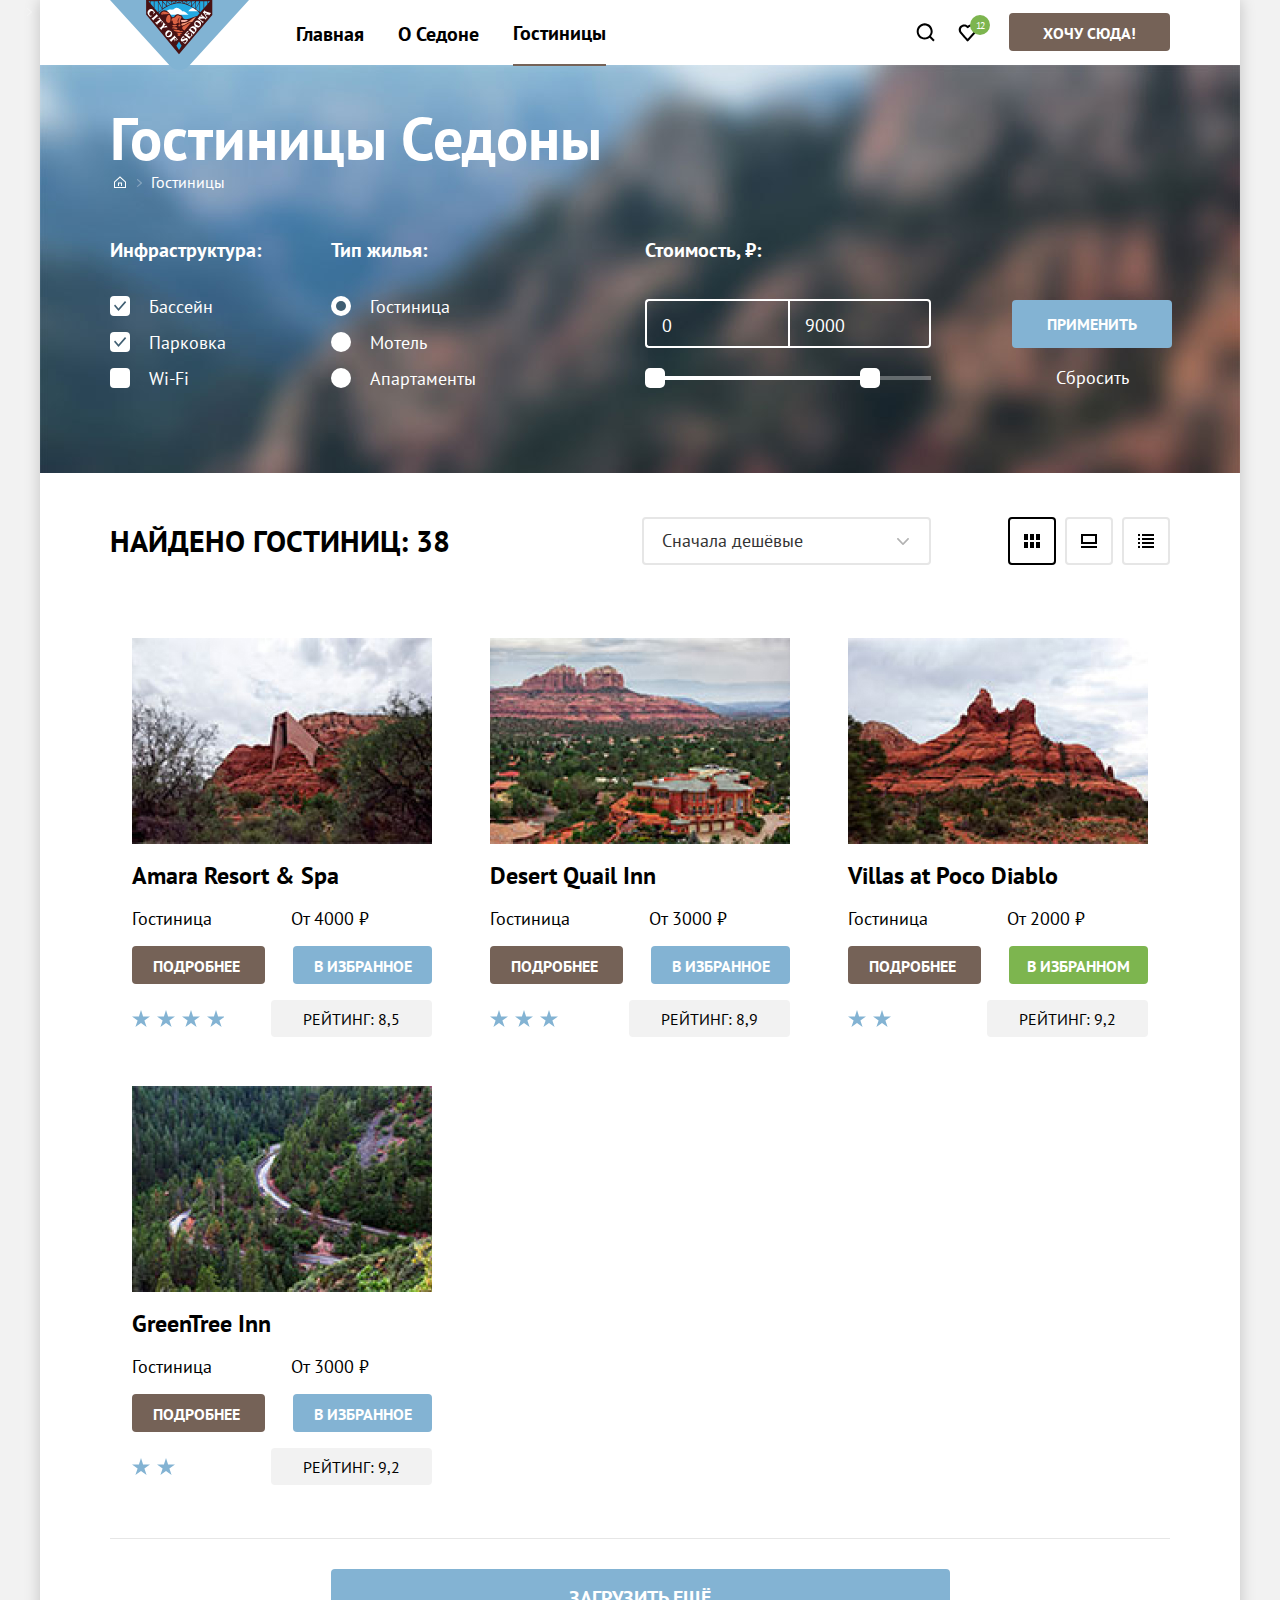
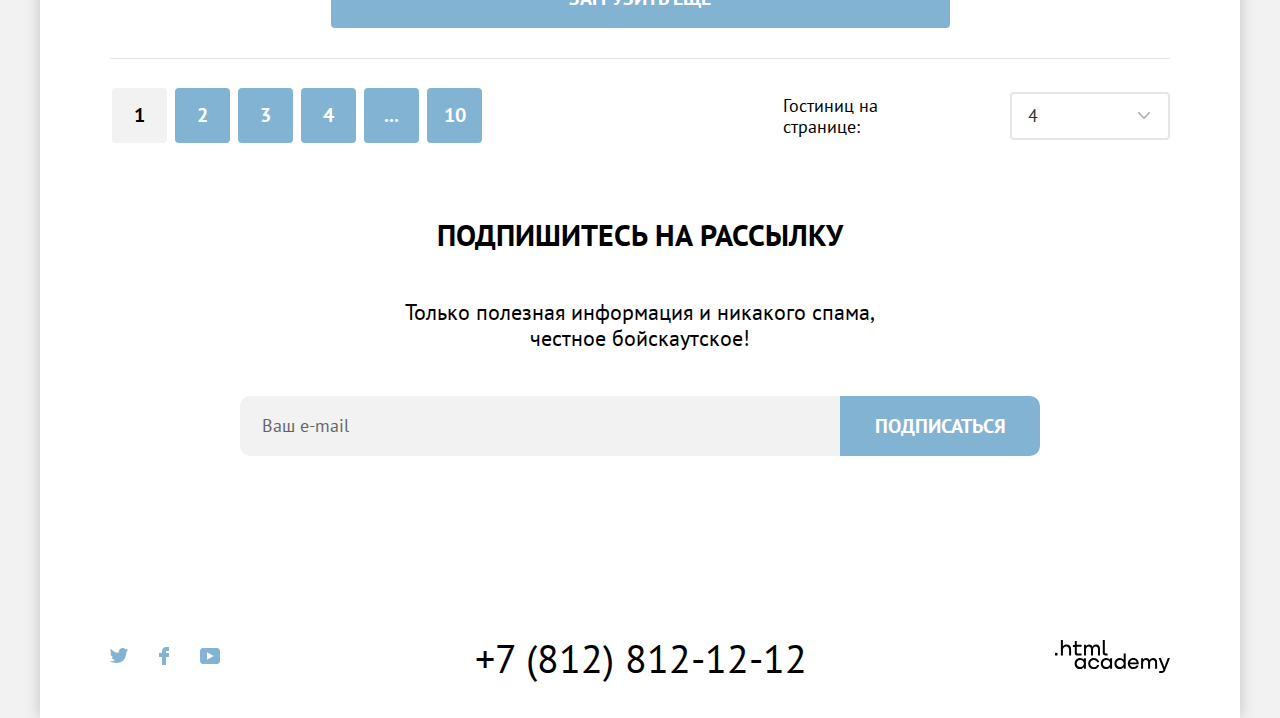
<file: 7/catalog.html>
<!DOCTYPE html>
<html lang="ru">
  <head>
    <meta charset="UTF-8">
    <meta http-equiv="X-UA-Compatible" content="IE=edge">
    <meta name="viewport" content="width=device-width, initial-scale=1.0">
    <title>Гостиницы Седоны</title>
    <link rel="icon" href="favicon.ico">
    <link rel="icon" sizes="32x32" type="image/png" href="./images/favicons/favicon-32x32.png">
    <link rel="stylesheet" href="./styles/styles.css">
    <base href="https://htmlacademy-htmlcss.github.io/1875081-sedona-33/7/">
</head>
  <body class="page-container">
    <!--Шапка с навигацией-->
    <header class="page-header">
      <nav class="navigation container">
        <a class="logo-link" href="index.html">
          <span class="visually-hidden">Переход на главную страницу</span>
          <img class="logo-image" src="./images/content/logo.svg" width="139" height="70" alt="Логотип сайта Седона.">
        </a>

        <ul class="navigation-list navigation-list-links reset-list">
          <li class="navigation-item">
            <a class="navigation-link" href="index.html">Главная</a>
          </li>
          <li class="navigation-item">
            <a class="navigation-link" href="#">О Седоне</a>
          </li>
          <li class="navigation-item">
            <a class="navigation-link navigation-link-current">Гостиницы</a>
          </li>
        </ul>

        <ul class="navigation-list user-list reset-list">
          <li class="user-item">
            <a class="navigation-link icon-link navigation-link-search" href="#">
              <svg class="user-icon" width="19" height="19" viewBox="0 0 19 19" fill="currentColor" xmlns="http://www.w3.org/2000/svg">
                <path d="M18.6821 16.9114L14.9821 13.2114C15.9821 11.9114 16.6821 10.2114 16.6821 8.31142C16.6821 3.91142 13.0821 0.311417 8.68207 0.311417C4.28207 0.311417 0.682068 4.01142 0.682068 8.41142C0.682068 12.8114 4.28207 16.4114 8.68207 16.4114C10.4821 16.4114 12.1821 15.8114 13.5821 14.7114L17.2821 18.4114L18.6821 16.9114ZM8.68207 14.4114C5.38207 14.4114 2.68207 11.7114 2.68207 8.41142C2.68207 5.11142 5.38207 2.41142 8.68207 2.41142C11.9821 2.41142 14.6821 5.11142 14.6821 8.41142C14.6821 11.7114 11.9821 14.4114 8.68207 14.4114Z"/>
              </svg>
              <span class="visually-hidden">Поиск по сайту</span>
            </a>
          </li>
          <li class="user-item">
            <a class="navigation-link icon-link navigation-link-favourites" href="#">
              <svg class="user-icon" width="19" height="18" viewBox="0 0 19 18" fill="currentColor" xmlns="http://www.w3.org/2000/svg">
                <path d="M9.58207 17.4114C9.28207 17.4114 8.98207 17.3114 8.78207 17.0114C3.38207 10.9114 2.08207 9.51142 1.78207 9.11142C1.08207 8.21142 0.682068 7.01142 0.682068 5.81142C0.682068 2.81142 3.08207 0.411423 6.18207 0.411423C7.48207 0.411423 8.68207 0.911423 9.68207 1.71142C10.6821 0.911423 11.9821 0.411423 13.1821 0.411423C16.1821 0.411423 18.6821 2.81142 18.6821 5.81142C18.6821 7.11142 18.1821 8.31142 17.3821 9.21142L10.3821 17.1114C10.1821 17.3114 9.98207 17.4114 9.58207 17.4114ZM3.58207 7.91142C3.88207 8.31142 7.08207 11.9114 9.68207 14.8114L15.8821 7.81142C16.3821 7.31142 16.5821 6.61142 16.5821 5.81142C16.5821 4.01142 15.0821 2.51142 13.2821 2.51142C12.2821 2.51142 11.2821 3.01142 10.5821 3.81142C10.2821 4.11142 9.98207 4.21142 9.68207 4.21142C9.38207 4.21142 9.08207 4.01142 8.88207 3.81142C8.18207 3.01142 7.18207 2.51142 6.18207 2.51142C4.38207 2.51142 2.88207 4.01142 2.88207 5.81142C2.78207 6.71142 3.18207 7.41142 3.58207 7.91142C3.48207 7.91142 3.48207 7.91142 3.58207 7.91142Z"/>
              </svg>
              <span class="visually-hidden">Избранное</span>
              <span class="number-favourites">12</span>
            </a>
          </li>
          <li class="user-item">
            <a class="navigation-link button-link" href="#">Хочу сюда!</a>
          </li>
        </ul>
      </nav>
    </header>
    <!--Основное содержимое-->
      <main class="catalog-main main-container">
        <h1 class="visually-hidden">Каталог гостиниц</h1>
        <!--Секция с хлебными крошками и формами фильтрации-->
        <section class="filters">
          <div class="container">
            <h2 class="visually-hidden">Фильтр гостиниц</h2>
            <header class="filters-header">
              <h3 class="filters-header-title">Гостиницы Седоны</h3>
              <ul class="breadcrumbs reset-list">
                <li class="breadcrumbs-item">
                  <span class="visually-hidden">Главная</span>
                  <a class="breadcrumbs-link breadcrumbs-link-home" href="index.html">
                    <svg width="12" height="12" viewBox="0 0 12 12" fill="none" xmlns="http://www.w3.org/2000/svg">
                      <path d="M6 0.300049L0 5.80005V12H12V5.80005L6 0.300049ZM11 11H1V6.20005L6 1.70005L11 6.20005V11Z" fill="white"/>
                      <path d="M4 10H5V7.5H7V10H8V6.5H4V10Z" fill="white"/>
                    </svg>
                  </a>
                </li>
                <li class="breadcrumbs-item">
                  <a class="breadcrumbs-link" href="#">Гостиницы</a>
                </li>
              </ul>
            </header>

            <form class="filters-form" action="https://echo.htmlacademy.ru/" method="get">
              <fieldset class="filter">
                <legend class="filter-title">Инфраструктура:</legend>
                <ul class="filter-list reset-list">
                  <li class="filter-item">
                    <label class="control">
                      <input class="control-input visually-hidden" id="pool" type="checkbox" name="checkbox" value="Бассейн" checked>
                      <span class="control-mark"></span>
                      <span class="control-label">Бассейн</span>
                    </label>
                  </li>
                  <li class="filter-item">
                      <label class="control">
                        <input class="control-input visually-hidden" type="checkbox" id="parking" name="checkbox" value="Парковка" checked>
                        <span class="control-mark"></span>
                        <span class="control-label">Парковка</span>
                      </label>
                  </li>
                  <li class="filter-item">
                      <label class="control">
                        <input class="control-input visually-hidden" type="checkbox" id="wifi" name="checkbox" value="Wi-Fi">
                        <span class="control-mark"></span>
                        <span class="control-label">Wi-Fi</span>
                      </label>
                  </li>
                </ul>
              </fieldset>

              <fieldset class="filter">
                <legend class="filter-title">Тип жилья:</legend>
                <ul class="filter-list reset-list">
                  <li class="filter-item">
                    <label class="control">
                      <input class="control-input visually-hidden" type="radio" id="hotel" name="radio" value="Гостиница" checked>
                      <span class="control-mark control-type"></span>
                      <span class="control-label">Гостиница</span>
                    </label>
                  </li>
                  <li class="filter-item">
                    <label class="control">
                      <input class="control-input visually-hidden" type="radio" id="motel" name="radio" value="Мотель">
                      <span class="control-mark control-type"></span>
                      <span class="control-label">Мотель</span>
                    </label>
                  </li>
                  <li class="filter-item">
                    <label class="control">
                      <input class="control-input visually-hidden" type="radio" id="apartamert" name="radio" value="Апартаменты">
                      <span class="control-mark control-type"></span>
                      <span class="control-label">Апартаменты</span>
                    </label>
                  </li>
                </ul>
              </fieldset>

              <fieldset class="filter">
                <legend class="filter-title title-price">Стоимость, ₽:</legend>
                <div class="filter-price">
                  <input class="range-input" type="number" name="min-price" min="1" max="9000" value="0" placeholder="от">
                  <input class="range-input" type="number" name="max-price" min="1" max="9000" value="9000" placeholder="до">
                </div>
                <div class="filter-price-toggle">
                  <div class="range-scale">
                    <div class="range-bar" style="left: 0; width: 227px"></div>
                    <button class="range-toggle toggle-min">
                      <span class="visually-hidden">Изменить минимальную цену.</span>
                    </button>
                    <button class="range-toggle toggle-max">
                      <span class="visually-hidden">Изменить максимальную цену</span>
                    </button>
                  </div>
                </div>
              </fieldset>

              <div class="filters-buttons">
                <button class="button button-submit" type="submit">Применить</button>
                <button class="button button-reset" type="reset">Сбросить</button>
              </div>
            </form>
          </div>
        </section>
        <!--Секция с гостиницами-->
        <section class="hotels container">
          <h2 class="visually-hidden">Список найденных гостиниц</h2>
          <header class="hotels-header">
            <h3 class="hotels-title">Найдено гостиниц: <span>38</span></h3>
            <select class="select-control" aria-label="Сортировка">
              <option value="cheap">Сначала дешёвые</option>
              <option value="popular">Сначала популярные</option>
              <option value="expensive">Сначала дорогие</option>
            </select>
            <ul class="hotels-header-list reset-list">
              <li class="hotels-header-item">
                <span class="visually-hidden">Показать карточки</span>
                <a href="#" class="hotels-header-link hotels-header-link-cards active-hotels-header-list"></a>
              </li>
              <li class="hotels-header-item">
                <span class="visually-hidden">Показать слайдшоу</span>
                <a href="#" class="hotels-header-link hotels-header-link-slide"></a>
              </li>
              <li class="hotels-header-item">
                <span class="visually-hidden">Показать список</span>
                <a href="#" class="hotels-header-link hotels-header-link-list"></a>
              </li>
            </ul>
          </header>

          <ul class="cards-list reset-list">
            <li class="cards-item">
              <a href="#" class="card-link-image">
                <img class="card-image" src="./images/content/hotel-amara.jpg" width="300" height="206" alt="Amara Resort & Spa.">
              </a>
              <h3 class="card-title">Amara Resort & Spa</h3>
              <div class="card-description">
                <p class="card-name">Гостиница</p>
                <p class="card-price">От 4000 ₽</p>
              </div>
              <div class="card-buttons">
                <a class="card-button card-link" href="#">Подробнее</a>
                <button class="card-button favourites" type="button">В избранное</button>
              </div>
              <div class="rating">
                <p class="rating-stars"><span class="visually-hidden">Четыре звезды.</span></p>
                <p class="rating-text">Рейтинг: 8,5</p>
              </div>
            </li>
            <li class="cards-item">
              <a href="#" class="card-link-image">
                <img class="card-image" src="./images/content/hotel-desert.jpg" width="300" height="206" alt="Desert Quail Inn.">
              </a>
              <h3 class="card-title">Desert Quail Inn</h3>
              <div class="card-description">
                <span class="card-name">Гостиница</span>
                <span class="card-price">От 3000 ₽</span>
              </div>
              <div class="card-buttons">
                <a class="card-button card-link" href="#">Подробнее</a>
                <button class="card-button favourites" type="button">В избранное</button>
              </div>
              <div class="rating">
                <p class="rating-stars"><span class="visually-hidden">Три звезды.</span></p>
                <p class="rating-text">Рейтинг: 8,9</p>
              </div>
            </li>
            <li class="cards-item">
              <a href="#" class="card-link-image">
                <img class="card-image" src="./images/content/hotel-villas.jpg" width="300" height="206" alt="Villas at Poco Diablo.">
              </a>
              <h3 class="card-title">Villas at Poco Diablo</h3>
              <div class="card-description">
                <span class="card-name">Гостиница</span>
                <span class="card-price">От 2000 ₽</span>
              </div>
              <div class="card-buttons">
                <a class="card-button card-link" href="#">Подробнее</a>
                <button class="card-button favourites favourite-button" type="button">В избранном</button>
              </div>
              <div class="rating">
                <p class="rating-stars"><span class="visually-hidden">Две звезды.</span></p>
                <p class="rating-text">Рейтинг: 9,2</p>
              </div>
            </li>
            <li class="cards-item">
              <a href="#" class="card-link-image">
                <img class="card-image" src="./images/content/hotel-greentree.jpg" width="300" height="206" alt="GreenTree Inn.">
              </a>
              <h3 class="card-title">GreenTree Inn</h3>
              <div class="card-description">
                <span class="card-name">Гостиница</span>
                <span class="card-price">От 3000 ₽</span>
              </div>
              <div class="card-buttons">
                <a class="card-button card-link" href="#">Подробнее</a>
                <button class="card-button favourites" type="button">В избранное</button>
              </div>
              <div class="rating">
                <p class="rating-stars"><span class="visually-hidden">Две звезды.</span></p>
                <p class="rating-text">Рейтинг: 9,2</p>
              </div>
            </li>
          </ul>
          <div class="upload">
            <a class="upload-link" href="#">Загрузить ещё</a>
          </div>

          <div class="sorting-pagination">
            <ol class="pagination reset-list">
              <li class="pagination-item">
                <a href="#" class="pagination-link pagination-link-active">1</a>
              </li>
              <li class="pagination-item">
                <a href="#" class="pagination-link">2</a>
              </li>
              <li class="pagination-item">
                <a href="#" class="pagination-link">3</a>
              </li>
              <li class="pagination-item">
                <a href="#" class="pagination-link">4</a>
              </li>
              <li class="pagination-item">
                <a href="#" class="pagination-link">...</a>
              </li>
              <li class="pagination-item">
                <a href="#" class="pagination-link">10</a>
              </li>
            </ol>

            <label class="quantity-hotels">
              <span class="quantity-text">Гостиниц на странице:</span>
              <select class="select-control control-quantity" aria-label="Сортировка по количеству.">
                <option value="4">4</option>
                <option value="8">8</option>
                <option value="12">12</option>
              </select>
            </label>
          </div>
        </section>
        <!--Секция подписка на рассылку-->
        <section class="subscription catalog-subscription">
          <h2 class="visually-hidden">Подписка на рассылку</h2>
          <p class="title title-subscription">Подпишитесь на рассылку</p>
          <p class="page-text subscription-text">Только полезная информация и никакого спама,
            честное бойскаутское!</p>
          <form class="email-form" action="https://echo.htmlacademy.ru/" method="post">
            <label class="visually-hidden" for="email">Ваш e-mail</label>
            <input class="email-field catalog-email-field" id="email" type="email" name="email" placeholder="Ваш e-mail">
            <button class="button button-mail" type="submit">Подписаться</button>
          </form>
        </section>
      </main>
      <!--Подвал-->
      <footer class=" page-footer container">
        <ul class="social-list reset-list">
          <li class="social-item">
            <span class="visually-hidden">Твиттер</span>
            <a class="social-link social-link-twitter" href="https://twitter.com/htmlacademy_ru">
              <svg class="social-link-image" width="18" height="15" viewBox="0 0 18 15" fill="none" xmlns="http://www.w3.org/2000/svg">
                <path d="M11.6 0.200056C13.4 -0.299944 14.8 0.500056 15.4 1.40006C16.1 1.20006 16.8 0.900056 17.5 0.700056C17.5 1.60006 16.9 2.20006 16.6 2.50006C17.3 2.60006 18 1.90006 18 1.90006C17.8 2.90006 16.9 3.70006 16.3 3.90006C16.1 10.7001 13 15.1001 5.7 15.0001C5.1 15.0001 5.8 15.0001 5.2 15.0001C4.8 15.0001 0.8 14.5001 0 13.1001C2.4 13.3001 4.1 12.7001 5 11.9001C4 11.6001 2.1 11.5001 1.8 9.00006C2.2 9.10006 2.4 9.20006 3.1 9.10006C1.8 8.30006 0.4 7.50006 0.5 5.30006C0.8 5.60006 1.6 5.80006 1.9 5.80006C1.1 5.60006 -0.2 2.50006 0.9 0.900056C2.8 2.80006 4.9 4.50006 8.5 4.70006C8.7 2.30006 9.7 0.800056 11.6 0.200056Z" fill="#83B3D3"/>
              </svg>
            </a>
          </li>
          <li class="social-item">
            <span class="visually-hidden">Фейсбук</span>
            <a class="social-link social-link-facebook" href="https://www.facebook.com/htmlacademy">
              <svg class="social-link-image" width="10" height="18" viewBox="0 0 10 18" fill="none" xmlns="http://www.w3.org/2000/svg">
                <path d="M7 0C4.8 0 3 1.8 3 4V6H0V10H3V18H7V10H10V6H7V4H10V0H7Z" fill="#83B3D3"/>
              </svg>
            </a>
          </li>
          <li class="social-item">
            <span class="visually-hidden">Ютуб</span>
            <a class="social-link social-link-youtube" href="https://www.youtube.com/c/HTMLAcademyRUS">
              <svg class="social-link-image" width="20" height="16" viewBox="0 0 20 16" fill="none" xmlns="http://www.w3.org/2000/svg">
                <g clip-path="url(#clip0_24196_686)">
                <path d="M17 0H2.9C1.2 0 0 1.5 0 3.2V12.7C0 14.5 1.2 16 2.9 16H17.2C18.7 16 20.1 14.5 20.1 12.8V3.2C19.9 1.5 18.7 0 17 0ZM7 11.8V4.2L13.7 8L7 11.8Z" fill="#83B3D3"/>
                </g>
                <defs>
                <clipPath id="clip0_24196_686">
                <rect width="20" height="16" fill="white"/>
                </clipPath>
                </defs>
              </svg>
            </a>
          </li>
        </ul>
        <a class="tel-academy" href="tel:+78128121212">+7 (812) 812-12-12</a>
        <a class="logo-academy" href="https://htmlacademy.ru/">
          <span class="visually-hidden">Перейти на сайт HTML Academy.</span>
          <svg  class="logo-academy-image" width="115" height="33" viewBox="0 0 115 33" fill="none" xmlns="http://www.w3.org/2000/svg" aria-label="Логотип HTML Academy.">
            <path d="M0 12.9V15.5H2.5V12.9H0Z" fill="black"/>
            <path d="M11.6 4.5C10 4.5 8.80002 5.2 8.00002 6.2H7.90002V0H5.90002V15.5H7.90002V10.2C7.90002 8.1 9.20002 6.6 11.2 6.6C13 6.6 14.1 8 14.1 9.8V15.5H16.1V9.4C16.2 6.4 14.3 4.5 11.6 4.5Z" fill="black"/>
            <path d="M26.6 4.79998H21.8V1.09998H19.8V4.89998H17.9V6.89998H19.8V12.9C19.8 14.6 20.8 15.6 22.5 15.6H26.6V13.6H22.9C22.2 13.6 21.8 13.2 21.8 12.5V6.79998H26.6V4.79998Z" fill="black"/>
            <path d="M41.1 4.59998C39.5 4.59998 38.2 5.39998 37.6 6.69998H37.5C36.9 5.49998 35.7 4.59998 34.1 4.59998C32.7 4.59998 31.6 5.39998 31 6.39998H30.9V4.79998H29V15.4H31V9.99998C31 7.99998 32 6.49998 33.6 6.49998C35.1 6.49998 36 7.49998 36 9.09998V15.4H38V9.79998C38 7.39998 39.4 6.49998 40.6 6.49998C42.1 6.49998 43 7.49998 43 9.09998V15.4H45V8.89998C45.1 6.39998 43.6 4.59998 41.1 4.59998Z" fill="black"/>
            <path d="M47.8 12.7C47.8 14.4 48.8 15.4 50.6 15.4H52.6V13.4H50.9001C50.2001 13.4 49.8 13 49.8 12.3V0H47.8V12.7Z" fill="black"/>
            <path d="M28.9 19.7C28 18.6 26.7 17.9 25 17.9C21.9 17.9 19.6 20.2 19.6 23.5C19.6 26.8 21.9 29.1 25 29.1C26.8 29.1 28 28.3 28.8 27.2H28.9V28.8H30.9V18.2H28.9V19.7ZM25.3 27.1C23.1 27.1 21.7 25.5 21.7 23.5C21.7 21.5 23.1 19.9 25.3 19.9C27.5 19.9 28.9 21.5 28.9 23.5C28.9 25.4 27.5 27.1 25.3 27.1Z" fill="black"/>
            <path d="M44.2 22C43.7 19.6 41.5999 17.9 38.7999 17.9C35.3999 17.9 33.2 20.4 33.2 23.5C33.2 26.6 35.3999 29.1 38.7999 29.1C41.5999 29.1 43.7 27.3 44.2 24.9H42.0999C41.6999 26.2 40.3999 27.2 38.7999 27.2C36.5999 27.2 35.2 25.6 35.2 23.6C35.2 21.6 36.5999 20 38.7999 20C40.3999 20 41.5999 21 42.0999 22.2H44.2V22Z" fill="black"/>
            <path d="M55.1 19.7C54.2 18.6 52.9001 17.9 51.2001 17.9C48.1001 17.9 45.8 20.2 45.8 23.5C45.8 26.8 48.1001 29.1 51.2001 29.1C53.0001 29.1 54.2 28.3 55 27.2H55.1V28.8H57.1V18.2H55.1V19.7ZM51.5 27.1C49.3 27.1 47.9001 25.5 47.9001 23.5C47.9001 21.5 49.3 19.9 51.5 19.9C53.7 19.9 55.1 21.5 55.1 23.5C55.1 25.4 53.6 27.1 51.5 27.1Z" fill="black"/>
            <path d="M68.7 19.8C67.8 18.7 66.5 17.9 64.8 17.9C61.7 17.9 59.4 20.2 59.4 23.5C59.4 26.8 61.6 29.1 64.8 29.1C66.5 29.1 67.8 28.3 68.6 27.3H68.7V28.8H70.7V13.4H68.7V19.8ZM65.1 27.1C62.9 27.1 61.5 25.5 61.5 23.5C61.5 21.5 62.9 19.9 65.1 19.9C67.3 19.9 68.7 21.5 68.7 23.5C68.6 25.5 67.2 27.1 65.1 27.1Z" fill="black"/>
            <path d="M78.3 17.9C75 17.9 72.8 20.4 72.8 23.5C72.8 26.5 74.9 29.1 78.3 29.1C80.8 29.1 82.8 27.8 83.5 25.5H81.4C80.9 26.5 79.8 27.1 78.4 27.1C76.5 27.1 75.1 25.8 75 24.2H83.8C84 20.6 81.8 17.9 78.3 17.9ZM78.3 19.8C80 19.8 81.3 20.8 81.6 22.4H75.1C75.4 20.9 76.6 19.8 78.3 19.8Z" fill="black"/>
            <path d="M98.2 17.9C96.6 17.9 95.3 18.7 94.6 19.9H94.5C93.9 18.7 92.7 17.9 91.1 17.9C89.7 17.9 88.6 18.6 88 19.7V18.2H86.1V28.8H88.1V23.4C88.1 21.4 89.1 20 90.7 19.9C92.2 19.9 93.1 20.9 93.1 22.5V28.8H95.1V23.2C95.1 20.8 96.5 19.9 97.7 19.9C99.2 19.9 100.1 20.9 100.1 22.5V28.8H102.1V22.3C102.2 19.7 100.7 17.9 98.2 17.9Z" fill="black"/>
            <path d="M109.4 27L105.8 18.1H103.6L108.4 29.7C108.1 30.6 107.7 30.9 106.7 30.9H104.2V32.9H106.7C108.5 32.9 109.5 32.1 110.2 30.3L114.9 18.1H112.8L109.4 27Z" fill="black"/>
          </svg>
        </a>
    </footer>
  </body>
</html>
</file>
<file: styles/styles.css>
@font-face {
  font-family: "PT Sans";
  font-style: normal;
  font-weight: 400;
  src: url("../fonts/ptsans-400.woff2") format("woff2");
  font-display: swap;
}

@font-face {
  font-family: "PT Sans";
  font-style: normal;
  font-weight: 700;
  src: url("../fonts/ptsans-700.woff2") format("woff2");
  font-display: swap;
}

html {
  height: 100%;

  background-color: #F2F2F2;
}

body {
  display: flex;
  flex-direction: column;
  min-height: 100%;
  margin: 0;
  padding: 0;

  font-family: "PT Sans", "Arial", sans-serif;
  font-style: normal;
  font-size: 18px;
  line-height: 21px;
  font-weight: 400;
  color: #000000;
}

.page-container {
  width: 1200px;
  margin: 0 auto;

  background-color: #ffffff;
  box-shadow: 0 0 15px 0 rgba(0, 0, 0, 0.2);
}

.main-container {
  flex-grow: 1;
}

.visually-hidden {
  position: absolute;
  width: 1px;
  height: 1px;
  margin: -1px;
  border: 0;
  padding: 0;
  white-space: nowrap;
  -webkit-clip-path: inset(100%);
          clip-path: inset(100%);
  clip: rect(0 0 0 0);
  overflow: hidden;
}

.reset-list {
  margin: 0;
  padding: 0;

  list-style-type: none;
}

.container {
  width: 1060px;
  margin: 0 auto;
}

.page-header {
  position: relative;
  z-index: 10;

  margin-bottom: -5px;
}

.navigation {
  display: grid;
  grid-template-columns: 139px 1fr auto;
  gap: 47px;
}

.logo-link {
  width: 139px;
  height: 70px;
}

.navigation-list {
  display: flex;
  align-items: center;
  flex-wrap: wrap;
}

.navigation-item:not(:last-child) {
  margin-right: 34px;
}

.navigation-link {
  display: block;
  box-sizing: border-box;
  padding-top: 16px;
  padding-bottom: 20px;

  font-size: 20px;
  line-height: 26px;
  font-weight: 700;
  color: inherit;
  text-decoration: none;
}

.navigation-link-current {
  padding-bottom: 18px;
  border-bottom: 2px solid #756257;
}

.navigation-link:hover {
  color: #756257;
}

.navigation-link:active {
  color: rgba(117, 98, 87, 0.3);
}

.user-list {
  display: grid;
  grid-template-columns: auto auto auto;
  align-items: start;
}

.user-item:nth-child(2) {
  margin-right: 22px;
}

.navigation-link-search{
  padding: 22px 13px;
}

.navigation-link-favourites {
  position: relative;

  padding: 22px 10px;
}

.number-favourites {
  position: absolute;
  top: 15px;
  left: 22px;

  display: flex;
  box-sizing: border-box;
  align-items: center;
  justify-content: center;
  width: 20px;
  height: 20px;

  font-family: "PT Sans", "Arial", sans-serif;
  font-weight: normal;
  font-size: 10px;
  line-height: 13px;
  letter-spacing: -0.1em;
  color: #FFFFFF;

  background-color: #7DB54F;
  border-radius: 50%;
}

.icon-link:hover svg {
  color: #756257;
}

.icon-link:active svg {
  color: rgba(117, 98, 87, 0.3);
}

.navigation-link-favourites:active .number-favourites {
  color:  rgba(255, 255, 255, 0.3);
}

.button-link {
  margin-top: 13px;
  padding: 10px 34px 8px;

  font-size: 16px;
  line-height: 20px;
  text-transform: uppercase;
  text-align: center;
  color: #ffffff;

  background-color: #756257;
  border-radius: 4px;
}

.button-link:hover {
  color: #FFFFFF;

  background-color: #615048;
}

.button-link:focus-within {
  outline: 3px solid #83B3D3;
}

.button-link:active {
  color: rgba(255, 255, 255, 0.3);

  background-color: #615048;

  outline: none;
}

.preview {
  min-height: 485px;
  margin-bottom: 64px;

  background-image: url("../images/background/index-divider.svg"),
  url("../images/background/index-background.jpg");
  background-repeat: no-repeat,
  no-repeat;
  background-position: 0 429px,
  0 0;
  background-color: transparent;
  background-size: contain,
  cover;
}

.preview-image-wrapper {
  padding-top: 51px;

  text-align: center;
}

.advantages {
  box-sizing: border-box;

  text-align: center;
}

.page-text {
  width: 720px;
  margin: 0 auto;
  margin-bottom: 85px;
  padding: 0 30px;

  font-size: 22px;
  line-height: 26px;
  text-align: center;
}

.advantages-list {
  display: grid;
  grid-template-columns: 400px 400px 400px;
  grid-template-areas:
  "city city city"
  "bridge bridge bridge"
  "square road tourist";
}

.advantages-item {
  background-color: rgba(131, 179, 211, 0.12);
}

.advantages-item-city {
  -ms-grid-row: 1;
  -ms-grid-column: 1;
  -ms-grid-column-span: 3;
  display: grid;
  grid-template-columns: 400px 400px 400px;
  grid-area: city;

  background-color: #83B3D3;
}

.advantages-item-bridge {
  -ms-grid-row: 2;
  -ms-grid-column: 1;
  -ms-grid-column-span: 3;
  display: grid;
  grid-template-columns: 400px 400px 400px;
  grid-area: bridge;

  background-color: #83B3D3;
}

.advantage-wrapper {
  grid-column: 1 / 2;
  padding-top: 98px;
  padding-bottom: 86px;

  color: #ffffff;

  background-color: #83B3D3;
}

.advantage-wrapper-bridge {
  grid-column: 3 / 4;
}

.advantages-item-square {
  -ms-grid-row: 3;
  -ms-grid-column: 1;
  grid-area: square;
}

.advantages-item-road {
  -ms-grid-row: 3;
  -ms-grid-column: 2;
  grid-area: road;

  background-color: rgba(131, 179, 211, 0.2);
}

.advantages-item-tourist {
  -ms-grid-row: 3;
  -ms-grid-column: 3;
  grid-area: tourist;
}

.advantage-item {
  padding-top: 98px;
  padding-bottom: 108px;
}

.advantages-title {
  width: 172px;
  margin: 0 auto;
  margin-bottom: 28px;

  font-size: 24px;
  line-height: 28px;
  font-weight: 700;
  text-transform: uppercase;
}

.title {
  width: 720px;
  margin: 0 auto;
  margin-bottom: 35px;
  padding: 0 30px;

  font-size: 30px;
  line-height: 36px;
  font-weight: 700;
  text-transform: uppercase;
  text-align: center;
}

.advantages-number {
  margin-bottom: 30px;
}

.advantages-description {
  width: 250px;
  margin: 0 auto;

  text-align: center;
}

.reasons-list {
  display: grid;
  grid-template-columns: 1fr 1fr 1fr;
  grid-column: 1 / -1;

  color: #000000;
  list-style-type: none;

  background-color: #FFFFFF;
}

.reasons-item {
  position: relative;

  box-sizing: border-box;
  padding: 185px 75px 71px 75px;

  background-color: rgba(131, 179, 211, 0.12);
}

.reasons-item::before {
  position: absolute;
  top: 89px;
  left: 163px;

  display: block;
  width: 75px;
  height: 72px;

  background-repeat: no-repeat;

  content: "";
}

.reasons-item:first-child::before {
  background-image: url("../images/icons/icon-house.svg");
}

.reasons-item:nth-child(2) {
  background-color: #ffffff;
}

.reasons-item:nth-child(2):before {
  background-image: url("../images/icons/icon-eat.svg");
}

.reasons-item:last-child::before {
  top: 85px;
  left: 170px;

  height: 76px;

  background-image: url("../images/icons/icon-gift.svg");
}

.reasons-title {
  margin-bottom: 18px;
}

.search-hotels {
  padding-top: 92px;
  padding-bottom: 94px;
}

.search-title {
  margin-bottom: 29px;
}

.search-text {
  margin-bottom: 56px;
}

.search-link {
  display: block;
  width: 575px;
  margin: 0 auto;
  padding: 20px 0 14px 0;

  font-size: 20px;
  line-height: 26px;
  font-weight: 700;
  text-align: center;
  color: #ffffff;
  text-decoration: none;
  text-transform: uppercase;

  background-color: #756257;
  border-radius: 10px;
}

.subscription {
  padding-top: 94px;
  padding-bottom: 95px;

  color: #ffffff;

  background-image: url("../images/background/background-mailing.jpg");
  background-repeat: no-repeat;
  background-color: #83B3D3;
  background-position: 100% 100%;
  background-size: cover;
}

.subscription-title {
  margin-bottom: 29px;
}

.subscription-text {
  width: 476px;
  margin-bottom: 45px;
}

.email-form {
  display: grid;
  grid-template-columns: 1fr auto;
  width: 800px;
  margin: auto;
}

.email-field {
  padding-left: 22px;

  font-family: "PT Sans", "Arial", sans-serif;
  font-weight: 400;
  font-size: 18px;
  line-height: 26px;
  color: #000000;

  background-color: #F2F2F2;
  border: none;
  border-radius: 10px 0 0 10px;
}

.email-field:hover {
  background-color: #E5E5E5;
}

.email-field:focus-within {
  outline: 3px solid #83B3D3;
}

.email-field:disabled {
  opacity: 0.3;
}

.input-error {
  outline: 2px solid #FF5757;
}

.email-field::placeholder {
  font-family: "PT Sans", "Arial", sans-serif;
  font-weight: 400;
  font-size: 18px;
  line-height: 26px;
  color: #000000;

  opacity: 0.6;
}

.button-mail {
  width: 200px;
  padding: 17px 34px;

  font-size: 20px;
  line-height: 26px;
  font-weight: 700;
  color: #FFFFFF;
  text-decoration: none;
  text-transform: uppercase;

  background-color: #83B3D3;
  border: none;
  border-radius: 0 10px 10px 0;
}

.button-mail:hover {
  background-color: #68A2CA;
}

.button-mail:focus-within {
  outline: 3px solid #756257;
}

.button-mail:active {
  color: rgba(255, 255, 255, 0.3);

  background-color: #68A2CA;

  outline: none;
}

.page-footer {
  display: flex;
  align-items: center;
  padding-top: 40px;
  padding-bottom: 40px;
}

.social-list {
  display: grid;
  grid-template-columns: repeat(3, auto);
  column-gap: 27px;
  align-items: center;
  margin-right: 61px;
}

.social-item {
  margin-bottom: 5px;
}

.social-link {
  display: flex;
  flex-direction: column;
  align-items: center;
  min-width: 18px;

  color: #83B3D3;
}

.social-link:focus-within {
  border-radius: 2px;

  outline: 3px solid #83B3D3;
  outline-offset: 10px;
}

.social-link:active {
  opacity: 0.3;

  outline: none;
}

.social-link:hover {
  color: #68A2CA;
}

.tel-academy {
  display: block;
  width: 720px;

  font-size: 40px;
  line-height: 40px;
  text-decoration: none;
  text-align: center;
  color: inherit;
}

.tel-academy:hover {
  color: #756257;
}

.tel-academy:focus-within {
  border-radius: 2px;

  outline: 3px solid #83B3D3;
  outline-offset: 15px;
}

.tel-academy:active {
  opacity: 0.3;

  outline: none;
}

.logo-academy {
  margin-left: auto;
}

.logo-academy:hover path {
  fill: #756257;
}

.logo-academy:focus-within {
  border-radius: 2px;

  outline: 3px solid #83B3D3;
  outline-offset: 10px;
}

.logo-academy:active {
  opacity: 0.3;

  outline: none;
}

.filters {
  padding-top: 41px;
  padding-bottom: 84px;

  color: #ffffff;

  background-color: #83B3D3;
  background-image: url("../images/background/catalog-background.jpg");
  background-repeat: no-repeat;
  background-size: cover;
}

.filters-header {
  margin-bottom: 45px;
}

.filters-header-title {
  margin: 0;

  font-size: 60px;
  line-height: 65px;
  font-weight: 700;
}

.breadcrumbs {
  display: flex;
  flex-wrap: wrap;
  align-items: center;
}

.breadcrumbs-item:not(:last-child) {
  position: relative;

  margin-right: 17px;
}

.breadcrumbs-link {
  padding: 0 4px;

  font-size: 16px;
  line-height: 21px;
  color: inherit;
  text-decoration: none;
}

.breadcrumbs-item::before {
  position: absolute;
  top: 8px;
  left: 27px;

  display: block;
  width: 5px;
  height: 8px;

  background-image: url("../images/icons/nav-link.svg");
  background-repeat: no-repeat;

  content: "";
}

.breadcrumbs-link:hover {
  opacity: 0.6;
}

.breadcrumbs-link:focus-within {
  border-radius: 2px;

  outline: 3px solid #83B3D3;
}

.breadcrumbs-link:active {
  opacity: 0.3;
}

.filters-form {
  display: flex;
}

.filter {
  margin: 0;
  padding: 0;

  border: none;
}

.filter:first-child {
  margin-right: 70px;
}

.filter:nth-child(2) {
  margin-right: 169px;
}

.filter:nth-child(3) {
  margin-right: 81px;
}

.filter-title {
  margin-bottom: 33px;
  padding: 0;

  font-size: 20px;
  line-height: 25px;
  font-weight: 700;
}

.filter-item:not(:last-child) {
  margin-bottom: 15px;
}

.control {
  position: relative;

  display: block;
  padding-left: 39px;
}

.control-mark {
  position: absolute;
  top: 0;
  left: 0;

  width: 20px;
  height: 20px;

  background-color: #FFFFFF;
  border-radius: 4px;
}

.control:hover .control-mark {
  opacity: 0.6;
}

.control:focus-within .control-mark {
  opacity: 0.6;

  outline: 3px solid #83B3D3;
}

.control:active .control-mark {
  opacity: 0.3;
}

.control:disabled .control-mark {
  opacity: 0.1;
}

.control-type {
  border-radius: 50%;
}

.control-input[type="checkbox"]:checked + .control-mark::before {
  display: block;
  width: 20px;
  height: 20px;

  background-image: url("../images/icons/icon-checkbox.svg");
  background-repeat: no-repeat;
  background-position: center;

  content: "";
}

.control-input[type="radio"]:checked + .control-mark::before {
  display: block;
  width: 20px;
  height: 20px;

  background-image: url("../images/icons/icon-radio.svg");
  background-repeat: no-repeat;
  background-position: center;

  content: "";
}

.title-price {
  margin-bottom: 36px;
}

.filter-price {
  position: relative;

  display: flex;
  margin-bottom: 28px;
}

.range-input{
  box-sizing: border-box;
  width: 143px;
  padding: 11px 2px 10px 15px;

  font-family: "PT Sans", "Arial", sans-serif;
  font-weight: 400;
  font-size: 18px;
  line-height: 23px;
  color: #ffffff;

  background-color: transparent;
  border: 2px solid #FFFFFF;
}

.range-input:first-child {
  border-radius: 4px 0 0 4px;
  border-right: none;
}

.range-input:nth-child(2) {
  border-radius: 0 4px 4px 0;
  border-left: none;
}

.decor-line {
  position: absolute;
  top: 2px;
  left: 50%;
  width: 2px;
  height: 44px;
  background-color: #FFFFFF;
}

.range-input::placeholder {
  margin-left: 13px;

  font-family: "PT Sans", "Arial", sans-serif;
  font-size: 18px;
  line-height: 23px;
  text-align: right;
  color: #FFFFFF;

  opacity: 0.3;
}

.range-input:hover,
.range-input:hover ~ .decor-line  {
  opacity: 0.6;
}

.range-input:focus-within {
  box-shadow: inset 0px 0px 0px 3px #81B3D2,
  0px 0px 0px 3px #81B3D2;

  outline: #81B3D2;
}

.range-input:disabled {
  opacity: 0.2;
}

.range-input-active {
  background-color: #756257;
}

.range-input::-webkit-outer-spin-button,
.range-input::-webkit-inner-spin-button {
    -webkit-appearance: none;
}

.range-input,
.range-input:hover,
.range-input:focus {
    -webkit-appearance: none;
            appearance: none;
    -moz-appearance: textfield;
}

.range-scale {
  position: relative;

  width: 100%;
  height: 4px;

  background-color: rgba(255, 255, 255, 0.3);
}

.range-bar {
  position: absolute;

  height: 4px;

  background-color: #FFFFFF;
}

.range-toggle {
  position: absolute;

  width: 20px;
  height: 20px;

  background-color: #FFFFFF;
  border: none;
  border-radius: 5px;

  cursor: pointer;
}

.range-toggle:hover {
  background-color: #3F5E72;
}

.range-toggle:focus-within {
  outline: 3px solid #83B3D3;
}

.range-toggle:active  {
  outline: 2px solid #83B3D3;
}

.toggle-min {
  top: -8px;
  left: 0;
}

.toggle-max {
  top: -8px;
  right: 51px;
}

.filters-buttons {
  display: flex;
  flex-direction: column;
  justify-content: flex-end;
  align-items: center;
}

.button {
  font-family: "PT Sans", "Arial", sans-serif;

  cursor: pointer;
}

.button-submit {
  box-sizing: border-box;
  margin-bottom: 17px;
  padding: 14px 35px;

  font-size: 16px;
  line-height: 20px;
  font-weight: 700;
  color: #ffffff;
  text-transform: uppercase;

  background-color: #83B3D3;
  border: none;
  border-radius: 4px;
}

.button-submit:hover {
  background-color: #68A2CA;
}

.button-submit:focus-within {
  background-color: #68A2CA;

  outline: 3px solid #FFFFFF;
}

.button-submit:active {
  background-color: #68A2CA;
  opacity: 0.3;

  outline: none;
}

.button-reset {
  width: 100px;
  padding-bottom: 0;

  font-size: 18px;
  line-height: 23px;
  color: #ffffff;

  background-color: transparent;
  border: none;
}

.button-reset:hover {
  opacity: 0.6;
}

.button-reset:focus-within {
  box-sizing: border-box;

  border-radius: 4px;

  outline: 3px solid #83B3D3;
}

.button-reset:active {
  opacity: 0.3;

  outline: none;
}

.hotels {
  padding-top: 44px;
}

.hotels-header {
  display: flex;
  align-items: center;
  margin-bottom: 53px;
}

.hotels-title {
  margin: 0;
  margin-right: 192px;
  padding: 0;

  font-size: 30px;
  line-height: 38px;
  font-weight: 700;
  text-transform: uppercase;
}

.select-control {
  box-sizing: border-box;
  margin-right: 40px;
  padding: 10px 100px 11px 18px;

  font-family: "PT Sans", "Arial", sans-serif;
  font-weight: 400;
  font-size: 18px;
  line-height: 23px;
  color: #333333;

  background-color: #FFFFFF;
  background-image: url("../images/icons/dropdown.svg");
  background-repeat: no-repeat;
  background-position: 253px center;
  border: 2px solid #E6E6E6;
  border-radius: 4px;

  -webkit-appearance: none;
  appearance: none;
}

.select-control:hover {
  border: 2px solid #83B3D3;
}

.select-control:focus-within {
  outline: 2px solid #83B3D3;
}

.select-control:active {
  border: 2px solid #E6E6E6;
  opacity: 0.3;
}

.hotels-header-list {
  display: grid;
  grid-template-columns: auto auto auto;
  grid-template-rows: auto;
  gap: 9px;
  margin-left: auto;
}

.hotels-header-link {
  position: relative;

  display: block;
  box-sizing: border-box;
  width: 48px;
  height: 48px;

  border: 2px solid #E6E6E6;
  border-radius: 4px;
}

.active-hotels-header-list {
  border: 2px solid #000000;
}

.hotels-header-link:not(.active-hotels-header-list):hover {
  border: 2px solid #83B3D3;
}

.hotels-header-link:not(.active-hotels-header-list):focus-within {
  border: 2px solid #83B3D3;
}

.hotels-header-link-cards {
  background-image: url("../images/icons/icon-cards.svg");
  background-repeat: no-repeat;
  background-position: center;
}

.hotels-header-link-slide {
  background-image: url("../images/icons/icon-slide.svg");
  background-repeat: no-repeat;
  background-position: center;
}

.hotels-header-link-list {
  background-image: url("../images/icons/icon-list.svg");
  background-repeat: no-repeat;
  background-position: center;
}

.cards-list {
  display: grid;
  grid-template-columns: repeat(3, 340px);
  gap: 9px 18px;
  margin-bottom: 33px;
}

.cards-item {
  display: flex;
  box-sizing: border-box;
  flex-direction: column;
  padding: 20px 18px 20px 22px;

  background-color: #ffffff;
}

.card-link-image {
  margin-bottom: 16px;
}

.card-image {
  vertical-align: bottom;

  object-fit: cover;
}

.card-link-image:hover {
  opacity: 0.6;
}

.card-link-image:focus-within {
  outline: 3px solid #83B3D3;
}

.card-link-image:active {
  opacity: 0.3;

  outline: none;
}

.card-title {
  margin: 0;
  margin-bottom: 16px;

  font-size: 24px;
  line-height: 31px;
  font-weight: 700;
  color: #000000;
}

.card-description {
  display: flex;
  margin-bottom: 16px;
}

.card-name {
  width: 159px;
  margin: 0;

  line-height: 23px;
}

.card-price {
  width: 141px;
  margin: 0;

  line-height: 23px;
}

.card-buttons {
  display: flex;
  justify-content: space-between;
  margin-bottom: 16px;
}

.card-button {
  box-sizing: border-box;
  min-width: 133px;
  padding: 10px 24px 7px 21px;

  font-family: "PT Sans", "Arial", sans-serif;
  font-size: 16px;
  line-height: 21px;
  font-weight: 700;
  color: #ffffff;
  text-transform: uppercase;
  text-decoration: none;

  background-color: #756257;
  border-radius: 4px;
}

.card-link:hover {
  background-color: #615048;
}

.card-link:focus-within {
  outline: 3px solid #83B3D3;
}

.card-link:active {
  color: rgba(255, 255, 255, 0.3);

  outline: none;
}

.favourites {
  padding: 10px 20px 7px 21px;

  background-color: #83B3D3;
  border: none;

  cursor: pointer;
}

.favourites:hover {
  background-color: #68A2CA;

  outline: 1px solid #756257;
}

.favourites:focus-within {
  background-color: #68A2CA;

  outline: 3px solid #756257;
}

.favourites:active {
  color: rgba(255, 255, 255, 0.3);

  background-color: #68A2CA;

  outline: 1px solid #756257;
}

.favourite-button {
  padding-left: 18px;
  padding-right: 18px;

  background-color: #7DB54F;
}

.favourite-button:hover {
  background-color: #6C9E42;

  outline: none;
}

.favourite-button:focus-within {
  color: #FFFFFF;

  background-color: #6C9E42;

  outline: 3px solid #756257;
}

.favourite-button:active {
  color: rgba(255, 255, 255, 0.3);

  outline: none;
}

.rating {
  display: flex;
  align-items: center;
  width: 300px;
}

.rating-stars {
  width: 92px;
  height: 17px;
  margin: 0;

  background-image: url("../images/icons/icon-star.svg");
  background-repeat: repeat-x;
}

.cards-item:nth-child(2) .rating-stars {
  width: 68px;
}

.cards-item:nth-child(3) .rating-stars,
.cards-item:nth-child(4) .rating-stars {
  width: 43px;
}

.rating-text {
  margin: 0;
  margin-left: auto;
  padding: 9px 32px 7px 32px;

  font-size: 16px;
  line-height: 21px;
  text-transform: uppercase;

  background-color: #F2F2F2;
  border-radius: 4px;
}

.upload {
  margin-bottom: 29px;
  padding: 30px 0;

  border-top: 1px solid #E6E6E6;
  border-bottom: 1px solid #E6E6E6;
}

.upload-link {
  display: block;
  width: 619px;
  margin: 0 auto;
  padding: 17px 0;

  font-size: 20px;
  line-height: 25px;
  font-weight: 700;
  text-align: center;
  color: #ffffff;
  text-transform: uppercase;
  text-decoration: none;

  background-color: #83B3D3;
  border-radius: 4px;
}

.upload-link:hover {
  background-color: #68A2CA;
}

.upload-link:focus {
  background-color: #68A2CA;

  outline: 3px solid #756257;
}

.upload-link:active {
  color: rgba(255, 255, 255, 0.3);

  background-color: #68A2CA;

  outline: none;
}

.sorting-pagination {
  display: flex;
}

.pagination {
  display: flex;
  flex-wrap: wrap;
  margin-left: 2px;
}

.pagination-item:not(:last-child) {
  margin-right: 8px;
}

.pagination-link {
  display: block;
  box-sizing: border-box;
  width: 55px;
  min-height: 55px;
  padding: 15px 5px;

  font-size: 20px;
  line-height: 25px;
  font-weight: 700;
  text-align: center;
  color: #ffffff;
  text-transform: uppercase;
  text-decoration: none;

  background-color: #83B3D3;
  border-radius: 4px;
}

.pagination-link:not(.pagination-link-active):hover {
  background-color: #68A2CA;
}

.pagination-link:not(.pagination-link-active):focus-within {
  background-color: #68A2CA;

  outline: 3px solid #756257;
}

.pagination-link:not(.pagination-link-active):active {
  color: rgba(255, 255, 255, 0.3);

  background-color: #68A2CA;

  outline: none;
}

.pagination-link-active {
  color: #000000;

  background-color: #F2F2F2;
}

.quantity-hotels {
  display: flex;
  align-items: center;
  width: 387px;
  margin-left: auto;
}

.control-quantity {
  box-sizing: border-box;
  width: 160px;
  margin-left: 51px;
  margin-right: 0;
  padding-top: 10px;
  padding-left: 16px;

  background-image: url("../images/icons/dropdown.svg");
  background-repeat: no-repeat;
  background-position: 126px center;
}

.catalog-subscription {
  padding-top: 74px;
  padding-bottom: 142px;

  color: #000000;

  background-image: none;
  background-color: #ffffff;
}

.title-subscription {
  margin-bottom: 46px;
}

.catalog-email-field {
  background-color: #F2F2F2;
}

.fixed-overlay {
  position: fixed;
  top: 0;
  left: 0;
  z-index: 10;

  display: flex;
  width: 100%;
  height: 100%;

  background-color: rgba(242, 242, 242, 0.8);
}

.modal-container-close {
  display: none;
}

.modal-window {
  position: relative;

  box-sizing: border-box;
  width: 715px;
  margin: auto;
  padding: 70px;
  padding-top: 60px;

  background-color: #FFFFFF;
  border-radius: 30px;
  box-shadow: 0px 25px 50px rgba(0, 0, 0, 0.15);
}

.modal-close-button {
  position: absolute;
  top: 54px;
  right: 70px;

  width: 53px;
  height: 53px;
  padding: 0;

  background-color: #F2F2F2;
  border: none;
  border-radius: 50%;

  cursor: pointer;
}

.modal-close-button::before {
  display: flex;
  width: 13px;
  height: 13px;
  margin: 0 auto;

  background-image: url("../images/icons/icon-cross.svg");
  background-repeat: no-repeat;
  background-position: center;

  content: "";
}

.modal-close-button:hover {
  background-color: #E6E6E6;
}

.modal-close-button:focus-within {
  outline: 3px solid #83B3D3;
}

.modal-close-button:active {
  background-color: #E6E6E6;

  outline: none;
}

.modal-close-button:active::before {
  opacity: 0.3;
}

.modal-title {
  display: flex;
  align-items: center;
  margin: 0;
  margin-bottom: 60px;

  font-size: 30px;
  line-height: 40px;
  font-weight: 700;
  color: #000000;
  text-transform: uppercase;
}

.field-group {
  margin-bottom: 12px;
}

.date-wrapper {
  position: relative;

  display: flex;
  align-items: center;
  justify-content: space-between;
}

.date-wrapper::after {
  position: absolute;
  top: 17px;
  right: 17px;

  width: 20px;
  height: 20px;

  background-image: url("../images/icons/icon-date.svg");
  opacity: 0.3;

  content: "";
}

.modal-name {
  font-weight: 700;
  font-size: 18px;
  line-height: 40px;
  color: #000000;
}

.modal-input {
  box-sizing: border-box;

  font-family: "PT Sans", "Arial", sans-serif;
  font-weight: 700;
  font-size: 18px;
  line-height: 40px;
  color: #000000;

  background-color: #F2F2F2;
  border: none;
  border-radius: 4px;

  outline: none;
}

.modal-input:disabled {
  opacity: 0.3;
}

.input-date {
  width: 420px;
  padding: 5px 34px 5px 19px;
}

.input-date:hover {
  background-color: #E6E6E6;
}

.input-date:focus {
  background-color: #E6E6E6;

  outline: 3px solid #83B3D3;
}

.modal-input-active {
  background-color: #FFFFFF;
  border: 2px solid #000000;
}

.inform-text {
  margin: 0;
  margin-left: 155px;

  font-size: 16px;
  line-height: 28px;
}

.mistake-form {
  color: #FF5757;
}

.success-form {
  color: #000000;
}

.count-people {
  display: flex;
  align-items: center;
  margin-bottom: 40px;
}

.count-wrapper {
  position: relative;

  display: flex;
  align-items: center;
  justify-content: space-between;
  margin: 0;
}

.count-wrapper-adult {
  width: 288px;
  margin-right: 56px;
}

.remove{
  position: absolute;
  top: 13px;
  left: 168px;

  width: 25px;
  height: 25px;

  background-image: url("../images/icons/icon-minus.svg");
  background-repeat: no-repeat;
  background-position: center;
  border: none;
  opacity: 0.3;
}

.add {
  position: absolute;
  top: 13px;
  left: 250px;

  width: 25px;
  height: 25px;

  background-image: url("../images/icons/icon-plus.svg");
  background-repeat: no-repeat;
  background-position: center;
  border: none;
  opacity: 0.3;
}

.count-wrapper-children {
  width: 230px;
}

.count-wrapper-children .remove {
  left: 112px;
}

.count-wrapper-children .add {
  left: 193px;
}

.remove:hover,
.add:hover {
  opacity: 1;
}

.remove:focus-within,
.add:focus-within {
  border-radius: 4px;
  outline: 3px solid #83B3D3;
}

.remove:active,
.add:active {
  opacity: 0.2;
}

.count-input {
  width: 133px;
  padding: 5px 32px 5px 32px;

  font-family: "PT Sans", "Arial", sans-serif;
  text-align: center;
}

.count-input::-webkit-outer-spin-button,
.count-input::-webkit-inner-spin-button {
    -webkit-appearance: none;
}

.count-input,
.count-input:hover,
.count-input:focus {
    -webkit-appearance: none;
            appearance: none;
    -moz-appearance: textfield;
}

.tooltip {
  position: relative;

  width: 25px;
  height: 25px;
  margin-left: 5px;
}

.tooltip-toggle {
  width: 25px;
  height: 25px;

  background-color: #83B3D3;
  border-radius: 50%;
  border: none;
}

.tooltip-icon {
  color: #FFFFFF;
}

.tooltip-text {
  position: absolute;
  top: 29px;
  left: -112px;
  z-index: 1;

  display: none;
  box-sizing: border-box;
  width: 256px;
  margin-top: 15px;
  padding: 19px 19px 24px 21px;

  font-size: 16px;
  line-height: 20px;
  color: #FFFFFF;

  background-color: #333333;
  border-radius: 10px;
  box-shadow: 0px 15px 30px rgba(0, 0, 0, 0.3);
}

.tooltip-text::before {
  position: absolute;
  top: -6px;
  left: 45%;

  width: 19px;
  height: 19px;

  background-color: #333333;

  content: "";
  transform: rotate(45deg);
}

.tooltip-toggle:hover,
.tooltip-toggle:focus {
  background-color: #68A2CA;
}

.tooltip-toggle:hover + .tooltip-text,
.tooltip-toggle:focus + .tooltip-text {
  display: block;
}

.modal-button-search {
  width: 100%;
  padding: 8px 0 12px 0;

  font-family: "PT Sans", "Arial", sans-serif;
  font-weight: 700;
  font-size: 20px;
  line-height: 40px;
  color: #FFFFFF;
  text-transform: uppercase;

  background-color: #83B3D3;
  border: none;
  border-radius: 10px;
}

.modal-button-search:hover {
  background-color: #68A2CA;
}

.modal-button-search:focus {
  background-color: #68A2CA;

  outline: 3px solid #756257;
}

.modal-button-search:active {
  color: rgba(255, 255, 255, 0.3);

  background-color: #68A2CA;

  outline: none;
}
</file>
<file: 3/styles/styles.css>
@font-face {
  font-family: "PT Sans";
  font-style: normal;
  font-weight: 400;
  src: url("../fonts/ptsans-400.woff2") format("woff2");
  font-display: swap;
}

@font-face {
  font-family: "PT Sans";
  font-style: normal;
  font-weight: 700;
  src: url("../fonts/ptsans-700.woff2") format("woff2");
  font-display: swap;
}

.visually-hidden {
  position: absolute;
  width: 1px;
  height: 1px;
  margin: -1px;
  border: 0;
  padding: 0;
  white-space: nowrap;
  clip-path: inset(100%);
  clip: rect(0 0 0 0);
  overflow: hidden;
}

body {
  max-width: 1200px;
  margin: 0 auto;
  font-family: "PT Sans", "Arial", sans-serif;
  font-style: normal;
  font-size: 18px;
  line-height: 21px;
  font-weight: 400;
  color: #000000;
  background-color: #ffffff;
}

.navigation-item {
  list-style: none;
}

.navigation-link {
  font-size: 20px;
  line-height: 26px;
  font-weight: 700;
  text-decoration: none;
  color: inherit;
}

.user-link {
  font-size: 16px;
  line-height: 20px;
  text-transform: uppercase;
  color: #ffffff;
  background-color: #756257;
}

.preview {
  min-height: 485px;
  background: url("../images/background/index-divider.svg") no-repeat 0 429px,
  url("../images/background/index-background.jpg") no-repeat 0 0 #83B3D333;
}

.preview-image-wrapper {
  text-align: center;
}

.title {
  font-size: 30px;
  line-height: 36px;
  font-weight: 700;
  text-transform: uppercase;
  text-align: center;
}

.page-text {
  font-size: 22px;
  line-height: 36px;
  text-align: center;
}

.advantages-list {
  list-style: none;
  text-align: center;
}

.advantages-item {
  background: rgba(131, 179, 211, 0.12);
}

.advantages-title {
  font-size: 24px;
  line-height: 28px;
  font-weight: 700;
  text-transform: uppercase;
}

.advantage-wrapper {
  color: #ffffff;
  background: #83B3D3;
}

.reasons-item-food {
  background: #ffffff;
}

.advantages-item-road {
  background: rgba(131, 179, 211, 0.2);
}

.search-link {
  font-size: 20px;
  line-height: 26px;
  font-weight: 700;
  text-decoration: none;
  color: #ffffff;
  text-transform: uppercase;
  background-color: #756257;
}

.subscription {
  min-height: 411px;
  color: #ffffff;
  background: url("../images/background/background-mailing.jpg") no-repeat #83B3D3;
}

.email-field {
  width: 600px;
  height: 60px;
  background-color: #ffffff;
  border: none;
}

.email-field::placeholder {
  font-weight: 400;
  font-size: 18px;
  line-height: 26px;
  color: #000000;
  opacity: 0.6;
}

.button-mail {
  font-size: 20px;
  line-height: 26px;
  font-weight: 700;
  text-decoration: none;
  color: #ffffff;
  text-transform: uppercase;
  background-color: #83B3D3;
  border: none;
}

.social-list {
  display: flex;
  justify-content: space-between;
  width: 107px;
  height: 18px;
  margin: 0;
  list-style: none;
}

.social-item {
  width: 18px;
  height: 15px;
  background-color: #83B3D3;
}

.tel-academy {
  font-size: 40px;
  line-height: 40px;
  text-decoration: none;
  color: inherit;
}

/* Страница каталога */

.filters {
  min-height: 408px;
  background: url("../images/background/catalog-background.jpg") no-repeat #83B3D3;
  background-size: cover;
  color: #ffffff;
}

.filters ul {
  list-style: none;
}

.filters-header-title {
  font-size: 60px;
  line-height: 77px;
  font-weight: 700;
}

.breadcrumbs-link {
  font-size: 16px;
  line-height: 21px;
  color: inherit;
  text-decoration: none;
}

.filter-title {
  font-size: 20px;
  line-height: 25px;
  font-weight: 700;
}

.filter-price input {
  height: 48px;
  padding-left: 18px;
  background-color: transparent;
  border: 2px solid #FFFFFF;
}

.button-submit {
  font-size: 16px;
  line-height: 20px;
  font-weight: 700;
  text-transform: uppercase;
  color: #ffffff;
  background-color: #83B3D3;

}

.button-reset {
  font-size: 18px;
  line-height: 23px;
  color: #ffffff;
  background-color: transparent;
  border: none;
}

.hotels-title {
  font-size: 30px;
  line-height: 38px;
  font-weight: 700;
  text-transform: uppercase;
}

.select-control {
  padding: 12px 127px 13px 19px;
  font-weight: 400;
  font-size: 18px;
  line-height: 23px;
  color: #333333;
  border: 2px solid #E6E6E6;
  border-radius: 4px;
}

.cards-list {
  list-style: none;
}

.card-title {
  font-size: 24px;
  line-height: 31px;
  font-weight: 700;
  color: #000000;
}

.card-button {
  font-family: "PT Sans", "Arial", sans-serif;
  font-size: 16px;
  line-height: 21px;
  font-weight: 700;
  text-transform: uppercase;
  text-decoration: none;
  color: #ffffff;
  background-color: #756257;
}

.favourites {
  border: none;
  background-color: #83B3D3;
}

.favourite-button {
  background: #7DB54F;
}

.upload-link {
  font-size: 20px;
  line-height: 25px;
  font-weight: 700;
  text-transform: uppercase;
  text-decoration: none;
  color: #ffffff;
  background-color: #83B3D3;
}

.pagination {
  list-style: none;
}

.pagination-link {
  font-size: 20px;
  line-height: 25px;
  font-weight: 700;
  text-transform: uppercase;
  text-decoration: none;
  color: #ffffff;
  background-color: #83B3D3;
}

.pagination-link-active {
  color: #000000;
  background-color: #F2F2F2;
}

.catalog-subscription {
  background-color: #ffffff;
  background-image: none;
}

.catalog-email-field {
  background-color: #F2F2F2;
}
</file>
<file: 4/styles/styles.css>
@font-face {
  font-family: "PT Sans";
  font-style: normal;
  font-weight: 400;
  src: url("../fonts/ptsans-400.woff2") format("woff2");
  font-display: swap;
}

@font-face {
  font-family: "PT Sans";
  font-style: normal;
  font-weight: 700;
  src: url("../fonts/ptsans-700.woff2") format("woff2");
  font-display: swap;
}

html {
  height: 100%;
  background: #F2F2F2;
}

body {
  display: flex;
  flex-direction: column;
  min-height: 100%;
  margin: 0;
  padding: 0;
  font-family: "PT Sans", "Arial", sans-serif;
  font-style: normal;
  font-size: 18px;
  line-height: 21px;
  font-weight: 400;
  color: #000000;
}

.page-container {
  width: 1200px;
  margin: 0 auto;
  background: #ffffff;
  box-shadow: 0 0 30px 0;
}

.main-container {
  flex-grow: 1;
}

.visually-hidden {
  position: absolute;
  width: 1px;
  height: 1px;
  margin: -1px;
  border: 0;
  padding: 0;
  white-space: nowrap;
  clip-path: inset(100%);
  clip: rect(0 0 0 0);
  overflow: hidden;
}

.reset-list {
  margin: 0;
  padding: 0;
  list-style: none;
}

.container {
  width: 1060px;
  margin: 0 auto;
}

.page-header {
  position: relative;
  z-index: 10;
  margin-bottom: -5px;
}

.navigation {
  display: flex;
  align-items: center;
}

.logo-link {
  width: 139px;
  height: 70px;
  margin-right: 47px;
}

.navigation-list {
  display: flex;
  align-items: center;
  flex-wrap: wrap;
}

.navigation-list-links {
  min-width: 345px;
}

.navigation-item {
  margin-right: 34px;
}

.navigation-link {
  display: block;
  box-sizing: border-box;
  padding-top: 16px;
  padding-bottom: 17px;
  font-size: 20px;
  line-height: 26px;
  font-weight: 700;
  text-decoration: none;
  color: inherit;
}

.navigation-link-current {
  border-bottom: 2px solid #756257;
}

.user-list {
  margin-left: auto;
}

.user-link {
  padding: 10px 34px 8px;
  font-size: 16px;
  line-height: 20px;
  text-transform: uppercase;
  text-align: center;
  color: #ffffff;
  background: #756257;
  border-radius: 4px;
}

.navigation-link-search {
  display: block;
  width: 42px;
  height: 66px;
  background: url("../images/icons/search.svg") no-repeat center;
}

.navigation-link-favourites {
  position: relative;
  display: block;
  margin-right: 20px;
  width: 42px;
  height: 66px;
  background: url("../images/icons/favorite.svg") no-repeat center;
}

.navigation-link-favourites::before {
  position: absolute;
  top: 15px;
  left: 24px;
  content: "12";
  display: block;
  padding: 4px 6px;
  background: #7DB54F;
  border-radius: 50%;
  color: #FFFFFF;
  font-weight: normal;
  font-size: 10px;
  line-height: 13px;
  letter-spacing: -0.1em;
}

.preview {
  margin-bottom: 63px;
  min-height: 485px;
  background: url("../images/background/index-divider.svg") no-repeat 0 429px,
  url("../images/background/index-background.jpg") no-repeat 0 0 #83B3D333;
}

.preview-image-wrapper {
  padding-top: 51px;
  text-align: center;
}

.advantages {
  margin-bottom: 91px;
  text-align: center;
  box-sizing: border-box;
}

.page-text {
  width: 720px;
  margin: 0 auto;
  margin-bottom: 85px;
  padding: 0 30px;
  font-size: 22px;
  line-height: 26px;
  text-align: center;
}

.advantages-list {
  display: grid;
  grid-template-columns: 400px 400px 400px;
  grid-template-rows: repeat(3, auto);
  grid-template-areas:
  "city city city"
  "bridge bridge bridge"
  "square road tourist";
}

.advantages-item {
  background: rgba(131, 179, 211, 0.12);
}

.advantages-item-city {
  display: grid;
  grid-template-columns: 400px 400px 400px;
  grid-template-rows: repeat(2, auto);
  grid-area: city;
}

.advantages-item-bridge {
  display: grid;
  grid-template-columns: 400px 400px 400px;
  grid-template-rows: 1fr;
  grid-area: bridge;
}

.advantage-wrapper {
  grid-column: 1 / 2;
  padding-top: 98px;
  padding-bottom: 86px;
  color: #ffffff;
  background: #83B3D3;
}

.advantage-wrapper-bridge {
  grid-column: 3 / 4;
}

.advantages-item-square {
  grid-area: square;
}

.advantages-item-road {
  grid-area: road;
  background: rgba(131, 179, 211, 0.2);
}

.advantages-item-tourist {
  grid-area: tourist;
}

.advantage-item {
  padding-top: 98px;
  padding-bottom: 108px;
}

.advantages-title {
  width: 172px;
  margin: 0 auto;
  margin-bottom: 28px;
  font-size: 24px;
  line-height: 28px;
  font-weight: 700;
  text-transform: uppercase;
}

.title {
  width: 720px;
  margin: 0 auto;
  margin-bottom: 35px;
  padding: 0 30px;
  font-size: 30px;
  line-height: 36px;
  font-weight: 700;
  text-transform: uppercase;
  text-align: center;
}

.advantages-number {
  margin-bottom: 30px;
}

.advantages-description {
  width: 230px;
  margin: 0 auto;
  text-align: center;
}

.reasons-list {
  display: grid;
  grid-template-columns: 1fr 1fr 1fr;
  color: #000000;
  list-style: none;
  grid-column: 1 / -1;
  grid-row: 2 / 3;
}

.reasons-item {
  position: relative;
  padding: 185px 75px 90px 75px;
  box-sizing: border-box;
}

.reasons-item::before {
  content: "";
  position: absolute;
  top: 89px;
  left: 163px;
  display: block;
  width: 75px;
  height: 72px;
  background: url("../images/icons/icon-house.svg") no-repeat;
}

.reasons-item-food {
  background: #ffffff;
}

.reasons-item-food::before {
  background: url("../images/icons/icon-eat.svg") no-repeat;
}

.reasons-item-gift::before {
  top: 87px;
  left: 171px;
  height: 76px;
  background: url("../images/icons/icon-gift.svg") no-repeat;
}

.reasons-title {
  margin-bottom: 20px;
}

.reasons-description {
  width: 170px;
  margin: auto;
}

.reasons-description-eat {
  width: 230px;
}

.reasons-description-gift {
  width: 210px;
}


.search-title {
  margin-bottom: 29px;
}

.search-text {
  margin-bottom: 56px;
}

.search-link {
  display: block;
  width: 575px;
  margin: 0 auto;
  margin-bottom: 93px;
  padding: 20px 0 15px 0;
  font-size: 20px;
  line-height: 26px;
  font-weight: 700;
  text-decoration: none;
  color: #ffffff;
  text-transform: uppercase;
  background: #756257;
  border-radius: 10px;
  text-align: center;
}

.subscription {
  padding-top: 94px;
  padding-bottom: 93px;
  color: #ffffff;
  background: url("../images/background/background-mailing.jpg") no-repeat #83B3D3 100% 100% / cover;
}

.subscription-title {
  margin-bottom: 29px;
}

.subscription-text {
  width: 476px;
  margin-bottom: 46px;
}

.email-form {
  display: grid;
  grid-template-columns: 1fr auto;
  width: 800px;
  margin: auto;
  box-sizing: border-box;
}

.email-field {
  background: #F2F2F2;
  border: none;
  border-radius: 10px 0 0 10px;
}

.email-field::placeholder {
  font-family: "PT Sans", "Arial", sans-serif;
  padding-left: 22px;
  font-weight: 400;
  font-size: 18px;
  line-height: 26px;
  color: #000000;
  opacity: 0.6;
}

.button-mail {
  padding: 17px 34px;
  font-size: 20px;
  line-height: 26px;
  font-weight: 700;
  text-decoration: none;
  color: #ffffff;
  text-transform: uppercase;
  background: #83B3D3;
  border: none;
  border-radius: 0 10px 10px 0;
}

.page-footer {
  display: flex;
  align-items: center;
  justify-content: space-between;
  padding-top: 40px;
  padding-bottom: 30px;
}

.social-list {
  display: flex;
  justify-content: space-between;
  width: 107px;
}

.tel-academy {
  font-size: 40px;
  line-height: 40px;
  text-decoration: none;
  color: inherit;
}

/* Страница каталога */

.filters {
  padding-top: 41px;
  padding-bottom: 81px;
  background: #83B3D3 url("../images/background/catalog-background.jpg") no-repeat;
  color: #ffffff;
}

.filters-header {
  margin-bottom: 45px;
}

.filters-header-title {
  margin: 0;
  font-size: 60px;
  line-height: 65px;
  font-weight: 700;
}

.breadcrumbs {
  display: flex;
  flex-wrap: wrap;
  align-items: center;
}

.breadcrumbs-link {
  font-size: 16px;
  line-height: 21px;
  color: inherit;
  text-decoration: none;
}

.breadcrumbs-link-home {
  position: relative;
  margin-right: 26px;
}

.breadcrumbs-link-home:after {
  content: "";
  position: absolute;
  top: 8px;
  left: 23px;
  display: block;
  width: 5px;
  height: 8px;
  background: url("../images/icons/nav-link.svg") no-repeat;
}

.filters-form {
  display: flex;
}

.filter {
  border: none;
  margin: 0;
  padding: 0;
}

.filter:first-child {
  margin-right: 65px;
}

.filter:nth-child(2) {
  margin-right: 184px;
}

.filter:nth-child(3) {
  margin-right: 81px;
}

.filter-title {
  margin-bottom: 34px;
  font-size: 20px;
  line-height: 25px;
  font-weight: 700;
}

.filter-item:not(:last-child) {
  margin-bottom: 16px;
}

.filter-price {
  display: flex;
  margin-bottom: 32px;
}

.filter-price input {
  width: 143px;
  height: 48px;
  padding-left: 19px;
  background: transparent;
  border: 2px solid #FFFFFF;
  box-sizing: border-box;
  color: #ffffff;
}

.filter-price input:first-child {
  border-radius: 4px 0 0 4px;
  border-right: none;
}

.filter-price input:last-child {
  border-radius: 0 4px 4px 0;
}

.filter-price input::placeholder {
  margin-left: 14px;
  font-family: "PT Sans", "Arial", sans-serif;
  font-size: 18px;
  line-height: 23px;
  text-align: right;
  color: #FFFFFF;
  opacity: 0.3;
}

.filter-price-controls {
  position: relative;
  width: 287px;
  height: 4px;
  background-color: #FFFFFF;
}

.filter-price-controls label {
  position: absolute;
  top: -7px;
  left: 0;
  display: block;
  width: 20px;
  height: 20px;
  border-radius: 5px;
  background-color: #FFFFFF;
}

.filter-price-controls label:last-child {
  left: 216px;
}

.filters-buttons {
  display: flex;
  flex-direction: column;
  justify-content: end;
}

.button {
  font-family: "PT Sans", "Arial", sans-serif;
}

.button-submit {
  padding: 14px 35px;
  margin-bottom: 20px;
  font-size: 16px;
  line-height: 20px;
  font-weight: 700;
  text-transform: uppercase;
  color: #ffffff;
  background: #83B3D3;
  border: none;
  border-radius: 4px;
  box-sizing: border-box;
}

.button-reset {
  font-size: 18px;
  line-height: 23px;
  color: #ffffff;
  background: transparent;
  border: none;
}

.hotels {
  padding-top: 44px;
}

.hotels-header {
  display: flex;
  align-items: center;
  margin-bottom: 50px;
}

.hotels-title {
  margin: 0;
  margin-right: 192px;
  padding: 0;
  font-size: 30px;
  line-height: 38px;
  font-weight: 700;
  text-transform: uppercase;
}

.select-control {
  padding: 12px 87px 12px 19px;
  font-weight: 400;
  font-size: 18px;
  line-height: 23px;
  color: #333333;
  border: 2px solid #E6E6E6;
  border-radius: 4px;
  box-sizing: border-box;
  background: url("../images/icons/dropdown.svg") no-repeat 254px center;

  -webkit-appearance: none;
  -moz-appearance: none;
  appearance: none;
}


.hotels-header-list {
  display: grid;
  grid-template-columns: auto auto auto;
  grid-template-rows: auto;
  gap: 8px;
  margin-left: auto;
}

.hotels-header-link {
  position: relative;
  display: block;
  width: 48px;
  height: 48px;
  border: 2px solid #E6E6E6;
  box-sizing: border-box;
  border-radius: 4px;
}

.active-hotels-header-list {
  border: 2px solid #000000;
}

.hotels-header-link-cards {
  background: url("../images/icons/icon-cards.svg") no-repeat center;
}

.hotels-header-link-slide {
  background: url("../images/icons/icon-slide.svg") no-repeat center;
}

.hotels-header-link-list {
  background: url("../images/icons/icon-list.svg") no-repeat center;
}

.cards-list {
  display: grid;
  grid-template-columns: 1fr 1fr 1fr;
  column-gap: 12px;
  row-gap: 13px;
  margin-bottom: 28px;
}

.cards-item {
  display: flex;
  flex-direction: column;
  width: 300px;
  padding: 20px;
  background: #ffffff;
}

.card-image {
  display: block;
  width: 300px;
  height: 206px;
  margin-bottom: 16px;
  order: -1;
}

.card-title {
  margin: 0;
  margin-bottom: 16px;
  font-size: 24px;
  line-height: 31px;
  font-weight: 700;
  color: #000000;
}

.card-description {
  display: flex;
  margin-bottom: 17px;
}

.card-name {
  width: 158px;
}

.card-price {
  width: 142px;
}

.card-buttons {
  display: flex;
  justify-content: space-between;
  margin-bottom: 16px;
}

.card-button {
  padding: 10px 22px 8px 22px;
  font-family: "PT Sans", "Arial", sans-serif;
  font-size: 16px;
  line-height: 21px;
  font-weight: 700;
  text-transform: uppercase;
  text-decoration: none;
  color: #ffffff;
  background: #756257;
  border-radius: 4px;
}

.favourites {
  border: none;
  background: #83B3D3;
}

.favourite-button {
  background: #7DB54F;
}

.rating {
  display: flex;
  align-items: center;
  width: 300px;
}

.rating-stars {
  margin: 0;
  width: 91px;
  height: 17px;
  border: 1px solid #F2F2F2;
}

.rating-text {
  margin: 0;
  margin-left: auto;
  padding: 8px 33px;
  background: #F2F2F2;
  border-radius: 4px;
}

.upload {
  padding: 30px 0;
  margin-bottom: 29px;
  border-top: 1px solid #E6E6E6;
  border-bottom: 1px solid #E6E6E6;
}

.upload-link {
  display: block;
  width: 619px;
  margin: 0 auto;
  padding: 17px 0;
  font-size: 20px;
  line-height: 25px;
  font-weight: 700;
  text-transform: uppercase;
  text-decoration: none;
  color: #ffffff;
  background: #83B3D3;
  border-radius: 4px;
  text-align: center;
}

.sorting-pagination {
  display: flex;
}

.pagination {
  display: flex;
  flex-wrap: wrap;
}

.pagination-item {
  margin-bottom: 8px;
}

.pagination-item:not(:last-child) {
  margin-right: 8px;
}

.pagination-link {
  display: block;
  box-sizing: border-box;
  width: 55px;
  height: 55px;
  padding: 17px 0;
  font-size: 20px;
  line-height: 25px;
  font-weight: 700;
  text-transform: uppercase;
  text-decoration: none;
  color: #ffffff;
  background: #83B3D3;
  border-radius: 4px;
  text-align: center;
}

.pagination-link-active {
  color: #000000;
  background: #F2F2F2;
}

.quantity-hotels {
  margin-left: auto;
}

.control-quantity {
  width: 157px;
  margin-left: 51px;
  background: url("../images/icons/dropdown.svg") no-repeat 127px center;
}

.catalog-subscription {
  padding-top: 66px;
  color: #000000;
  background: #ffffff;
}

.title-subscription {
  margin-bottom: 46px;
}

.catalog-email-field {
  background: #F2F2F2;
}
</file>
<file: 5/styles/styles.css>
@font-face {
  font-family: "PT Sans";
  font-style: normal;
  font-weight: 400;
  src: url("../fonts/ptsans-400.woff2") format("woff2");
  font-display: swap;
}

@font-face {
  font-family: "PT Sans";
  font-style: normal;
  font-weight: 700;
  src: url("../fonts/ptsans-700.woff2") format("woff2");
  font-display: swap;
}

html {
  height: 100%;
  background-color: #F2F2F2;
}

body {
  display: flex;
  flex-direction: column;
  min-height: 100%;
  margin: 0;
  padding: 0;
  font-family: "PT Sans", "Arial", sans-serif;
  font-style: normal;
  font-size: 18px;
  line-height: 21px;
  font-weight: 400;
  color: #000000;
}

.page-container {
  width: 1200px;
  margin: 0 auto;
  background-color: #ffffff;
  box-shadow: 0 0 15px 0 rgba(0, 0, 0, 0.2);
}

.main-container {
  flex-grow: 1;
}

.visually-hidden {
  position: absolute;
  width: 1px;
  height: 1px;
  margin: -1px;
  border: 0;
  padding: 0;
  white-space: nowrap;
  clip-path: inset(100%);
  clip: rect(0 0 0 0);
  overflow: hidden;
}

.reset-list {
  margin: 0;
  padding: 0;
  list-style-type: none;
}

.container {
  width: 1060px;
  margin: 0 auto;
}

.page-header {
  position: relative;
  z-index: 10;
  margin-bottom: -5px;
}

.navigation {
  display: grid;
  grid-template-columns: 139px 1fr auto;
  gap: 47px;
}

.logo-link {
  width: 139px;
  height: 70px;
}

.navigation-list {
  display: flex;
  align-items: center;
  flex-wrap: wrap;
}

.navigation-item {
  height: 100%;
}

.navigation-item:not(:last-child) {
  margin-right: 34px;
}

.navigation-link {
  display: block;
  box-sizing: border-box;
  padding-top: 20px;
  padding-bottom: 18px;
  font-size: 20px;
  line-height: 26px;
  font-weight: 700;
  text-decoration: none;
  color: inherit;
}

.navigation-link-current {
  border-bottom: 2px solid #756257;
}

.navigation-link:hover {
  color:#756257;
}

.navigation-link:active {
  color: rgba(117, 98, 87, 0.3);
}

.user-list {
  display: grid;
  grid-template-columns: auto auto auto;
}

.user-item:nth-child(2) {
  margin-right: 22px;
}

.navigation-link-search{
  padding: 22px 13px;
}

.navigation-link-favourites {
  position: relative;
  padding: 22px 10px;
}

.number-favourites {
  position: absolute;
  top: 15px;
  left: 24px;
  display: flex;
  align-items: center;
  justify-content: center;
  width: 20px;
  height: 20px;
  background-color: #7DB54F;
  border-radius: 50%;
  color: #FFFFFF;
  font-weight: normal;
  font-size: 10px;
  line-height: 13px;
  letter-spacing: -0.1em;
  box-sizing: border-box;
}

.icon-link:hover path {
  fill:#756257;
}

.icon-link:active path {
  fill:rgba(117, 98, 87, 0.3)
}

.user-link {
  padding: 10px 34px 8px;
  font-size: 16px;
  line-height: 20px;
  text-transform: uppercase;
  text-align: center;
  color: #ffffff;
  background-color: #756257;
  border-radius: 4px;
}

.button-link:hover {
  color: #FFFFFF;
  background-color: #615048;
}

.button-link:focus-within {
  outline: 3px solid #83B3D3;
}

.button-link:active {
  color: rgba(255, 255, 255, 0.3);
  background-color: #615048;
  outline: none;
}

.preview {
  margin-bottom: 63px;
  min-height: 485px;
  background-image: url("../images/background/index-divider.svg"),
  url("../images/background/index-background.jpg");
  background-repeat: no-repeat,
  no-repeat;
  background-position: 0 429px,
  0 0;
  background-color: transparent,
  #83B3D333;
  background-size: contain,
  cover;
}

.preview-image-wrapper {
  padding-top: 51px;
  text-align: center;
}

.advantages {
  text-align: center;
  box-sizing: border-box;
}

.page-text {
  width: 720px;
  margin: 0 auto;
  margin-bottom: 85px;
  padding: 0 30px;
  font-size: 22px;
  line-height: 26px;
  text-align: center;
}

.advantages-list {
  display: grid;
  grid-template-columns: 400px 400px 400px;
  grid-template-areas:
  "city city city"
  "bridge bridge bridge"
  "square road tourist";
}

.advantages-item {
  background-color: rgba(131, 179, 211, 0.12);
}

.advantages-item-city {
  display: grid;
  grid-template-columns: 400px 400px 400px;
  grid-area: city;
  background-color: #83B3D3;
}

.advantages-item-bridge {
  display: grid;
  grid-template-columns: 400px 400px 400px;
  grid-area: bridge;
  background-color: #83B3D3;
}

.advantage-wrapper {
  grid-column: 1 / 2;
  padding-top: 98px;
  padding-bottom: 86px;
  color: #ffffff;
  background-color: #83B3D3;
}

.advantage-wrapper-bridge {
  grid-column: 3 / 4;
}

.advantages-item-square {
  grid-area: square;
}

.advantages-item-road {
  grid-area: road;
  background-color: rgba(131, 179, 211, 0.2);
}

.advantages-item-tourist {
  grid-area: tourist;
}

.advantage-item {
  padding-top: 98px;
  padding-bottom: 108px;
}

.advantages-title {
  width: 172px;
  margin: 0 auto;
  margin-bottom: 28px;
  font-size: 24px;
  line-height: 28px;
  font-weight: 700;
  text-transform: uppercase;
}

.title {
  width: 720px;
  margin: 0 auto;
  margin-bottom: 37px;
  padding: 0 30px;
  font-size: 30px;
  line-height: 36px;
  font-weight: 700;
  text-transform: uppercase;
  text-align: center;
}

.advantages-number {
  margin-bottom: 30px;
}

.advantages-description {
  width: 230px;
  margin: 0 auto;
  text-align: center;
}

.reasons-list {
  display: grid;
  grid-template-columns: 1fr 1fr 1fr;
  color: #000000;
  list-style-type: none;
  grid-column: 1 / -1;
  background-color: #FFFFFF;
}

.reasons-item {
  position: relative;
  padding: 185px 75px 90px 75px;
  box-sizing: border-box;
  background-color: rgba(131, 179, 211, 0.12);
}

.reasons-item::before {
  content: "";
  position: absolute;
  top: 89px;
  left: 163px;
  display: block;
  width: 75px;
  height: 72px;
  background-image: url("../images/icons/icon-house.svg");
  background-repeat: no-repeat;
}

.reasons-item-food {
  background-color: #ffffff;
}

.reasons-item-food::before {
  background-image: url("../images/icons/icon-eat.svg");
  background-repeat: no-repeat;
}

.reasons-item-gift::before {
  top: 85px;
  left: 170px;
  height: 76px;
  background-image: url("../images/icons/icon-gift.svg");
  background-repeat: no-repeat;
}

.reasons-title {
  margin-bottom: 18px;
}

.reasons-description {
  width: 170px;
  margin: auto;
}

.reasons-description-eat {
  width: 230px;
}

.reasons-description-gift {
  width: 210px;
}

.search-hotels {
  padding-top: 91px;
  padding-bottom: 92px;
}

.search-title {
  margin-bottom: 29px;
}

.search-text {
  margin-bottom: 56px;
}

.search-link {
  display: block;
  width: 575px;
  margin: 0 auto;
  padding: 20px 0 14px 0;
  font-size: 20px;
  line-height: 26px;
  font-weight: 700;
  text-decoration: none;
  color: #ffffff;
  text-transform: uppercase;
  background-color: #756257;
  border-radius: 10px;
  text-align: center;
}

.subscription {
  padding-top: 94px;
  padding-bottom: 93px;
  color: #ffffff;
  background-image: url("../images/background/background-mailing.jpg");
  background-repeat: no-repeat;
  background-color: #83B3D3;
  background-position: 100% 100%;
  background-size: cover;
}

.subscription-title {
  margin-bottom: 29px;
}

.subscription-text {
  width: 476px;
  margin-bottom: 46px;
}

.email-form {
  display: grid;
  grid-template-columns: 1fr auto;
  width: 800px;
  margin: auto;
  box-sizing: border-box;
}

.email-field {
  font-family: "PT Sans", "Arial", sans-serif;
  padding-left: 22px;
  font-weight: 400;
  font-size: 18px;
  line-height: 26px;
  color: #000000;
  background-color: #F2F2F2;
  border: none;
  border-radius: 10px 0 0 10px;
}

.email-field:hover {
  background-color: #E5E5E5;
}

.email-field:focus-within {
  outline: 3px solid #83B3D3;
}

.input-error:focus-within {
  outline: 2px solid #FF5757;
}

.email-field::placeholder {
  font-family: "PT Sans", "Arial", sans-serif;
  font-weight: 400;
  font-size: 18px;
  line-height: 26px;
  color: #000000;
  opacity: 0.6;
}

.button-mail {
  padding: 17px 34px;
  font-size: 20px;
  line-height: 26px;
  font-weight: 700;
  text-decoration: none;
  color: #ffffff;
  text-transform: uppercase;
  background-color: #83B3D3;
  border: none;
  border-radius: 0 10px 10px 0;
}

.button-mail:hover {
  background-color: #68A2CA;
}

.button-mail:focus-within {
  outline: 3px solid #756257;
}

.button-mail:active {
  outline: none;
  background-color: #68A2CA;
  color: rgba(255, 255, 255, 0.3)
}

.page-footer {
  display: flex;
  align-items: center;
  justify-content: space-between;
  align-items: center;
  padding-top: 40px;
  padding-bottom: 40px;
}

.social-list {
  display: grid;
  grid-template-columns: repeat(3, auto);
  column-gap: 26px;
  align-items: center;
}

.social-link {
  display: flex;
  flex-direction: column;
  align-items: center;
  min-width: 18px;
}

.social-link:focus-within {
  outline: 3px solid #83B3D3;
  outline-offset: 10px;
  border-radius: 2px;
}

.social-link:active {
  outline: none;
  opacity: 0.3;
}

.social-link:hover path {
  fill: #68A2CA;
}

.tel-academy {
  display: block;
  font-size: 40px;
  line-height: 40px;
  text-decoration: none;
  text-align: center;
  color: inherit;
}

.tel-academy:hover {
  color: #756257;
}

.tel-academy:focus-within {
  outline: 3px solid #83B3D3;
  outline-offset: 15px;
  border-radius: 2px;
}

.tel-academy:active {
  outline: none;
  opacity: 0.3;
}

.logo-academy {
  display: flex;
  align-items: center;
}

.logo-academy:hover path {
  fill: #756257;
}

.logo-academy:focus-within {
  outline: 3px solid #83B3D3;
  outline-offset: 10px;
  border-radius: 2px;
}

.logo-academy:active {
  outline: none;
  opacity: 0.3;
}

/* СТРАНИЦА КАТАЛОГА */

.filters {
  padding-top: 41px;
  padding-bottom: 86px;
  background-color: #83B3D3;
  background-image: url("../images/background/catalog-background.jpg");
  background-repeat: no-repeat;
  background-size: cover;
  color: #ffffff;
}

.filters-header {
  margin-bottom: 45px;
}

.filters-header-title {
  margin: 0;
  font-size: 60px;
  line-height: 65px;
  font-weight: 700;
}

.breadcrumbs {
  display: flex;
  flex-wrap: wrap;
  align-items: center;
}

.breadcrumbs-link {
  font-size: 16px;
  line-height: 21px;
  color: inherit;
  text-decoration: none;
  padding: 0 5px;
}

.breadcrumbs-link-home {
  position: relative;
  margin-right: 15px;
}

.breadcrumbs-link-home:after {
  content: "";
  position: absolute;
  top: 8px;
  left: 25px;
  display: block;
  width: 5px;
  height: 8px;
  background-image: url("../images/icons/nav-link.svg");
  background-repeat: no-repeat;
}

.breadcrumbs-link:hover {
  opacity: 0.6;
}

.breadcrumbs-link:focus-within {
  outline: 3px solid #83B3D3;
  border-radius: 2px;
}

.breadcrumbs-link:active {
  opacity: 0.3;
}

.filters-form {
  display: flex;
}

.filter {
  border: none;
  margin: 0;
  padding: 0;
}

.filter:first-child {
  margin-right: 65px;
}

.filter:nth-child(2) {
  margin-right: 169px;
}

.filter:nth-child(3) {
  margin-right: 81px;
}

.filter-title {
  margin-bottom: 33px;
  font-size: 20px;
  line-height: 25px;
  font-weight: 700;
}

.filter-item:not(:last-child) {
  margin-bottom: 14px;
}

.control-input {
  display: none;
}

.control {
  display: flex;
  align-items: center;
  position: relative;
  padding-left: 39px;
}

.control::before {
  position: absolute;
  top: 0;
  left: 0;
  content: "";
  display: block;
  width: 20px;
  height: 20px;
  background-color: #FFFFFF;
  border-radius: 4px;
}

.control-active::before {
  background-color: #FFFFFF;
  background-image: url("../images/icons/icon-checkbox.svg");
  background-repeat: no-repeat;
  background-position: center;
}

.control-input:hover + .control::before {
  opacity: 0.6;
}

.control-input:focus-within + .control::before {
  outline: 3px solid #83B3D3;
  opacity: 0.6;
}

.control-input:active + .control::before {
  opacity: 0.3;
}

.control-type::before {
  border-radius: 50%;
}

.control-active-type::before {
  background-color: #FFFFFF;
  background-image: url("../images/icons/icon-radio.svg");
  background-repeat: no-repeat;
  background-position: center;
}

.filter-price {
  display: flex;
  margin-bottom: 31px;
}

.filter-price input {
  width: 143px;
  height: 48px;
  padding-top: 5px;
  padding-left: 15px;
  font-style: normal;
  font-weight: normal;
  font-size: 18px;
  line-height: 23px;
  color: #ffffff;
  background-color: transparent;
  border: 2px solid #FFFFFF;
  box-sizing: border-box;
}

.filter-price input:first-child {
  border-radius: 4px 0 0 4px;
  border-right: none;
}

.filter-price input:last-child {
  border-radius: 0 4px 4px 0;
}

.filter-price input::placeholder {
  margin-left: 14px;
  font-family: "PT Sans", "Arial", sans-serif;
  font-size: 18px;
  line-height: 23px;
  text-align: right;
  color: #FFFFFF;
  opacity: 0.3;
}

.filter-price input:hover {
  opacity: 0.6;
}

.filter-price input:focus-within {
  box-shadow: inset 0px 0px 0px 3px #81B3D2,
  0px 0px 0px 3px #81B3D2;
  outline: #81B3D2;
}

.filter-input-active {
  background-color: #756257;
}

.filter-price-controls {
  position: relative;
  width: 287px;
  height: 4px;
  background-color: #FFFFFF;
}

.filter-price-controls label {
  position: absolute;
  top: -7px;
  left: 0;
  display: block;
  width: 20px;
  height: 20px;
  border-radius: 5px;
  background-color: #FFFFFF;
  cursor: pointer;
}

.filter-price-controls label:last-child {
  left: 216px;
}

.filter-price-controls:focus-visible label {
  border: 2px solid #81B3D2;
}

.filters-buttons {
  display: flex;
  flex-direction: column;
  justify-content: end;
  align-items: center;
}

.button {
  font-family: "PT Sans", "Arial", sans-serif;
}

.button-submit {
  padding: 14px 35px;
  margin-bottom: 20px;
  font-size: 16px;
  line-height: 20px;
  font-weight: 700;
  text-transform: uppercase;
  color: #ffffff;
  background-color: #83B3D3;
  border: none;
  border-radius: 4px;
  box-sizing: border-box;
}

.button-submit:hover {
  background-color: #68A2CA;
}

.button-submit:focus-within {
  background-color: #68A2CA;
  outline: 3px solid #FFFFFF;
}

.button-submit:active {
  background-color: #68A2CA;
  opacity: 0.3;
  outline: none;
}

.button-reset {
  width: 100px;
  font-size: 18px;
  line-height: 23px;
  color: #ffffff;
  background-color: transparent;
  border: none;
}

.button-reset:hover {
  opacity: 0.6;
}

.button-reset:focus-within {
  outline: 3px solid #83B3D3;
  box-sizing: border-box;
  border-radius: 4px;
}

.button-reset:active {
  outline: none;
  opacity: 0.3;
}

.hotels {
  padding-top: 44px;
}

.hotels-header {
  display: flex;
  align-items: center;
  margin-bottom: 53px;
}

.hotels-title {
  margin: 0;
  margin-right: 192px;
  padding: 0;
  font-size: 30px;
  line-height: 38px;
  font-weight: 700;
  text-transform: uppercase;
}

.select-control {
  padding: 12px 107px 9px 19px;
  font-weight: 400;
  font-size: 16px;
  line-height: 23px;
  color: #333333;
  border: 2px solid #E6E6E6;
  border-radius: 4px;
  box-sizing: border-box;
  background-image: url("../images/icons/dropdown.svg");
  background-repeat: no-repeat;
  background-position: 254px center;

  -webkit-appearance: none;
  -moz-appearance: none;
  appearance: none;
}

.select-control:hover {
  border: 2px solid #83B3D3;
}

.select-control:focus-within {
  outline: 2px solid #83B3D3;
}

.select-control:active {
  border: 2px solid #E6E6E6;
  opacity: 0.3;
}

.hotels-header-list {
  display: grid;
  grid-template-columns: auto auto auto;
  grid-template-rows: auto;
  gap: 8px;
  margin-left: auto;
}

.hotels-header-link {
  position: relative;
  display: block;
  width: 48px;
  height: 48px;
  border: 2px solid #E6E6E6;
  box-sizing: border-box;
  border-radius: 4px;
}

.active-hotels-header-list {
  border: 2px solid #000000;
}

.hotels-header-link:not(.active-hotels-header-list):hover {
  border: 2px solid #83B3D3;
}

.hotels-header-link:not(.active-hotels-header-list):focus-within {
  outline: 2px solid #83B3D3;
}

.hotels-header-link-cards {
  background-image: url("../images/icons/icon-cards.svg");
  background-repeat: no-repeat;
  background-position: center;
}

.hotels-header-link-slide {
  background-image: url("../images/icons/icon-slide.svg");
  background-repeat: no-repeat;
  background-position: center;
}

.hotels-header-link-list {
  background-image: url("../images/icons/icon-list.svg");
  background-repeat: no-repeat;
  background-position: center;
}

.cards-list {
  display: grid;
  grid-template-columns: repeat(3, 340px);
  gap: 8px 18px;
  margin-bottom: 34px;
}

.cards-item {
  display: flex;
  flex-direction: column;
  padding: 20px 18px 20px 22px;
  background-color: #ffffff;
  box-sizing: border-box;
}

.card-link-image {
  margin-bottom: 16px;
}

.card-image {
  vertical-align: bottom;
  object-fit: cover;
}

.card-link-image:hover {
  opacity: 0.6;
}

.card-link-image:focus-within {
  outline: 3px solid #83B3D3;
}

.card-link-image:active {
  outline: none;
  opacity: 0.3;
}

.card-title {
  margin: 0;
  margin-bottom: 16px;
  font-size: 24px;
  line-height: 31px;
  font-weight: 700;
  color: #000000;
}

.card-description {
  display: flex;
  margin-bottom: 16px;
}

.card-name {
  margin: 0;
  width: 159px;
  line-height: 23px;
}

.card-price {
  margin: 0;
  width: 141px;
  line-height: 23px;
}

.card-buttons {
  display: flex;
  justify-content: space-between;
  margin-bottom: 16px;
}

.card-button {
  padding: 10px 24px 7px 22px;
  font-family: "PT Sans", "Arial", sans-serif;
  font-size: 16px;
  line-height: 21px;
  font-weight: 700;
  text-transform: uppercase;
  text-decoration: none;
  color: #ffffff;
  background-color: #756257;
  border-radius: 4px;
}

.card-link:hover {
  background-color: #615048;
}

.card-link:focus-within {
  outline: 3px solid #83B3D3;
}

.card-link:active {
  outline: none;
  color: rgba(255, 255, 255, 0.3);
}

.favourites {
  padding: 10px 20px 7px 20px;
  border: none;
  background-color: #83B3D3;
}

.favourites:hover {
  background-color: #68A2CA;
  outline: 1px solid #756257;
}

.favourites:focus-within {
  background-color: #68A2CA;
  outline: 3px solid #756257;
}

.favourites:active {
  background-color: #68A2CA;
  outline: 1px solid #756257;
  color: rgba(255, 255, 255, 0.3);
}

.favourite-button {
  padding-left: 18px;
  padding-right: 18px;
  background-color: #7DB54F;
}

.favourite-button:hover {
  outline: none;
  background-color: #6C9E42;
}

.favourite-button:focus-within {
  background-color: #6C9E42;
  outline: 3px solid #756257;
  color: #FFFFFF;
}

.favourite-button:active {
  outline: none;
  color: rgba(255, 255, 255, 0.3);
}

.rating {
  display: flex;
  align-items: center;
  width: 300px;
}

.rating-stars {
  margin: 0;
  width: 92px;
  height: 17px;
  background-image: url("../images/icons/icon-star.svg");
  background-repeat: repeat-x;
}

.cards-item:nth-child(2) .rating-stars {
  width: 68px;
}

.cards-item:nth-child(3) .rating-stars,
.cards-item:nth-child(4) .rating-stars {
  width: 43px;
}

.rating-text {
  margin: 0;
  margin-left: auto;
  padding: 10px 34px 6px;
  font-size: 16px;
  line-height: 21px;
  background-color: #F2F2F2;
  border-radius: 4px;
  text-transform: uppercase;
}

.upload {
  padding: 30px 0;
  margin-bottom: 29px;
  border-top: 1px solid #E6E6E6;
  border-bottom: 1px solid #E6E6E6;
}

.upload-link {
  display: block;
  width: 619px;
  margin: 0 auto;
  padding: 17px 0;
  font-size: 20px;
  line-height: 25px;
  font-weight: 700;
  text-transform: uppercase;
  text-decoration: none;
  color: #ffffff;
  background-color: #83B3D3;
  border-radius: 4px;
  text-align: center;
}

.sorting-pagination {
  display: flex;
}

.pagination {
  display: flex;
  flex-wrap: wrap;
}

.pagination-item:not(:last-child) {
  margin-right: 9px;
}

.pagination-link {
  display: block;
  box-sizing: border-box;
  width: 55px;
  height: 55px;
  padding: 14px 0;
  font-size: 20px;
  line-height: 25px;
  font-weight: 700;
  text-transform: uppercase;
  text-decoration: none;
  color: #ffffff;
  background-color: #83B3D3;
  border-radius: 4px;
  text-align: center;
}

.pagination-link:not(.pagination-link-active):hover {
  background-color: #68A2CA;
}

.pagination-link:not(.pagination-link-active):focus-within {
  background-color: #68A2CA;
  outline: 3px solid #756257;
}

.pagination-link:not(.pagination-link-active):active {
  background-color: #68A2CA;
  outline: none;
  color: rgba(255, 255, 255, 0.3);
}

.pagination-link-active {
  color: #000000;
  background-color: #F2F2F2;
}

.quantity-hotels {
  display: flex;
  align-items: center;
  width: 386px;
  margin-left: auto;
}

.control-quantity {
  width: 160px;
  margin-left: 50px;
  padding-left: 17px;
  background-image: url("../images/icons/dropdown.svg");
  background-repeat: no-repeat;
  background-position: 127px center;
  box-sizing: border-box;
}

.catalog-subscription {
  padding-top: 74px;
  padding-bottom: 140px;
  color: #000000;
  background-image: none;
  background-color: #ffffff;
}

.title-subscription {
  margin-bottom: 46px;
}

.catalog-email-field {
  background-color: #F2F2F2;
}

/* МОДАЛЬНОЕ ОКНО */
.fixed-overlay {
  display: none;
  position: fixed;
  overflow: auto;
  top: 0;
  left: 0;
  width: 100%;
  height: 100%;
  background-color: rgba(242, 242, 242, 0.8);
  z-index: 100;
}

.modal-window {
  position: absolute;
  top: 50%;
  left: 50%;
  transform: translate(-50%, -50%);
  padding: 60px 70px 70px 70px;
  background-color: #FFFFFF;
  box-shadow: 0px 25px 50px rgba(0, 0, 0, 0.15);
  border-radius: 30px;
}

.modal-container {
  width: 575px;
}

.modal-header {
  display: flex;
  align-items: center;
  justify-content: space-between;
  margin-bottom: 55px;
}

.modal-title {
  margin: 0;
  font-size: 30px;
  line-height: 40px;
  font-weight: 700;
  text-transform: uppercase;
  color: #000000;
}

.modal-button {
  position: relative;
  width: 53px;
  height: 53px;
  border: none;
  border-radius: 50%;
  background-color: #F2F2F2;
}

.modal-button::before {
  position: absolute;
  top: 20px;
  left: 20px;
  content: "";
  width: 13px;
  height: 13px;
  background-image: url("../images/icons/icon-cross.svg");
  background-repeat: no-repeat;
  background-position: center;
}

.modal-button:hover {
  background-color: #E6E6E6;
}

.modal-button:focus {
  outline: 3px solid #83B3D3;
}

.modal-button:active {
  background-color: #E6E6E6;
  opacity: 0.3;
  outline: none;
}

.modal-form {
  display: flex;
  flex-direction: column;
}

.dates {
  display: flex;
  flex-direction: column;
}

.dates .modal-input {
  margin-left: auto;
  width: 420px;
  background-image: url("../images/icons/icon-date.svg");
  background-repeat: no-repeat;
  background-position: 386px center;
}

.invalid-form {
  margin: 0;
  position: absolute;
  top: 211px;
  left: 225px;
  font-size: 16px;
  line-height: 40px;
  color: #FF5757;
}

.modal-name {
  display: flex;
  margin-bottom: 40px;
  font-weight: 700;
  font-size: 18px;
  line-height: 40px;
  color: #000000;
}

.modal-input {
  box-sizing: border-box;
  padding: 5px 19px;
  font-weight: 700;
  font-size: 18px;
  line-height: 40px;
  color: #000000;
  background-color: #F2F2F2;
  border: none;
  border-radius: 4px;
}

.count-people {
  display: flex;
  justify-content: space-between;
}

.count-people .modal-input {
  position: relative;
  margin-left: 72px;
  width: 133px;
  text-align: center;
}

.count-people .modal-input::before {
  position: absolute;
  top: 0;
  left: 0;
  display: block;
  width: 1px;
  height: 13px;
  background-image: url("../images/icons/icon-minus.svg");
}
</file>
<file: 6/styles/styles.css>
@font-face {
  font-family: "PT Sans";
  font-style: normal;
  font-weight: 400;
  src: url("../fonts/ptsans-400.woff2") format("woff2");
  font-display: swap;
}

@font-face {
  font-family: "PT Sans";
  font-style: normal;
  font-weight: 700;
  src: url("../fonts/ptsans-700.woff2") format("woff2");
  font-display: swap;
}

html {
  height: 100%;

  background-color: #F2F2F2;
}

body {
  display: flex;
  flex-direction: column;
  min-height: 100%;
  margin: 0;
  padding: 0;

  font-family: "PT Sans", "Arial", sans-serif;
  font-style: normal;
  font-size: 18px;
  line-height: 21px;
  font-weight: 400;
  color: #000000;
}

.page-container {
  width: 1200px;
  margin: 0 auto;

  background-color: #ffffff;
  box-shadow: 0 0 15px 0 rgba(0, 0, 0, 0.2);
}

.main-container {
  flex-grow: 1;
}

.visually-hidden {
  position: absolute;
  width: 1px;
  height: 1px;
  margin: -1px;
  border: 0;
  padding: 0;
  white-space: nowrap;
  clip-path: inset(100%);
  clip: rect(0 0 0 0);
  overflow: hidden;
}

.reset-list {
  margin: 0;
  padding: 0;

  list-style-type: none;
}

.container {
  width: 1060px;
  margin: 0 auto;
}

.page-header {
  position: relative;
  z-index: 10;

  margin-bottom: -5px;
}

.navigation {
  display: grid;
  grid-template-columns: 139px 1fr auto;
  gap: 47px;
}

.logo-link {
  width: 139px;
  height: 70px;
}

.navigation-list {
  display: flex;
  align-items: center;
  flex-wrap: wrap;
}

.navigation-item {
  height: 100%;
}

.navigation-item:not(:last-child) {
  margin-right: 34px;
}

.navigation-link {
  display: block;
  box-sizing: border-box;
  padding-top: 20px;
  padding-bottom: 18px;

  font-size: 20px;
  line-height: 26px;
  font-weight: 700;
  color: inherit;
  text-decoration: none;
}

.navigation-link-current {
  border-bottom: 2px solid #756257;
}

.navigation-link:hover {
  color: #756257;
}

.navigation-link:active {
  color: rgba(117, 98, 87, 0.3);
}

.user-list {
  display: grid;
  grid-template-columns: auto auto auto;
  align-items: start;
}

.user-item:nth-child(2) {
  margin-right: 22px;
}

.navigation-link-search{
  padding: 22px 13px;
}

.navigation-link-favourites {
  position: relative;

  padding: 22px 10px;
}

.number-favourites {
  position: absolute;
  top: 15px;
  left: 22px;

  display: flex;
  box-sizing: border-box;
  align-items: center;
  justify-content: center;
  width: 20px;
  height: 20px;

  font-weight: normal;
  font-size: 10px;
  line-height: 13px;
  letter-spacing: -0.1em;
  color: #FFFFFF;

  background-color: #7DB54F;
  border-radius: 50%;
}

.icon-link:hover svg {
  color: #756257;
}

.icon-link:active svg {
  color: rgba(117, 98, 87, 0.3);
}

.navigation-link-favourites:active .number-favourites {
  color:  rgba(255, 255, 255, 0.3);
}

.button-link {
  margin-top: 13px;
  padding: 10px 34px 8px;

  font-size: 16px;
  line-height: 20px;
  text-transform: uppercase;
  text-align: center;
  color: #ffffff;

  background-color: #756257;
  border-radius: 4px;
}

.button-link:hover {
  color: #FFFFFF;

  background-color: #615048;
}

.button-link:focus-within {
  outline: 3px solid #83B3D3;
}

.button-link:active {
  color: rgba(255, 255, 255, 0.3);

  background-color: #615048;

  outline: none;
}

.preview {
  min-height: 485px;
  margin-bottom: 64px;

  background-image: url("../images/background/index-divider.svg"),
  url("../images/background/index-background.jpg");
  background-repeat: no-repeat,
  no-repeat;
  background-position: 0 429px,
  0 0;
  background-color: transparent;
  background-size: contain,
  cover;
}

.preview-image-wrapper {
  padding-top: 51px;

  text-align: center;
}

.advantages {
  box-sizing: border-box;

  text-align: center;
}

.page-text {
  width: 720px;
  margin: 0 auto;
  margin-bottom: 85px;
  padding: 0 30px;

  font-size: 22px;
  line-height: 26px;
  text-align: center;
}

.advantages-list {
  display: grid;
  grid-template-columns: 400px 400px 400px;
  grid-template-areas:
  "city city city"
  "bridge bridge bridge"
  "square road tourist";
}

.advantages-item {
  background-color: rgba(131, 179, 211, 0.12);
}

.advantages-item-city {
  display: grid;
  grid-template-columns: 400px 400px 400px;
  grid-area: city;

  background-color: #83B3D3;
}

.advantages-item-bridge {
  display: grid;
  grid-template-columns: 400px 400px 400px;
  grid-area: bridge;

  background-color: #83B3D3;
}

.advantage-wrapper {
  grid-column: 1 / 2;
  padding-top: 98px;
  padding-bottom: 86px;

  color: #ffffff;

  background-color: #83B3D3;
}

.advantage-wrapper-bridge {
  grid-column: 3 / 4;
}

.advantages-item-square {
  grid-area: square;
}

.advantages-item-road {
  grid-area: road;

  background-color: rgba(131, 179, 211, 0.2);
}

.advantages-item-tourist {
  grid-area: tourist;
}

.advantage-item {
  padding-top: 98px;
  padding-bottom: 108px;
}

.advantages-title {
  width: 172px;
  margin: 0 auto;
  margin-bottom: 28px;

  font-size: 24px;
  line-height: 28px;
  font-weight: 700;
  text-transform: uppercase;
}

.title {
  width: 720px;
  margin: 0 auto;
  margin-bottom: 35px;
  padding: 0 30px;

  font-size: 30px;
  line-height: 36px;
  font-weight: 700;
  text-transform: uppercase;
  text-align: center;
}

.advantages-number {
  margin-bottom: 30px;
}

.advantages-description {
  width: 250px;
  margin: 0 auto;

  text-align: center;
}

.reasons-list {
  display: grid;
  grid-template-columns: 1fr 1fr 1fr;
  grid-column: 1 / -1;

  color: #000000;
  list-style-type: none;

  background-color: #FFFFFF;
}

.reasons-item {
  position: relative;

  box-sizing: border-box;
  padding: 185px 75px 71px 75px;

  background-color: rgba(131, 179, 211, 0.12);
}

.reasons-item::before {
  position: absolute;
  top: 89px;
  left: 163px;

  display: block;
  width: 75px;
  height: 72px;

  background-repeat: no-repeat;

  content: "";
}

.reasons-item:first-child::before {
  background-image: url("../images/icons/icon-house.svg");
}

.reasons-item:nth-child(2) {
  background-color: #ffffff;
}

.reasons-item:nth-child(2):before {
  background-image: url("../images/icons/icon-eat.svg");
}

.reasons-item:last-child::before {
  top: 85px;
  left: 170px;

  height: 76px;

  background-image: url("../images/icons/icon-gift.svg");
}

.reasons-title {
  margin-bottom: 18px;
}

.search-hotels {
  padding-top: 92px;
  padding-bottom: 94px;
}

.search-title {
  margin-bottom: 29px;
}

.search-text {
  margin-bottom: 56px;
}

.search-link {
  display: block;
  width: 575px;
  margin: 0 auto;
  padding: 20px 0 14px 0;

  font-size: 20px;
  line-height: 26px;
  font-weight: 700;
  text-align: center;
  color: #ffffff;
  text-decoration: none;
  text-transform: uppercase;

  background-color: #756257;
  border-radius: 10px;
}

.subscription {
  padding-top: 94px;
  padding-bottom: 95px;

  color: #ffffff;

  background-image: url("../images/background/background-mailing.jpg");
  background-repeat: no-repeat;
  background-color: #83B3D3;
  background-position: 100% 100%;
  background-size: cover;
}

.subscription-title {
  margin-bottom: 29px;
}

.subscription-text {
  width: 476px;
  margin-bottom: 45px;
}

.email-form {
  display: grid;
  grid-template-columns: 1fr auto;
  width: 800px;
  margin: auto;
}

.email-field {
  padding-left: 22px;

  font-family: "PT Sans", "Arial", sans-serif;
  font-weight: 400;
  font-size: 18px;
  line-height: 26px;
  color: #000000;

  background-color: #F2F2F2;
  border: none;
  border-radius: 10px 0 0 10px;
}

.email-field:hover {
  background-color: #E5E5E5;
}

.email-field:focus-within {
  outline: 3px solid #83B3D3;
}

.email-field:disabled {
  opacity: 0.3;
}

.email-field:invalid {
  outline: 2px solid #FF5757;
}

.input-error {
  outline: 2px solid #FF5757;
}

.email-field::placeholder {
  font-family: "PT Sans", "Arial", sans-serif;
  font-weight: 400;
  font-size: 18px;
  line-height: 26px;
  color: #000000;

  opacity: 0.6;
}

.button-mail {
  width: 200px;
  padding: 17px 34px;

  font-size: 20px;
  line-height: 26px;
  font-weight: 700;
  color: #FFFFFF;
  text-decoration: none;
  text-transform: uppercase;

  background-color: #83B3D3;
  border: none;
  border-radius: 0 10px 10px 0;
}

.button-mail:hover {
  background-color: #68A2CA;
}

.button-mail:focus-within {
  outline: 3px solid #756257;
}

.button-mail:active {
  color: rgba(255, 255, 255, 0.3);

  background-color: #68A2CA;

  outline: none;
}

.page-footer {
  display: flex;
  align-items: center;
  padding-top: 40px;
  padding-bottom: 40px;
}

.social-list {
  display: grid;
  grid-template-columns: repeat(3, auto);
  column-gap: 27px;
  align-items: center;
  margin-right: 256px;
}

.social-item {
  margin-bottom: 5px;
}

.social-link {
  display: flex;
  flex-direction: column;
  align-items: center;
  min-width: 18px;

  color: #83B3D3;
}

.social-link:focus-within {
  border-radius: 2px;

  outline: 3px solid #83B3D3;
  outline-offset: 10px;
}

.social-link:active {
  opacity: 0.3;

  outline: none;
}

.social-link:hover {
  color: #68A2CA;
}

.tel-academy {
  display: block;

  font-size: 40px;
  line-height: 40px;
  text-decoration: none;
  text-align: center;
  color: inherit;
}

.tel-academy:hover {
  color: #756257;
}

.tel-academy:focus-within {
  border-radius: 2px;

  outline: 3px solid #83B3D3;
  outline-offset: 15px;
}

.tel-academy:active {
  opacity: 0.3;

  outline: none;
}

.logo-academy {
  margin-left: auto;
}

.logo-academy:hover path {
  fill: #756257;
}

.logo-academy:focus-within {
  border-radius: 2px;

  outline: 3px solid #83B3D3;
  outline-offset: 10px;
}

.logo-academy:active {
  opacity: 0.3;

  outline: none;
}

/* СТРАНИЦА КАТАЛОГА */
.filters {
  padding-top: 41px;
  padding-bottom: 84px;

  color: #ffffff;

  background-color: #83B3D3;
  background-image: url("../images/background/catalog-background.jpg");
  background-repeat: no-repeat;
  background-size: cover;
}

.filters-header {
  margin-bottom: 45px;
}

.filters-header-title {
  margin: 0;

  font-size: 60px;
  line-height: 65px;
  font-weight: 700;
}

.breadcrumbs {
  display: flex;
  flex-wrap: wrap;
  align-items: center;
}

.breadcrumbs-item:not(:last-child) {
  position: relative;

  margin-right: 17px;
}

.breadcrumbs-link {
  padding: 0 4px;

  font-size: 16px;
  line-height: 21px;
  color: inherit;
  text-decoration: none;
}

.breadcrumbs-item::before {
  position: absolute;
  top: 8px;
  left: 27px;

  display: block;
  width: 5px;
  height: 8px;

  background-image: url("../images/icons/nav-link.svg");
  background-repeat: no-repeat;

  content: "";
}

.breadcrumbs-link:hover {
  opacity: 0.6;
}

.breadcrumbs-link:focus-within {
  border-radius: 2px;

  outline: 3px solid #83B3D3;
}

.breadcrumbs-link:active {
  opacity: 0.3;
}

.filters-form {
  display: flex;
}

.filter {
  margin: 0;
  padding: 0;

  border: none;
}

.filter:first-child {
  margin-right: 70px;
}

.filter:nth-child(2) {
  margin-right: 169px;
}

.filter:nth-child(3) {
  margin-right: 81px;
}

.filter-title {
  margin-bottom: 33px;
  padding: 0;

  font-size: 20px;
  line-height: 25px;
  font-weight: 700;
}

.filter-item:not(:last-child) {
  margin-bottom: 15px;
}

.control {
  position: relative;

  display: block;
  padding-left: 39px;
}

.control-mark {
  position: absolute;
  top: 0;
  left: 0;

  width: 20px;
  height: 20px;

  background-color: #FFFFFF;
  border-radius: 4px;
}

.control:hover .control-mark {
  opacity: 0.6;
}

.control:focus-within .control-mark {
  opacity: 0.6;

  outline: 3px solid #83B3D3;
}

.control:active .control-mark {
  opacity: 0.3;
}

.control:disabled .control-mark {
  opacity: 0.1;
}

.control-type {
  border-radius: 50%;
}

.control-input[type="checkbox"]:checked + .control-mark::before {
  display: block;
  width: 20px;
  height: 20px;

  background-image: url("../images/icons/icon-checkbox.svg");
  background-repeat: no-repeat;
  background-position: center;

  content: "";
}

.control-input[type="radio"]:checked + .control-mark::before {
  display: block;
  width: 20px;
  height: 20px;

  background-image: url("../images/icons/icon-radio.svg");
  background-repeat: no-repeat;
  background-position: center;

  content: "";
}

.title-price {
  margin-bottom: 36px;
}

.filter-price {
  display: flex;
  margin-bottom: 28px;
}

.range-input{
  box-sizing: border-box;
  width: 143px;
  padding: 13px 4px 9px 15px;

  font-family: "PT Sans", "Arial", sans-serif;
  font-weight: 400;
  font-size: 18px;
  line-height: 23px;
  color: #ffffff;

  background-color: transparent;
  border: 2px solid #FFFFFF;
}

.range-input:first-child {
  border-radius: 4px 0 0 4px;
  border-right: none;
}

.range-input:last-child {
  border-radius: 0 4px 4px 0;
}

.range-input::placeholder {
  margin-left: 13px;

  font-family: "PT Sans", "Arial", sans-serif;
  font-size: 18px;
  line-height: 23px;
  text-align: right;
  color: #FFFFFF;

  opacity: 0.3;
}

.range-input:hover {
  opacity: 0.6;
}

.range-input:focus-within {
  box-shadow: inset 0px 0px 0px 3px #81B3D2,
  0px 0px 0px 3px #81B3D2;

  outline: #81B3D2;
}

.range-input:disabled {
  opacity: 0.2;
}

.range-input-active {
  background-color: #756257;
}

.range-input::-webkit-outer-spin-button,
.range-input::-webkit-inner-spin-button {
    -webkit-appearance: none;
}

.range-input,
.range-input:hover,
.range-input:focus {
    appearance: none;
    -moz-appearance: textfield;
}

.range-scale {
  position: relative;

  width: 100%;
  height: 4px;

  background-color: rgba(255, 255, 255, 0.3);
}

.range-bar {
  position: absolute;

  height: 4px;

  background-color: #FFFFFF;
}

.range-toggle {
  position: absolute;

  width: 20px;
  height: 20px;

  background-color: #FFFFFF;
  border: none;
  border-radius: 5px;

  cursor: pointer;
}

.range-toggle:hover {
  background-color: #3F5E72;
}

.range-toggle:focus-within {
  outline: 3px solid #83B3D3;
}

.range-toggle:active  {
  outline: 2px solid #83B3D3;
}

.toggle-min {
  top: -8px;
  left: 0;
}

.toggle-max {
  top: -8px;
  right: 51px;
}

.filters-buttons {
  display: flex;
  flex-direction: column;
  justify-content: flex-end;
  align-items: center;
}

.button {
  font-family: "PT Sans", "Arial", sans-serif;

  cursor: pointer;
}

.button-submit {
  box-sizing: border-box;
  margin-bottom: 17px;
  padding: 14px 35px;

  font-size: 16px;
  line-height: 20px;
  font-weight: 700;
  color: #ffffff;
  text-transform: uppercase;

  background-color: #83B3D3;
  border: none;
  border-radius: 4px;
}

.button-submit:hover {
  background-color: #68A2CA;
}

.button-submit:focus-within {
  background-color: #68A2CA;

  outline: 3px solid #FFFFFF;
}

.button-submit:active {
  background-color: #68A2CA;
  opacity: 0.3;

  outline: none;
}

.button-reset {
  width: 100px;
  padding-bottom: 0;

  font-size: 18px;
  line-height: 23px;
  color: #ffffff;

  background-color: transparent;
  border: none;
}

.button-reset:hover {
  opacity: 0.6;
}

.button-reset:focus-within {
  box-sizing: border-box;

  border-radius: 4px;

  outline: 3px solid #83B3D3;
}

.button-reset:active {
  opacity: 0.3;

  outline: none;
}

.hotels {
  padding-top: 44px;
}

.hotels-header {
  display: flex;
  align-items: center;
  margin-bottom: 53px;
}

.hotels-title {
  margin: 0;
  margin-right: 192px;
  padding: 0;

  font-size: 30px;
  line-height: 38px;
  font-weight: 700;
  text-transform: uppercase;
}

.select-control {
  box-sizing: border-box;
  margin-right: 40px;
  padding: 10px 100px 11px 18px;

  font-family: "PT Sans", "Arial", sans-serif;
  font-weight: 400;
  font-size: 18px;
  line-height: 23px;
  color: #333333;

  background-color: #FFFFFF;
  background-image: url("../images/icons/dropdown.svg");
  background-repeat: no-repeat;
  background-position: 253px center;
  border: 2px solid #E6E6E6;
  border-radius: 4px;

  -webkit-appearance: none;
  -moz-appearance: none;
  appearance: none;
}

.select-control:hover {
  border: 2px solid #83B3D3;
}

.select-control:focus-within {
  outline: 2px solid #83B3D3;
}

.select-control:active {
  border: 2px solid #E6E6E6;
  opacity: 0.3;
}

.hotels-header-list {
  display: grid;
  grid-template-columns: auto auto auto;
  grid-template-rows: auto;
  gap: 9px;
  margin-left: auto;
}

.hotels-header-link {
  position: relative;

  display: block;
  box-sizing: border-box;
  width: 48px;
  height: 48px;

  border: 2px solid #E6E6E6;
  border-radius: 4px;
}

.active-hotels-header-list {
  border: 2px solid #000000;
}

.hotels-header-link:not(.active-hotels-header-list):hover {
  border: 2px solid #83B3D3;
}

.hotels-header-link:not(.active-hotels-header-list):focus-within {
  border: 2px solid #83B3D3;
}

.hotels-header-link-cards {
  background-image: url("../images/icons/icon-cards.svg");
  background-repeat: no-repeat;
  background-position: center;
}

.hotels-header-link-slide {
  background-image: url("../images/icons/icon-slide.svg");
  background-repeat: no-repeat;
  background-position: center;
}

.hotels-header-link-list {
  background-image: url("../images/icons/icon-list.svg");
  background-repeat: no-repeat;
  background-position: center;
}

.cards-list {
  display: grid;
  grid-template-columns: repeat(3, 340px);
  gap: 9px 18px;
  margin-bottom: 33px;
}

.cards-item {
  display: flex;
  box-sizing: border-box;
  flex-direction: column;
  padding: 20px 18px 20px 22px;

  background-color: #ffffff;
}

.card-link-image {
  margin-bottom: 16px;
}

.card-image {
  vertical-align: bottom;

  object-fit: cover;
}

.card-link-image:hover {
  opacity: 0.6;
}

.card-link-image:focus-within {
  outline: 3px solid #83B3D3;
}

.card-link-image:active {
  opacity: 0.3;

  outline: none;
}

.card-title {
  margin: 0;
  margin-bottom: 16px;

  font-size: 24px;
  line-height: 31px;
  font-weight: 700;
  color: #000000;
}

.card-description {
  display: flex;
  margin-bottom: 16px;
}

.card-name {
  width: 159px;
  margin: 0;

  line-height: 23px;
}

.card-price {
  width: 141px;
  margin: 0;

  line-height: 23px;
}

.card-buttons {
  display: flex;
  justify-content: space-between;
  margin-bottom: 16px;
}

.card-button {
  box-sizing: border-box;
  min-width: 133px;
  padding: 10px 24px 7px 21px;

  font-family: "PT Sans", "Arial", sans-serif;
  font-size: 16px;
  line-height: 21px;
  font-weight: 700;
  color: #ffffff;
  text-transform: uppercase;
  text-decoration: none;

  background-color: #756257;
  border-radius: 4px;
}

.card-link:hover {
  background-color: #615048;
}

.card-link:focus-within {
  outline: 3px solid #83B3D3;
}

.card-link:active {
  color: rgba(255, 255, 255, 0.3);

  outline: none;
}

.favourites {
  padding: 10px 20px 7px 21px;

  background-color: #83B3D3;
  border: none;

  cursor: pointer;
}

.favourites:hover {
  background-color: #68A2CA;

  outline: 1px solid #756257;
}

.favourites:focus-within {
  background-color: #68A2CA;

  outline: 3px solid #756257;
}

.favourites:active {
  color: rgba(255, 255, 255, 0.3);

  background-color: #68A2CA;

  outline: 1px solid #756257;
}

.favourite-button {
  padding-left: 18px;
  padding-right: 18px;

  background-color: #7DB54F;
}

.favourite-button:hover {
  background-color: #6C9E42;

  outline: none;
}

.favourite-button:focus-within {
  color: #FFFFFF;

  background-color: #6C9E42;

  outline: 3px solid #756257;
}

.favourite-button:active {
  color: rgba(255, 255, 255, 0.3);

  outline: none;
}

.rating {
  display: flex;
  align-items: center;
  width: 300px;
}

.rating-stars {
  width: 92px;
  height: 17px;
  margin: 0;

  background-image: url("../images/icons/icon-star.svg");
  background-repeat: repeat-x;
}

.cards-item:nth-child(2) .rating-stars {
  width: 68px;
}

.cards-item:nth-child(3) .rating-stars,
.cards-item:nth-child(4) .rating-stars {
  width: 43px;
}

.rating-text {
  margin: 0;
  margin-left: auto;
  padding: 9px 32px 7px 32px;

  font-size: 16px;
  line-height: 21px;
  text-transform: uppercase;

  background-color: #F2F2F2;
  border-radius: 4px;
}

.upload {
  margin-bottom: 29px;
  padding: 30px 0;

  border-top: 1px solid #E6E6E6;
  border-bottom: 1px solid #E6E6E6;
}

.upload-link {
  display: block;
  width: 619px;
  margin: 0 auto;
  padding: 17px 0;

  font-size: 20px;
  line-height: 25px;
  font-weight: 700;
  text-align: center;
  color: #ffffff;
  text-transform: uppercase;
  text-decoration: none;

  background-color: #83B3D3;
  border-radius: 4px;
}

.upload-link:hover {
  background-color: #68A2CA;
}

.upload-link:focus {
  background-color: #68A2CA;

  outline: 3px solid #756257;
}

.upload-link:active {
  color: rgba(255, 255, 255, 0.3);

  background-color: #68A2CA;

  outline: none;
}

.sorting-pagination {
  display: flex;
}

.pagination {
  display: flex;
  flex-wrap: wrap;
  margin-left: 2px;
}

.pagination-item:not(:last-child) {
  margin-right: 8px;
}

.pagination-link {
  display: block;
  box-sizing: border-box;
  min-width: 55px;
  height: 55px;
  padding: 15px 5px;

  font-size: 20px;
  line-height: 25px;
  font-weight: 700;
  text-align: center;
  color: #ffffff;
  text-transform: uppercase;
  text-decoration: none;

  background-color: #83B3D3;
  border-radius: 4px;
}

.pagination-link:not(.pagination-link-active):hover {
  background-color: #68A2CA;
}

.pagination-link:not(.pagination-link-active):focus-within {
  background-color: #68A2CA;

  outline: 3px solid #756257;
}

.pagination-link:not(.pagination-link-active):active {
  color: rgba(255, 255, 255, 0.3);

  background-color: #68A2CA;

  outline: none;
}

.pagination-link-active {
  color: #000000;

  background-color: #F2F2F2;
}

.quantity-hotels {
  display: flex;
  align-items: center;
  width: 387px;
  margin-left: auto;
}

.control-quantity {
  box-sizing: border-box;
  width: 160px;
  margin-left: 51px;
  margin-right: 0;
  padding-top: 10px;
  padding-left: 16px;

  background-image: url("../images/icons/dropdown.svg");
  background-repeat: no-repeat;
  background-position: 126px center;
}

.catalog-subscription {
  padding-top: 74px;
  padding-bottom: 142px;

  color: #000000;

  background-image: none;
  background-color: #ffffff;
}

.title-subscription {
  margin-bottom: 46px;
}

.catalog-email-field {
  background-color: #F2F2F2;
}

/* МОДАЛЬНОЕ ОКНО */
.fixed-overlay {
  position: fixed;
  top: 0;
  left: 0;
  z-index: 10;

  display: flex;
  width: 100%;
  height: 100%;

  background-color: rgba(242, 242, 242, 0.8);
}

.modal-container-close {
  display: none;
}

.modal-window {
  position: relative;

  box-sizing: border-box;
  width: 715px;
  margin: auto;
  padding: 70px;
  padding-top: 60px;

  background-color: #FFFFFF;
  border-radius: 30px;
  box-shadow: 0px 25px 50px rgba(0, 0, 0, 0.15);
}

.modal-close-button {
  position: absolute;
  top: 54px;
  right: 70px;

  width: 53px;
  height: 53px;
  padding: 0;

  background-color: #F2F2F2;
  border: none;
  border-radius: 50%;

  cursor: pointer;
}

.modal-close-button::before {
  display: flex;
  width: 13px;
  height: 13px;
  margin: 0 auto;

  background-image: url("../images/icons/icon-cross.svg");
  background-repeat: no-repeat;
  background-position: center;

  content: "";
}

.modal-close-button:hover {
  background-color: #E6E6E6;
}

.modal-close-button:focus-within {
  outline: 3px solid #83B3D3;
}

.modal-close-button:active {
  background-color: #E6E6E6;

  outline: none;
}

.modal-close-button:active::before {
  opacity: 0.3;
}

.modal-title {
  display: flex;
  align-items: center;
  margin: 0;
  margin-bottom: 60px;

  font-size: 30px;
  line-height: 40px;
  font-weight: 700;
  color: #000000;
  text-transform: uppercase;
}

.field-group {
  margin-bottom: 12px;
}

.date-wrapper {
  position: relative;

  display: flex;
  align-items: center;
  justify-content: space-between;
}

.date-wrapper::after {
  position: absolute;
  top: 17px;
  right: 17px;

  width: 20px;
  height: 20px;

  background-image: url("../images/icons/icon-date.svg");
  opacity: 0.3;

  content: "";
}

.modal-name {
  font-weight: 700;
  font-size: 18px;
  line-height: 40px;
  color: #000000;
}

.modal-input {
  box-sizing: border-box;

  font-family: "PT Sans", "Arial", sans-serif;
  font-weight: 700;
  font-size: 18px;
  line-height: 40px;
  color: #000000;

  background-color: #F2F2F2;
  border: none;
  border-radius: 4px;

  outline: none;
}

.input-date:hover {
  background-color: #E6E6E6;
}

.input-date:focus {
  background-color: #E6E6E6;

  outline: 3px solid #83B3D3;
}

.modal-input-active {
  background-color: #FFFFFF;
  border: 2px solid #000000;
}

.input-date {
  width: 420px;
  padding: 5px 34px 5px 19px;
}

.inform-text {
  margin: 0;
  margin-left: 155px;

  font-size: 16px;
  line-height: 28px;
}

.mistake-form {
  color: #FF5757;
}

.success-form {
  color: #000000;
}

.count-people {
  display: flex;
  align-items: center;
  margin-bottom: 40px;
}

.count-wrapper {
  position: relative;

  display: flex;
  align-items: center;
  justify-content: space-between;
  margin: 0;
}

.count-wrapper-adult {
  width: 288px;
  margin-right: 56px;
}

.remove{
  position: absolute;
  top: 13px;
  left: 168px;

  width: 25px;
  height: 25px;

  background-image: url("../images/icons/icon-minus.svg");
  background-repeat: no-repeat;
  background-position: center;
  border: none;
  opacity: 0.3;
}

.add {
  position: absolute;
  top: 13px;
  left: 250px;

  width: 25px;
  height: 25px;

  background-image: url("../images/icons/icon-plus.svg");
  background-repeat: no-repeat;
  background-position: center;
  border: none;
  opacity: 0.3;
}

.count-wrapper-children {
  width: 230px;
}

.count-wrapper-children .remove {
  left: 112px;
}

.count-wrapper-children .add {
  left: 193px;
}

.remove:hover,
.add:hover {
  opacity: 1;
}

.remove:focus-within,
.add:focus-within {
  border-radius: 4px;
  outline: 3px solid #83B3D3;
}

.remove:active,
.add:active {
  opacity: 0.2;
}

.count-input {
  width: 133px;
  padding: 5px 32px 5px 32px;

  font-family: "PT Sans", "Arial", sans-serif;
  text-align: center;
}

.count-input::-webkit-outer-spin-button,
.count-input::-webkit-inner-spin-button {
    -webkit-appearance: none;
}

.count-input,
.count-input:hover,
.count-input:focus {
    appearance: none;
    -moz-appearance: textfield;
}

.tooltip {
  position: relative;

  width: 25px;
  height: 25px;
  margin-left: 5px;
}

.tooltip-toggle {
  width: 25px;
  height: 25px;

  background-color: #83B3D3;
  border-radius: 50%;
  border: none;
}

.tooltip-icon {
  color: #FFFFFF;
}

.tooltip-text {
  position: absolute;
  top: 29px;
  left: -112px;
  z-index: 1;

  display: none;
  box-sizing: border-box;
  width: 256px;
  margin-top: 15px;
  padding: 19px 19px 24px 21px;

  font-size: 16px;
  line-height: 20px;
  color: #FFFFFF;

  background-color: #333333;
  border-radius: 10px;
  box-shadow: 0px 15px 30px rgba(0, 0, 0, 0.3);
}

.tooltip-text::before {
  position: absolute;
  top: -6px;
  left: 45%;

  width: 19px;
  height: 19px;

  background-color: #333333;

  content: "";
  transform: rotate(45deg);
}

.tooltip-toggle:hover,
.tooltip-toggle:focus {
  background-color: #68A2CA;
}

.tooltip-toggle:hover + .tooltip-text,
.tooltip-toggle:focus + .tooltip-text {
  display: block;
}

.modal-button-search {
  width: 100%;
  padding: 8px 0 12px 0;

  font-family: "PT Sans", "Arial", sans-serif;
  font-weight: 700;
  font-size: 20px;
  line-height: 40px;
  color: #FFFFFF;
  text-transform: uppercase;

  background-color: #83B3D3;
  border: none;
  border-radius: 10px;
}

.modal-button-search:hover {
  background-color: #68A2CA;
}

.modal-button-search:focus {
  background-color: #68A2CA;

  outline: 3px solid #756257;
}

.modal-button-search:active {
  color: rgba(255, 255, 255, 0.3);

  background-color: #68A2CA;

  outline: none;
}
</file>
<file: 7/styles/styles.css>
@font-face {
  font-family: "PT Sans";
  font-style: normal;
  font-weight: 400;
  src: url("../fonts/ptsans-400.woff2") format("woff2");
  font-display: swap;
}

@font-face {
  font-family: "PT Sans";
  font-style: normal;
  font-weight: 700;
  src: url("../fonts/ptsans-700.woff2") format("woff2");
  font-display: swap;
}

html {
  height: 100%;

  background-color: #F2F2F2;
}

body {
  display: flex;
  flex-direction: column;
  min-height: 100%;
  margin: 0;
  padding: 0;

  font-family: "PT Sans", "Arial", sans-serif;
  font-style: normal;
  font-size: 18px;
  line-height: 21px;
  font-weight: 400;
  color: #000000;
}

.page-container {
  width: 1200px;
  margin: 0 auto;

  background-color: #ffffff;
  box-shadow: 0 0 15px 0 rgba(0, 0, 0, 0.2);
}

.main-container {
  flex-grow: 1;
}

.visually-hidden {
  position: absolute;
  width: 1px;
  height: 1px;
  margin: -1px;
  border: 0;
  padding: 0;
  white-space: nowrap;
  clip-path: inset(100%);
  clip: rect(0 0 0 0);
  overflow: hidden;
}

.reset-list {
  margin: 0;
  padding: 0;

  list-style-type: none;
}

.container {
  width: 1060px;
  margin: 0 auto;
}

.page-header {
  position: relative;
  z-index: 10;

  margin-bottom: -5px;
}

.navigation {
  display: grid;
  grid-template-columns: 139px 1fr auto;
  gap: 47px;
}

.logo-link {
  width: 139px;
  height: 70px;
}

.navigation-list {
  display: flex;
  align-items: center;
  flex-wrap: wrap;
}

.navigation-item:not(:last-child) {
  margin-right: 34px;
}

.navigation-link {
  display: block;
  box-sizing: border-box;
  padding-top: 16px;
  padding-bottom: 18px;

  font-size: 20px;
  line-height: 26px;
  font-weight: 700;
  color: inherit;
  text-decoration: none;
}

.navigation-link-current {
  border-bottom: 2px solid #756257;
}

.navigation-link:hover {
  color: #756257;
}

.navigation-link:active {
  color: rgba(117, 98, 87, 0.3);
}

.user-list {
  display: grid;
  grid-template-columns: auto auto auto;
  align-items: start;
}

.user-item:nth-child(2) {
  margin-right: 22px;
}

.navigation-link-search{
  padding: 22px 13px;
}

.navigation-link-favourites {
  position: relative;

  padding: 22px 10px;
}

.number-favourites {
  position: absolute;
  top: 15px;
  left: 22px;

  display: flex;
  box-sizing: border-box;
  align-items: center;
  justify-content: center;
  width: 20px;
  height: 20px;

  font-weight: normal;
  font-size: 10px;
  line-height: 13px;
  letter-spacing: -0.1em;
  color: #FFFFFF;

  background-color: #7DB54F;
  border-radius: 50%;
}

.icon-link:hover svg {
  color: #756257;
}

.icon-link:active svg {
  color: rgba(117, 98, 87, 0.3);
}

.navigation-link-favourites:active .number-favourites {
  color:  rgba(255, 255, 255, 0.3);
}

.button-link {
  margin-top: 13px;
  padding: 10px 34px 8px;

  font-size: 16px;
  line-height: 20px;
  text-transform: uppercase;
  text-align: center;
  color: #ffffff;

  background-color: #756257;
  border-radius: 4px;
}

.button-link:hover {
  color: #FFFFFF;

  background-color: #615048;
}

.button-link:focus-within {
  outline: 3px solid #83B3D3;
}

.button-link:active {
  color: rgba(255, 255, 255, 0.3);

  background-color: #615048;

  outline: none;
}

.preview {
  min-height: 485px;
  margin-bottom: 64px;

  background-image: url("../images/background/index-divider.svg"),
  url("../images/background/index-background.jpg");
  background-repeat: no-repeat,
  no-repeat;
  background-position: 0 429px,
  0 0;
  background-color: transparent;
  background-size: contain,
  cover;
}

.preview-image-wrapper {
  padding-top: 51px;

  text-align: center;
}

.advantages {
  box-sizing: border-box;

  text-align: center;
}

.page-text {
  width: 720px;
  margin: 0 auto;
  margin-bottom: 85px;
  padding: 0 30px;

  font-size: 22px;
  line-height: 26px;
  text-align: center;
}

.advantages-list {
  display: grid;
  grid-template-columns: 400px 400px 400px;
  grid-template-areas:
  "city city city"
  "bridge bridge bridge"
  "square road tourist";
}

.advantages-item {
  background-color: rgba(131, 179, 211, 0.12);
}

.advantages-item-city {
  display: grid;
  grid-template-columns: 400px 400px 400px;
  grid-area: city;

  background-color: #83B3D3;
}

.advantages-item-bridge {
  display: grid;
  grid-template-columns: 400px 400px 400px;
  grid-area: bridge;

  background-color: #83B3D3;
}

.advantage-wrapper {
  grid-column: 1 / 2;
  padding-top: 98px;
  padding-bottom: 86px;

  color: #ffffff;

  background-color: #83B3D3;
}

.advantage-wrapper-bridge {
  grid-column: 3 / 4;
}

.advantages-item-square {
  grid-area: square;
}

.advantages-item-road {
  grid-area: road;

  background-color: rgba(131, 179, 211, 0.2);
}

.advantages-item-tourist {
  grid-area: tourist;
}

.advantage-item {
  padding-top: 98px;
  padding-bottom: 108px;
}

.advantages-title {
  width: 172px;
  margin: 0 auto;
  margin-bottom: 28px;

  font-size: 24px;
  line-height: 28px;
  font-weight: 700;
  text-transform: uppercase;
}

.title {
  width: 720px;
  margin: 0 auto;
  margin-bottom: 35px;
  padding: 0 30px;

  font-size: 30px;
  line-height: 36px;
  font-weight: 700;
  text-transform: uppercase;
  text-align: center;
}

.advantages-number {
  margin-bottom: 30px;
}

.advantages-description {
  width: 250px;
  margin: 0 auto;

  text-align: center;
}

.reasons-list {
  display: grid;
  grid-template-columns: 1fr 1fr 1fr;
  grid-column: 1 / -1;

  color: #000000;
  list-style-type: none;

  background-color: #FFFFFF;
}

.reasons-item {
  position: relative;

  box-sizing: border-box;
  padding: 185px 75px 71px 75px;

  background-color: rgba(131, 179, 211, 0.12);
}

.reasons-item::before {
  position: absolute;
  top: 89px;
  left: 163px;

  display: block;
  width: 75px;
  height: 72px;

  background-repeat: no-repeat;

  content: "";
}

.reasons-item:first-child::before {
  background-image: url("../images/icons/icon-house.svg");
}

.reasons-item:nth-child(2) {
  background-color: #ffffff;
}

.reasons-item:nth-child(2):before {
  background-image: url("../images/icons/icon-eat.svg");
}

.reasons-item:last-child::before {
  top: 85px;
  left: 170px;

  height: 76px;

  background-image: url("../images/icons/icon-gift.svg");
}

.reasons-title {
  margin-bottom: 18px;
}

.search-hotels {
  padding-top: 92px;
  padding-bottom: 94px;
}

.search-title {
  margin-bottom: 29px;
}

.search-text {
  margin-bottom: 56px;
}

.search-link {
  display: block;
  width: 575px;
  margin: 0 auto;
  padding: 20px 0 14px 0;

  font-size: 20px;
  line-height: 26px;
  font-weight: 700;
  text-align: center;
  color: #ffffff;
  text-decoration: none;
  text-transform: uppercase;

  background-color: #756257;
  border-radius: 10px;
}

.subscription {
  padding-top: 94px;
  padding-bottom: 95px;

  color: #ffffff;

  background-image: url("../images/background/background-mailing.jpg");
  background-repeat: no-repeat;
  background-color: #83B3D3;
  background-position: 100% 100%;
  background-size: cover;
}

.subscription-title {
  margin-bottom: 29px;
}

.subscription-text {
  width: 476px;
  margin-bottom: 45px;
}

.email-form {
  display: grid;
  grid-template-columns: 1fr auto;
  width: 800px;
  margin: auto;
}

.email-field {
  padding-left: 22px;

  font-family: "PT Sans", "Arial", sans-serif;
  font-weight: 400;
  font-size: 18px;
  line-height: 26px;
  color: #000000;

  background-color: #F2F2F2;
  border: none;
  border-radius: 10px 0 0 10px;
}

.email-field:hover {
  background-color: #E5E5E5;
}

.email-field:focus-within {
  outline: 3px solid #83B3D3;
}

.email-field:disabled {
  opacity: 0.3;
}

.email-field:invalid {
  outline: 2px solid #FF5757;
}

.input-error {
  outline: 2px solid #FF5757;
}

.email-field::placeholder {
  font-family: "PT Sans", "Arial", sans-serif;
  font-weight: 400;
  font-size: 18px;
  line-height: 26px;
  color: #000000;

  opacity: 0.6;
}

.button-mail {
  width: 200px;
  padding: 17px 34px;

  font-size: 20px;
  line-height: 26px;
  font-weight: 700;
  color: #FFFFFF;
  text-decoration: none;
  text-transform: uppercase;

  background-color: #83B3D3;
  border: none;
  border-radius: 0 10px 10px 0;
}

.button-mail:hover {
  background-color: #68A2CA;
}

.button-mail:focus-within {
  outline: 3px solid #756257;
}

.button-mail:active {
  color: rgba(255, 255, 255, 0.3);

  background-color: #68A2CA;

  outline: none;
}

.page-footer {
  display: flex;
  align-items: center;
  padding-top: 40px;
  padding-bottom: 40px;
}

.social-list {
  display: grid;
  grid-template-columns: repeat(3, auto);
  column-gap: 27px;
  align-items: center;
  margin-right: 61px;
}

.social-item {
  margin-bottom: 5px;
}

.social-link {
  display: flex;
  flex-direction: column;
  align-items: center;
  min-width: 18px;

  color: #83B3D3;
}

.social-link:focus-within {
  border-radius: 2px;

  outline: 3px solid #83B3D3;
  outline-offset: 10px;
}

.social-link:active {
  opacity: 0.3;

  outline: none;
}

.social-link:hover {
  color: #68A2CA;
}

.tel-academy {
  display: block;
  width: 720px;

  font-size: 40px;
  line-height: 40px;
  text-decoration: none;
  text-align: center;
  color: inherit;
}

.tel-academy:hover {
  color: #756257;
}

.tel-academy:focus-within {
  border-radius: 2px;

  outline: 3px solid #83B3D3;
  outline-offset: 15px;
}

.tel-academy:active {
  opacity: 0.3;

  outline: none;
}

.logo-academy {
  margin-left: auto;
}

.logo-academy:hover path {
  fill: #756257;
}

.logo-academy:focus-within {
  border-radius: 2px;

  outline: 3px solid #83B3D3;
  outline-offset: 10px;
}

.logo-academy:active {
  opacity: 0.3;

  outline: none;
}

/* СТРАНИЦА КАТАЛОГА */
.filters {
  padding-top: 41px;
  padding-bottom: 84px;

  color: #ffffff;

  background-color: #83B3D3;
  background-image: url("../images/background/catalog-background.jpg");
  background-repeat: no-repeat;
  background-size: cover;
}

.filters-header {
  margin-bottom: 45px;
}

.filters-header-title {
  margin: 0;

  font-size: 60px;
  line-height: 65px;
  font-weight: 700;
}

.breadcrumbs {
  display: flex;
  flex-wrap: wrap;
  align-items: center;
}

.breadcrumbs-item:not(:last-child) {
  position: relative;

  margin-right: 17px;
}

.breadcrumbs-link {
  padding: 0 4px;

  font-size: 16px;
  line-height: 21px;
  color: inherit;
  text-decoration: none;
}

.breadcrumbs-item::before {
  position: absolute;
  top: 8px;
  left: 27px;

  display: block;
  width: 5px;
  height: 8px;

  background-image: url("../images/icons/nav-link.svg");
  background-repeat: no-repeat;

  content: "";
}

.breadcrumbs-link:hover {
  opacity: 0.6;
}

.breadcrumbs-link:focus-within {
  border-radius: 2px;

  outline: 3px solid #83B3D3;
}

.breadcrumbs-link:active {
  opacity: 0.3;
}

.filters-form {
  display: flex;
}

.filter {
  margin: 0;
  padding: 0;

  border: none;
}

.filter:first-child {
  margin-right: 70px;
}

.filter:nth-child(2) {
  margin-right: 169px;
}

.filter:nth-child(3) {
  margin-right: 81px;
}

.filter-title {
  margin-bottom: 33px;
  padding: 0;

  font-size: 20px;
  line-height: 25px;
  font-weight: 700;
}

.filter-item:not(:last-child) {
  margin-bottom: 15px;
}

.control {
  position: relative;

  display: block;
  padding-left: 39px;
}

.control-mark {
  position: absolute;
  top: 0;
  left: 0;

  width: 20px;
  height: 20px;

  background-color: #FFFFFF;
  border-radius: 4px;
}

.control:hover .control-mark {
  opacity: 0.6;
}

.control:focus-within .control-mark {
  opacity: 0.6;

  outline: 3px solid #83B3D3;
}

.control:active .control-mark {
  opacity: 0.3;
}

.control:disabled .control-mark {
  opacity: 0.1;
}

.control-type {
  border-radius: 50%;
}

.control-input[type="checkbox"]:checked + .control-mark::before {
  display: block;
  width: 20px;
  height: 20px;

  background-image: url("../images/icons/icon-checkbox.svg");
  background-repeat: no-repeat;
  background-position: center;

  content: "";
}

.control-input[type="radio"]:checked + .control-mark::before {
  display: block;
  width: 20px;
  height: 20px;

  background-image: url("../images/icons/icon-radio.svg");
  background-repeat: no-repeat;
  background-position: center;

  content: "";
}

.title-price {
  margin-bottom: 36px;
}

.filter-price {
  display: flex;
  margin-bottom: 28px;
}

.range-input{
  box-sizing: border-box;
  width: 143px;
  padding: 13px 4px 9px 15px;

  font-family: "PT Sans", "Arial", sans-serif;
  font-weight: 400;
  font-size: 18px;
  line-height: 23px;
  color: #ffffff;

  background-color: transparent;
  border: 2px solid #FFFFFF;
}

.range-input:first-child {
  border-radius: 4px 0 0 4px;
  border-right: none;
}

.range-input:last-child {
  border-radius: 0 4px 4px 0;
}

.range-input::placeholder {
  margin-left: 13px;

  font-family: "PT Sans", "Arial", sans-serif;
  font-size: 18px;
  line-height: 23px;
  text-align: right;
  color: #FFFFFF;

  opacity: 0.3;
}

.range-input:hover {
  opacity: 0.6;
}

.range-input:focus-within {
  box-shadow: inset 0px 0px 0px 3px #81B3D2,
  0px 0px 0px 3px #81B3D2;

  outline: #81B3D2;
}

.range-input:disabled {
  opacity: 0.2;
}

.range-input-active {
  background-color: #756257;
}

.range-input::-webkit-outer-spin-button,
.range-input::-webkit-inner-spin-button {
    -webkit-appearance: none;
}

.range-input,
.range-input:hover,
.range-input:focus {
    appearance: none;
    -moz-appearance: textfield;
}

.range-scale {
  position: relative;

  width: 100%;
  height: 4px;

  background-color: rgba(255, 255, 255, 0.3);
}

.range-bar {
  position: absolute;

  height: 4px;

  background-color: #FFFFFF;
}

.range-toggle {
  position: absolute;

  width: 20px;
  height: 20px;

  background-color: #FFFFFF;
  border: none;
  border-radius: 5px;

  cursor: pointer;
}

.range-toggle:hover {
  background-color: #3F5E72;
}

.range-toggle:focus-within {
  outline: 3px solid #83B3D3;
}

.range-toggle:active  {
  outline: 2px solid #83B3D3;
}

.toggle-min {
  top: -8px;
  left: 0;
}

.toggle-max {
  top: -8px;
  right: 51px;
}

.filters-buttons {
  display: flex;
  flex-direction: column;
  justify-content: flex-end;
  align-items: center;
}

.button {
  font-family: "PT Sans", "Arial", sans-serif;

  cursor: pointer;
}

.button-submit {
  box-sizing: border-box;
  margin-bottom: 17px;
  padding: 14px 35px;

  font-size: 16px;
  line-height: 20px;
  font-weight: 700;
  color: #ffffff;
  text-transform: uppercase;

  background-color: #83B3D3;
  border: none;
  border-radius: 4px;
}

.button-submit:hover {
  background-color: #68A2CA;
}

.button-submit:focus-within {
  background-color: #68A2CA;

  outline: 3px solid #FFFFFF;
}

.button-submit:active {
  background-color: #68A2CA;
  opacity: 0.3;

  outline: none;
}

.button-reset {
  width: 100px;
  padding-bottom: 0;

  font-size: 18px;
  line-height: 23px;
  color: #ffffff;

  background-color: transparent;
  border: none;
}

.button-reset:hover {
  opacity: 0.6;
}

.button-reset:focus-within {
  box-sizing: border-box;

  border-radius: 4px;

  outline: 3px solid #83B3D3;
}

.button-reset:active {
  opacity: 0.3;

  outline: none;
}

.hotels {
  padding-top: 44px;
}

.hotels-header {
  display: flex;
  align-items: center;
  margin-bottom: 53px;
}

.hotels-title {
  margin: 0;
  margin-right: 192px;
  padding: 0;

  font-size: 30px;
  line-height: 38px;
  font-weight: 700;
  text-transform: uppercase;
}

.select-control {
  box-sizing: border-box;
  margin-right: 40px;
  padding: 10px 100px 11px 18px;

  font-family: "PT Sans", "Arial", sans-serif;
  font-weight: 400;
  font-size: 18px;
  line-height: 23px;
  color: #333333;

  background-color: #FFFFFF;
  background-image: url("../images/icons/dropdown.svg");
  background-repeat: no-repeat;
  background-position: 253px center;
  border: 2px solid #E6E6E6;
  border-radius: 4px;

  -webkit-appearance: none;
  -moz-appearance: none;
  appearance: none;
}

.select-control:hover {
  border: 2px solid #83B3D3;
}

.select-control:focus-within {
  outline: 2px solid #83B3D3;
}

.select-control:active {
  border: 2px solid #E6E6E6;
  opacity: 0.3;
}

.hotels-header-list {
  display: grid;
  grid-template-columns: auto auto auto;
  grid-template-rows: auto;
  gap: 9px;
  margin-left: auto;
}

.hotels-header-link {
  position: relative;

  display: block;
  box-sizing: border-box;
  width: 48px;
  height: 48px;

  border: 2px solid #E6E6E6;
  border-radius: 4px;
}

.active-hotels-header-list {
  border: 2px solid #000000;
}

.hotels-header-link:not(.active-hotels-header-list):hover {
  border: 2px solid #83B3D3;
}

.hotels-header-link:not(.active-hotels-header-list):focus-within {
  border: 2px solid #83B3D3;
}

.hotels-header-link-cards {
  background-image: url("../images/icons/icon-cards.svg");
  background-repeat: no-repeat;
  background-position: center;
}

.hotels-header-link-slide {
  background-image: url("../images/icons/icon-slide.svg");
  background-repeat: no-repeat;
  background-position: center;
}

.hotels-header-link-list {
  background-image: url("../images/icons/icon-list.svg");
  background-repeat: no-repeat;
  background-position: center;
}

.cards-list {
  display: grid;
  grid-template-columns: repeat(3, 340px);
  gap: 9px 18px;
  margin-bottom: 33px;
}

.cards-item {
  display: flex;
  box-sizing: border-box;
  flex-direction: column;
  padding: 20px 18px 20px 22px;

  background-color: #ffffff;
}

.card-link-image {
  margin-bottom: 16px;
}

.card-image {
  vertical-align: bottom;

  object-fit: cover;
}

.card-link-image:hover {
  opacity: 0.6;
}

.card-link-image:focus-within {
  outline: 3px solid #83B3D3;
}

.card-link-image:active {
  opacity: 0.3;

  outline: none;
}

.card-title {
  margin: 0;
  margin-bottom: 16px;

  font-size: 24px;
  line-height: 31px;
  font-weight: 700;
  color: #000000;
}

.card-description {
  display: flex;
  margin-bottom: 16px;
}

.card-name {
  width: 159px;
  margin: 0;

  line-height: 23px;
}

.card-price {
  width: 141px;
  margin: 0;

  line-height: 23px;
}

.card-buttons {
  display: flex;
  justify-content: space-between;
  margin-bottom: 16px;
}

.card-button {
  box-sizing: border-box;
  min-width: 133px;
  padding: 10px 24px 7px 21px;

  font-family: "PT Sans", "Arial", sans-serif;
  font-size: 16px;
  line-height: 21px;
  font-weight: 700;
  color: #ffffff;
  text-transform: uppercase;
  text-decoration: none;

  background-color: #756257;
  border-radius: 4px;
}

.card-link:hover {
  background-color: #615048;
}

.card-link:focus-within {
  outline: 3px solid #83B3D3;
}

.card-link:active {
  color: rgba(255, 255, 255, 0.3);

  outline: none;
}

.favourites {
  padding: 10px 20px 7px 21px;

  background-color: #83B3D3;
  border: none;

  cursor: pointer;
}

.favourites:hover {
  background-color: #68A2CA;

  outline: 1px solid #756257;
}

.favourites:focus-within {
  background-color: #68A2CA;

  outline: 3px solid #756257;
}

.favourites:active {
  color: rgba(255, 255, 255, 0.3);

  background-color: #68A2CA;

  outline: 1px solid #756257;
}

.favourite-button {
  padding-left: 18px;
  padding-right: 18px;

  background-color: #7DB54F;
}

.favourite-button:hover {
  background-color: #6C9E42;

  outline: none;
}

.favourite-button:focus-within {
  color: #FFFFFF;

  background-color: #6C9E42;

  outline: 3px solid #756257;
}

.favourite-button:active {
  color: rgba(255, 255, 255, 0.3);

  outline: none;
}

.rating {
  display: flex;
  align-items: center;
  width: 300px;
}

.rating-stars {
  width: 92px;
  height: 17px;
  margin: 0;

  background-image: url("../images/icons/icon-star.svg");
  background-repeat: repeat-x;
}

.cards-item:nth-child(2) .rating-stars {
  width: 68px;
}

.cards-item:nth-child(3) .rating-stars,
.cards-item:nth-child(4) .rating-stars {
  width: 43px;
}

.rating-text {
  margin: 0;
  margin-left: auto;
  padding: 9px 32px 7px 32px;

  font-size: 16px;
  line-height: 21px;
  text-transform: uppercase;

  background-color: #F2F2F2;
  border-radius: 4px;
}

.upload {
  margin-bottom: 29px;
  padding: 30px 0;

  border-top: 1px solid #E6E6E6;
  border-bottom: 1px solid #E6E6E6;
}

.upload-link {
  display: block;
  width: 619px;
  margin: 0 auto;
  padding: 17px 0;

  font-size: 20px;
  line-height: 25px;
  font-weight: 700;
  text-align: center;
  color: #ffffff;
  text-transform: uppercase;
  text-decoration: none;

  background-color: #83B3D3;
  border-radius: 4px;
}

.upload-link:hover {
  background-color: #68A2CA;
}

.upload-link:focus {
  background-color: #68A2CA;

  outline: 3px solid #756257;
}

.upload-link:active {
  color: rgba(255, 255, 255, 0.3);

  background-color: #68A2CA;

  outline: none;
}

.sorting-pagination {
  display: flex;
}

.pagination {
  display: flex;
  flex-wrap: wrap;
  margin-left: 2px;
}

.pagination-item:not(:last-child) {
  margin-right: 8px;
}

.pagination-link {
  display: block;
  box-sizing: border-box;
  width: 55px;
  min-height: 55px;
  padding: 15px 5px;

  font-size: 20px;
  line-height: 25px;
  font-weight: 700;
  text-align: center;
  color: #ffffff;
  text-transform: uppercase;
  text-decoration: none;

  background-color: #83B3D3;
  border-radius: 4px;
}

.pagination-link:not(.pagination-link-active):hover {
  background-color: #68A2CA;
}

.pagination-link:not(.pagination-link-active):focus-within {
  background-color: #68A2CA;

  outline: 3px solid #756257;
}

.pagination-link:not(.pagination-link-active):active {
  color: rgba(255, 255, 255, 0.3);

  background-color: #68A2CA;

  outline: none;
}

.pagination-link-active {
  color: #000000;

  background-color: #F2F2F2;
}

.quantity-hotels {
  display: flex;
  align-items: center;
  width: 387px;
  margin-left: auto;
}

.control-quantity {
  box-sizing: border-box;
  width: 160px;
  margin-left: 51px;
  margin-right: 0;
  padding-top: 10px;
  padding-left: 16px;

  background-image: url("../images/icons/dropdown.svg");
  background-repeat: no-repeat;
  background-position: 126px center;
}

.catalog-subscription {
  padding-top: 74px;
  padding-bottom: 142px;

  color: #000000;

  background-image: none;
  background-color: #ffffff;
}

.title-subscription {
  margin-bottom: 46px;
}

.catalog-email-field {
  background-color: #F2F2F2;
}

/* МОДАЛЬНОЕ ОКНО */
.fixed-overlay {
  position: fixed;
  top: 0;
  left: 0;
  z-index: 10;

  display: flex;
  width: 100%;
  height: 100%;

  background-color: rgba(242, 242, 242, 0.8);
}

.modal-container-close {
  display: none;
}

.modal-window {
  position: relative;

  box-sizing: border-box;
  width: 715px;
  margin: auto;
  padding: 70px;
  padding-top: 60px;

  background-color: #FFFFFF;
  border-radius: 30px;
  box-shadow: 0px 25px 50px rgba(0, 0, 0, 0.15);
}

.modal-close-button {
  position: absolute;
  top: 54px;
  right: 70px;

  width: 53px;
  height: 53px;
  padding: 0;

  background-color: #F2F2F2;
  border: none;
  border-radius: 50%;

  cursor: pointer;
}

.modal-close-button::before {
  display: flex;
  width: 13px;
  height: 13px;
  margin: 0 auto;

  background-image: url("../images/icons/icon-cross.svg");
  background-repeat: no-repeat;
  background-position: center;

  content: "";
}

.modal-close-button:hover {
  background-color: #E6E6E6;
}

.modal-close-button:focus-within {
  outline: 3px solid #83B3D3;
}

.modal-close-button:active {
  background-color: #E6E6E6;

  outline: none;
}

.modal-close-button:active::before {
  opacity: 0.3;
}

.modal-title {
  display: flex;
  align-items: center;
  margin: 0;
  margin-bottom: 60px;

  font-size: 30px;
  line-height: 40px;
  font-weight: 700;
  color: #000000;
  text-transform: uppercase;
}

.field-group {
  margin-bottom: 12px;
}

.date-wrapper {
  position: relative;

  display: flex;
  align-items: center;
  justify-content: space-between;
}

.date-wrapper::after {
  position: absolute;
  top: 17px;
  right: 17px;

  width: 20px;
  height: 20px;

  background-image: url("../images/icons/icon-date.svg");
  opacity: 0.3;

  content: "";
}

.modal-name {
  font-weight: 700;
  font-size: 18px;
  line-height: 40px;
  color: #000000;
}

.modal-input {
  box-sizing: border-box;

  font-family: "PT Sans", "Arial", sans-serif;
  font-weight: 700;
  font-size: 18px;
  line-height: 40px;
  color: #000000;

  background-color: #F2F2F2;
  border: none;
  border-radius: 4px;

  outline: none;
}

.input-date:hover {
  background-color: #E6E6E6;
}

.input-date:focus {
  background-color: #E6E6E6;

  outline: 3px solid #83B3D3;
}

.modal-input-active {
  background-color: #FFFFFF;
  border: 2px solid #000000;
}

.input-date {
  width: 420px;
  padding: 5px 34px 5px 19px;
}

.inform-text {
  margin: 0;
  margin-left: 155px;

  font-size: 16px;
  line-height: 28px;
}

.mistake-form {
  color: #FF5757;
}

.success-form {
  color: #000000;
}

.count-people {
  display: flex;
  align-items: center;
  margin-bottom: 40px;
}

.count-wrapper {
  position: relative;

  display: flex;
  align-items: center;
  justify-content: space-between;
  margin: 0;
}

.count-wrapper-adult {
  width: 288px;
  margin-right: 56px;
}

.remove{
  position: absolute;
  top: 13px;
  left: 168px;

  width: 25px;
  height: 25px;

  background-image: url("../images/icons/icon-minus.svg");
  background-repeat: no-repeat;
  background-position: center;
  border: none;
  opacity: 0.3;
}

.add {
  position: absolute;
  top: 13px;
  left: 250px;

  width: 25px;
  height: 25px;

  background-image: url("../images/icons/icon-plus.svg");
  background-repeat: no-repeat;
  background-position: center;
  border: none;
  opacity: 0.3;
}

.count-wrapper-children {
  width: 230px;
}

.count-wrapper-children .remove {
  left: 112px;
}

.count-wrapper-children .add {
  left: 193px;
}

.remove:hover,
.add:hover {
  opacity: 1;
}

.remove:focus-within,
.add:focus-within {
  border-radius: 4px;
  outline: 3px solid #83B3D3;
}

.remove:active,
.add:active {
  opacity: 0.2;
}

.count-input {
  width: 133px;
  padding: 5px 32px 5px 32px;

  font-family: "PT Sans", "Arial", sans-serif;
  text-align: center;
}

.count-input::-webkit-outer-spin-button,
.count-input::-webkit-inner-spin-button {
    -webkit-appearance: none;
}

.count-input,
.count-input:hover,
.count-input:focus {
    appearance: none;
    -moz-appearance: textfield;
}

.tooltip {
  position: relative;

  width: 25px;
  height: 25px;
  margin-left: 5px;
}

.tooltip-toggle {
  width: 25px;
  height: 25px;

  background-color: #83B3D3;
  border-radius: 50%;
  border: none;
}

.tooltip-icon {
  color: #FFFFFF;
}

.tooltip-text {
  position: absolute;
  top: 29px;
  left: -112px;
  z-index: 1;

  display: none;
  box-sizing: border-box;
  width: 256px;
  margin-top: 15px;
  padding: 19px 19px 24px 21px;

  font-size: 16px;
  line-height: 20px;
  color: #FFFFFF;

  background-color: #333333;
  border-radius: 10px;
  box-shadow: 0px 15px 30px rgba(0, 0, 0, 0.3);
}

.tooltip-text::before {
  position: absolute;
  top: -6px;
  left: 45%;

  width: 19px;
  height: 19px;

  background-color: #333333;

  content: "";
  transform: rotate(45deg);
}

.tooltip-toggle:hover,
.tooltip-toggle:focus {
  background-color: #68A2CA;
}

.tooltip-toggle:hover + .tooltip-text,
.tooltip-toggle:focus + .tooltip-text {
  display: block;
}

.modal-button-search {
  width: 100%;
  padding: 8px 0 12px 0;

  font-family: "PT Sans", "Arial", sans-serif;
  font-weight: 700;
  font-size: 20px;
  line-height: 40px;
  color: #FFFFFF;
  text-transform: uppercase;

  background-color: #83B3D3;
  border: none;
  border-radius: 10px;
}

.modal-button-search:hover {
  background-color: #68A2CA;
}

.modal-button-search:focus {
  background-color: #68A2CA;

  outline: 3px solid #756257;
}

.modal-button-search:active {
  color: rgba(255, 255, 255, 0.3);

  background-color: #68A2CA;

  outline: none;
}
</file>
